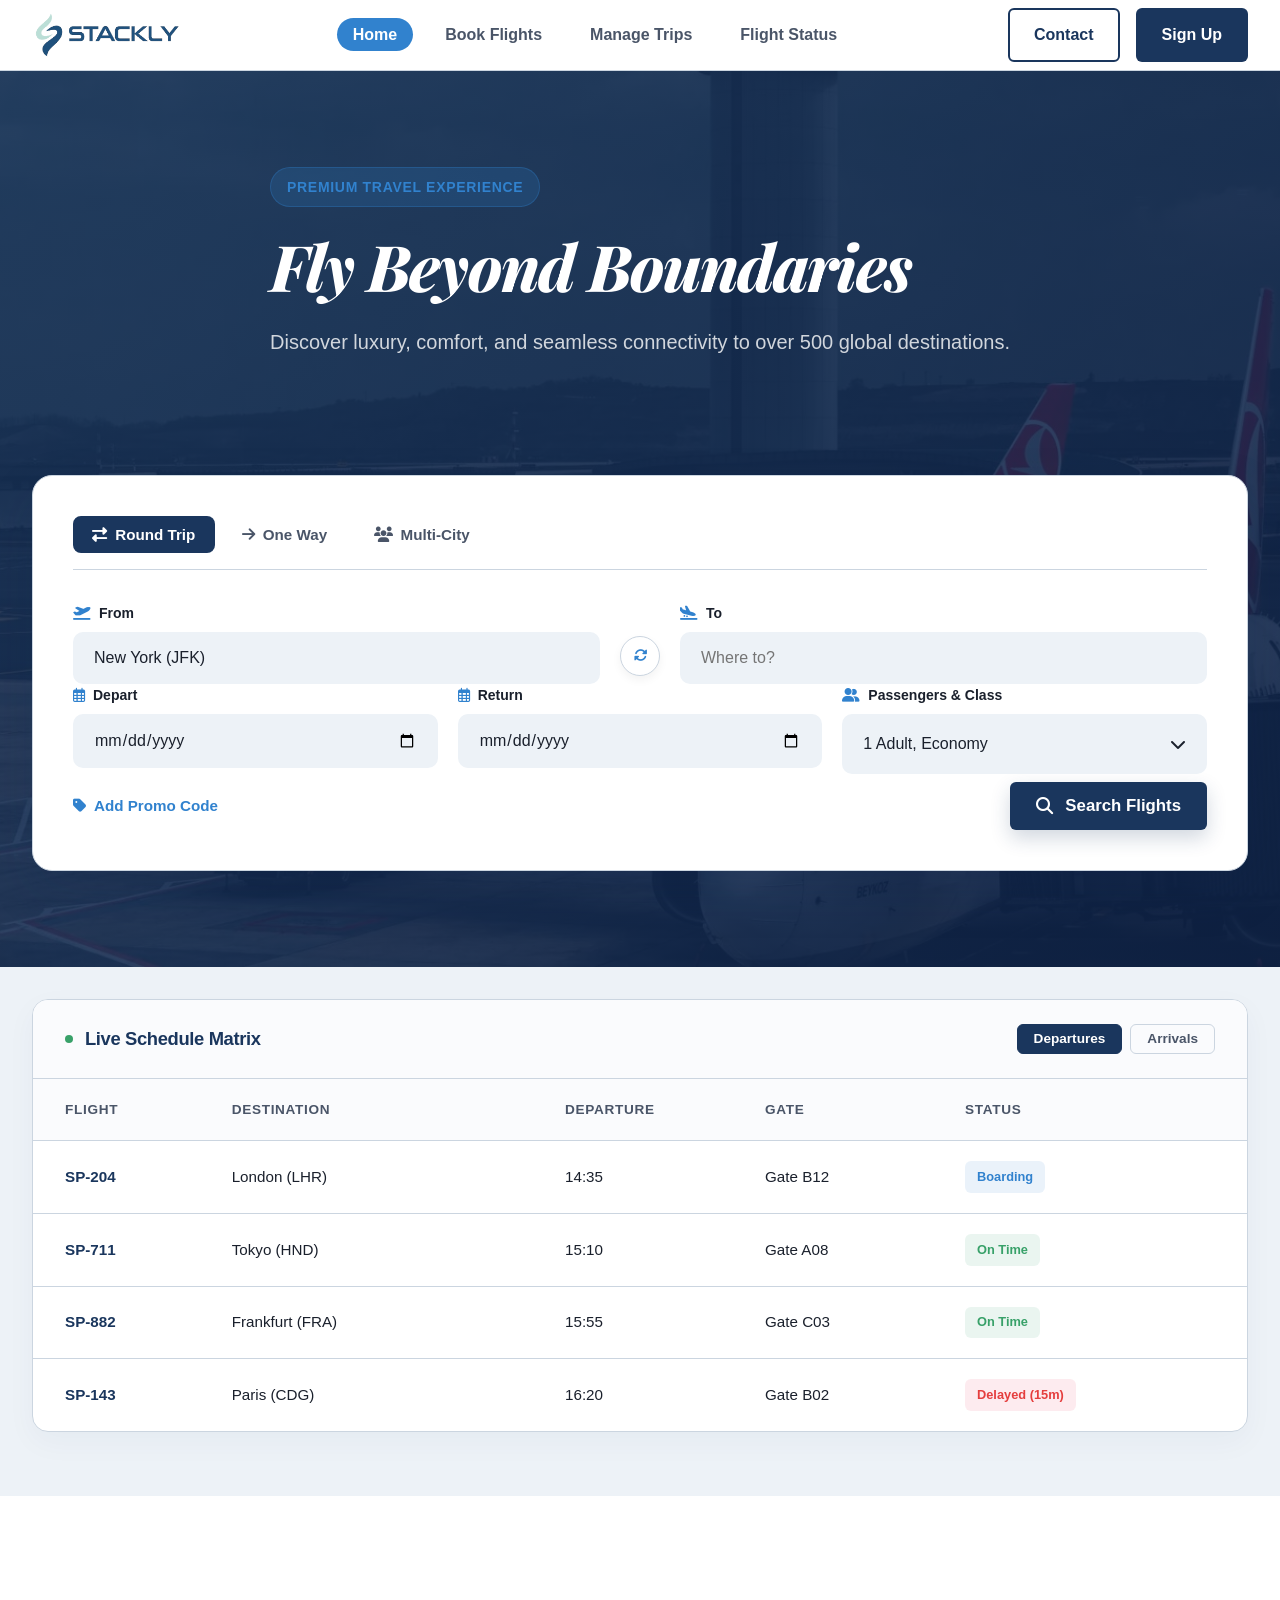
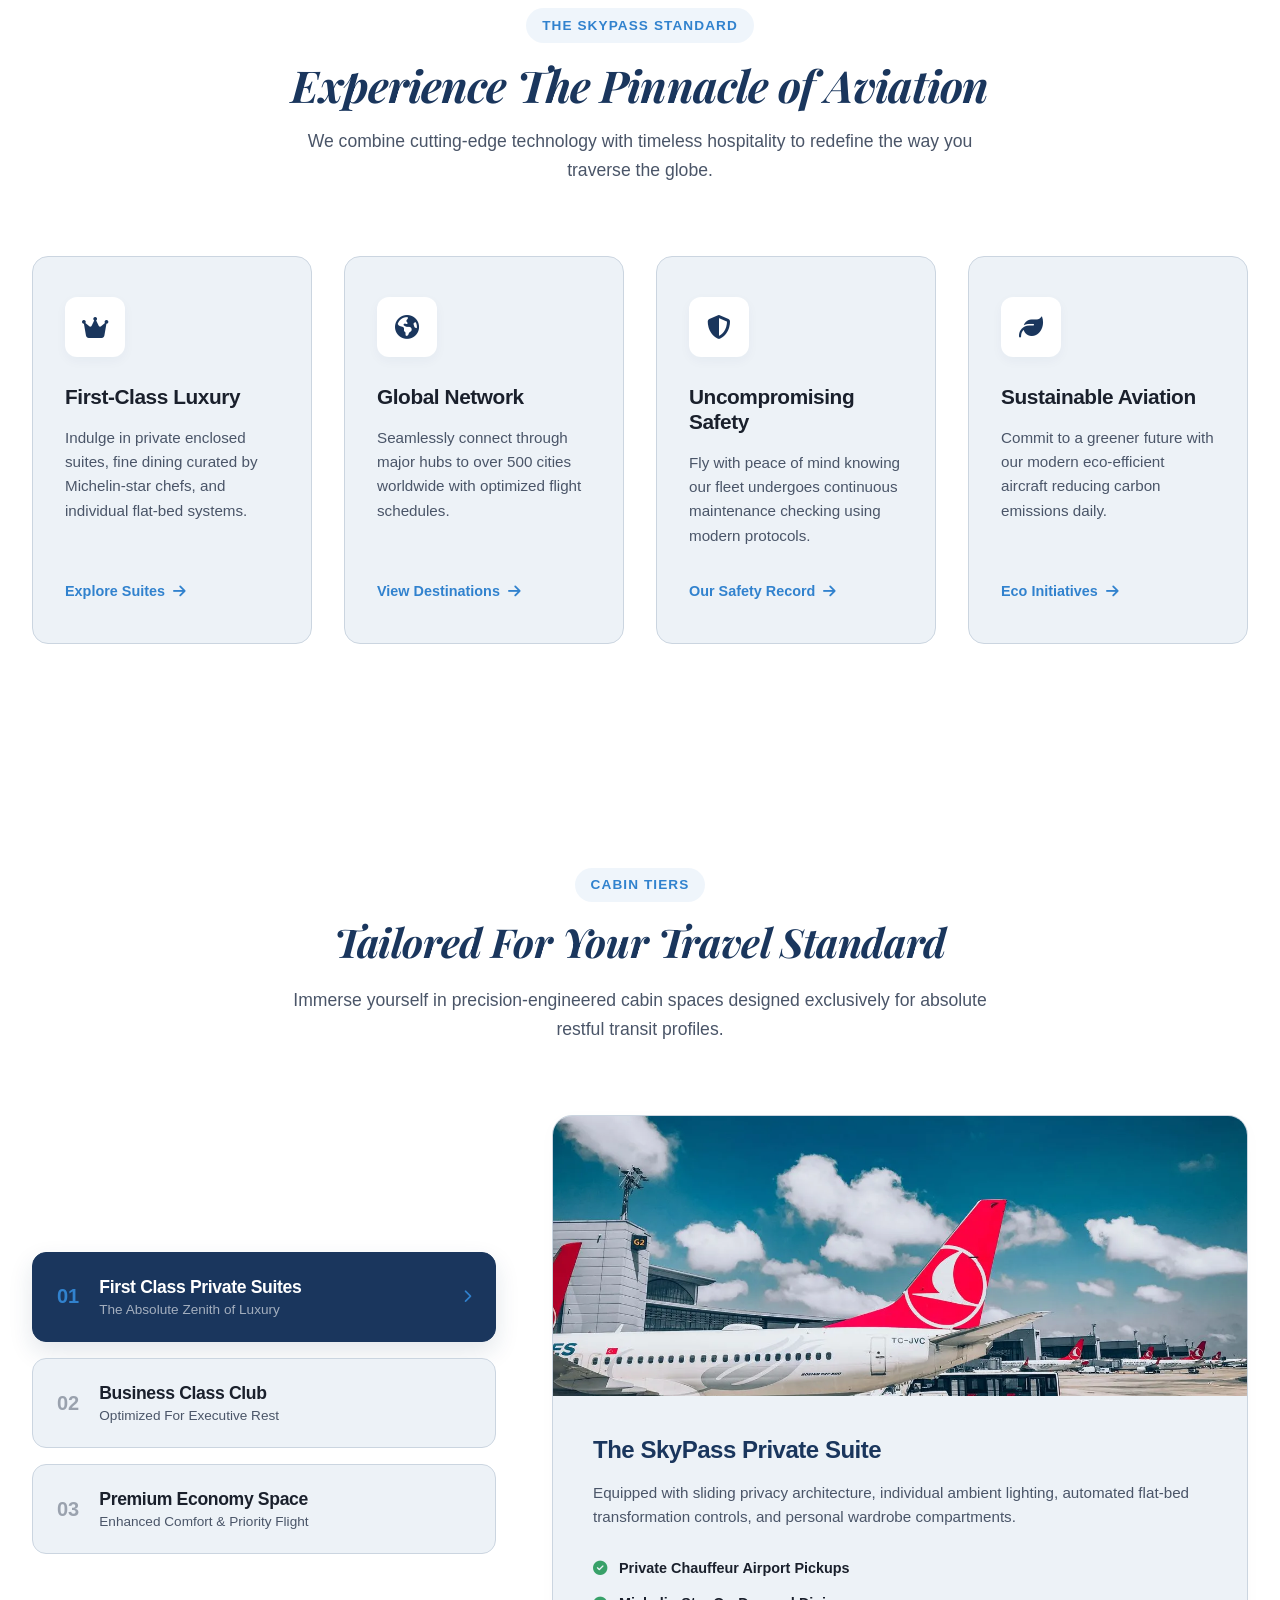
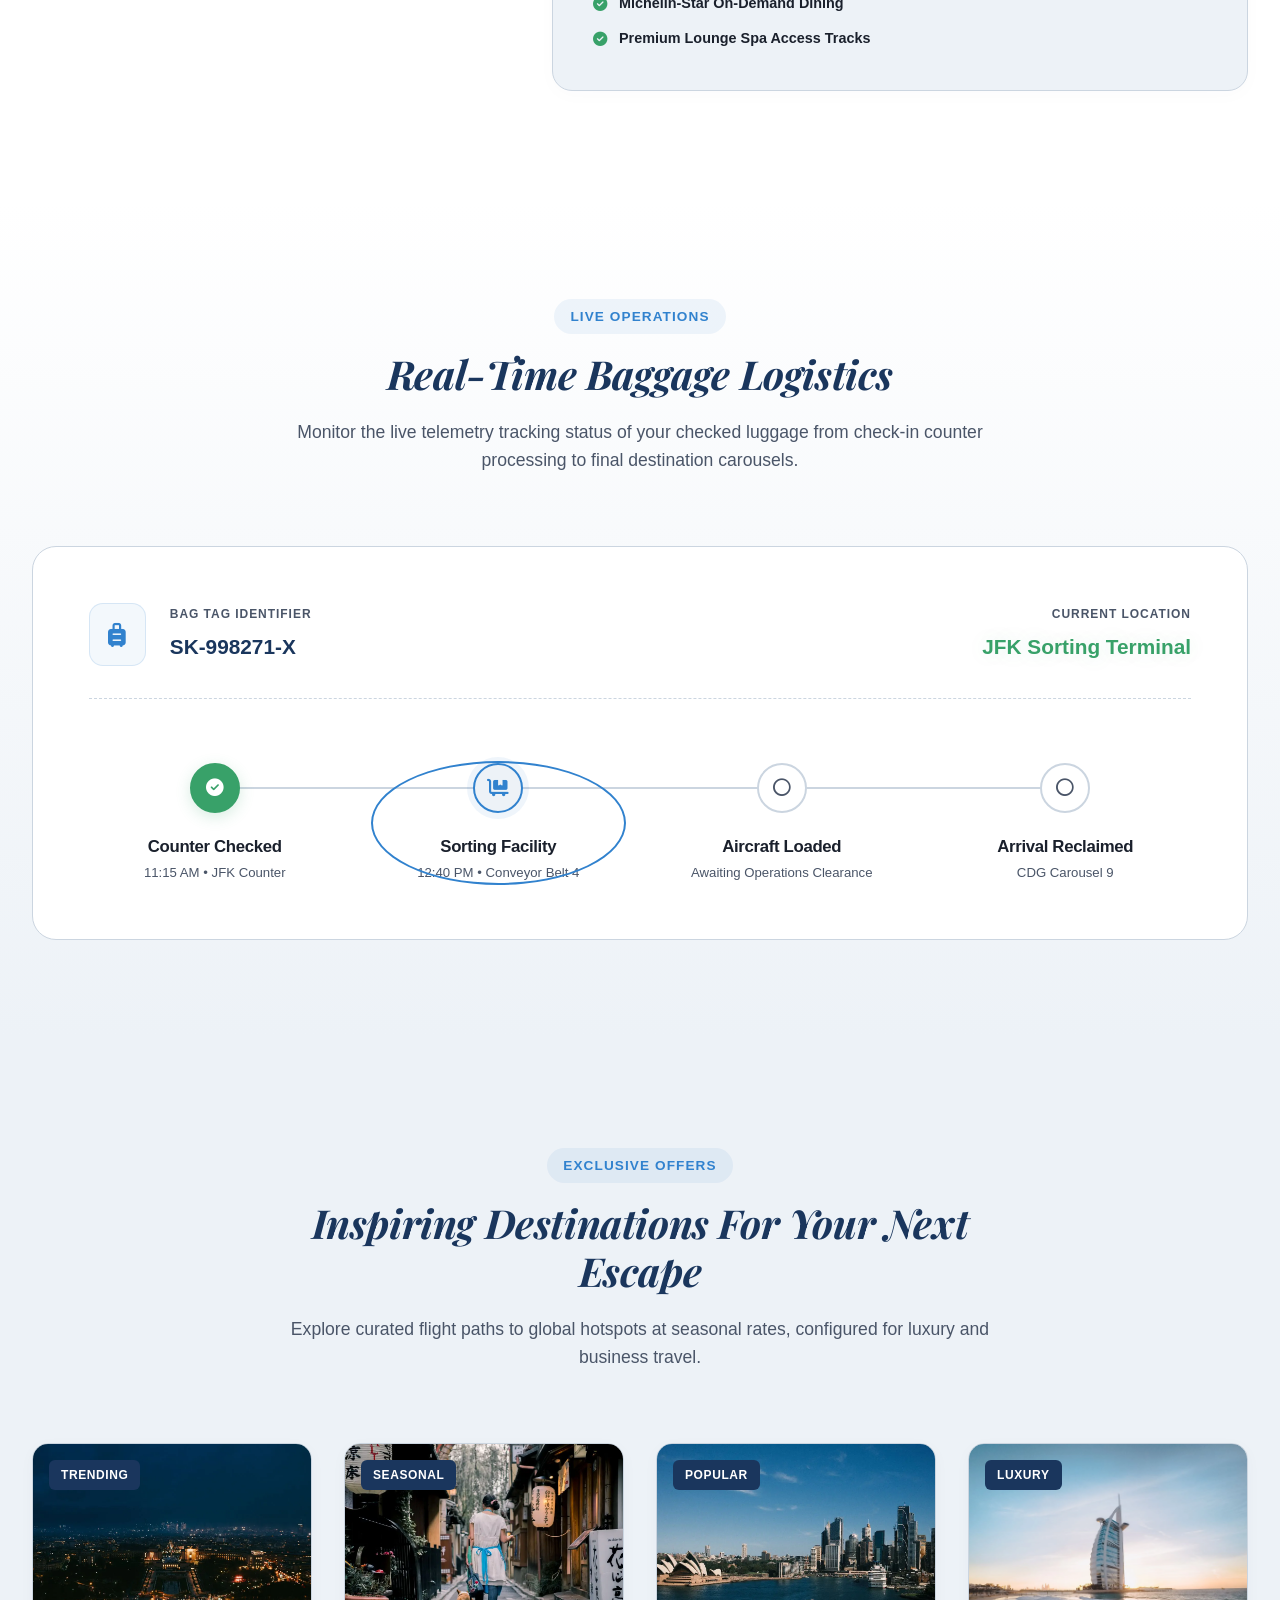
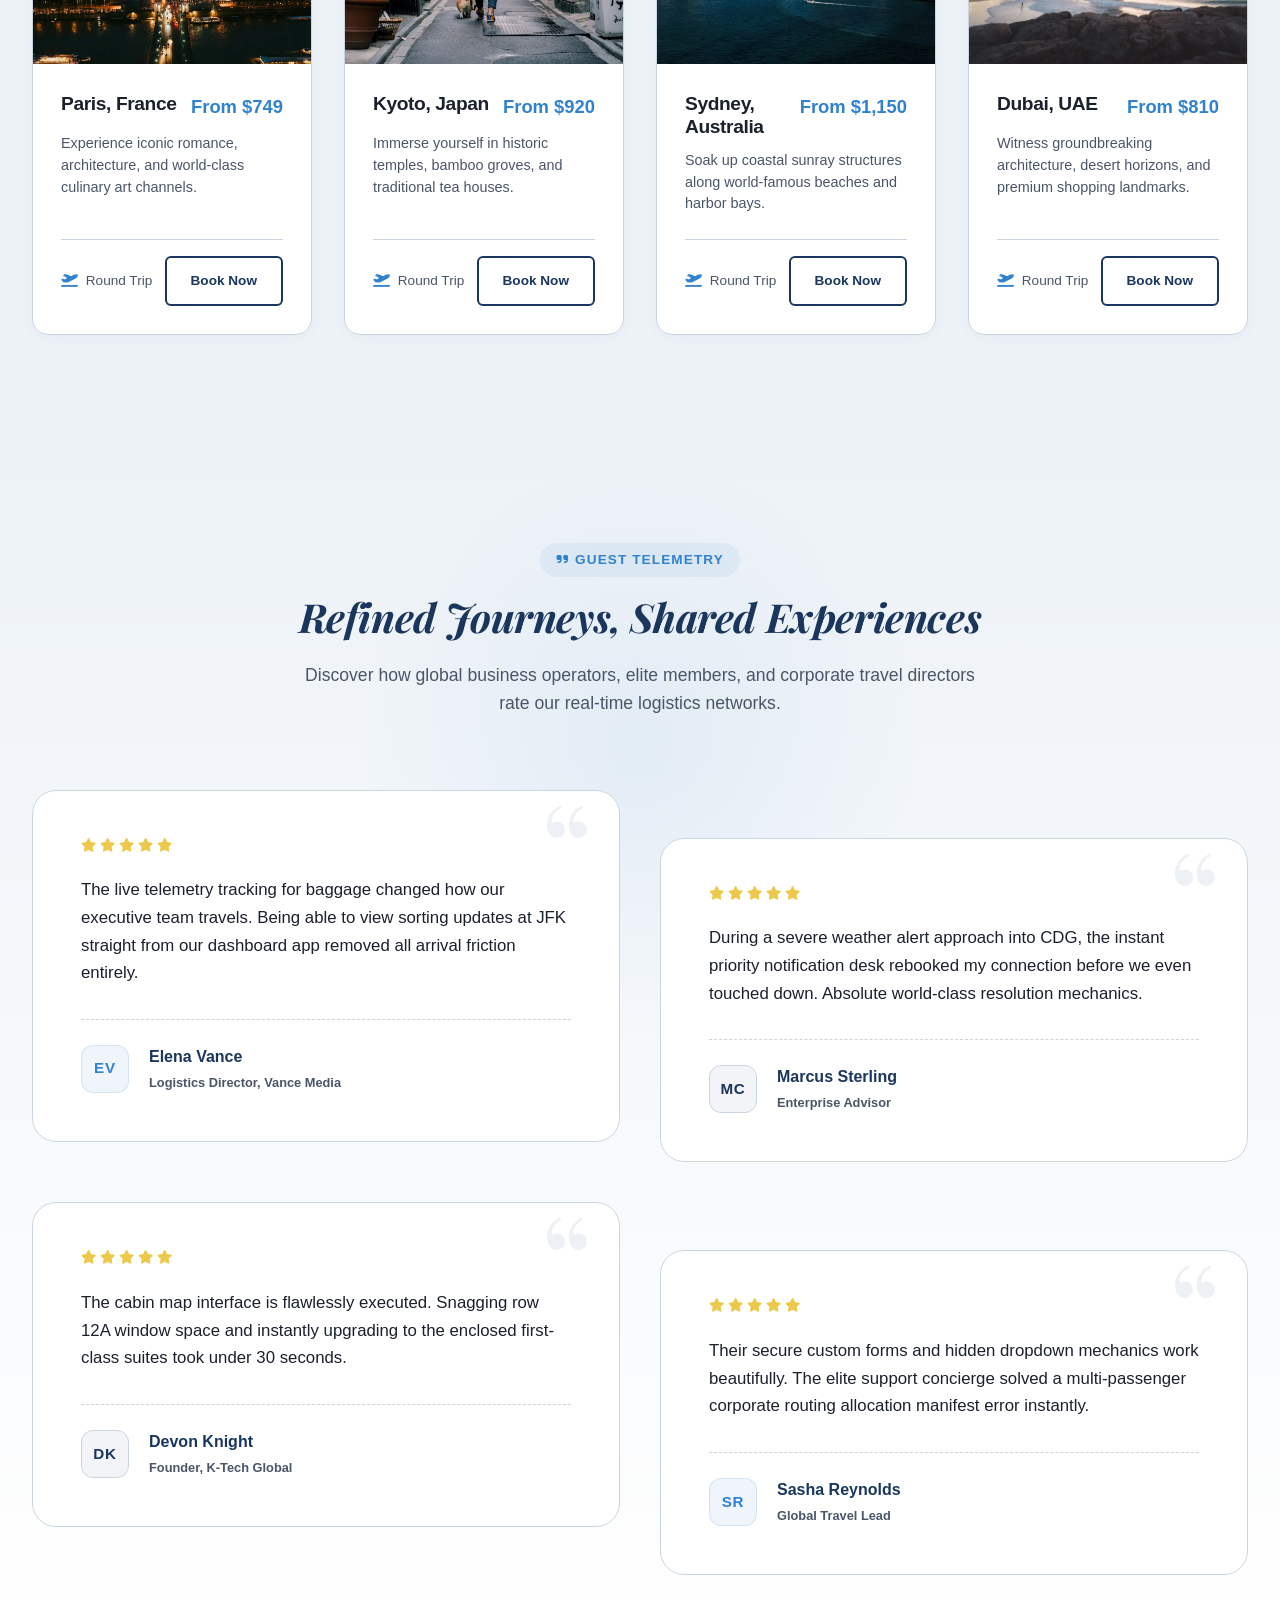
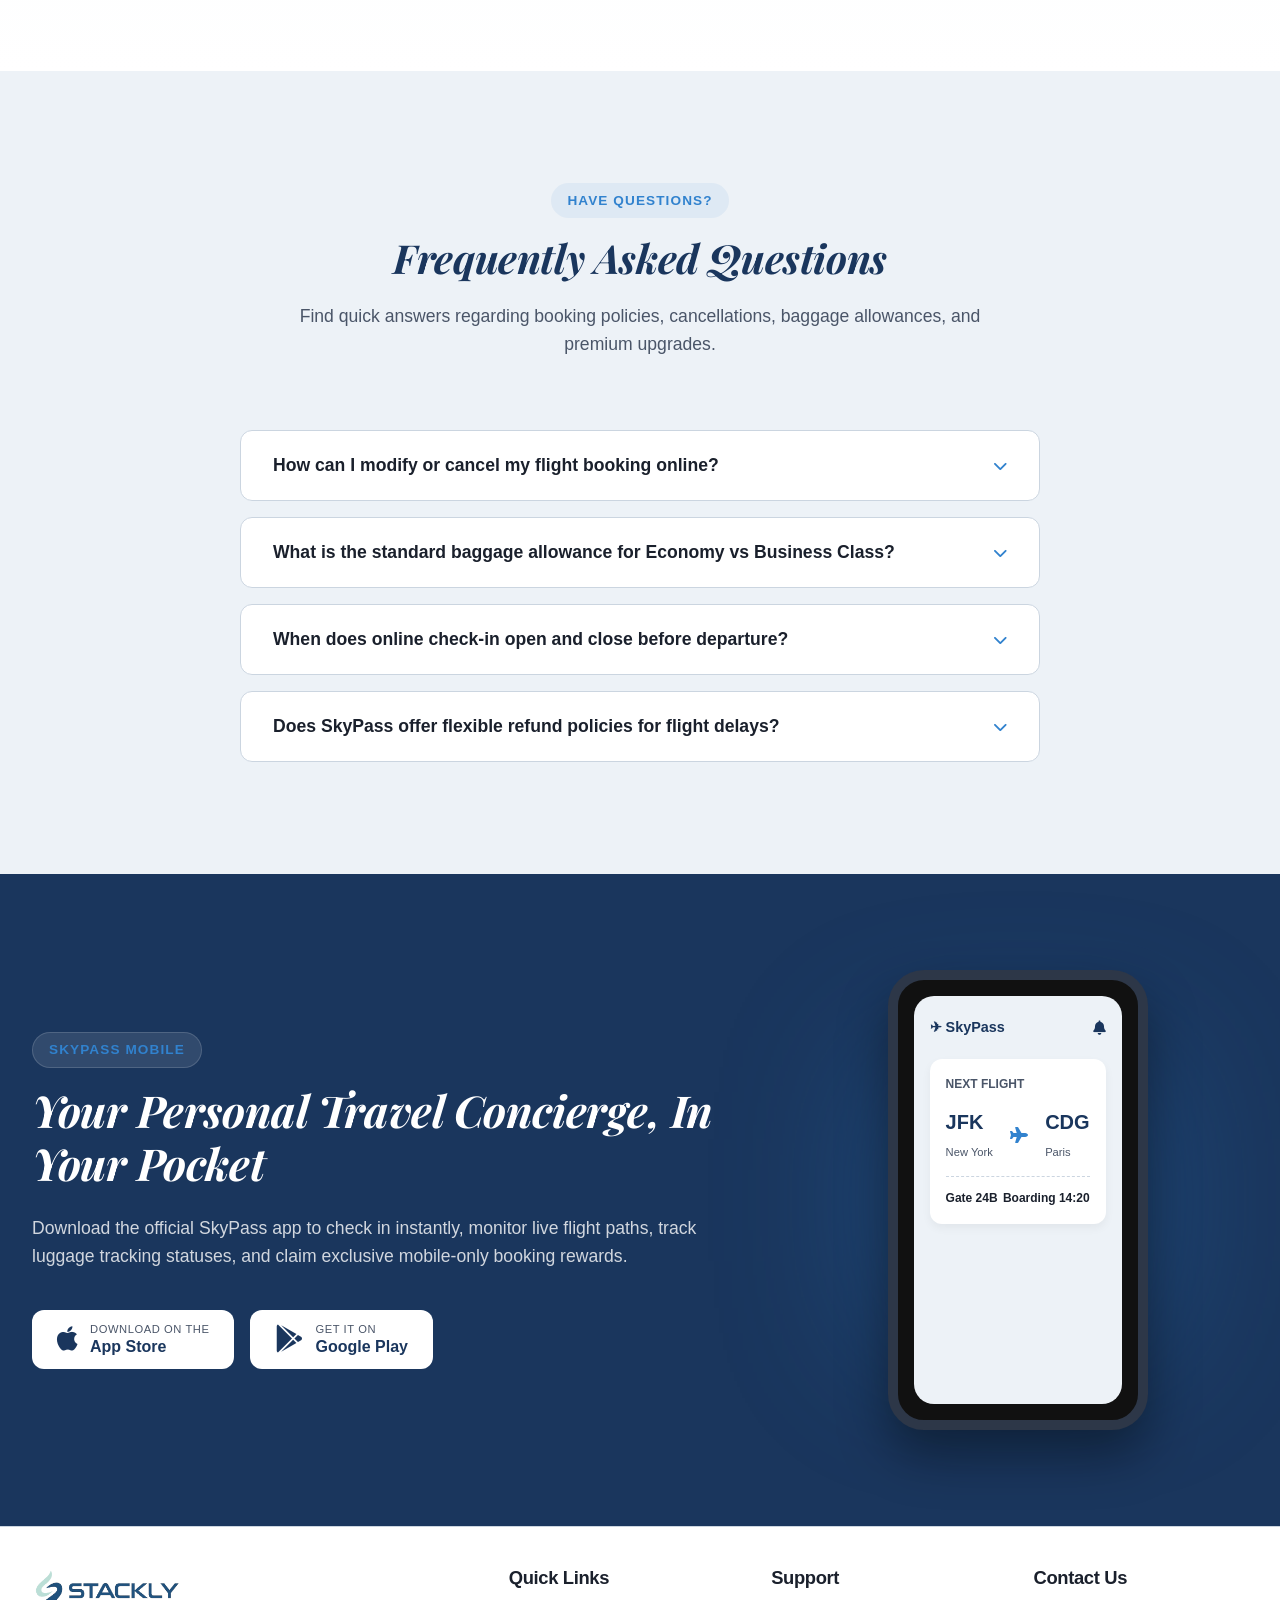
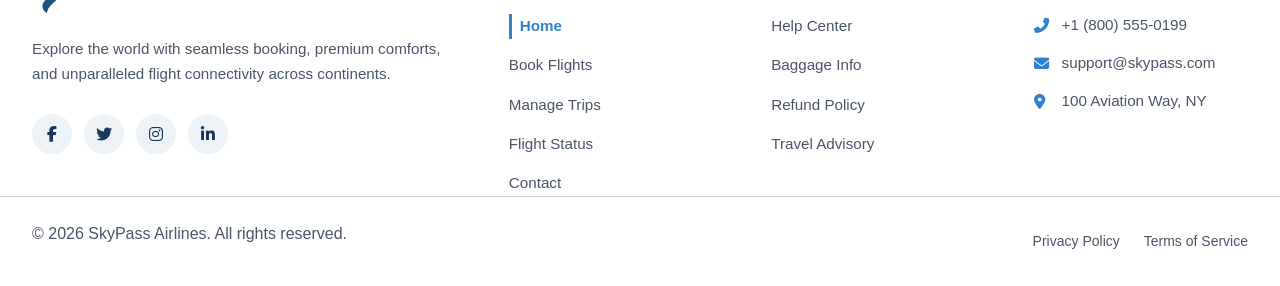
<file: index.html>
<!DOCTYPE html>
<html lang="en">

<head>
  <meta charset="UTF-8">
  <meta name="viewport" content="width=device-width, initial-scale=1.0">
  <title>Airline Ticket Booking</title>
  <link rel="icon" href="./assets/bg remove.webp">

  <link rel="stylesheet" href="style.css">
  <link rel="stylesheet" href="./root.css">

  <link href="https://fonts.googleapis.com/icon?family=Material+Icons" rel="stylesheet">
  <link rel="stylesheet" href="https://cdnjs.cloudflare.com/ajax/libs/font-awesome/6.5.1/css/all.min.css">

  <link rel="stylesheet" href="https://unpkg.com/aos@next/dist/aos.css" />

</head>

<body>

  <header class="site-header style-modern">
    <div class="container header-container">
      <a href="index.html" class="logo">
        <img src="./assets/stackly.webp" alt="logo" width="150px" height="50px">
      </a>

      <nav class="desktop-nav">
        <ul class="nav-list">
          <li><a href="index.html" class="nav-link active">Home</a></li>
          <li><a href="book.html" class="nav-link">Book Flights</a></li>
          <li><a href="trips.html" class="nav-link">Manage Trips</a></li>
          <li><a href="status.html" class="nav-link">Flight Status</a></li>
        </ul>
      </nav>

      <div class="header-actions">
        <a href="contact.html" class="btn btn-secondary">Contact</a>
        <a href="auth.html" class="btn btn-primary">Sign Up</a>
      </div>

      <button class="menu-toggle" aria-label="Toggle navigation menu" aria-expanded="false">
        <span class="hamburger-bar"></span>
        <span class="hamburger-bar"></span>
        <span class="hamburger-bar"></span>
      </button>
    </div>

    <div class="mobile-drawer">
      <nav class="mobile-nav">
        <ul class="mobile-nav-list">
          <li><a href="index.html" class="mobile-nav-link">Home</a></li>
          <li><a href="book.html" class="mobile-nav-link active">Book Flights</a></li>
          <li><a href="trips.html" class="mobile-nav-link">Manage Trips</a></li>
          <li><a href="status.html" class="mobile-nav-link">Flight Status</a></li>
        </ul>
        <div class="mobile-actions">
          <a href="contact.html" class="btn btn-secondary">Contact</a>
          <a href="auth.html" class="btn btn-primary">Sign Up</a>
        </div>
      </nav>
    </div>
  </header>





  <section class="hero-section">
    <div class="hero-overlay"></div>

    <div class="container hero-container">
      <div class="hero-content" data-aos="fade-up" data-aos-duration="1000">
        <span class="hero-badge">Premium Travel Experience</span>
        <div class="hero-text-rotator">

          <div class="slide active">
            <h1>Fly Beyond Boundaries</h1>
            <p>Discover luxury, comfort, and seamless connectivity to over 500 global destinations.</p>
          </div>

          <div class="slide">
            <h1>Unmatched Luxury Awaits</h1>
            <p>Experience award-winning cabin services, gourmet dining, and private suites in the sky.</p>
          </div>

          <div class="slide">
            <h1>Explore Tomorrow's Horizons</h1>
            <p>Book early to unlock exclusive flight rates, flexible bookings, and hidden resort deals.</p>
          </div>

        </div>
      </div>

      <div class="booking-widget" data-aos="fade-up" data-aos-delay="200" data-aos-duration="1000">
        <div class="widget-tabs">
          <button class="tab-btn active"><i class="fas fa-exchange-alt"></i> Round Trip</button>
          <button class="tab-btn" onclick="window.location.href='error.html'"><i class="fas fa-arrow-right"></i> One
            Way</button>
          <button class="tab-btn" onclick="window.location.href='error.html'"><i class="fas fa-users"></i>
            Multi-City</button>
        </div>

        <form class="widget-form" action="error.html" method="GET">
          <div class="form-row inputs-row">
            <div class="input-group">
              <label><i class="fas fa-plane-departure"></i> From</label>
              <input type="text" placeholder="Departure City or Airport" value="New York (JFK)">
            </div>

            <button type="button" class="swap-btn" aria-label="Swap Locations"
              onclick="window.location.href='error.html'">
              <i class="fas fa-sync-alt"></i>
            </button>

            <div class="input-group">
              <label><i class="fas fa-plane-arrival"></i> To</label>
              <input type="text" placeholder="Where to?" required>
            </div>
          </div>

          <div class="form-row dates-row">
            <div class="input-group">
              <label><i class="far fa-calendar-alt"></i> Depart</label>
              <input type="date" required>
            </div>
            <div class="input-group">
              <label><i class="far fa-calendar-alt"></i> Return</label>
              <input type="date" required>
            </div>
            <div class="input-group passenger-class-target-slot">
              <label><i class="fas fa-user-friends"></i> Passengers & Class</label>

              <div class="passenger-dropdown-wrapper">
                <div class="custom-select" onclick="togglePassengerSelect(this, event)">
                  <span id="passengerDisplayLabel">Select</span>
                  <i class="fas fa-chevron-down"></i>
                </div>

                <input type="text" id="passengerValidationBridge" name="passenger_selection" required
                  style="position: absolute; opacity: 0; width: 0; height: 0; pointer-events: none;">

                <div class="custom-passenger-dropdown-card">

                  <div class="counter-row-item">
                    <div class="counter-label-meta">
                      <strong>Adults</strong>
                      <span class="sub-label">Age 12+</span>
                    </div>
                    <div class="counter-controls-core">
                      <button type="button" class="counter-btn"
                        onclick="modifyPassengerCount('adults', -1, event)">-</button>
                      <span id="count-adults" class="count-value-node">1</span>
                      <button type="button" class="counter-btn"
                        onclick="modifyPassengerCount('adults', 1, event)">+</button>
                    </div>
                  </div>

                  <div class="counter-row-item">
                    <div class="counter-label-meta">
                      <strong>Children</strong>
                      <span class="sub-label">Age 2-11</span>
                    </div>
                    <div class="counter-controls-core">
                      <button type="button" class="counter-btn"
                        onclick="modifyPassengerCount('children', -1, event)">-</button>
                      <span id="count-children" class="count-value-node">0</span>
                      <button type="button" class="counter-btn"
                        onclick="modifyPassengerCount('children', 1, event)">+</button>
                    </div>
                  </div>

                  <hr class="dropdown-divider-line">

                  <div class="cabin-class-selector-zone">
                    <span class="class-zone-title">Travel Class Preference</span>
                    <div class="cabin-options-vertical">
                      <label class="premium-radio-row" onclick="selectCabinClass('Economy', event)">
                        <input type="radio" name="cabinClassRadio" value="Economy" checked>
                        <span class="custom-radio-circle"></span>
                        <span class="radio-label-text">Economy</span>
                      </label>
                      <label class="premium-radio-row" onclick="selectCabinClass('Business', event)">
                        <input type="radio" name="cabinClassRadio" value="Business">
                        <span class="custom-radio-circle"></span>
                        <span class="radio-label-text">Business Class</span>
                      </label>
                      <label class="premium-radio-row" onclick="selectCabinClass('First Class', event)">
                        <input type="radio" name="cabinClassRadio" value="First Class">
                        <span class="custom-radio-circle"></span>
                        <span class="radio-label-text">First Class Suite</span>
                      </label>
                    </div>
                  </div>

                </div>
              </div>
            </div>
          </div>

          <div class="widget-footer">
            <div class="promo-code-wrapper">
              <a href="error.html" class="promo-link"><i class="fas fa-tag"></i> Add Promo Code</a>
            </div>
            <button type="submit" class="btn btn-primary search-flights-btn">
              <i class="fas fa-search"></i> Search Flights
            </button>
          </div>
        </form>
      </div>
    </div>
  </section>







  <section class="flight-status-section" data-aos="fade-up" data-aos-duration="1000">
    <div class="container">

      <div class="status-board-container">
        <div class="board-header">
          <div class="header-title">
            <span class="live-dot"></span>
            <h3>Live Schedule Matrix</h3>
          </div>
          <div class="board-filters">
            <button type="button" class="filter-btn active"
              onclick="window.location.href='error.html'">Departures</button>
            <button type="button" class="filter-btn" onclick="window.location.href='error.html'">Arrivals</button>
          </div>
        </div>

        <div class="matrix-table-wrapper">
          <div class="matrix-row matrix-header">
            <div>Flight</div>
            <div>Destination</div>
            <div>Departure</div>
            <div>Gate</div>
            <div>Status</div>
          </div>

          <div class="matrix-row" data-aos="fade-up" data-aos-delay="50">
            <div class="flight-id"><strong>SP-204</strong></div>
            <div class="flight-dest">London (LHR)</div>
            <div class="flight-time">14:35</div>
            <div class="flight-gate">Gate B12</div>
            <div><span class="status-badge status-boarding">Boarding</span></div>
          </div>

          <div class="matrix-row" data-aos="fade-up" data-aos-delay="100">
            <div class="flight-id"><strong>SP-711</strong></div>
            <div class="flight-dest">Tokyo (HND)</div>
            <div class="flight-time">15:10</div>
            <div class="flight-gate">Gate A08</div>
            <div><span class="status-badge status-ontime">On Time</span></div>
          </div>

          <div class="matrix-row" data-aos="fade-up" data-aos-delay="150">
            <div class="flight-id"><strong>SP-882</strong></div>
            <div class="flight-dest">Frankfurt (FRA)</div>
            <div class="flight-time">15:55</div>
            <div class="flight-gate">Gate C03</div>
            <div><span class="status-badge status-ontime">On Time</span></div>
          </div>

          <div class="matrix-row" data-aos="fade-up" data-aos-delay="200">
            <div class="flight-id"><strong>SP-143</strong></div>
            <div class="flight-dest">Paris (CDG)</div>
            <div class="flight-time">16:20</div>
            <div class="flight-gate">Gate B02</div>
            <div><span class="status-badge status-delayed">Delayed (15m)</span></div>
          </div>
        </div>

      </div>

    </div>
  </section>







  <section class="features-section">
    <div class="container">

      <div class="section-header" data-aos="fade-up" data-aos-duration="1000">
        <span class="section-badge">The SkyPass Standard</span>
        <h1>Experience The Pinnacle of Aviation</h1>
        <p>We combine cutting-edge technology with timeless hospitality to redefine the way you traverse the
          globe.</p>
      </div>

      <div class="features-grid">

        <div class="feature-card" data-aos="fade-up" data-aos-delay="0" data-aos-duration="1000">
          <div class="card-icon-wrapper">
            <i class="fas fa-crown"></i>
          </div>
          <h3>First-Class Luxury</h3>
          <p>Indulge in private enclosed suites, fine dining curated by Michelin-star chefs, and individual
            flat-bed systems.</p>
          <a href="error.html" class="card-link">Explore Suites <i class="fas fa-arrow-right"></i></a>
        </div>

        <div class="feature-card" data-aos="fade-up" data-aos-delay="100" data-aos-duration="1000">
          <div class="card-icon-wrapper">
            <i class="fas fa-globe-americas"></i>
          </div>
          <h3>Global Network</h3>
          <p>Seamlessly connect through major hubs to over 500 cities worldwide with optimized flight
            schedules.</p>
          <a href="error.html" class="card-link">View Destinations <i class="fas fa-arrow-right"></i></a>
        </div>

        <div class="feature-card" data-aos="fade-up" data-aos-delay="200" data-aos-duration="1000">
          <div class="card-icon-wrapper">
            <i class="fas fa-shield-alt"></i>
          </div>
          <h3>Uncompromising Safety</h3>
          <p>Fly with peace of mind knowing our fleet undergoes continuous maintenance checking using modern
            protocols.</p>
          <a href="error.html" class="card-link">Our Safety Record <i class="fas fa-arrow-right"></i></a>
        </div>

        <div class="feature-card" data-aos="fade-up" data-aos-delay="300" data-aos-duration="1000">
          <div class="card-icon-wrapper">
            <i class="fas fa-leaf"></i>
          </div>
          <h3>Sustainable Aviation</h3>
          <p>Commit to a greener future with our modern eco-efficient aircraft reducing carbon emissions
            daily.</p>
          <a href="error.html" class="card-link">Eco Initiatives <i class="fas fa-arrow-right"></i></a>
        </div>

      </div>

    </div>
  </section>








  <section class="class-showcase-section">
    <div class="container">

      <div class="section-header" data-aos="fade-up" data-aos-duration="1000">
        <span class="section-badge">Cabin Tiers</span>
        <h2>Tailored For Your Travel Standard</h2>
        <p>Immerse yourself in precision-engineered cabin spaces designed exclusively for absolute restful transit
          profiles.</p>
      </div>

      <div class="showcase-container" data-aos="fade-up" data-aos-delay="100" data-aos-duration="1000">

        <div class="showcase-sidebar">
          <button type="button" class="tier-selector-btn active">
            <span class="tier-number">01</span>
            <div class="tier-title-block">
              <h4>First Class Private Suites</h4>
              <span>The Absolute Zenith of Luxury</span>
            </div>
            <i class="fas fa-chevron-right"></i>
          </button>

          <button type="button" class="tier-selector-btn" onclick="window.location.href='error.html'">
            <span class="tier-number">02</span>
            <div class="tier-title-block">
              <h4>Business Class Club</h4>
              <span>Optimized For Executive Rest</span>
            </div>
            <i class="fas fa-chevron-right"></i>
          </button>

          <button type="button" class="tier-selector-btn" onclick="window.location.href='error.html'">
            <span class="tier-number">03</span>
            <div class="tier-title-block">
              <h4>Premium Economy Space</h4>
              <span>Enhanced Comfort & Priority Flight</span>
            </div>
            <i class="fas fa-chevron-right"></i>
          </button>
        </div>

        <div class="showcase-display-panel">
          <div class="display-img-wrapper">
            <img src="./assets/img 1.webp" alt="First Class Suite">
          </div>
          <div class="display-details-content">
            <h3>The SkyPass Private Suite</h3>
            <p>Equipped with sliding privacy architecture, individual ambient lighting, automated flat-bed
              transformation controls, and personal wardrobe compartments.</p>
            <ul class="display-perks-list">
              <li><i class="fas fa-check-circle"></i> Private Chauffeur Airport Pickups</li>
              <li><i class="fas fa-check-circle"></i> Michelin-Star On-Demand Dining</li>
              <li><i class="fas fa-check-circle"></i> Premium Lounge Spa Access Tracks</li>
            </ul>
          </div>
        </div>

      </div>

    </div>
  </section>









  <section class="baggage-tracking-section" data-aos="fade-up" data-aos-duration="1000">
    <div class="container baggage-container">

      <div class="section-header" data-aos="fade-up" data-aos-duration="1000">
        <span class="section-badge">Live Operations</span>
        <h2>Real-Time Baggage Logistics</h2>
        <p>Monitor the live telemetry tracking status of your checked luggage from check-in counter processing to final
          destination carousels.</p>
      </div>

      <!-- Live Tracking Timeline Core -->
      <div class="baggage-tracking-card card-shadow-velvet card-glow-border">

        <div class="baggage-meta-header">
          <div class="baggage-id-block">
            <i class="fas fa-suitcase-rolling"></i>
            <div>
              <span>Bag Tag Identifier</span>
              <strong>SK-998271-X</strong>
            </div>
          </div>
          <div class="baggage-eta-block">
            <span>Current Location</span>
            <strong class="location-highlight">JFK Sorting Terminal</strong>
          </div>
        </div>

        <!-- Structural Progress Track Grid -->
        <div class="baggage-timeline-flow">

          <!-- Step 1: Completed -->
          <div class="flow-step step-completed">
            <div class="icon-node">
              <i class="fas fa-check-circle"></i>
            </div>
            <div class="step-label">
              <h5>Counter Checked</h5>
              <p>11:15 AM • JFK Counter</p>
            </div>
          </div>

          <!-- Step 2: Active / Current -->
          <div class="flow-step step-active">
            <div class="icon-node">
              <span class="pulse-beacon"></span>
              <i class="fas fa-dolly-flatbed"></i>
            </div>
            <div class="step-label">
              <h5>Sorting Facility</h5>
              <p>12:40 PM • Conveyor Belt 4</p>
            </div>
          </div>

          <!-- Step 3: Pending -->
          <div class="flow-step step-pending">
            <div class="icon-node">
              <i class="far fa-circle"></i>
            </div>
            <div class="step-label">
              <h5>Aircraft Loaded</h5>
              <p>Awaiting Operations Clearance</p>
            </div>
          </div>

          <!-- Step 4: Pending -->
          <div class="flow-step step-pending">
            <div class="icon-node">
              <i class="far fa-circle"></i>
            </div>
            <div class="step-label">
              <h5>Arrival Reclaimed</h5>
              <p>CDG Carousel 9</p>
            </div>
          </div>

        </div>

      </div>

    </div>
  </section>








  <section class="destinations-section">
    <div class="container">

      <div class="section-header" data-aos="fade-up" data-aos-duration="1000">
        <span class="section-badge">Exclusive Offers</span>
        <h2>Inspiring Destinations For Your Next Escape</h2>
        <p>Explore curated flight paths to global hotspots at seasonal rates, configured for luxury and business travel.
        </p>
      </div>

      <div class="destinations-grid">

        <div class="dest-card" data-aos="fade-up" data-aos-delay="0" data-aos-duration="1000">
          <div class="dest-img-wrapper">
            <img src="./assets/france.webp" alt="Paris">
            <span class="dest-tag">Trending</span>
          </div>
          <div class="dest-info">
            <div class="dest-meta">
              <h3>Paris, France</h3>
              <span class="dest-price">From $749</span>
            </div>
            <p>Experience iconic romance, architecture, and world-class culinary art channels.</p>
            <div class="dest-footer">
              <span class="flight-type"><i class="fas fa-plane-departure"></i> Round Trip</span>
              <a href="error.html" class="btn btn-secondary btn-sm">Book Now</a>
            </div>
          </div>
        </div>

        <div class="dest-card" data-aos="fade-up" data-aos-delay="100" data-aos-duration="1000">
          <div class="dest-img-wrapper">
            <img src="./assets/japan.webp" alt="Kyoto">
            <span class="dest-tag">Seasonal</span>
          </div>
          <div class="dest-info">
            <div class="dest-meta">
              <h3>Kyoto, Japan</h3>
              <span class="dest-price">From $920</span>
            </div>
            <p>Immerse yourself in historic temples, bamboo groves, and traditional tea houses.</p>
            <div class="dest-footer">
              <span class="flight-type"><i class="fas fa-plane-departure"></i> Round Trip</span>
              <a href="error.html" class="btn btn-secondary btn-sm">Book Now</a>
            </div>
          </div>
        </div>

        <div class="dest-card" data-aos="fade-up" data-aos-delay="200" data-aos-duration="1000">
          <div class="dest-img-wrapper">
            <img src="./assets/australia.webp" alt="Sydney">
            <span class="dest-tag">Popular</span>
          </div>
          <div class="dest-info">
            <div class="dest-meta">
              <h3>Sydney, Australia</h3>
              <span class="dest-price">From $1,150</span>
            </div>
            <p>Soak up coastal sunray structures along world-famous beaches and harbor bays.</p>
            <div class="dest-footer">
              <span class="flight-type"><i class="fas fa-plane-departure"></i> Round Trip</span>
              <a href="error.html" class="btn btn-secondary btn-sm">Book Now</a>
            </div>
          </div>
        </div>

        <div class="dest-card" data-aos="fade-up" data-aos-delay="300" data-aos-duration="1000">
          <div class="dest-img-wrapper">
            <img src="./assets/uae.webp" alt="Dubai">
            <span class="dest-tag">Luxury</span>
          </div>
          <div class="dest-info">
            <div class="dest-meta">
              <h3>Dubai, UAE</h3>
              <span class="dest-price">From $810</span>
            </div>
            <p>Witness groundbreaking architecture, desert horizons, and premium shopping landmarks.</p>
            <div class="dest-footer">
              <span class="flight-type"><i class="fas fa-plane-departure"></i> Round Trip</span>
              <a href="error.html" class="btn btn-secondary btn-sm">Book Now</a>
            </div>
          </div>
        </div>

      </div>

    </div>
  </section>






  <section class="premium-testimonials-section" data-aos="fade-up" data-aos-duration="1000">
    <div class="testimonial-ambient-glow"></div>
    <div class="container testimonial-matrix-container">

      <!-- Premium Section Header Header Layer -->
      <div class="section-header" data-aos="fade-up" data-aos-duration="1000">
        <span class="section-badge"><i class="fas fa-quote-right"></i> Guest Telemetry</span>
        <h2>Refined Journeys, Shared Experiences</h2>
        <p>Discover how global business operators, elite members, and corporate travel directors rate our real-time
          logistics networks.</p>
      </div>

      <!-- Asymmetric Grid Matrix Housing 4 Testimonials -->
      <div class="testimonial-asymmetric-matrix">

        <!-- Testimonial 1: Elite Corporate Tier -->
        <div class="testimonial-luxe-card card-shadow-velvet card-glow-border featured-item" data-aos="zoom-in-up"
          data-aos-delay="100">
          <div class="quote-graphic-mark">“</div>
          <div class="card-inner-flow">
            <div class="testimonial-rating-stars">
              <i class="fas fa-star"></i><i class="fas fa-star"></i><i class="fas fa-star"></i><i
                class="fas fa-star"></i><i class="fas fa-star"></i>
            </div>
            <p class="testimonial-review-text">The live telemetry tracking for baggage changed how our executive team
              travels. Being able to view sorting updates at JFK straight from our dashboard app removed all arrival
              friction entirely.</p>
            <div class="reviewer-profile-footer">
              <div class="avatar-housing">
                <div class="avatar-initials tier-elite">EV</div>
              </div>
              <div class="reviewer-meta-details">
                <strong>Elena Vance</strong>
                <span>Logistics Director, Vance Media</span>
              </div>
            </div>
          </div>
        </div>

        <!-- Testimonial 2: Flight Status Tracking User -->
        <div class="testimonial-luxe-card card-shadow-velvet card-glow-border" data-aos="zoom-in-up"
          data-aos-delay="200">
          <div class="quote-graphic-mark">“</div>
          <div class="card-inner-flow">
            <div class="testimonial-rating-stars">
              <i class="fas fa-star"></i><i class="fas fa-star"></i><i class="fas fa-star"></i><i
                class="fas fa-star"></i><i class="fas fa-star"></i>
            </div>
            <p class="testimonial-review-text">During a severe weather alert approach into CDG, the instant priority
              notification desk rebooked my connection before we even touched down. Absolute world-class resolution
              mechanics.</p>
            <div class="reviewer-profile-footer">
              <div class="avatar-housing">
                <div class="avatar-initials tier-club">MC</div>
              </div>
              <div class="reviewer-meta-details">
                <strong>Marcus Sterling</strong>
                <span>Enterprise Advisor</span>
              </div>
            </div>
          </div>
        </div>

        <!-- Testimonial 3: Premium Seat Allocation User -->
        <div class="testimonial-luxe-card card-shadow-velvet card-glow-border" data-aos="zoom-in-up"
          data-aos-delay="300">
          <div class="quote-graphic-mark">“</div>
          <div class="card-inner-flow">
            <div class="testimonial-rating-stars">
              <i class="fas fa-star"></i><i class="fas fa-star"></i><i class="fas fa-star"></i><i
                class="fas fa-star"></i><i class="fas fa-star"></i>
            </div>
            <p class="testimonial-review-text">The cabin map interface is flawlessly executed. Snagging row 12A window
              space and instantly upgrading to the enclosed first-class suites took under 30 seconds.</p>
            <div class="reviewer-profile-footer">
              <div class="avatar-housing">
                <div class="avatar-initials tier-club">DK</div>
              </div>
              <div class="reviewer-meta-details">
                <strong>Devon Knight</strong>
                <span>Founder, K-Tech Global</span>
              </div>
            </div>
          </div>
        </div>

        <!-- Testimonial 4: Global Concierge User -->
        <div class="testimonial-luxe-card card-shadow-velvet card-glow-border featured-item" data-aos="zoom-in-up"
          data-aos-delay="400">
          <div class="quote-graphic-mark">“</div>
          <div class="card-inner-flow">
            <div class="testimonial-rating-stars">
              <i class="fas fa-star"></i><i class="fas fa-star"></i><i class="fas fa-star"></i><i
                class="fas fa-star"></i><i class="fas fa-star"></i>
            </div>
            <p class="testimonial-review-text">Their secure custom forms and hidden dropdown mechanics work beautifully.
              The elite support concierge solved a multi-passenger corporate routing allocation manifest error
              instantly.</p>
            <div class="reviewer-profile-footer">
              <div class="avatar-housing">
                <div class="avatar-initials tier-elite">SR</div>
              </div>
              <div class="reviewer-meta-details">
                <strong>Sasha Reynolds</strong>
                <span>Global Travel Lead</span>
              </div>
            </div>
          </div>
        </div>

      </div>

    </div>
  </section>









  <section class="faq-section" data-aos="fade-up" data-aos-duration="1000">
    <div class="container">

      <div class="section-header">
        <span class="section-badge">Have Questions?</span>
        <h2>Frequently Asked Questions</h2>
        <p>Find quick answers regarding booking policies, cancellations, baggage allowances, and premium upgrades.</p>
      </div>

      <div class="faq-accordion-container">

        <div class="faq-item" data-aos="fade-up" data-aos-delay="50">
          <button class="faq-trigger" aria-expanded="false">
            <span>How can I modify or cancel my flight booking online?</span>
            <i class="fas fa-chevron-down"></i>
          </button>
          <div class="faq-content">
            <div class="faq-content-inner">
              <p>You can easily modify your travel dates, flight paths, or cancel your ticket completely by visiting the
                "Manage Trips" section in the navigation bar. Log into your account or enter your unique booking
                reference code along with your last name to initiate flexible structural changes.</p>
            </div>
          </div>
        </div>

        <div class="faq-item" data-aos="fade-up" data-aos-delay="100">
          <button class="faq-trigger" aria-expanded="false">
            <span>What is the standard baggage allowance for Economy vs Business Class?</span>
            <i class="fas fa-chevron-down"></i>
          </button>
          <div class="faq-content">
            <div class="faq-content-inner">
              <p>Economy Class tickets generally include 1 personal item and 1 standard carry-on bag up to 7kg, with
                checked bag options depending on your fare tier. Business and First-Class bookings grant complimentary
                access to 2 checked bags up to 32kg each, alongside priority track tags.</p>
            </div>
          </div>
        </div>

        <div class="faq-item" data-aos="fade-up" data-aos-delay="150">
          <button class="faq-trigger" aria-expanded="false">
            <span>When does online check-in open and close before departure?</span>
            <i class="fas fa-chevron-down"></i>
          </button>
          <div class="faq-content">
            <div class="faq-content-inner">
              <p>Online check-in opens exactly 24 hours prior to your scheduled flight departure time and closes 90
                minutes before the wheels go up for international flights. You can download digital boarding passes
                directly to your phone tracking wallet.</p>
            </div>
          </div>
        </div>

        <div class="faq-item" data-aos="fade-up" data-aos-delay="200">
          <button class="faq-trigger" aria-expanded="false">
            <span>Does SkyPass offer flexible refund policies for flight delays?</span>
            <i class="fas fa-chevron-down"></i>
          </button>
          <div class="faq-content">
            <div class="faq-content-inner">
              <p>Yes, if your flight path is cancelled or delayed by more than 3 hours due to scheduling issues, you
                qualify for full cash refunds or complimentary rebooking onto the next available operations track
                without paying any fare difference fees.</p>
            </div>
          </div>
        </div>

      </div>

    </div>
  </section>








  <section class="cta-section" data-aos="fade-up" data-aos-duration="1000">
    <div class="container cta-container">

      <div class="cta-content" data-aos="fade-right" data-aos-delay="100" data-aos-duration="1000">
        <span class="section-badge">SkyPass Mobile</span>
        <h2>Your Personal Travel Concierge, In Your Pocket</h2>
        <p>Download the official SkyPass app to check in instantly, monitor live flight paths, track luggage tracking
          statuses, and claim exclusive mobile-only booking rewards.</p>

        <div class="app-badges">
          <a href="error.html" class="app-btn">
            <i class="fab fa-apple"></i>
            <div class="app-btn-text">
              <span>Download on the</span>
              <strong>App Store</strong>
            </div>
          </a>
          <a href="error.html" class="app-btn">
            <i class="fab fa-google-play"></i>
            <div class="app-btn-text">
              <span>GET IT ON</span>
              <strong>Google Play</strong>
            </div>
          </a>
        </div>
      </div>

      <div class="cta-visual" data-aos="fade-left" data-aos-delay="200" data-aos-duration="1000">
        <div class="visual-glow"></div>
        <div class="phone-mockup">
          <div class="phone-screen">
            <div class="app-header">
              <span class="app-logo">✈ SkyPass</span>
              <i class="fas fa-bell"></i>
            </div>
            <div class="app-card">
              <span class="card-title">Next Flight</span>
              <div class="ticket-route">
                <div>
                  <strong>JFK</strong>
                  <span>New York</span>
                </div>
                <i class="fas fa-plane"></i>
                <div>
                  <strong>CDG</strong>
                  <span>Paris</span>
                </div>
              </div>
              <div class="ticket-meta">
                <span>Gate 24B</span>
                <span>Boarding 14:20</span>
              </div>
            </div>
          </div>
        </div>
      </div>

    </div>
  </section>







  <footer class="site-footer style-modern-corporate">
    <div class="container footer-container">

      <div class="footer-brand-section">
        <a href="index.html" class="footer-logo">
          <img src="./assets/stackly.webp" alt="logo" width="150px" height="50px">
        </a>
        <p class="footer-brand-desc">
          Explore the world with seamless booking, premium comforts, and unparalleled flight connectivity
          across continents.
        </p>
        <div class="footer-socials">
          <a href="error.html" class="social-icon" aria-label="Facebook"><i class="fab fa-facebook-f"></i></a>
          <a href="error.html" class="social-icon" aria-label="Twitter"><i class="fab fa-twitter"></i></a>
          <a href="error.html" class="social-icon" aria-label="Instagram"><i class="fab fa-instagram"></i></a>
          <a href="error.html" class="social-icon" aria-label="LinkedIn"><i class="fab fa-linkedin-in"></i></a>
        </div>
      </div>

      <div class="footer-links-section">
        <h4 class="footer-heading">Quick Links</h4>
        <ul class="footer-links-list">
          <li><a href="index.html" class="footer-link active">Home</a></li>
          <li><a href="book.html" class="footer-link">Book Flights</a></li>
          <li><a href="trips.html" class="footer-link">Manage Trips</a></li>
          <li><a href="status.html" class="footer-link">Flight Status</a></li>
          <li><a href="contact.html" class="footer-link">Contact</a></li>

        </ul>
      </div>

      <div class="footer-links-section">
        <h4 class="footer-heading">Support</h4>
        <ul class="footer-links-list">
          <li><a href="error.html" class="footer-link">Help Center</a></li>
          <li><a href="error.html" class="footer-link">Baggage Info</a></li>
          <li><a href="error.html" class="footer-link">Refund Policy</a></li>
          <li><a href="error.html" class="footer-link">Travel Advisory</a></li>
        </ul>
      </div>

      <div class="footer-links-section">
        <h4 class="footer-heading">Contact Us</h4>
        <ul class="footer-contact-list">
          <li><i class="fas fa-phone-alt"></i> +1 (800) 555-0199</li>
          <li><i class="fas fa-envelope"></i> support@skypass.com</li>
          <li><i class="fas fa-map-marker-alt"></i> 100 Aviation Way, NY</li>
        </ul>
      </div>

    </div>

    <div class="footer-bottom">
      <div class="container footer-bottom-container">
        <p>&copy; 2026 SkyPass Airlines. All rights reserved.</p>
        <div class="footer-legal-links">
          <a href="error.html">Privacy Policy</a>
          <a href="error.html">Terms of Service</a>
        </div>
      </div>
    </div>
  </footer>



  <script src="script.js"></script>

  <script src="https://unpkg.com/aos@next/dist/aos.js"></script>
  <script>
    AOS.init({
      duration: 800,
      easing: 'ease-in-out',
      once: true,
      offset: 100
    });
  </script>

</body>

</html>
</file>
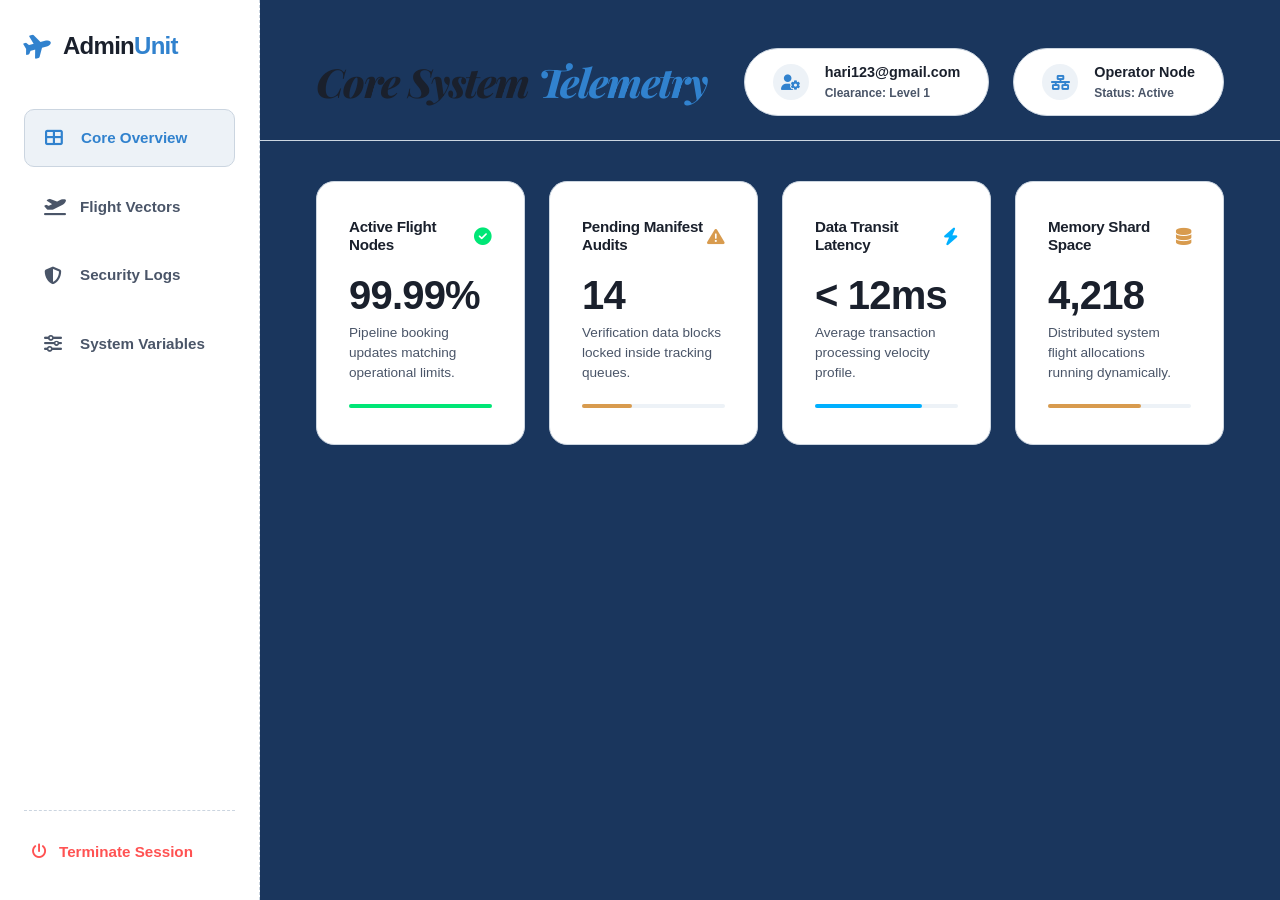
<file: admin.html>
<!DOCTYPE html>
<html lang="en">

<head>
    <meta charset="UTF-8">
    <meta name="viewport" content="width=device-width, initial-scale=1.0">
    <title>Admin - Flight Operations Manifest</title>
    <link rel="icon" href="./assets/bg remove.webp">

    <!-- Stylesheet Matrix -->
    <link rel="stylesheet" href="./root.css">
    <link rel="stylesheet" href="style.css">
    <link rel="stylesheet" href="admin.css">

    <!-- Icon Fonts & Animation Libraries -->
    <link rel="stylesheet" href="https://cdnjs.cloudflare.com/ajax/libs/font-awesome/6.5.1/css/all.min.css">
    <link rel="stylesheet" href="https://unpkg.com/aos@next/dist/aos.css" />
</head>

<body>

    <div class="adminunit-dashboard-wrapper">

        <!-- LEFT NAVIGATION ROUTER SIDEBAR -->
        <aside class="admin-sidebar-panel">
            <div class="sidebar-brand-zone">
                <i class="fas fa-plane brand-logo-icon"></i>
                <h2>Admin<span>Unit</span></h2>
            </div>

            <nav class="sidebar-nav-links">
                <div class="nav-link-item active" onclick="routeDashboardTab('overview-pane', this)">
                    <i class="fas fa-th-large"></i> Core Overview
                </div>
                <div class="nav-link-item" onclick="routeDashboardTab('manifest-pane', this)">
                    <i class="fas fa-plane-departure"></i> Flight Vectors
                </div>
                <div class="nav-link-item" onclick="routeDashboardTab('security-pane', this)">
                    <i class="fas fa-shield-alt"></i> Security Logs
                </div>
                <div class="nav-link-item" onclick="routeDashboardTab('variables-pane', this)">
                    <i class="fas fa-sliders-h"></i> System Variables
                </div>
            </nav>

            <div class="sidebar-footer-zone">
                <button type="button" class="btn btn-terminate-session" onclick="window.location.href='index.html'">
                    <i class="fas fa-power-off"></i> Terminate Session
                </button>
            </div>
        </aside>

        <!-- RIGHT STRUCTURAL VIEWSTREAM HUB -->
        <div class="telemetry-main-container">

            <!-- GLOBAL STICKY TELEMETRY HEADER: Permanently visible above all active nav views -->
            <header class="telemetry-header-row">
                <div data-aos="fade-right">
                    <h1 id="dynamicDashboardTitle">Core System <span>Telemetry</span></h1>
                </div>

                <div class="operator-identity-deck" data-aos="fade-left">
                    <!-- Dynamically displays the specific email identity used during portal login authentication -->
                    <div class="identity-capsule">
                        <div class="capsule-icon-shield"><i class="fas fa-user-cog"></i></div>
                        <div class="capsule-meta">
                            <strong id="dynamicIdentityEmail">hari123@gmail.com</strong> <span>Clearance: Level 1</span>
                        </div>
                    </div>
                    <div class="identity-capsule">
                        <div class="capsule-icon-shield"><i class="fas fa-network-wired"></i></div>
                        <div class="capsule-meta">
                            <strong>Operator Node</strong>
                            <span>Status: Active</span>
                        </div>
                    </div>
                </div>
            </header>

            <!-- ROUTED CONTENT PANE STREAM HOUSING -->
            <main class="telemetry-viewport-stream">

                <!-- PANE 1: CORE OVERVIEW INTERFACE (DEFAULT ACTIVE) -->
                <div class="dashboard-content-section active-pane" id="overview-pane"
                    data-title="Core System Telemetry">
                    <div class="telemetry-cards-matrix">
                        <div class="telemetry-luxe-card">
                            <div class="card-top-header-line">
                                <h4>Active Flight Nodes</h4><i class="fas fa-check-circle" style="color: #00E676;"></i>
                            </div>
                            <div class="card-center-telemetry-metrics">
                                <h3>99.99%</h3>
                                <p>Pipeline booking updates matching operational limits.</p>
                            </div>
                            <div class="telemetry-progress-line-track">
                                <div class="progress-line-fill" style="width: 99.99%; background-color: #00E676;"></div>
                            </div>
                        </div>
                        <div class="telemetry-luxe-card">
                            <div class="card-top-header-line">
                                <h4>Pending Manifest Audits</h4><i class="fas fa-exclamation-triangle"
                                    style="color: #d89b4e;"></i>
                            </div>
                            <div class="card-center-telemetry-metrics">
                                <h3>14</h3>
                                <p>Verification data blocks locked inside tracking queues.</p>
                            </div>
                            <div class="telemetry-progress-line-track">
                                <div class="progress-line-fill" style="width: 35%; background-color: #d89b4e;"></div>
                            </div>
                        </div>
                        <div class="telemetry-luxe-card">
                            <div class="card-top-header-line">
                                <h4>Data Transit Latency</h4><i class="fas fa-bolt" style="color: #00b0ff;"></i>
                            </div>
                            <div class="card-center-telemetry-metrics">
                                <h3>&lt; 12ms</h3>
                                <p>Average transaction processing velocity profile.</p>
                            </div>
                            <div class="telemetry-progress-line-track">
                                <div class="progress-line-fill" style="width: 75%; background-color: #00b0ff;"></div>
                            </div>
                        </div>
                        <div class="telemetry-luxe-card">
                            <div class="card-top-header-line">
                                <h4>Memory Shard Space</h4><i class="fas fa-database" style="color: #d89b4e;"></i>
                            </div>
                            <div class="card-center-telemetry-metrics">
                                <h3>4,218</h3>
                                <p>Distributed system flight allocations running dynamically.</p>
                            </div>
                            <div class="telemetry-progress-line-track">
                                <div class="progress-line-fill" style="width: 65%; background-color: #d89b4e;"></div>
                            </div>
                        </div>
                    </div>
                </div>

                <!-- PANE 2: FLIGHT VECTORS MANIFEST -->
                <div class="dashboard-content-section" id="manifest-pane" data-title="Flight Node Management">
                    <div class="dashboard-table-card">
                        <h3>Live Ticket Routing Manifest Array</h3>
                        <div class="table-responsive-wrapper">
                            <table class="premium-data-table">
                                <thead>
                                    <tr>
                                        <th>Passenger Token</th>
                                        <th>Flight Vector</th>
                                        <th>Cabin Tier</th>
                                        <th>Operational Status</th>
                                    </tr>
                                </thead>
                                <tbody>
                                    <tr>
                                        <td><strong>SK-4820-A</strong></td>
                                        <td>JFK &rarr; CDG</td>
                                        <td>First Class Suites</td>
                                        <td><span class="badge status-active">Boarding</span></td>
                                    </tr>
                                    <tr>
                                        <td><strong>SK-9982-X</strong></td>
                                        <td>JFK &rarr; CDG</td>
                                        <td>Business Class</td>
                                        <td><span class="badge status-completed">Departed</span></td>
                                    </tr>
                                    <tr>
                                        <td><strong>SK-1049-M</strong></td>
                                        <td>CDG &rarr; JFK</td>
                                        <td>Economy Class</td>
                                        <td><span class="badge status-pending">Delayed</span></td>
                                    </tr>
                                </tbody>
                            </table>
                        </div>
                    </div>
                </div>

                <div class="dashboard-content-section" id="security-pane" data-title="Security Log Telemetry">

                    <div class="dashboard-table-card mini-secure-banner">
                        <p><i class="fas fa-shield-alt text-accent"></i> Core Network Status: <strong>FIREWALL
                                SECURE</strong></p>
                        <span class="badge status-completed">Passed</span>
                    </div>

                    <div class="dashboard-table-card">
                        <div class="table-header-row">
                            <h4>Access Logs</h4>
                        </div>
                        <div class="table-responsive-wrapper">
                            <table class="premium-data-table min-security-table">
                                <thead>
                                    <tr>
                                        <th>Time</th>
                                        <th>Node IP</th>
                                        <th>Event Profile</th>
                                    </tr>
                                </thead>
                                <tbody>
                                    <tr>
                                        <td>09:34 UTC</td>
                                        <td><code>192.168.1.45</code></td>
                                        <td><span class="badge status-active">Admin Login</span></td>
                                    </tr>
                                    <tr>
                                        <td>09:28 UTC</td>
                                        <td><code>185.220.101.3</code></td>
                                        <td><span class="badge status-pending"
                                                style="background:rgba(255,82,82,0.1); color:#ff5252;">Blocked</span>
                                        </td>
                                    </tr>
                                </tbody>
                            </table>
                        </div>
                    </div>
                </div>

                <div class="dashboard-content-section" id="security-pane" data-title="Security Log Telemetry">

                    <div class="dashboard-table-card security-alert-banner">
                        <div class="banner-core-text">
                            <i class="fas fa-shield-halved secure-pulse-icon"></i>
                            <div>
                                <h4>Firewall Node Status</h4>
                                <p style="color: var(--text-muted); margin: 0; font-size: 0.85rem;">System actively
                                    mitigation threats across active airline vectors.</p>
                            </div>
                        </div>
                        <span class="badge status-completed">100% Secure</span>
                    </div>

                    <div class="dashboard-table-card">
                        <div class="table-responsive-wrapper">
                            <table class="premium-data-table partial-security-table">
                                <thead>
                                    <tr>
                                        <th>Timestamp</th>
                                        <th>IP Address</th>
                                        <th>Security Action</th>
                                    </tr>
                                </thead>
                                <tbody>
                                    <tr>
                                        <td><strong>09:34:12 UTC</strong></td>
                                        <td><code>192.168.1.45</code></td>
                                        <td><span class="badge status-active">Admin Login Passed</span></td>
                                    </tr>
                                    <tr>
                                        <td><strong>09:28:44 UTC</strong></td>
                                        <td><code>185.220.101.3</code></td>
                                        <td><span class="badge status-deny">IP Threat Blocked</span></td>
                                    </tr>
                                </tbody>
                            </table>
                        </div>
                    </div>
                </div>

                <div class="dashboard-content-section" id="variables-pane" data-title="System Control Variables">

                    <div class="dashboard-table-card rbac-identity-banner">
                        <div class="rbac-banner-meta">
                            <i class="fas fa-fingerprint rbac-secure-icon"></i>
                            <div>
                                <h3>Active Session Matrix</h3>
                                <p style="color: var(--text-muted); margin: 0; font-size: 0.85rem;">Token bound strictly
                                    to verified authentication deployment parameters.</p>
                            </div>
                        </div>
                        <span class="rbac-role-indicator active-role-token" id="sessionRoleToken">Loading...</span>
                    </div>

                    <div class="dashboard-table-card">
                        <div class="table-responsive-wrapper">
                            <table class="premium-data-table partial-variables-table">
                                <thead>
                                    <tr>
                                        <th>Variable Key</th>
                                        <th>Mapped Value</th>
                                        <th>Switch Control</th>
                                    </tr>
                                </thead>
                                <tbody>
                                    <tr>
                                        <td><code>AUTH_TOKEN_EXPIRY</code></td>
                                        <td><code>86400s (24h)</code></td>
                                        <td>
                                            <label class="premium-switch">
                                                <input type="checkbox" checked disabled>
                                                <span class="slider-toggle-node"></span>
                                            </label>
                                        </td>
                                    </tr>
                                    <tr>
                                        <td><code>MAINTENANCE_LOCKOUT</code></td>
                                        <td><code>FALSE</code></td>
                                        <td>
                                            <label class="premium-switch">
                                                <input type="checkbox">
                                                <span class="slider-toggle-node"></span>
                                            </label>
                                        </td>
                                    </tr>
                                </tbody>
                            </table>
                        </div>
                    </div>
                </div>

            </main>
        </div>
    </div>

    <!-- Scripts Pipeline -->
    <script src="https://unpkg.com/aos@next/dist/aos.js"></script>
    <script>
        AOS.init({ duration: 800, easing: 'ease-in-out', once: true, offset: 30 });

        // Dynamic Tab Navigation Router Engine
        function routeDashboardTab(targetSectionId, clickEventElement) {
            document.querySelectorAll('.sidebar-nav-links .nav-link-item').forEach(link => link.classList.remove('active'));
            document.querySelectorAll('.dashboard-content-section').forEach(section => section.classList.remove('active-pane'));

            clickEventElement.classList.add('active');
            const activeTarget = document.getElementById(targetSectionId);

            if (activeTarget) {
                activeTarget.classList.add('active-pane');

                // Dynamic Header Text Transition
                const targetTitle = activeTarget.getAttribute('data-title');
                const titleContainer = document.getElementById('dynamicDashboardTitle');

                if (targetTitle && titleContainer) {
                    const words = targetTitle.split(' ');
                    const lastWord = words.pop();
                    titleContainer.innerHTML = `${words.join(' ')} <span>${lastWord}</span>`;
                }
            }
        }





        document.addEventListener("DOMContentLoaded", () => {
            // 1. Extract the authenticated user email token from browser memory
            const authenticatedEmail = localStorage.getItem('userLoginEmail');

            // 2. Locate the designated target layout DOM element slots
            const adminEmailSlot = document.getElementById('dynamicIdentityEmail');
            const clientEmailSlot = document.getElementById('dynamicClientEmail');

            // 3. Inject the email address dynamically if a valid session exists
            if (authenticatedEmail) {
                if (adminEmailSlot) adminEmailSlot.textContent = authenticatedEmail;
                if (clientEmailSlot) clientEmailSlot.textContent = authenticatedEmail;
                console.log(`RBAC Identity Synced: Displaying session user "${authenticatedEmail}"`);
            } else {
                console.warn("Session tracking anomaly: No active email token found in memory matrix.");
            }
        });



    </script>
</body>

</html>
</file>
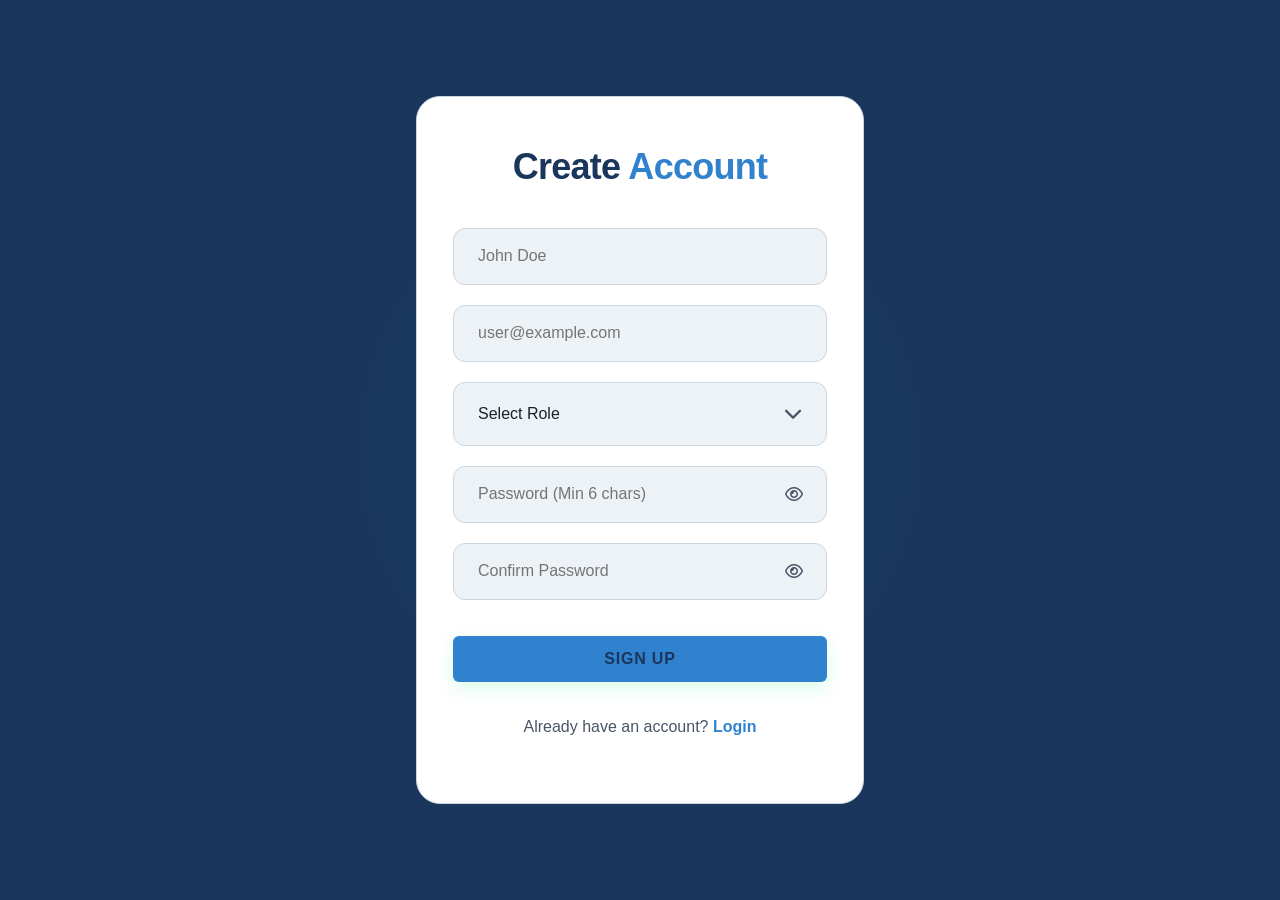
<file: auth.html>
<!DOCTYPE html>
<html lang="en">

<head>
    <meta charset="UTF-8">
    <meta name="viewport" content="width=device-width, initial-scale=1.0">
    <title>Airline Ticket Booking</title>
    <link rel="icon" href="./assets/bg remove.webp">

    <link rel="stylesheet" href="style.css">
    <link rel="stylesheet" href="auth.css">
    <link rel="stylesheet" href="./root.css">

    <link href="https://fonts.googleapis.com/icon?family=Material+Icons" rel="stylesheet">
    <link rel="stylesheet" href="https://cdnjs.cloudflare.com/ajax/libs/font-awesome/6.5.1/css/all.min.css">

    <link rel="stylesheet" href="https://unpkg.com/aos@next/dist/aos.css" />
</head>

<body>

    <section class="auth-portal-section" data-aos="fade-up" data-aos-duration="1000">
        <div class="auth-ambient-glow"></div>
        <div class="container auth-container">

            <div class="auth-luxe-card card-shadow-velvet card-glow-border">

                <!-- VIEW 1: SIGN UP CARD PANEL -->
                <div class="auth-view active" id="signUpView">
                    <div class="auth-header">
                        <h2>Create <span class="accent-text">Account</span></h2>
                    </div>

                    <form id="signUpForm" onsubmit="handleSignUp(event)">
                        <div class="portal-input-group">
                            <div class="input-focus-wrapper">
                                <input type="text" id="signUpName" placeholder="John Doe" required>
                                <span class="focus-bar"></span>
                            </div>
                        </div>

                        <div class="portal-input-group">
                            <div class="input-focus-wrapper">
                                <input type="email" id="signUpEmail" placeholder="user@example.com" required>
                                <span class="focus-bar"></span>
                            </div>
                        </div>

                        <div class="portal-input-group dropdown-target-slot">
                            <div class="custom-select-wrapper auth-role-select">
                                <div class="custom-select-btn" onclick="toggleCustomSelect(this, event)">
                                    <span class="selected-dropdown-text">Select Role</span>
                                    <i class="fas fa-chevron-down arrow-indicator"></i>
                                </div>
                                <ul class="custom-options-list">
                                    <li data-value="Admin" onclick="selectDropdownOption(this)">Admin Role</li>
                                    <li data-value="Client" onclick="selectDropdownOption(this)">Client Role</li>
                                </ul>
                                <input type="hidden" id="signUpRole" name="role" value="">
                            </div>
                        </div>

                        <div class="portal-input-group">
                            <div class="input-focus-wrapper">
                                <input type="password" id="signUpPassword" placeholder="Password (Min 6 chars)" required>
                                <i class="far fa-eye toggle-password-visibility" onclick="togglePasswordView(this)"></i>
                                <span class="focus-bar"></span>
                            </div>
                        </div>

                        <div class="portal-input-group">
                            <div class="input-focus-wrapper">
                                <input type="password" id="signUpConfirmPassword" placeholder="Confirm Password" required>
                                <i class="far fa-eye toggle-password-visibility" onclick="togglePasswordView(this)"></i>
                                <span class="focus-bar"></span>
                            </div>
                        </div>

                        <button type="submit" class="btn btn-auth-submit">SIGN UP</button>
                    </form>

                    <div class="auth-routing-footer">
                        <p>Already have an account? <span class="link-trigger" onclick="switchAuthView('loginView')">Login</span></p>
                    </div>
                </div>

                <!-- VIEW 2: LOGIN CARD PANEL -->
                <div class="auth-view" id="loginView">
                    <div class="auth-header">
                        <h2>Account <span class="accent-text">Login</span></h2>
                    </div>

                    <form id="loginForm" onsubmit="handleLogin(event)">
                        <div class="portal-input-group">
                            <div class="input-focus-wrapper">
                                <input type="email" id="loginEmail" placeholder="user@example.com" required>
                                <span class="focus-bar"></span>
                            </div>
                        </div>

                        <div class="portal-input-group">
                            <div class="input-focus-wrapper">
                                <input type="password" id="loginPassword" placeholder="Enter Password" required>
                                <i class="far fa-eye toggle-password-visibility" onclick="togglePasswordView(this)"></i>
                                <span class="focus-bar"></span>
                            </div>
                        </div>

                        <div class="forgot-password-link-zone">
                            <span class="link-trigger subtle-link" onclick="switchAuthView('forgotView')">Forgot Password?</span>
                        </div>

                        <button type="submit" class="btn btn-auth-submit">LOGIN</button>
                    </form>

                    <div class="auth-routing-footer">
                        <p>Don't have an account? <span class="link-trigger" onclick="switchAuthView('signUpView')">Sign Up</span></p>
                    </div>
                </div>

                <!-- VIEW 3: FORGOT PASSWORD CARD PANEL -->
                <div class="auth-view" id="forgotView">
                    <div class="auth-header">
                        <h2>Reset <span class="accent-text">Password</span></h2>
                        <p class="auth-subtitle">Enter your registered email address to authorize security recovery parameters.</p>
                    </div>

                    <form id="forgotForm" onsubmit="handleForgotPassword(event)">
                        <div class="portal-input-group">
                            <div class="input-focus-wrapper">
                                <input type="email" id="forgotEmail" placeholder="user@example.com" required>
                                <span class="focus-bar"></span>
                            </div>
                        </div>

                        <button type="submit" class="btn btn-auth-submit">VALIDATE & RESET</button>
                    </form>

                    <div class="auth-routing-footer">
                        <p>Return to safety? <span class="link-trigger" onclick="switchAuthView('loginView')">Back to Login</span></p>
                    </div>
                </div>

            </div>
        </div>
    </section>

    <script src="script.js"></script>

    <script src="https://unpkg.com/aos@next/dist/aos.js"></script>
    <script>
        AOS.init({
            duration: 800,
            easing: 'ease-in-out',
            once: true,
            offset: 100
        });
    </script>

    <script>
        function switchAuthView(targetViewId) {
            document.querySelectorAll('.auth-view').forEach(view => {
                view.classList.remove('active');
            });
            const targetView = document.getElementById(targetViewId);
            if (targetView) targetView.classList.add('active');
        }

        function togglePasswordView(iconNode) {
            const inputElement = iconNode.parentElement.querySelector('input');
            if (inputElement.type === 'password') {
                inputElement.type = 'text';
                iconNode.classList.replace('fa-eye', 'fa-eye-slash');
            } else {
                inputElement.type = 'password';
                iconNode.classList.replace('fa-eye-slash', 'fa-eye');
            }
        }

        // STRICT FORM VALIDATION ENGINES
        function validateNameFormat(name) {
            const nameRegex = /^[A-Za-z\s]+$/;
            return nameRegex.test(name.trim());
        }

        function validateEmailFormat(email) {
            const emailRegex = /^[^\s@]+@[^\s@]+\.[^\s@]+$/;
            return emailRegex.test(email.trim());
        }

        function handleSignUp(event) {
            event.preventDefault();

            const nameInput = document.getElementById('signUpName').value;
            const emailInput = document.getElementById('signUpEmail').value;
            const roleInput = document.getElementById('signUpRole').value;
            const passwordInput = document.getElementById('signUpPassword').value;
            const confirmPasswordInput = document.getElementById('signUpConfirmPassword').value;

            if (!validateNameFormat(nameInput)) {
                alert("Validation Error: Name field only accepts alphabetic characters and spaces.");
                return;
            }

            if (!validateEmailFormat(emailInput)) {
                alert("Validation Error: Please configure a valid email address configuration format.");
                return;
            }

            if (!roleInput) {
                alert("Validation Error: Account role matrix selection mandatory.");
                return;
            }

            if (passwordInput.length < 6) {
                alert("Validation Error: Password requires a minimum scale footprint of 6 characters.");
                return;
            }

            if (passwordInput !== confirmPasswordInput) {
                alert("Validation Error: Provided passphrases do not match. Verify field entries.");
                return;
            }

            // PERSIST USER DATA LAYER LOGIC FOR SIMULATING BACKEND ACCOUNT REGISTRATION
            localStorage.setItem('registeredUserEmail', emailInput.trim().toLowerCase());
            localStorage.setItem('registeredUserRole', roleInput);

            alert("Registration parameters verified successfully. Moving to Login View.");
            switchAuthView('loginView');
        }

        function handleLogin(event) {
            event.preventDefault();
            const emailInput = document.getElementById('loginEmail').value.trim().toLowerCase();
            const passwordInput = document.getElementById('loginPassword').value;

            if (!validateEmailFormat(emailInput)) {
                alert("Validation Error: Invalid email format detected.");
                return;
            }

            if (passwordInput.length < 6) {
                alert("Validation Error: Password requires at least 6 characters.");
                return;
            }

            // PULL LOCAL SIGNUP RECORDS FOR ACTIVE IDENTITY VALIDATION
            const savedEmail = localStorage.getItem('registeredUserEmail');
            const savedRole = localStorage.getItem('registeredUserRole');

            if (savedEmail && emailInput !== savedEmail) {
                alert("Authentication Error: Provided email coordinates do not match our registered parameters.");
                return;
            }

            // LOCK IDENTITY FOR DYNAMIC PROFILE RE-RENDERING INSIDE GLOBAL WORKSPACE HEADERS
            localStorage.setItem('userLoginEmail', emailInput);

            // DYNAMIC DISPATCH ROUTING PIPELINE BASED ON REGISTERED ROLES
            if (savedRole === "Admin") {
                alert("Access Authorized. Redirecting to Admin Core Telemetry Desk...");
                window.location.href = "admin.html";
            } else if (savedRole === "Client") {
                alert("Access Authorized. Redirecting to Client Travel Workspace...");
                window.location.href = "client.html";
            } else {
                // If roles are empty or non-existent, fallback directly to structural layout pages
                alert("Access Authorized. No custom roles registered. Routing to default view.");
                window.location.href = "dashboard.html";
            }
        }

        function handleForgotPassword(event) {
            event.preventDefault();
            const emailInput = document.getElementById('forgotEmail').value;

            if (!validateEmailFormat(emailInput)) {
                alert("Validation Error: Invalid email format mapping coordinates.");
                return;
            }

            window.location.href = "error.html";
        }

        // CUSTOM DROPDOWN CONTROL ARRAY HOOKS
        function toggleCustomSelect(element, event) {
            event.stopPropagation();
            element.parentElement.classList.toggle('dropdown-active');
        }

        function selectDropdownOption(listItem) {
            const wrapper = listItem.closest('.custom-select-wrapper');
            const txtLabel = wrapper.querySelector('.selected-dropdown-text');
            const hiddenInput = wrapper.querySelector('input[type="hidden"]');

            txtLabel.textContent = listItem.textContent;
            hiddenInput.value = listItem.getAttribute('data-value');

            wrapper.classList.remove('dropdown-active');
        }

        document.addEventListener('click', () => {
            document.querySelectorAll('.custom-select-wrapper').forEach(el => {
                el.classList.remove('dropdown-active');
            });
        });
    </script>

</body>

</html>
</file>
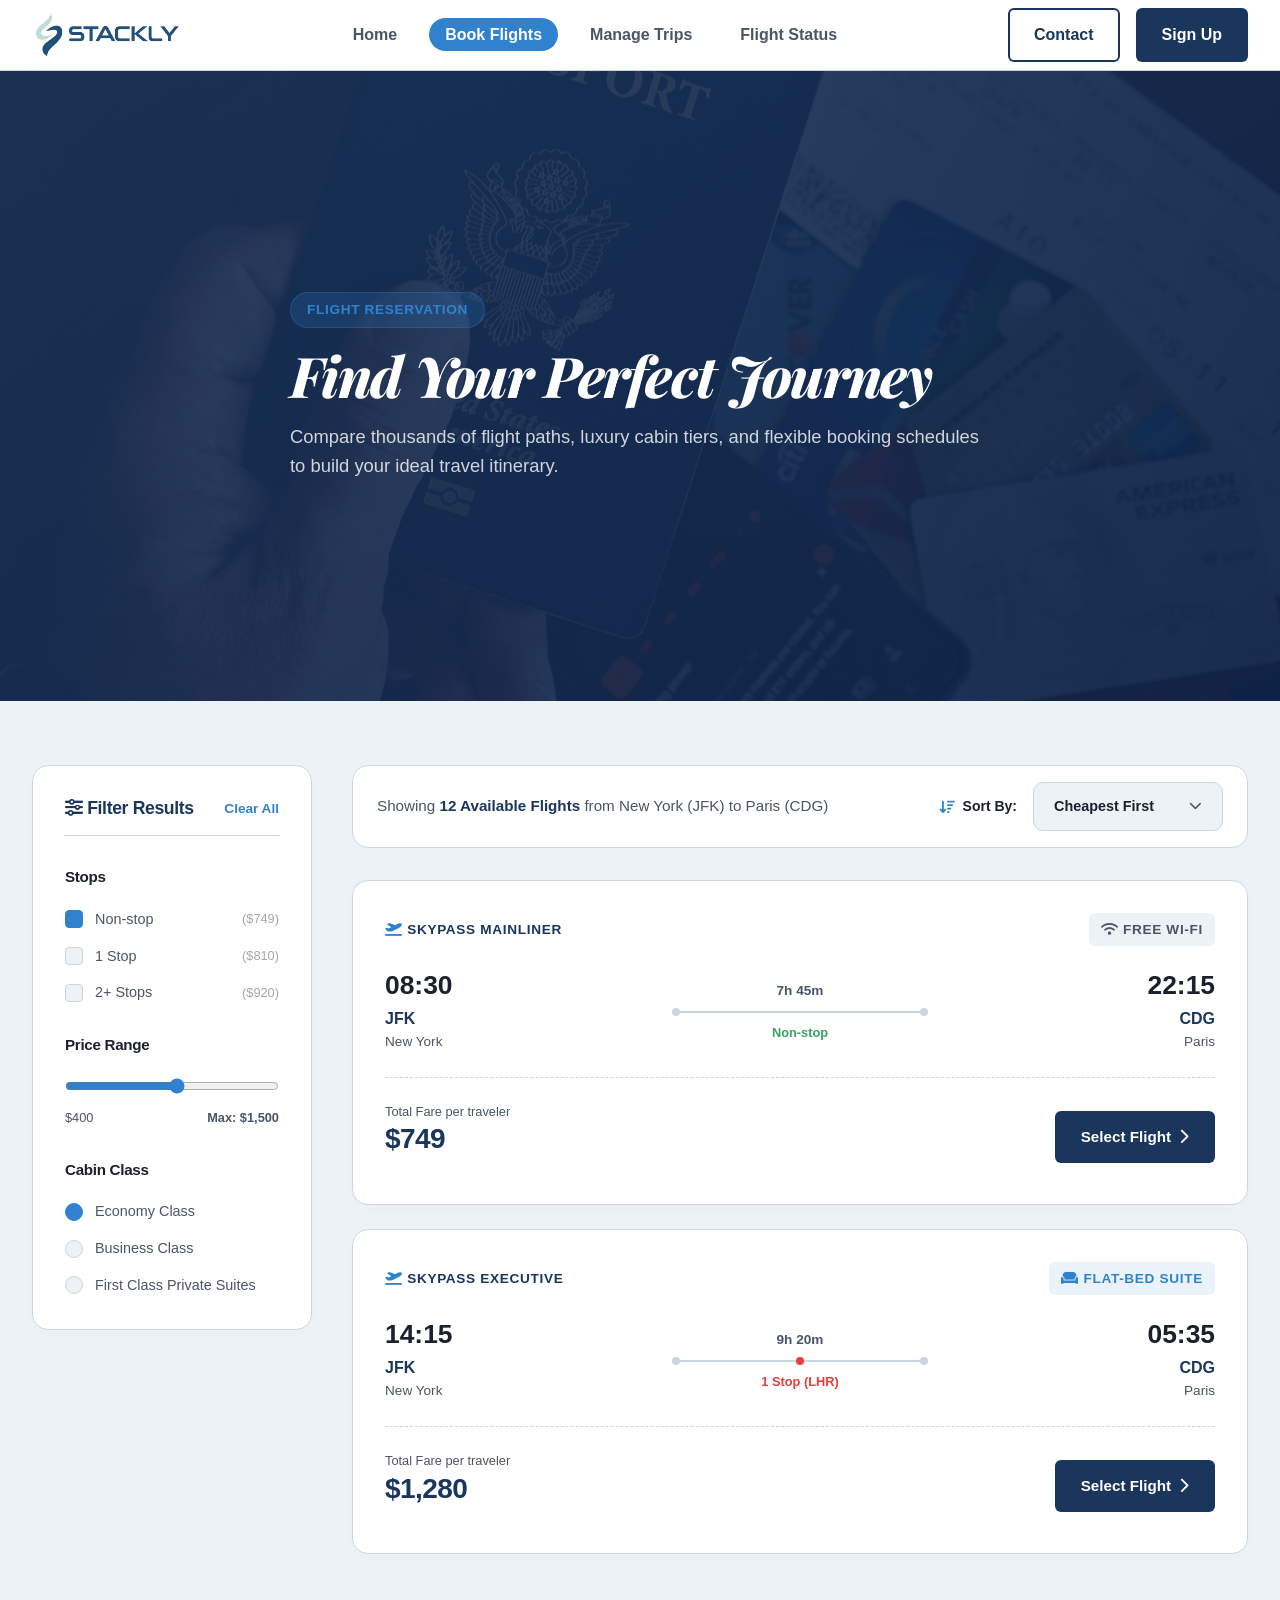
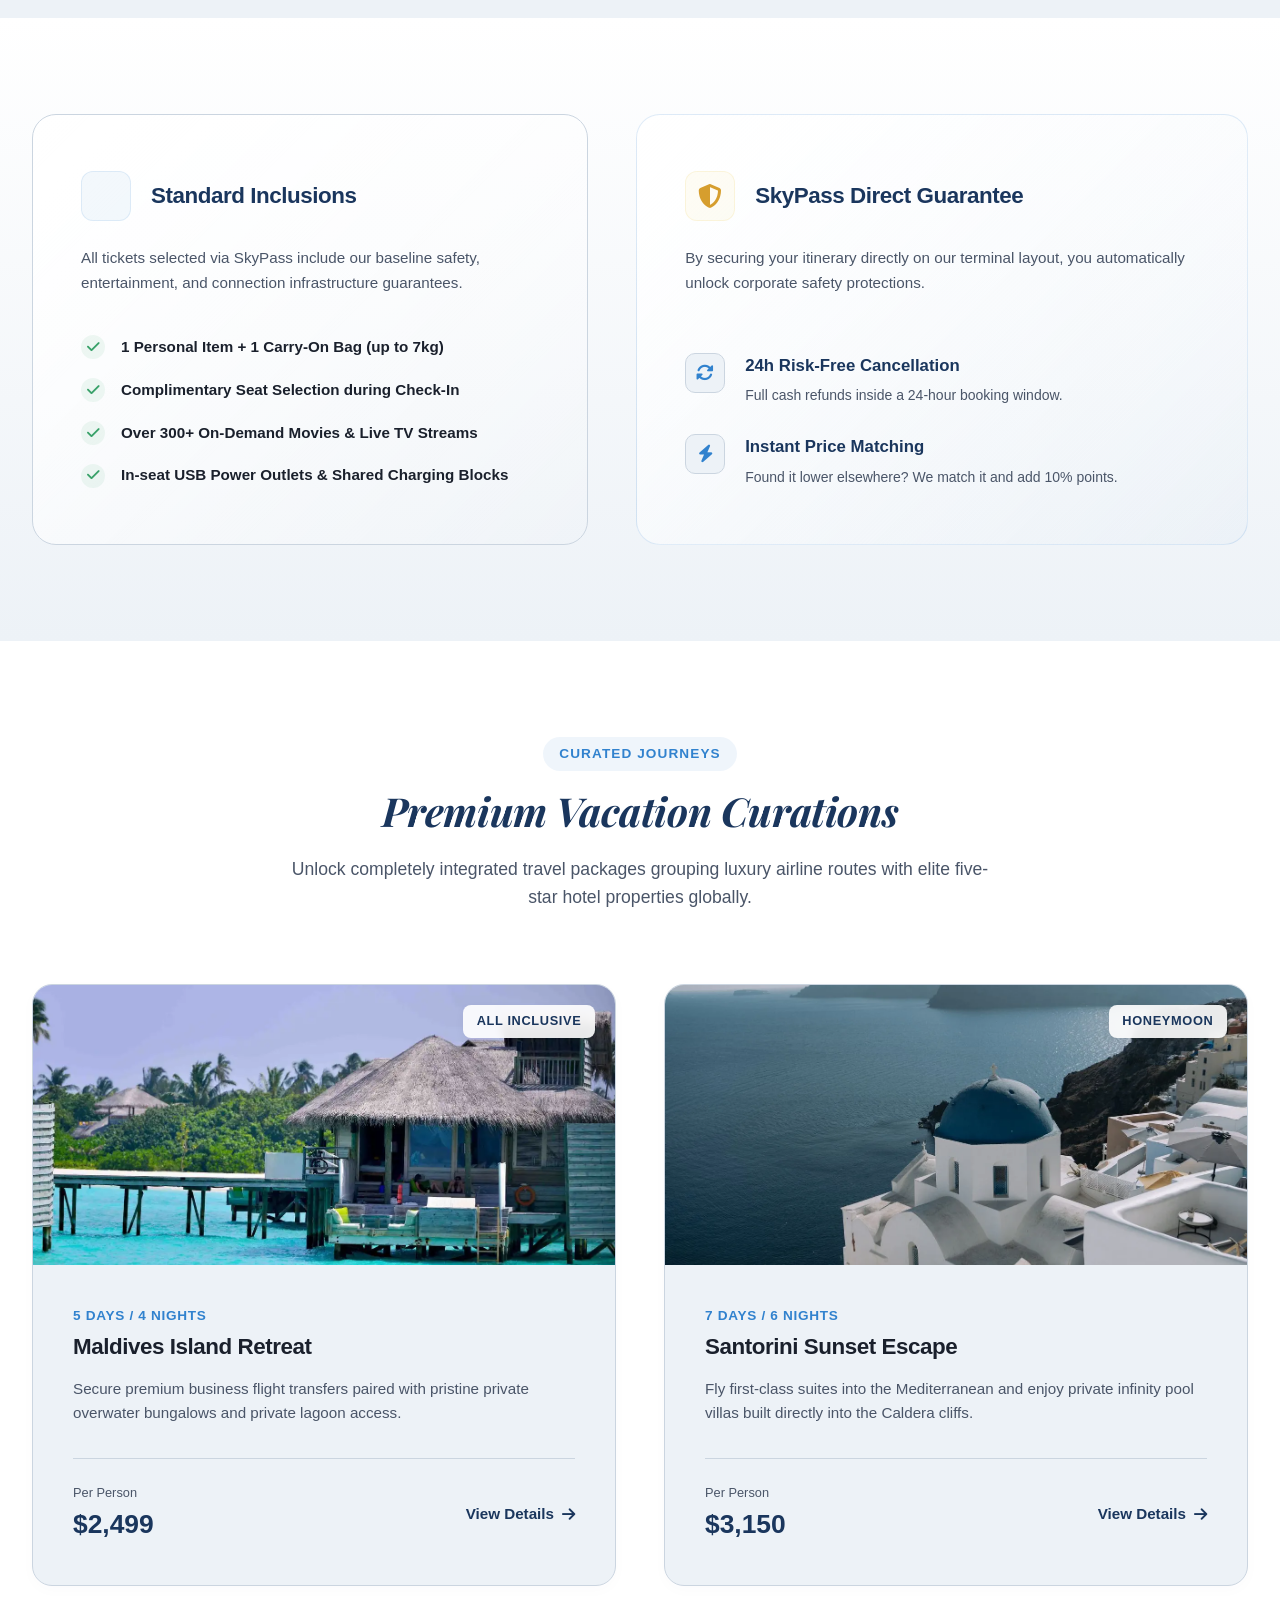
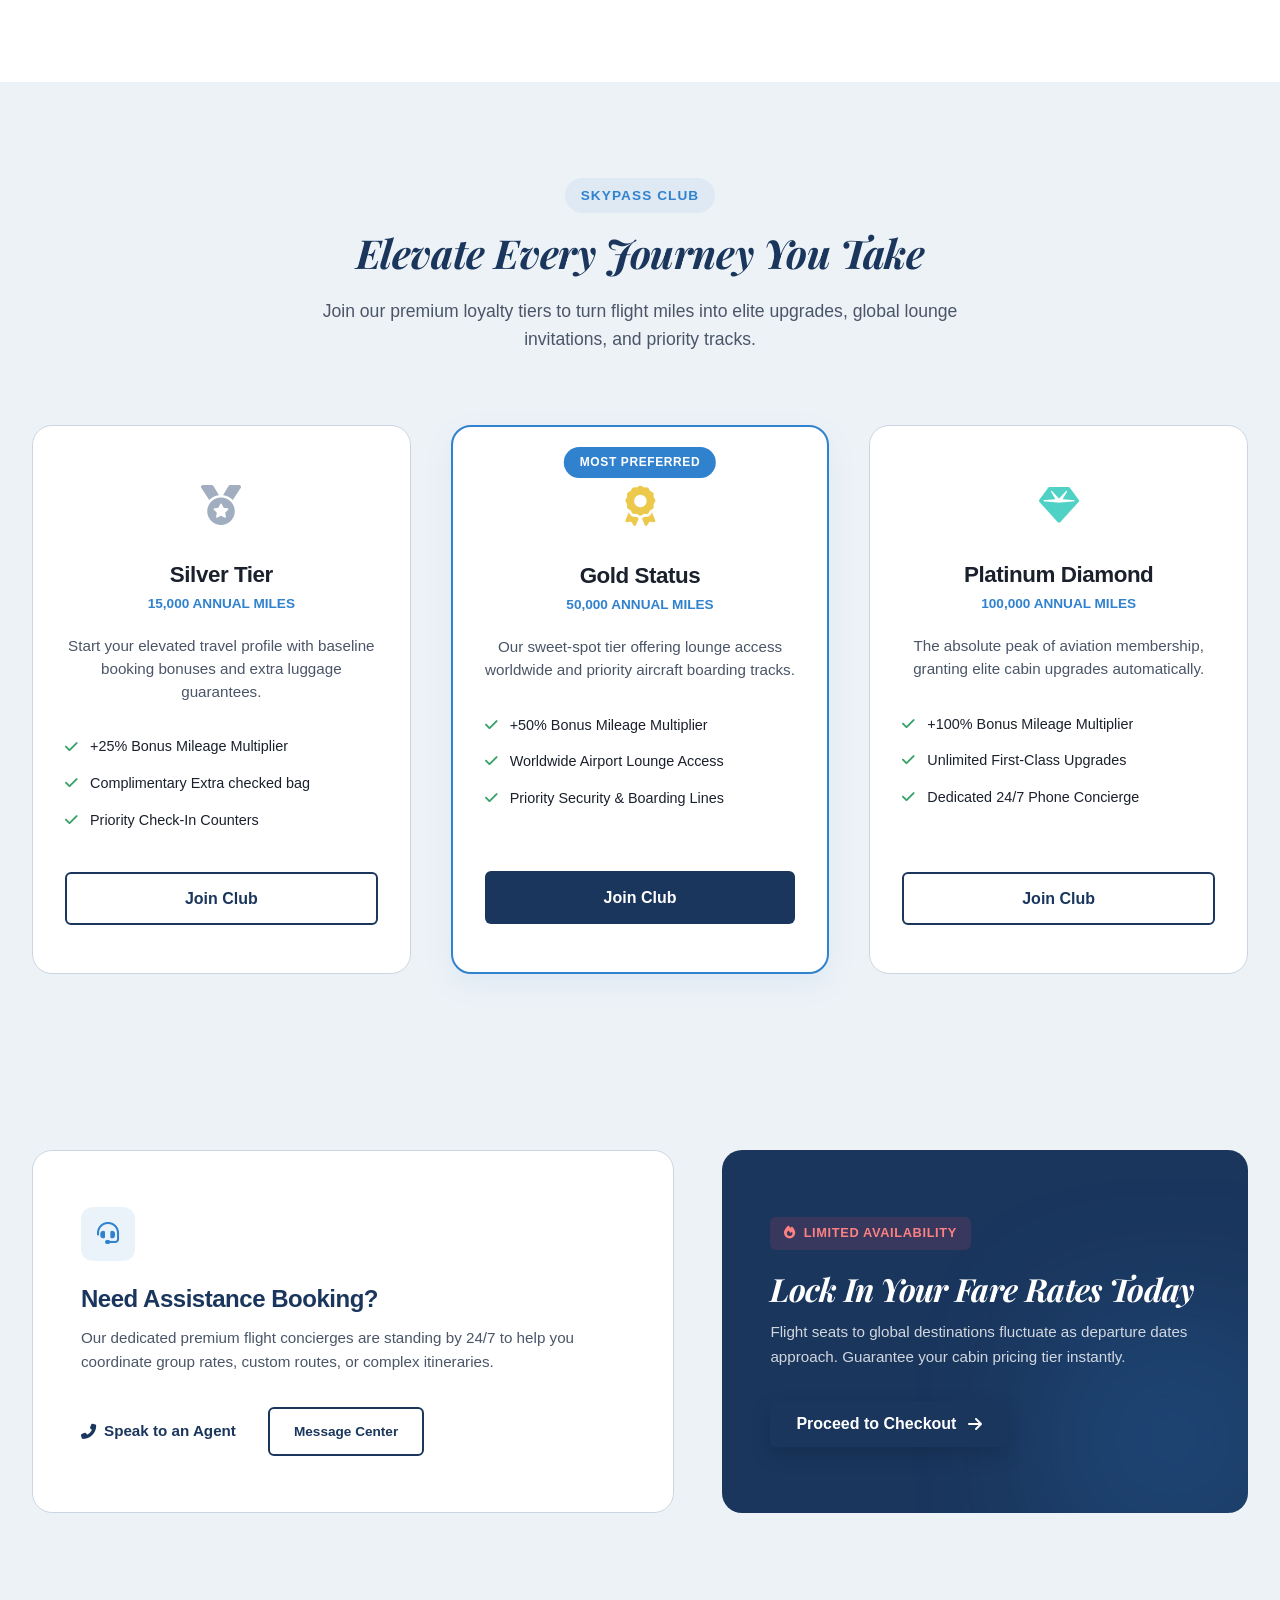
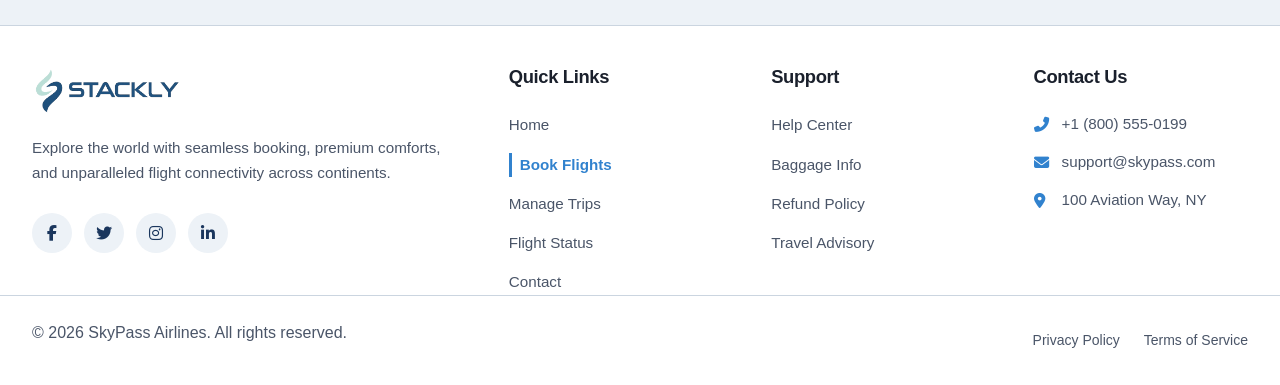
<file: book.html>
<!DOCTYPE html>
<html lang="en">

<head>
  <meta charset="UTF-8">
  <meta name="viewport" content="width=device-width, initial-scale=1.0">
  <title>Airline Ticket Booking</title>
  <link rel="icon" href="./assets/bg remove.webp">

  <link rel="stylesheet" href="style.css">
  <link rel="stylesheet" href="book.css">
  <link rel="stylesheet" href="./root.css">

  <link href="https://fonts.googleapis.com/icon?family=Material+Icons" rel="stylesheet">
  <link rel="stylesheet" href="https://cdnjs.cloudflare.com/ajax/libs/font-awesome/6.5.1/css/all.min.css">

  <link rel="stylesheet" href="https://unpkg.com/aos@next/dist/aos.css" />

</head>

<body>

  <header class="site-header style-modern">
    <div class="container header-container">
      <a href="index.html" class="logo">
        <img src="./assets/stackly.webp" alt="logo" width="150px" height="50px">
      </a>

      <nav class="desktop-nav">
        <ul class="nav-list">
          <li><a href="index.html" class="nav-link active">Home</a></li>
          <li><a href="book.html" class="nav-link">Book Flights</a></li>
          <li><a href="trips.html" class="nav-link">Manage Trips</a></li>
          <li><a href="status.html" class="nav-link">Flight Status</a></li>
        </ul>
      </nav>

      <div class="header-actions">
        <a href="contact.html" class="btn btn-secondary">Contact</a>
        <a href="auth.html" class="btn btn-primary">Sign Up</a>
      </div>

      <button class="menu-toggle" aria-label="Toggle navigation menu" aria-expanded="false">
        <span class="hamburger-bar"></span>
        <span class="hamburger-bar"></span>
        <span class="hamburger-bar"></span>
      </button>
    </div>

    <div class="mobile-drawer">
      <nav class="mobile-nav">
        <ul class="mobile-nav-list">
          <li><a href="index.html" class="mobile-nav-link">Home</a></li>
          <li><a href="book.html" class="mobile-nav-link active">Book Flights</a></li>
          <li><a href="trips.html" class="mobile-nav-link">Manage Trips</a></li>
          <li><a href="status.html" class="mobile-nav-link">Flight Status</a></li>
        </ul>
        <div class="mobile-actions">
          <a href="contact.html" class="btn btn-secondary">Contact</a>
          <a href="auth.html" class="btn btn-primary">Sign Up</a>
        </div>
      </nav>
    </div>
  </header>







  <section class="booking-hero">
    <div class="hero-overlay"></div>
    <div class="container hero-container">
      <div class="hero-content" data-aos="fade-up" data-aos-duration="1000">
        <span class="hero-badge">Flight Reservation</span>
        <h1>Find Your Perfect Journey</h1>
        <p>Compare thousands of flight paths, luxury cabin tiers, and flexible booking schedules to build your ideal
          travel itinerary.</p>
      </div>
    </div>
  </section>







  <main class="booking-page-layout">
    <div class="container booking-page-container">

      <!-- Left Column: Filter Panel Options -->
      <aside class="filters-sidebar" data-aos="fade-right" data-aos-duration="1000">
        <div class="sidebar-header">
          <h4><i class="fas fa-sliders-h"></i> Filter Results</h4>
          <button type="button" class="clear-filters-btn" onclick="window.location.href='error.html'">Clear All</button>
        </div>

        <div class="filter-group">
          <h5>Stops</h5>
          <label class="filter-checkbox-label">
            <input type="checkbox" checked>
            <span class="checkbox-custom"></span>
            Non-stop
            <span class="filter-count">($749)</span>
          </label>
          <label class="filter-checkbox-label">
            <input type="checkbox">
            <span class="checkbox-custom"></span>
            1 Stop
            <span class="filter-count">($810)</span>
          </label>
          <label class="filter-checkbox-label">
            <input type="checkbox">
            <span class="checkbox-custom"></span>
            2+ Stops
            <span class="filter-count">($920)</span>
          </label>
        </div>

        <div class="filter-group">
          <h5>Price Range</h5>
          <div class="price-range-wrapper">
            <input type="range" min="400" max="2500" value="1500" class="price-slider">
            <div class="price-labels">
              <span>$400</span>
              <strong>Max: $1,500</strong>
            </div>
          </div>
        </div>

        <div class="filter-group">
          <h5>Cabin Class</h5>
          <label class="filter-radio-label">
            <input type="radio" name="cabin-filter" checked>
            <span class="radio-custom"></span>
            Economy Class
          </label>
          <label class="filter-radio-label">
            <input type="radio" name="cabin-filter">
            <span class="radio-custom"></span>
            Business Class
          </label>
          <label class="filter-radio-label">
            <input type="radio" name="cabin-filter">
            <span class="radio-custom"></span>
            First Class Private Suites
          </label>
        </div>
      </aside>

      <!-- Right Column: Flight Offers Output Matrix -->
      <section class="flights-output-section" data-aos="fade-left" data-aos-duration="1000">
        <div class="results-meta-header">
          <p>Showing <strong>12 Available Flights</strong> from New York (JFK) to Paris (CDG)</p>

          <div class="sort-selector-wrapper">
            <label><i class="fas fa-sort-amount-down"></i> Sort By:</label>

            <div class="custom-select-wrapper">
              <div class="custom-select-btn" onclick="toggleCustomSelect(this, event)">
                <span class="selected-dropdown-text">Cheapest First</span>
                <i class="fas fa-chevron-down arrow-indicator"></i>
              </div>

              <ul class="custom-options-list">
                <li data-value="cheapest" onclick="selectDropdownOption(this)">Cheapest First</li>
                <li data-value="fastest" onclick="selectDropdownOption(this)">Fastest Flight</li>
                <li data-value="experience" onclick="selectDropdownOption(this)">Best Experience</li>
              </ul>

              <input type="hidden" id="flightSortOrder" name="sort_order" value="cheapest">
            </div>

          </div>
        </div>

        <div class="flights-list-container">

          <!-- Flight Card 1 -->
          <div class="flight-result-card" data-aos="fade-up">
            <div class="card-brand-row">
              <span class="airline-identity"><i class="fas fa-plane-departure"></i> SkyPass Mainliner</span>
              <span class="amenity-tag"><i class="fas fa-wifi"></i> Free Wi-Fi</span>
            </div>

            <div class="card-main-itinerary">
              <div class="itinerary-node departure-node">
                <span class="node-time">08:30</span>
                <span class="node-airport">JFK</span>
                <span class="node-city">New York</span>
              </div>

              <div class="itinerary-path-duration">
                <span class="duration-text">7h 45m</span>
                <div class="duration-timeline-bar">
                  <span class="timeline-dot"></span>
                  <span class="timeline-line"></span>
                  <span class="timeline-dot"></span>
                </div>
                <span class="stop-info non-stop">Non-stop</span>
              </div>

              <div class="itinerary-node arrival-node">
                <span class="node-time">22:15</span>
                <span class="node-airport">CDG</span>
                <span class="node-city">Paris</span>
              </div>
            </div>

            <div class="card-pricing-footer">
              <div class="pricing-block">
                <span class="price-label">Total Fare per traveler</span>
                <h3 class="price-amount">$749</h3>
              </div>
              <a href="error.html" class="btn btn-primary select-flight-btn">Select Flight <i
                  class="fas fa-chevron-right"></i></a>
            </div>
          </div>

          <!-- Flight Card 2 -->
          <div class="flight-result-card" data-aos="fade-up" data-aos-delay="100">
            <div class="card-brand-row">
              <span class="airline-identity"><i class="fas fa-plane-departure"></i> SkyPass Executive</span>
              <span class="amenity-tag luxury"><i class="fas fa-couch"></i> Flat-bed Suite</span>
            </div>

            <div class="card-main-itinerary">
              <div class="itinerary-node departure-node">
                <span class="node-time">14:15</span>
                <span class="node-airport">JFK</span>
                <span class="node-city">New York</span>
              </div>

              <div class="itinerary-path-duration">
                <span class="duration-text">9h 20m</span>
                <div class="duration-timeline-bar">
                  <span class="timeline-dot"></span>
                  <span class="timeline-line"></span>
                  <span class="timeline-stop-marker"></span>
                  <span class="timeline-dot"></span>
                </div>
                <span class="stop-info has-stops">1 Stop (LHR)</span>
              </div>

              <div class="itinerary-node arrival-node">
                <span class="node-time">05:35</span>
                <span class="node-airport">CDG</span>
                <span class="node-city">Paris</span>
              </div>
            </div>

            <div class="card-pricing-footer">
              <div class="pricing-block">
                <span class="price-label">Total Fare per traveler</span>
                <h3 class="price-amount">$1,280</h3>
              </div>
              <a href="error.html" class="btn btn-primary select-flight-btn">Select Flight <i
                  class="fas fa-chevron-right"></i></a>
            </div>
          </div>

        </div>
      </section>

    </div>
  </main>







  <section class="booking-benefits-section" data-aos="fade-up" data-aos-duration="1000">
    <div class="container benefits-container">

      <div class="benefits-card info-card" data-aos="fade-right" data-aos-delay="100">
        <div class="benefit-header">
          <i class="fas fa- briefcase"></i>
          <h4>Standard Inclusions</h4>
        </div>
        <p>All tickets selected via SkyPass include our baseline safety, entertainment, and connection infrastructure
          guarantees.</p>
        <ul class="benefit-list">
          <li><i class="fas fa-check"></i> 1 Personal Item + 1 Carry-On Bag (up to 7kg)</li>
          <li><i class="fas fa-check"></i> Complimentary Seat Selection during Check-In</li>
          <li><i class="fas fa-check"></i> Over 300+ On-Demand Movies & Live TV Streams</li>
          <li><i class="fas fa-check"></i> In-seat USB Power Outlets & Shared Charging Blocks</li>
        </ul>
      </div>

      <div class="benefits-card promo-card" data-aos="fade-left" data-aos-delay="200">
        <div class="benefit-header">
          <i class="fas fa-shield-halved"></i>
          <h4>SkyPass Direct Guarantee</h4>
        </div>
        <p>By securing your itinerary directly on our terminal layout, you automatically unlock corporate safety
          protections.</p>
        <div class="guarantee-grid">
          <div class="guarantee-item">
            <i class="fas fa-rotate"></i>
            <div>
              <strong>24h Risk-Free Cancellation</strong>
              <span>Full cash refunds inside a 24-hour booking window.</span>
            </div>
          </div>
          <div class="guarantee-item">
            <i class="fas fa-bolt"></i>
            <div>
              <strong>Instant Price Matching</strong>
              <span>Found it lower elsewhere? We match it and add 10% points.</span>
            </div>
          </div>
        </div>
      </div>

    </div>
  </section>







  <section class="packages-section" data-aos="fade-up" data-aos-duration="1000">
    <div class="container">

      <div class="section-header">
        <span class="section-badge">Curated Journeys</span>
        <h2>Premium Vacation Curations</h2>
        <p>Unlock completely integrated travel packages grouping luxury airline routes with elite five-star hotel
          properties globally.</p>
      </div>

      <div class="packages-grid">

        <div class="package-card" data-aos="fade-up" data-aos-delay="100">
          <div class="package-img-box">
            <img src="./assets/maldivs.webp"
              alt="Maldives">
            <div class="package-overlay-badge">All Inclusive</div>
          </div>
          <div class="package-details">
            <span class="package-duration">5 Days / 4 Nights</span>
            <h3>Maldives Island Retreat</h3>
            <p>Secure premium business flight transfers paired with pristine private overwater bungalows and private
              lagoon access.</p>
            <div class="package-price-row">
              <div class="package-cost">
                <span>Per Person</span>
                <strong>$2,499</strong>
              </div>
              <a href="error.html" class="package-arrow-link">View Details <i class="fas fa-arrow-right"></i></a>
            </div>
          </div>
        </div>

        <div class="package-card" data-aos="fade-up" data-aos-delay="200">
          <div class="package-img-box">
            <img src="./assets/santorini.webp"
              alt="Santorini">
            <div class="package-overlay-badge">Honeymoon</div>
          </div>
          <div class="package-details">
            <span class="package-duration">7 Days / 6 Nights</span>
            <h3>Santorini Sunset Escape</h3>
            <p>Fly first-class suites into the Mediterranean and enjoy private infinity pool villas built directly into
              the Caldera cliffs.</p>
            <div class="package-price-row">
              <div class="package-cost">
                <span>Per Person</span>
                <strong>$3,150</strong>
              </div>
              <a href="error.html" class="package-arrow-link">View Details <i class="fas fa-arrow-right"></i></a>
            </div>
          </div>
        </div>

      </div>

    </div>
  </section>








  <section class="loyalty-section" data-aos="fade-up" data-aos-duration="1000">
    <div class="container">

      <div class="section-header">
        <span class="section-badge">SkyPass Club</span>
        <h2>Elevate Every Journey You Take</h2>
        <p>Join our premium loyalty tiers to turn flight miles into elite upgrades, global lounge invitations, and
          priority tracks.</p>
      </div>

      <div class="loyalty-grid">

        <div class="loyalty-card silver" data-aos="fade-up" data-aos-delay="100">
          <div class="tier-badge-icon"><i class="fas fa-medal"></i></div>
          <h3>Silver Tier</h3>
          <span class="miles-requirement">15,000 Annual Miles</span>
          <p>Start your elevated travel profile with baseline booking bonuses and extra luggage guarantees.</p>
          <ul class="tier-perks">
            <li><i class="fas fa-check"></i> +25% Bonus Mileage Multiplier</li>
            <li><i class="fas fa-check"></i> Complimentary Extra checked bag</li>
            <li><i class="fas fa-check"></i> Priority Check-In Counters</li>
          </ul>
          <a href="error.html" class="btn btn-secondary tier-btn">Join Club</a>
        </div>

        <div class="loyalty-card gold popular" data-aos="fade-up" data-aos-delay="200">
          <div class="popular-ribbon">Most Preferred</div>
          <div class="tier-badge-icon"><i class="fas fa-award"></i></div>
          <h3>Gold Status</h3>
          <span class="miles-requirement">50,000 Annual Miles</span>
          <p>Our sweet-spot tier offering lounge access worldwide and priority aircraft boarding tracks.</p>
          <ul class="tier-perks">
            <li><i class="fas fa-check"></i> +50% Bonus Mileage Multiplier</li>
            <li><i class="fas fa-check"></i> Worldwide Airport Lounge Access</li>
            <li><i class="fas fa-check"></i> Priority Security & Boarding Lines</li>
          </ul>
          <a href="error.html" class="btn btn-primary tier-btn">Join Club</a>
        </div>

        <div class="loyalty-card platinum" data-aos="fade-up" data-aos-delay="300">
          <div class="tier-badge-icon"><i class="fas fa-gem"></i></div>
          <h3>Platinum Diamond</h3>
          <span class="miles-requirement">100,000 Annual Miles</span>
          <p>The absolute peak of aviation membership, granting elite cabin upgrades automatically.</p>
          <ul class="tier-perks">
            <li><i class="fas fa-check"></i> +100% Bonus Mileage Multiplier</li>
            <li><i class="fas fa-check"></i> Unlimited First-Class Upgrades</li>
            <li><i class="fas fa-check"></i> Dedicated 24/7 Phone Concierge</li>
          </ul>
          <a href="error.html" class="btn btn-secondary tier-btn">Join Club</a>
        </div>

      </div>

    </div>
  </section>








  <section class="booking-final-cta" data-aos="fade-up" data-aos-duration="1000">
    <div class="container final-cta-container">

      <div class="cta-support-box card-glass-premium card-shadow-velvet" data-aos="fade-right" data-aos-delay="100">
        <div class="support-icon-badge">
          <i class="fas fa-headset"></i>
        </div>
        <h3>Need Assistance Booking?</h3>
        <p>Our dedicated premium flight concierges are standing by 24/7 to help you coordinate group rates, custom
          routes, or complex itineraries.</p>
        <div class="support-action-row">
          <a href="error.html" class="support-link"><i class="fas fa-phone-alt"></i> Speak to an Agent</a>
          <a href="error.html" class="btn btn-secondary btn-sm">Message Center</a>
        </div>
      </div>

      <div class="cta-urgency-box card-shadow-velvet" data-aos="fade-left" data-aos-delay="200">
        <div class="urgency-bg-glow"></div>
        <span class="urgency-badge"><i class="fas fa-fire"></i> Limited Availability</span>
        <h3>Lock In Your Fare Rates Today</h3>
        <p>Flight seats to global destinations fluctuate as departure dates approach. Guarantee your cabin pricing tier
          instantly.</p>
        <button type="button" class="btn btn-primary finalize-booking-btn" onclick="window.location.href='error.html'">
          Proceed to Checkout <i class="fas fa-arrow-right"></i>
        </button>
      </div>

    </div>
  </section>








  <footer class="site-footer style-modern-corporate">
    <div class="container footer-container">

      <div class="footer-brand-section">
        <a href="index.html" class="footer-logo">
          <img src="./assets/stackly.webp" alt="logo" width="150px" height="50px">
        </a>
        <p class="footer-brand-desc">
          Explore the world with seamless booking, premium comforts, and unparalleled flight connectivity
          across continents.
        </p>
        <div class="footer-socials">
          <a href="error.html" class="social-icon" aria-label="Facebook"><i class="fab fa-facebook-f"></i></a>
          <a href="error.html" class="social-icon" aria-label="Twitter"><i class="fab fa-twitter"></i></a>
          <a href="error.html" class="social-icon" aria-label="Instagram"><i class="fab fa-instagram"></i></a>
          <a href="error.html" class="social-icon" aria-label="LinkedIn"><i class="fab fa-linkedin-in"></i></a>
        </div>
      </div>

      <div class="footer-links-section">
        <h4 class="footer-heading">Quick Links</h4>
        <ul class="footer-links-list">
          <li><a href="index.html" class="footer-link active">Home</a></li>
          <li><a href="book.html" class="footer-link">Book Flights</a></li>
          <li><a href="trips.html" class="footer-link">Manage Trips</a></li>
          <li><a href="status.html" class="footer-link">Flight Status</a></li>
          <li><a href="contact.html" class="footer-link">Contact</a></li>

        </ul>
      </div>

      <div class="footer-links-section">
        <h4 class="footer-heading">Support</h4>
        <ul class="footer-links-list">
          <li><a href="error.html" class="footer-link">Help Center</a></li>
          <li><a href="error.html" class="footer-link">Baggage Info</a></li>
          <li><a href="error.html" class="footer-link">Refund Policy</a></li>
          <li><a href="error.html" class="footer-link">Travel Advisory</a></li>
        </ul>
      </div>

      <div class="footer-links-section">
        <h4 class="footer-heading">Contact Us</h4>
        <ul class="footer-contact-list">
          <li><i class="fas fa-phone-alt"></i> +1 (800) 555-0199</li>
          <li><i class="fas fa-envelope"></i> support@skypass.com</li>
          <li><i class="fas fa-map-marker-alt"></i> 100 Aviation Way, NY</li>
        </ul>
      </div>

    </div>

    <div class="footer-bottom">
      <div class="container footer-bottom-container">
        <p>&copy; 2026 SkyPass Airlines. All rights reserved.</p>
        <div class="footer-legal-links">
          <a href="error.html">Privacy Policy</a>
          <a href="error.html">Terms of Service</a>
        </div>
      </div>
    </div>
  </footer>



  <script src="script.js"></script>

  <script src="https://unpkg.com/aos@next/dist/aos.js"></script>
  <script>
    AOS.init({
      duration: 800,
      easing: 'ease-in-out',
      once: true,
      offset: 100
    });
  </script>


  <script>

    function toggleCustomSelect(element, event) {
      event.stopPropagation();
      const wrapper = element.parentElement;

      // Closes any alternate active select lists running on the DOM
      document.querySelectorAll('.custom-select-wrapper').forEach(el => {
        if (el !== wrapper) el.classList.remove('dropdown-active');
      });

      wrapper.classList.toggle('dropdown-active');
    }

    function selectDropdownOption(listItem) {
      const wrapper = listItem.closest('.custom-select-wrapper');
      const txtLabel = wrapper.querySelector('.selected-dropdown-text');
      const hiddenInput = wrapper.querySelector('input[type="hidden"]');

      const chosenVal = listItem.getAttribute('data-value');
      const chosenText = listItem.textContent;

      // Set selected updates to text boxes and structural attributes
      txtLabel.textContent = chosenText;
      hiddenInput.value = chosenVal;

      // Collapse the list framework smoothly
      wrapper.classList.remove('dropdown-active');

      // Optional: Trigger your sorting function here (e.g., triggerFlightFilterUpdate())
      console.log(`Sort criteria modified: ${hiddenInput.id} set to "${chosenVal}"`);
    }

    // Global click registration to close select drawer components if clicking outside boundaries
    document.addEventListener('click', () => {
      document.querySelectorAll('.custom-select-wrapper').forEach(el => {
        el.classList.remove('dropdown-active');
      });
    });

  </script>


</body>

</html>
</file>
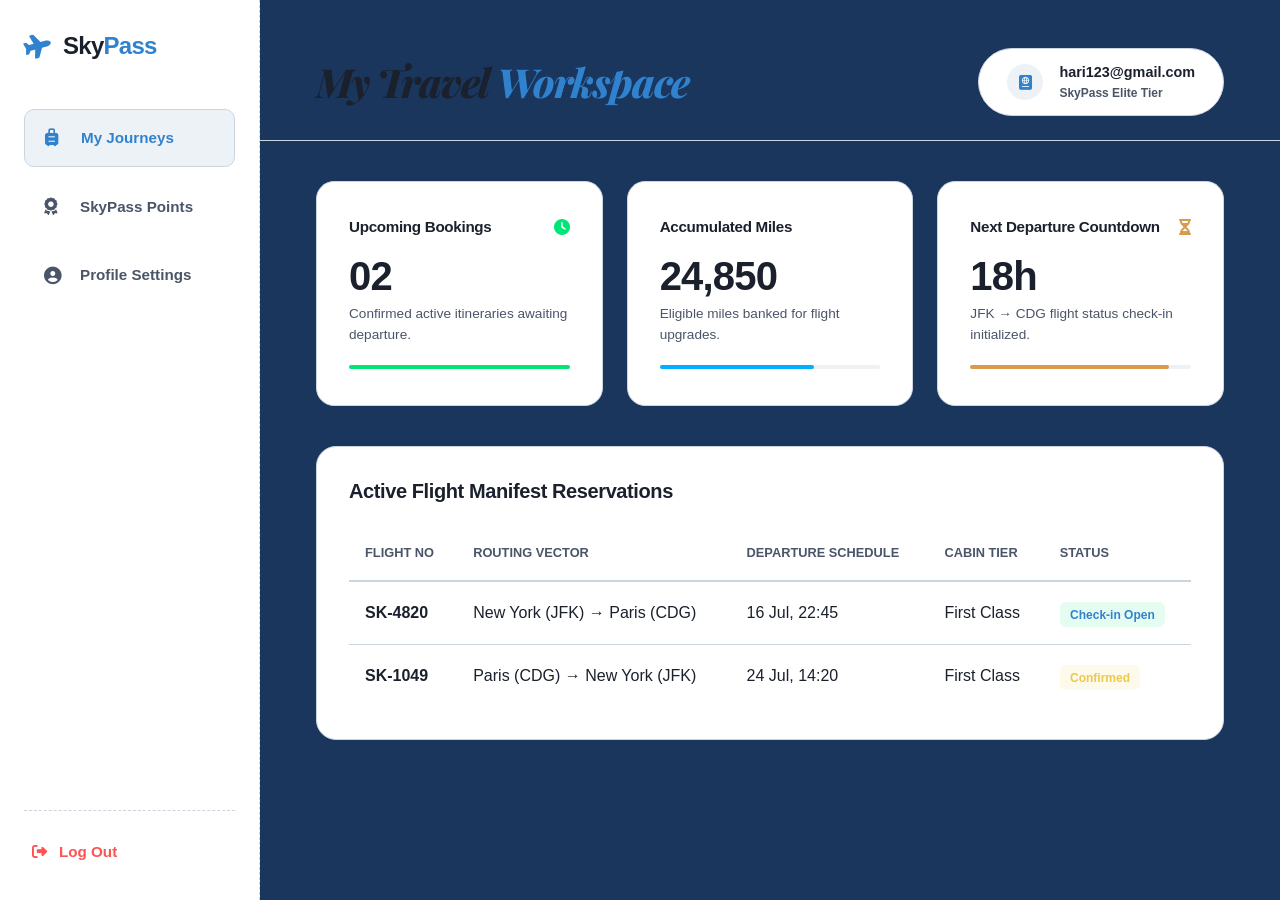
<file: client.html>
<!DOCTYPE html>
<html lang="en">

<head>
    <meta charset="UTF-8">
    <meta name="viewport" content="width=device-width, initial-scale=1.0">
    <title>Client Portal - My Travel Workspace</title>
    <link rel="icon" href="./assets/bg remove.webp">

    <!-- Stylesheet Matrix -->
    <link rel="stylesheet" href="./root.css">
    <link rel="stylesheet" href="style.css">
    <link rel="stylesheet" href="client.css">

    <!-- Icon Fonts & Animation Libraries -->
    <link rel="stylesheet" href="https://cdnjs.cloudflare.com/ajax/libs/font-awesome/6.5.1/css/all.min.css">
    <link rel="stylesheet" href="https://unpkg.com/aos@next/dist/aos.css" />
</head>

<body>

    <div class="client-dashboard-wrapper">

        <!-- LEFT NAVIGATION SIDEBAR -->
        <aside class="client-sidebar-panel">
            <div class="sidebar-brand-zone">
                <i class="fas fa-plane brand-logo-icon"></i>
                <h2>Sky<span>Pass</span></h2>
            </div>

            <nav class="sidebar-nav-links">
                <div class="nav-link-item active" onclick="routeClientTab('trips-pane', this)">
                    <i class="fas fa-suitcase-rolling"></i> My Journeys
                </div>
                <div class="nav-link-item" onclick="routeClientTab('rewards-pane', this)">
                    <i class="fas fa-award"></i> SkyPass Points
                </div>
                <div class="nav-link-item" onclick="routeClientTab('profile-pane', this)">
                    <i class="fas fa-user-circle"></i> Profile Settings
                </div>
            </nav>

            <div class="sidebar-footer-zone">
                <button type="button" class="btn btn-terminate-session" onclick="window.location.href='index.html'">
                    <i class="fas fa-sign-out-alt"></i> Log Out
                </button>
            </div>
        </aside>

        <!-- RIGHT MAIN CONTROLLER PLATFORM -->
        <div class="telemetry-main-container">

            <!-- GLOBAL GLOBAL STICKY HEADER -->
            <header class="telemetry-header-row">
                <div data-aos="fade-right">
                    <h1 id="dynamicClientTitle">My Travel <span>Workspace</span></h1>
                </div>

                <div class="operator-identity-deck" data-aos="fade-left">
                    <!-- Dynamically maps the unique client email used during portal authentication -->
                    <div class="identity-capsule">
                        <div class="capsule-icon-shield"><i class="fas fa-passport"></i></div>
                        <div class="capsule-meta">
                            <strong id="dynamicClientEmail">hari123@gmail.com</strong>
                            <span>SkyPass Elite Tier</span>
                        </div>
                    </div>
                </div>
            </header>

            <!-- VIEWPORT PORT DATA CONTAINERS -->
            <main class="telemetry-viewport-stream">

                <!-- PANE 1: MY JOURNEYS (DEFAULT VIEW) -->
                <div class="dashboard-content-section active-pane" id="trips-pane" data-title="My Travel Workspace">

                    <!-- Quick Metric Trackers -->
                    <div class="telemetry-cards-matrix">
                        <div class="telemetry-luxe-card">
                            <div class="card-top-header-line">
                                <h4>Upcoming Bookings</h4><i class="fas fa-clock" style="color: #00E676;"></i>
                            </div>
                            <div class="card-center-telemetry-metrics">
                                <h3>02</h3>
                                <p>Confirmed active itineraries awaiting departure.</p>
                            </div>
                            <div class="telemetry-progress-line-track">
                                <div class="progress-line-fill" style="width: 100%; background-color: #00E676;"></div>
                            </div>
                        </div>
                        <div class="telemetry-luxe-card">
                            <div class="card-top-header-line">
                                <h4>Accumulated Miles</h4><i class="fas fa-plane-runway" style="color: #00b0ff;"></i>
                            </div>
                            <div class="card-center-telemetry-metrics">
                                <h3>24,850</h3>
                                <p>Eligible miles banked for flight upgrades.</p>
                            </div>
                            <div class="telemetry-progress-line-track">
                                <div class="progress-line-fill" style="width: 70%; background-color: #00b0ff;"></div>
                            </div>
                        </div>
                        <div class="telemetry-luxe-card">
                            <div class="card-top-header-line">
                                <h4>Next Departure Countdown</h4><i class="fas fa-hourglass-half"
                                    style="color: #d89b4e;"></i>
                            </div>
                            <div class="card-center-telemetry-metrics">
                                <h3>18h</h3>
                                <p>JFK &rarr; CDG flight status check-in initialized.</p>
                            </div>
                            <div class="telemetry-progress-line-track">
                                <div class="progress-line-fill" style="width: 90%; background-color: #d89b4e;"></div>
                            </div>
                        </div>
                    </div>

                    <!-- Booking Manifest Card -->
                    <div class="dashboard-table-card">
                        <h3>Active Flight Manifest Reservations</h3>
                        <div class="table-responsive-wrapper">
                            <table class="premium-data-table">
                                <thead>
                                    <tr>
                                        <th>Flight No</th>
                                        <th>Routing Vector</th>
                                        <th>Departure Schedule</th>
                                        <th>Cabin Tier</th>
                                        <th>Status</th>
                                    </tr>
                                </thead>
                                <tbody>
                                    <tr>
                                        <td><strong>SK-4820</strong></td>
                                        <td>New York (JFK) &rarr; Paris (CDG)</td>
                                        <td>16 Jul, 22:45</td>
                                        <td>First Class</td>
                                        <td><span class="badge status-active">Check-in Open</span></td>
                                    </tr>
                                    <tr>
                                        <td><strong>SK-1049</strong></td>
                                        <td>Paris (CDG) &rarr; New York (JFK)</td>
                                        <td>24 Jul, 14:20</td>
                                        <td>First Class</td>
                                        <td><span class="badge status-pending">Confirmed</span></td>
                                    </tr>
                                </tbody>
                            </table>
                        </div>
                    </div>

                </div>

                <div class="dashboard-content-section" id="rewards-pane" data-title="SkyPass Points Matrix">

                    <div class="telemetry-cards-matrix rewards-cards-layout" data-aos="fade-up">
                        <div class="telemetry-luxe-card">
                            <div class="card-top-header-line">
                                <h4>Available Balance</h4><i class="fas fa-coins"
                                    style="color: var(--accent-color);"></i>
                            </div>
                            <div class="card-center-telemetry-metrics">
                                <h3>38,450</h3>
                                <p>Valid points eligible for immediate flight redemption.</p>
                            </div>
                        </div>
                        <div class="telemetry-luxe-card">
                            <div class="card-top-header-line">
                                <h4>Active Multiplier</h4><i class="fas fa-chart-line-up" style="color: #00b0ff;"></i>
                            </div>
                            <div class="card-center-telemetry-metrics">
                                <h3>1.10x</h3>
                                <p>10% bonus enabled via programmatic direct platforms.</p>
                            </div>
                        </div>
                        <div class="telemetry-luxe-card">
                            <div class="card-top-header-line">
                                <h4>Next Tier Target</h4><i class="fas fa-gem" style="color: #d89b4e;"></i>
                            </div>
                            <div class="card-center-telemetry-metrics">
                                <h3>11,550</h3>
                                <p>Points required to unlock Platinum Elite status.</p>
                            </div>
                        </div>
                    </div>

                    <div class="dashboard-table-card loyalty-ledger-card" data-aos="fade-up" data-aos-delay="100">
                        <div class="table-header-row">
                            <h3>Points Loyalty Ledger</h3>
                            <span class="badge status-completed"><i class="fas fa-star"></i> Elite Member</span>
                        </div>

                        <div class="table-responsive-wrapper">
                            <table class="premium-data-table rewards-matrix-table">
                                <thead>
                                    <tr>
                                        <th>Transaction Date</th>
                                        <th>Activity Profile</th>
                                        <th>Base Value</th>
                                        <th>Bonus Yield</th>
                                    </tr>
                                </thead>
                                <tbody>
                                    <tr>
                                        <td><strong>12 Jul, 2026</strong></td>
                                        <td>Flight Booking (JFK &rarr; CDG)</td>
                                        <td>4,500 pts</td>
                                        <td><span class="text-grow">+450 pts</span></td>
                                    </tr>
                                    <tr>
                                        <td><strong>08 Jun, 2026</strong></td>
                                        <td>Hotel Partner Accrual</td>
                                        <td>1,200 pts</td>
                                        <td><span class="text-muted">--</span></td>
                                    </tr>
                                    <tr>
                                        <td><strong>24 May, 2026</strong></td>
                                        <td>Flight Booking (LHR &rarr; JFK)</td>
                                        <td>3,800 pts</td>
                                        <td><span class="text-grow">+380 pts</span></td>
                                    </tr>
                                </tbody>
                            </table>
                        </div>
                    </div>
                </div>

                <div class="dashboard-content-section" id="profile-pane" data-title="Client Profile Settings">

    <div class="dashboard-table-card profile-settings-card">
        
        <div class="profile-card-header">
            <div class="title-area">
                <h3>Personal Identification Parameters</h3>
                <p class="profile-desc-text">Update encryption security keys, passport data arrays, and global travel records securely here:</p>
            </div>
            <span class="badge status-active"><i class="fas fa-shield-alt"></i> Security Active</span>
        </div>

        <form id="clientProfileUpdateForm" class="profile-luxe-form-grid" action="error.html" method="GET">

            <div class="form-input-splitter">
                <div class="profile-input-housing">
                    <label for="passportNo">Passport Number ID</label>
                    <input type="text" id="passportNo" name="passport_no" value="A-7894102" required>
                </div>
                <div class="profile-input-housing">
                    <label for="nationality">Nationality Vector</label>
                    <input type="text" id="nationality" name="nationality" value="United States" required>
                </div>
            </div>

            <div class="form-input-splitter">
                <div class="profile-input-housing">
                    <label for="emergencyContact">Emergency Contact Rail</label>
                    <input type="text" id="emergencyContact" name="emergency_contact" value="+1 (555) 019-2834" required>
                </div>
                <div class="profile-input-housing">
                    <label for="cabinTier">Preferred Cabin Tier Mapping</label>
                    <input type="text" id="cabinTier" name="cabin_tier" value="First Class Suites" readonly class="input-readonly" required>
                </div>
            </div>

            <div class="profile-form-footer-action">
                <button type="submit" class="btn btn-profile-save">Commit Parameter Updates</button>
            </div>

        </form>
    </div>

</div>
            </main>
        </div>
    </div>

    <script src="https://unpkg.com/aos@next/dist/aos.js"></script>
    <script>
        AOS.init({ duration: 800, easing: 'ease-in-out', once: true, offset: 30 });

        function routeClientTab(targetSectionId, clickEventElement) {
            document.querySelectorAll('.sidebar-nav-links .nav-link-item').forEach(link => link.classList.remove('active'));
            document.querySelectorAll('.dashboard-content-section').forEach(section => section.classList.remove('active-pane'));

            clickEventElement.classList.add('active');
            const activeTarget = document.getElementById(targetSectionId);

            if (activeTarget) {
                activeTarget.classList.add('active-pane');

                const targetTitle = activeTarget.getAttribute('data-title');
                const titleContainer = document.getElementById('dynamicClientTitle');

                if (targetTitle && titleContainer) {
                    const words = targetTitle.split(' ');
                    const lastWord = words.pop();
                    titleContainer.innerHTML = `${words.join(' ')} <span>${lastWord}</span>`;
                }
            }
        }






        document.addEventListener("DOMContentLoaded", () => {
            // 1. Extract the authenticated user email token from browser memory
            const authenticatedEmail = localStorage.getItem('userLoginEmail');

            // 2. Locate the designated target layout DOM element slots
            const adminEmailSlot = document.getElementById('dynamicIdentityEmail');
            const clientEmailSlot = document.getElementById('dynamicClientEmail');

            // 3. Inject the email address dynamically if a valid session exists
            if (authenticatedEmail) {
                if (adminEmailSlot) adminEmailSlot.textContent = authenticatedEmail;
                if (clientEmailSlot) clientEmailSlot.textContent = authenticatedEmail;
                console.log(`RBAC Identity Synced: Displaying session user "${authenticatedEmail}"`);
            } else {
                console.warn("Session tracking anomaly: No active email token found in memory matrix.");
            }
        });


    </script>
</body>

</html>
</file>
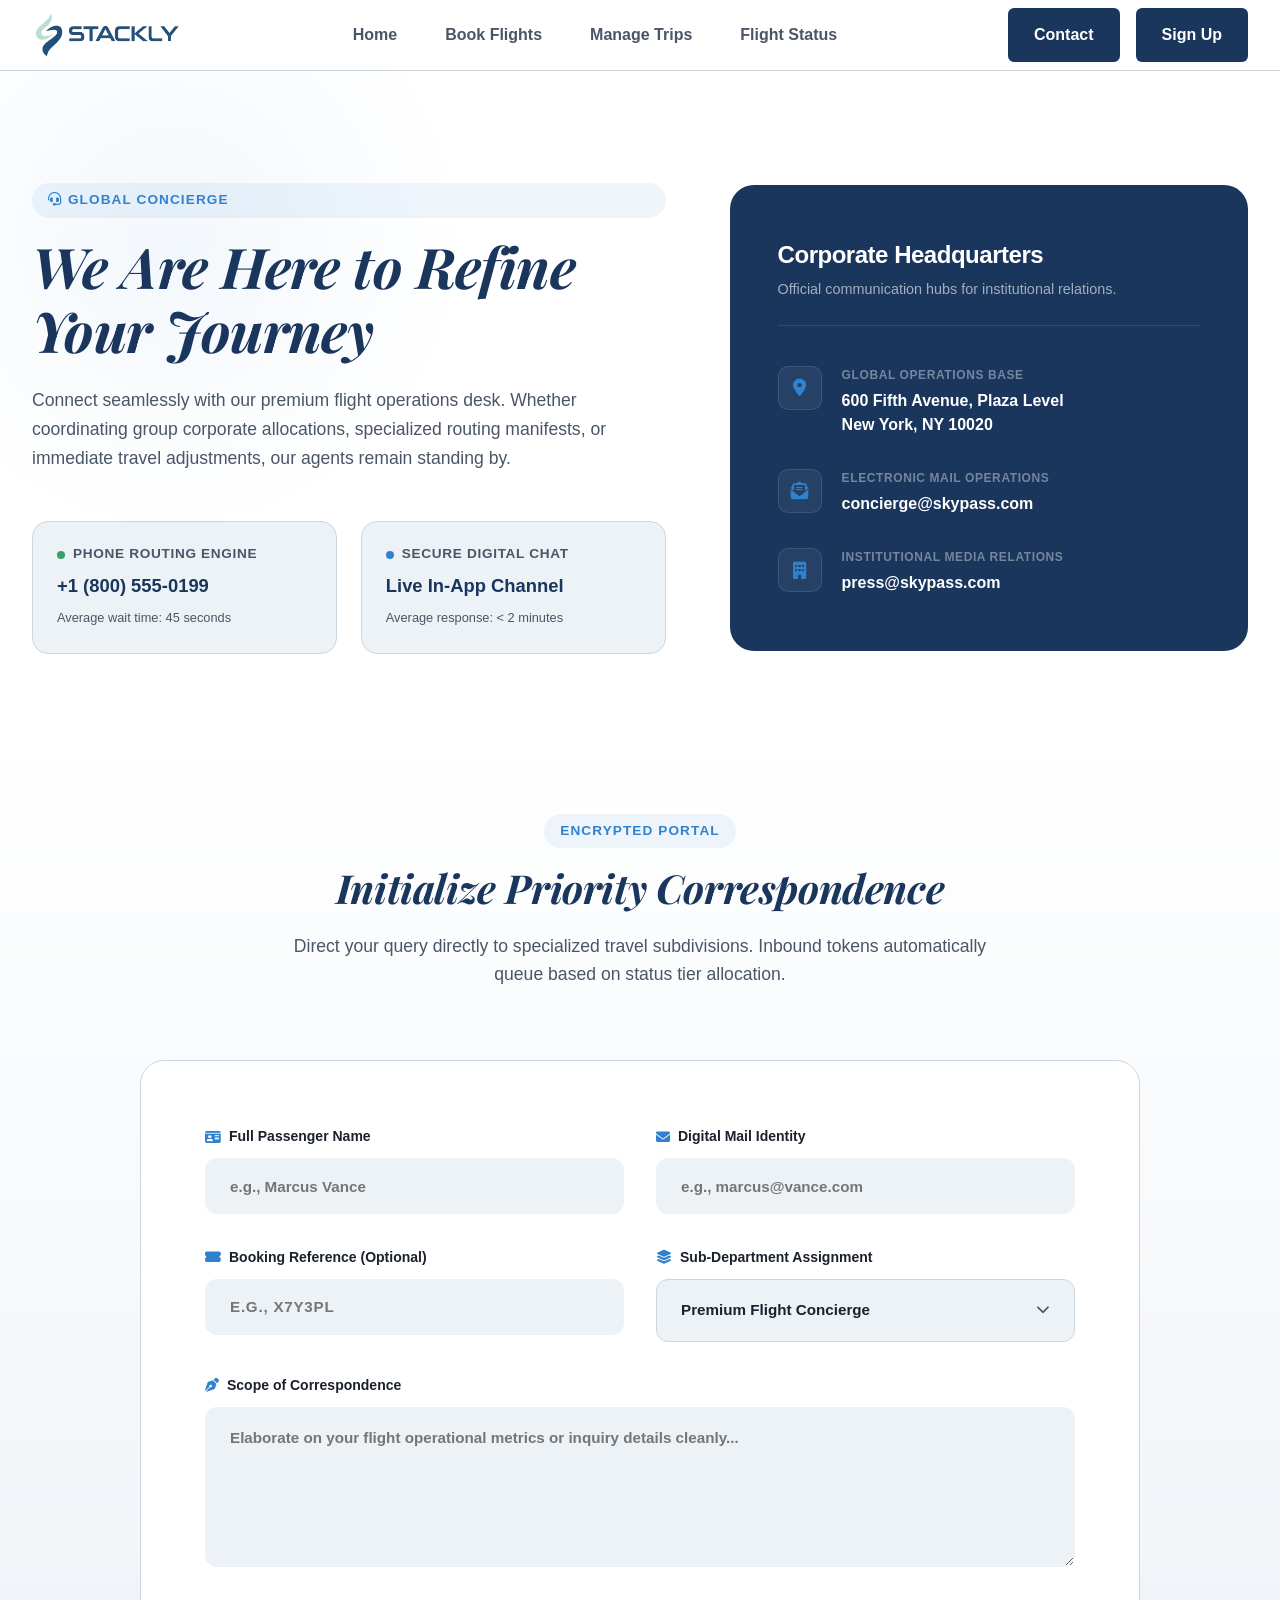
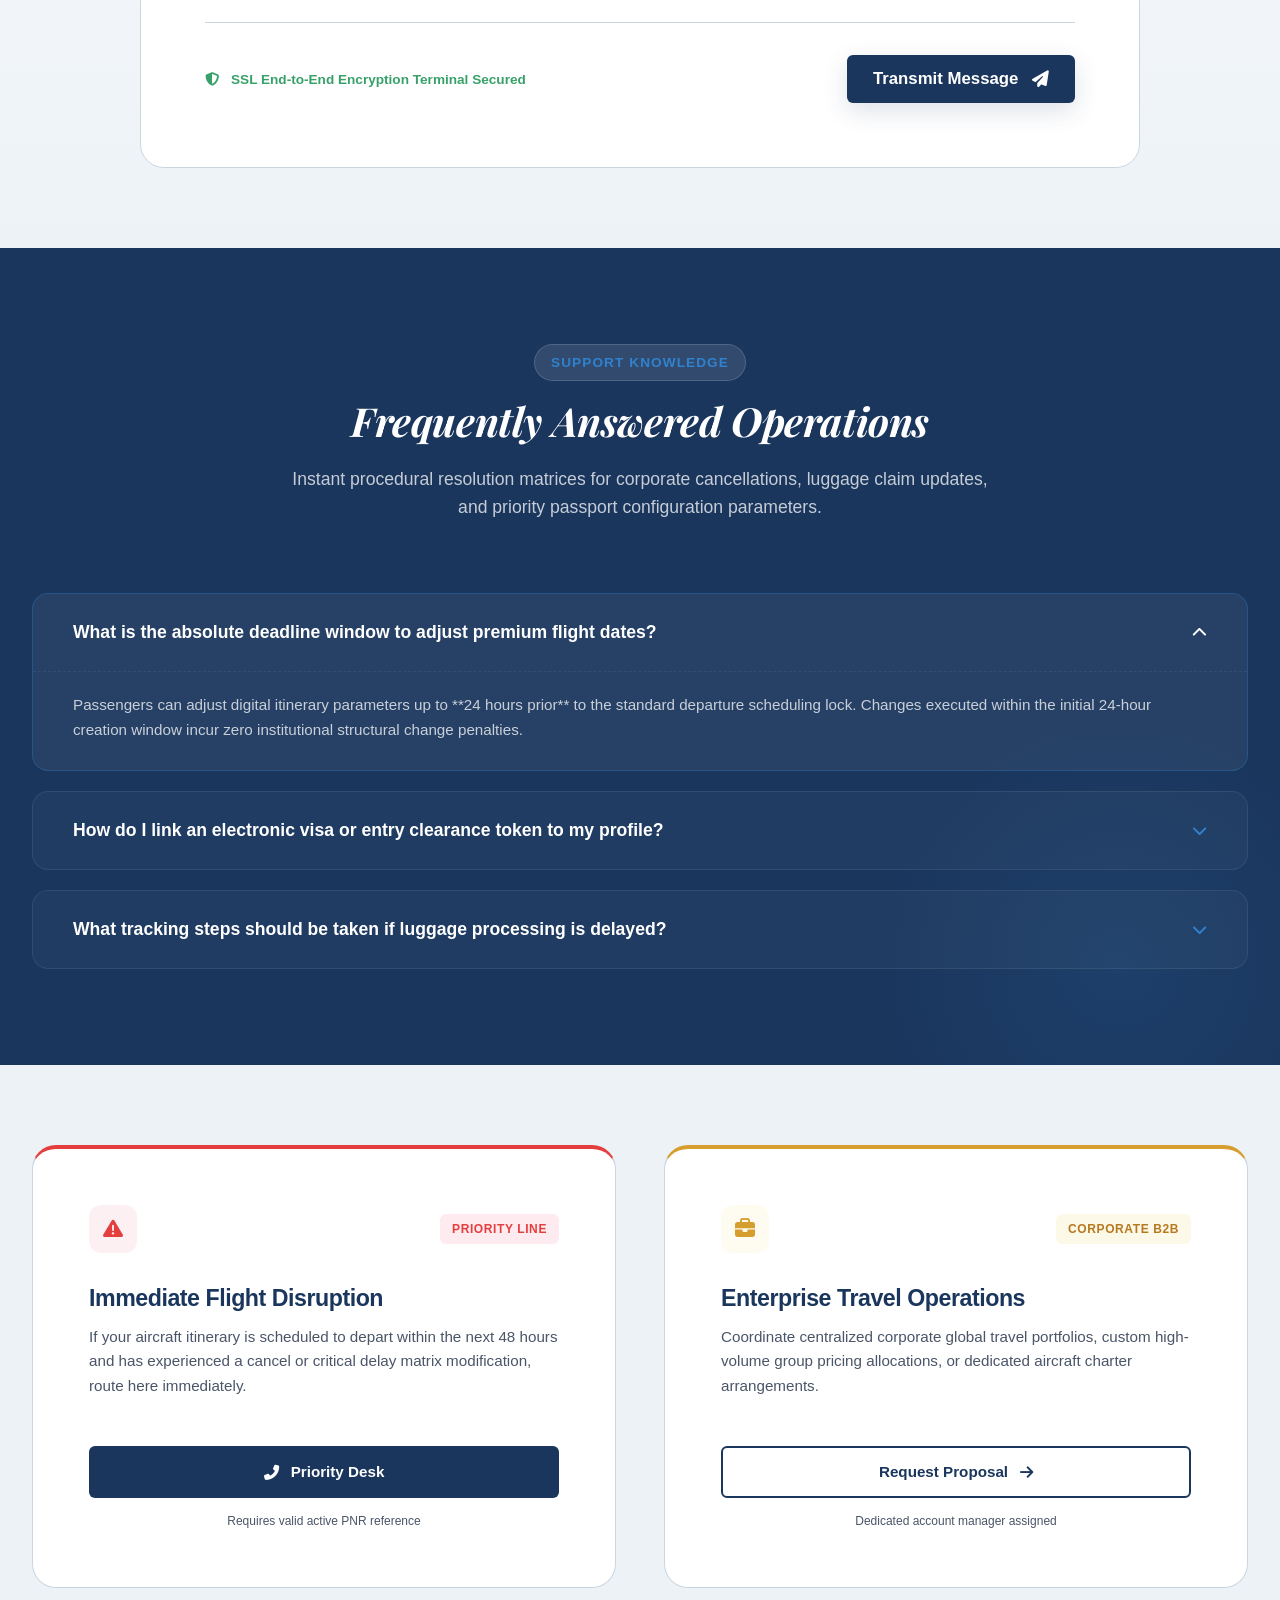
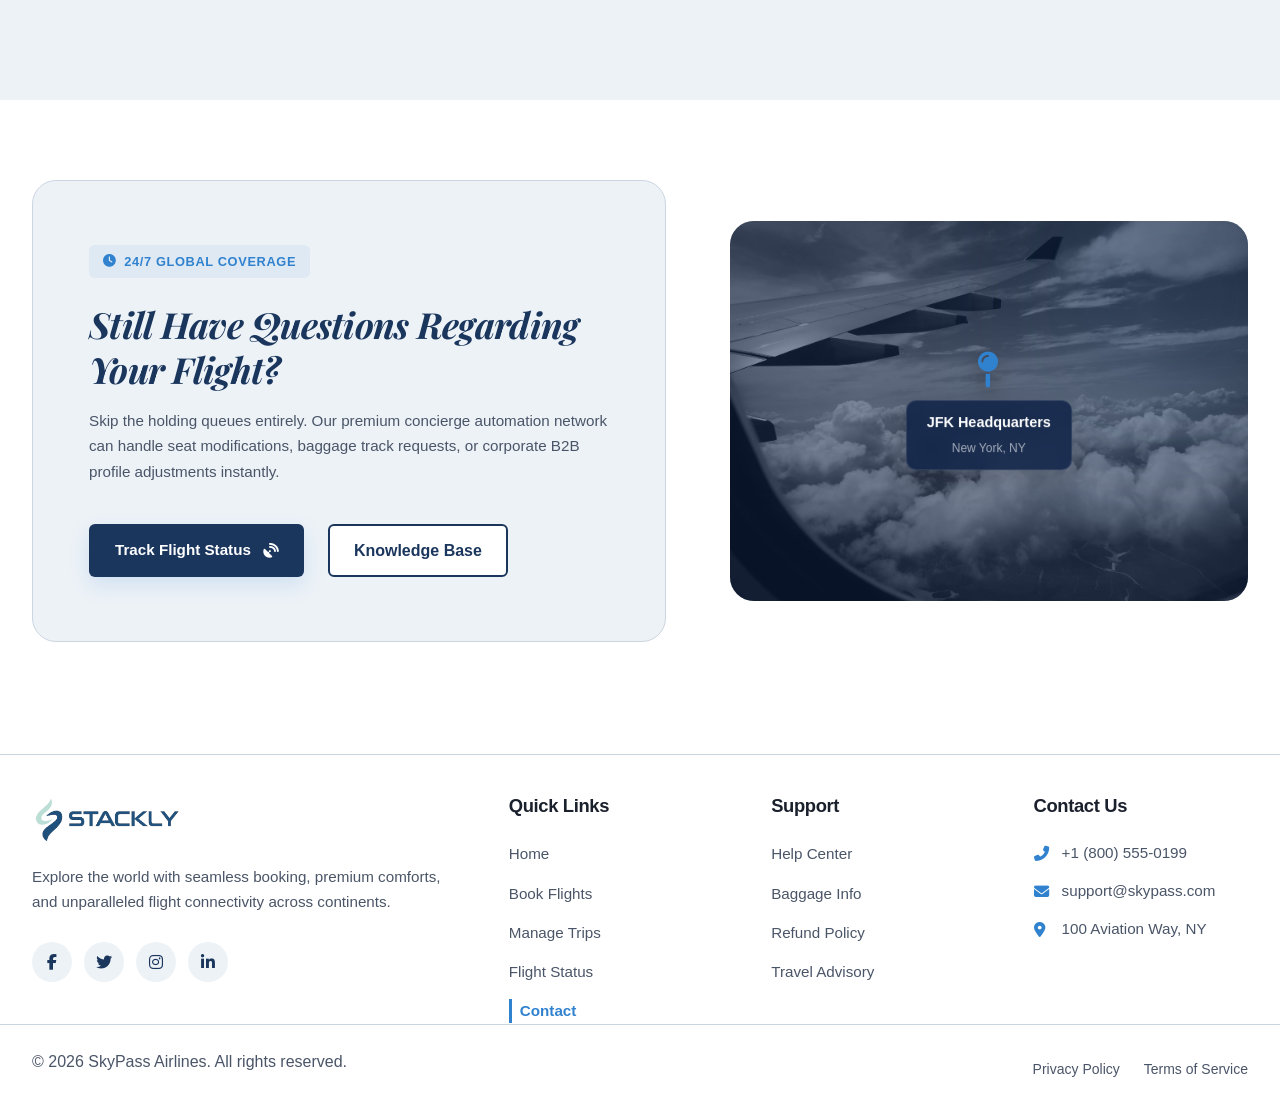
<file: contact.html>
<!DOCTYPE html>
<html lang="en">

<head>
    <meta charset="UTF-8">
    <meta name="viewport" content="width=device-width, initial-scale=1.0">
    <title>Airline Ticket Booking</title>
    <link rel="icon" href="./assets/bg remove.webp">

    <link rel="stylesheet" href="style.css">
    <link rel="stylesheet" href="contact.css">

    <link rel="stylesheet" href="./root.css">

    <link href="https://fonts.googleapis.com/icon?family=Material+Icons" rel="stylesheet">
    <link rel="stylesheet" href="https://cdnjs.cloudflare.com/ajax/libs/font-awesome/6.5.1/css/all.min.css">

    <link rel="stylesheet" href="https://unpkg.com/aos@next/dist/aos.css" />

</head>

<body>

    <header class="site-header style-modern">
        <div class="container header-container">
            <a href="index.html" class="logo">
                <img src="./assets/stackly.webp" alt="logo" width="150px" height="50px">
            </a>

            <nav class="desktop-nav">
                <ul class="nav-list">
                    <li><a href="index.html" class="nav-link active">Home</a></li>
                    <li><a href="book.html" class="nav-link">Book Flights</a></li>
                    <li><a href="trips.html" class="nav-link">Manage Trips</a></li>
                    <li><a href="status.html" class="nav-link">Flight Status</a></li>
                </ul>
            </nav>

            <div class="header-actions">
                <a href="contact.html" class="btn btn-secondary active">Contact</a>
                <a href="auth.html" class="btn btn-primary">Sign Up</a>
            </div>

            <button class="menu-toggle" aria-label="Toggle navigation menu" aria-expanded="false">
                <span class="hamburger-bar"></span>
                <span class="hamburger-bar"></span>
                <span class="hamburger-bar"></span>
            </button>
        </div>

        <div class="mobile-drawer">
            <nav class="mobile-nav">
                <ul class="mobile-nav-list">
                    <li><a href="index.html" class="mobile-nav-link">Home</a></li>
                    <li><a href="book.html" class="mobile-nav-link active">Book Flights</a></li>
                    <li><a href="trips.html" class="mobile-nav-link">Manage Trips</a></li>
                    <li><a href="status.html" class="mobile-nav-link">Flight Status</a></li>
                </ul>
                <div class="mobile-actions">
                    <a href="contact.html" class="btn btn-secondary active">Contact</a>
                    <a href="auth.html" class="btn btn-primary">Sign Up</a>
                </div>
            </nav>
        </div>
    </header>







    <section class="contact-hero-section">
        <div class="contact-blur-ambient"></div>
        <div class="container contact-hero-container">

            <!-- Left Column: Premium Headline & Live Status Briefing -->
            <div class="contact-intro-content" data-aos="fade-right" data-aos-duration="1000">
                <span class="section-badge"><i class="fas fa-headset"></i> Global Concierge</span>
                <h1>We Are Here to Refine Your Journey</h1>
                <p>Connect seamlessly with our premium flight operations desk. Whether coordinating group corporate
                    allocations, specialized routing manifests, or immediate travel adjustments, our agents remain
                    standing by.</p>

                <!-- Operations Live Status Channel Grid -->
                <div class="ops-status-grid">
                    <div class="ops-status-card">
                        <div class="ops-card-header">
                            <span class="ops-pulse-dot green"></span>
                            <h5>Phone Routing Engine</h5>
                        </div>
                        <strong><a href="error.html">+1 (800) 555-0199</a></strong>
                        <span>Average wait time: 45 seconds</span>
                    </div>

                    <div class="ops-status-card">
                        <div class="ops-card-header">
                            <span class="ops-pulse-dot blue"></span>
                            <h5>Secure Digital Chat</h5>
                        </div>
                        <strong>Live In-App Channel</strong>
                        <span>Average response: &lt; 2 minutes</span>
                    </div>
                </div>
            </div>

            <!-- Right Column: Premium High-Contrast Contact Card Block -->
            <div class="contact-summary-card card-shadow-velvet card-glow-border" data-aos="fade-left"
                data-aos-duration="1000">
                <div class="summary-card-header">
                    <h3>Corporate Headquarters</h3>
                    <p>Official communication hubs for institutional relations.</p>
                </div>

                <ul class="corporate-details-list">
                    <li>
                        <div class="detail-icon-box"><i class="fas fa-map-marker-alt"></i></div>
                        <div class="detail-text-box">
                            <span>Global Operations Base</span>
                            <strong>600 Fifth Avenue, Plaza Level<br>New York, NY 10020</strong>
                        </div>
                    </li>
                    <li>
                        <div class="detail-icon-box"><i class="fas fa-envelope-open-text"></i></div>
                        <div class="detail-text-box">
                            <span>Electronic Mail Operations</span>
                            <strong><a href="error.html">concierge@skypass.com</a></strong>
                        </div>
                    </li>
                    <li>
                        <div class="detail-icon-box"><i class="fas fa-building"></i></div>
                        <div class="detail-text-box">
                            <span>Institutional Media Relations</span>
                            <strong><a href="error.html">press@skypass.com</a></strong>
                        </div>
                    </li>
                </ul>
            </div>

        </div>
    </section>







    <section class="secure-message-section" data-aos="fade-up" data-aos-duration="1000">
        <div class="container message-container">

            <!-- Section Title & Priority Routing Matrix Badge -->
            <div class="section-header" data-aos="fade-up" data-aos-duration="1000">
                <span class="section-badge">Encrypted Portal</span>
                <h2>Initialize Priority Correspondence</h2>
                <p>Direct your query directly to specialized travel subdivisions. Inbound tokens automatically queue
                    based on status tier allocation.</p>
            </div>

            <!-- Core Interactive Form Canvas Card -->
            <div class="secure-form-card card-shadow-velvet card-glow-border" data-aos="fade-up" data-aos-delay="100">
                <form class="secure-portal-form" action="error.html" method="POST">

                    <div class="form-dual-row">
                        <!-- Input Field 1: Full Name -->
                        <div class="portal-input-group">
                            <label for="portalName"><i class="fas fa-id-card"></i> Full Passenger Name</label>
                            <div class="input-focus-wrapper">
                                <input type="text" id="portalName" placeholder="e.g., Marcus Vance"
                                    pattern="[A-Za-z\s]+"
                                    title="Name field only accepts alphabetic characters and spaces." required> <span
                                    class="focus-bar"></span>
                            </div>
                        </div>

                        <!-- Input Field 2: Email -->
                        <div class="portal-input-group">
                            <label for="portalEmail"><i class="fas fa-envelope"></i> Digital Mail Identity</label>
                            <div class="input-focus-wrapper">
                                <input type="email" id="portalEmail" placeholder="e.g., marcus@vance.com" required>
                                <span class="focus-bar"></span>
                            </div>
                        </div>
                    </div>

                    <div class="form-dual-row">
                        <!-- Input Field 3: Ticket Reference -->
                        <div class="portal-input-group">
                            <label for="portalPnr"><i class="fas fa-ticket-alt"></i> Booking Reference
                                (Optional)</label>
                            <div class="input-focus-wrapper">
                                <input type="text" id="portalPnr" placeholder="e.g., X7Y3PL" maxlength="6">
                                <span class="focus-bar"></span>
                            </div>
                        </div>

                        <div class="portal-input-group">
                            <label for="portalDept"><i class="fas fa-layer-group"></i> Sub-Department Assignment</label>

                            <div class="custom-select-wrapper portal-custom-select-wrapper">
                                <div class="custom-select-btn" onclick="toggleCustomSelect(this, event)">
                                    <span class="selected-dropdown-text">Premium Flight Concierge</span>
                                    <i class="fas fa-chevron-down arrow-indicator"></i>
                                </div>

                                <ul class="custom-options-list">
                                    <li data-value="concierge" class="selected" onclick="selectDropdownOption(this)">
                                        Premium Flight Concierge</li>
                                    <li data-value="baggage" onclick="selectDropdownOption(this)">Baggage & Logistics
                                        Division</li>
                                    <li data-value="corporate" onclick="selectDropdownOption(this)">Corporate Account
                                        Management</li>
                                    <li data-value="refunds" onclick="selectDropdownOption(this)">Refund & Compensation
                                        Desk</li>
                                </ul>

                                <input type="hidden" id="portalDept" name="department" value="concierge">
                            </div>
                        </div>
                    </div>

                    <!-- Input Field 5: Message Textarea Area -->
                    <div class="portal-input-group full-width">
                        <label for="portalMessage"><i class="fas fa-pen-nib"></i> Scope of Correspondence</label>
                        <div class="input-focus-wrapper">
                            <textarea id="portalMessage" rows="5"
                                placeholder="Elaborate on your flight operational metrics or inquiry details cleanly..."
                                required></textarea>
                            <span class="focus-bar"></span>
                        </div>
                    </div>

                    <!-- Submission Trigger Actions Bar -->
                    <div class="portal-actions-footer">
                        <div class="security-stamp-notice">
                            <i class="fas fa-shield-alt"></i>
                            <span>SSL End-to-End Encryption Terminal Secured</span>
                        </div>
                        <button type="submit" class="btn btn-primary dispatch-portal-btn">
                            Transmit Message <i class="fas fa-paper-plane"></i>
                        </button>
                    </div>

                </form>
            </div>

        </div>
    </section>








    <section class="contact-faq-section" data-aos="fade-up" data-aos-duration="1000">
        <div class="faq-ambient-glow"></div>
        <div class="container contact-faq-container">

            <!-- Section Header Layer -->
            <div class="section-header white-theme-header" data-aos="fade-up" data-aos-duration="1000">
                <span class="section-badge luxury-badge-white">Support Knowledge</span>
                <h2>Frequently Answered Operations</h2>
                <p>Instant procedural resolution matrices for corporate cancellations, luggage claim updates, and
                    priority passport configuration parameters.</p>
            </div>

            <!-- Accordion Matrix Blocks Container -->
            <div class="contact-faq-accordion" data-aos="fade-up" data-aos-delay="100">

                <!-- Accordion Item 1 -->
                <div class="faq-portal-item active">
                    <button type="button" class="faq-portal-trigger" onclick="toggleContactFaq(this)">
                        <span>What is the absolute deadline window to adjust premium flight dates?</span>
                        <i class="fas fa-chevron-down"></i>
                    </button>
                    <div class="faq-portal-content">
                        <div class="faq-content-padding">
                            <p>Passengers can adjust digital itinerary parameters up to **24 hours prior** to the
                                standard departure scheduling lock. Changes executed within the initial 24-hour creation
                                window incur zero institutional structural change penalties.</p>
                        </div>
                    </div>
                </div>

                <!-- Accordion Item 2 -->
                <div class="faq-portal-item">
                    <button type="button" class="faq-portal-trigger" onclick="toggleContactFaq(this)">
                        <span>How do I link an electronic visa or entry clearance token to my profile?</span>
                        <i class="fas fa-chevron-down"></i>
                    </button>
                    <div class="faq-portal-content">
                        <div class="faq-content-padding">
                            <p>Navigate directly to the **Manage Trip** operational cockpit panel, input your 6-digit
                                PNR alphanumeric code identifier, and upload scanned document configurations under the
                                travel document verification sub-tab window cleanly.</p>
                        </div>
                    </div>
                </div>

                <!-- Accordion Item 3 -->
                <div class="faq-portal-item">
                    <button type="button" class="faq-portal-trigger" onclick="toggleContactFaq(this)">
                        <span>What tracking steps should be taken if luggage processing is delayed?</span>
                        <i class="fas fa-chevron-down"></i>
                    </button>
                    <div class="faq-portal-content">
                        <div class="faq-content-padding">
                            <p>Live telemetry metrics map checked tags continuously. In the rare scenario of a timeline
                                gap, register the unique tag identifier tracking digits at our digital compensation
                                claim terminal to initialize priority routing handlers.</p>
                        </div>
                    </div>
                </div>

            </div>

        </div>
    </section>








    <section class="contact-escalation-section" data-aos="fade-up" data-aos-duration="1000">
        <div class="container escalation-container">

            <!-- Left Card: Urgent 24-Hour Hotline -->
            <div class="escalation-card urgent-track card-shadow-velvet card-glow-border" data-aos="fade-right"
                data-aos-delay="100">
                <div class="card-interior-wrapper">
                    <div class="escalation-header">
                        <div class="escalation-icon"><i class="fas fa-exclamation-triangle"></i></div>
                        <span class="escalation-badge-tag hot-red">Priority Line</span>
                    </div>
                    <h3>Immediate Flight Disruption</h3>
                    <p>If your aircraft itinerary is scheduled to depart within the next 48 hours and has experienced a
                        cancel or critical delay matrix modification, route here immediately.</p>

                    <div class="escalation-action-footer">
                        <a href="error.html" class="btn btn-primary emergency-call-btn">
                            <i class="fas fa-phone-alt"></i> Priority Desk
                        </a>
                        <span class="action-restriction-hint">Requires valid active PNR reference</span>
                    </div>
                </div>
            </div>

            <!-- Right Card: Institutional Accounts Desk -->
            <div class="escalation-card corporate-track card-shadow-velvet card-glow-border" data-aos="fade-left"
                data-aos-delay="200">
                <div class="card-interior-wrapper">
                    <div class="escalation-header">
                        <div class="escalation-icon"><i class="fas fa-briefcase"></i></div>
                        <span class="escalation-badge-tag sleek-gold">Corporate B2B</span>
                    </div>
                    <h3>Enterprise Travel Operations</h3>
                    <p>Coordinate centralized corporate global travel portfolios, custom high-volume group pricing
                        allocations, or dedicated aircraft charter arrangements.</p>

                    <div class="escalation-action-footer">
                        <a href="error.html" class="btn btn-secondary institutional-btn">
                            Request Proposal <i class="fas fa-arrow-right"></i>
                        </a>
                        <span class="action-restriction-hint">Dedicated account manager assigned</span>
                    </div>
                </div>
            </div>

        </div>
    </section>








    <section class="contact-final-cta" data-aos="fade-up" data-aos-duration="1000">
        <div class="container contact-cta-container">

            <!-- Left Column: Final Reassurance & Live Chat Link -->
            <div class="cta-direct-box card-glass-premium card-shadow-velvet" data-aos="fade-right"
                data-aos-delay="100">
                <span class="urgency-badge"><i class="fas fa-clock"></i> 24/7 Global Coverage</span>
                <h3>Still Have Questions Regarding Your Flight?</h3>
                <p>Skip the holding queues entirely. Our premium concierge automation network can handle seat
                    modifications, baggage track requests, or corporate B2B profile adjustments instantly.</p>

                <div class="cta-action-group">
                    <a href="error.html" class="btn btn-primary redirect-btn">
                        Track Flight Status <i class="fas fa-satellite-dish"></i>
                    </a>
                    <a href="error.html" class="btn btn-secondary text-btn">Knowledge Base</a>
                </div>
            </div>

            <!-- Right Column: Premium Map/Visual Placeholder Container -->
            <div class="cta-location-visual card-shadow-velvet card-glow-border" data-aos="fade-left"
                data-aos-delay="200">
                <div class="visual-glow-glow"></div>
                <div class="terminal-map-frame">
                    <div class="map-coordinates-overlay">
                        <i class="fas fa-map-pin pin-bounce"></i>
                        <div class="coord-label">
                            <strong>JFK Headquarters</strong>
                            <span>New York, NY</span>
                        </div>
                    </div>
                    <!-- High-contrast architectural visual placeholder for background layout balance -->
                    <img src="./assets/wing.webp"
                        alt="Premium Jetliner Terminal Gate Visual Frame">
                </div>
            </div>

        </div>
    </section>







    <footer class="site-footer style-modern-corporate">
        <div class="container footer-container">

            <div class="footer-brand-section">
                <a href="index.html" class="footer-logo">
                    <img src="./assets/stackly.webp" alt="logo" width="150px" height="50px">
                </a>
                <p class="footer-brand-desc">
                    Explore the world with seamless booking, premium comforts, and unparalleled flight connectivity
                    across continents.
                </p>
                <div class="footer-socials">
                    <a href="error.html" class="social-icon" aria-label="Facebook"><i class="fab fa-facebook-f"></i></a>
                    <a href="error.html" class="social-icon" aria-label="Twitter"><i class="fab fa-twitter"></i></a>
                    <a href="error.html" class="social-icon" aria-label="Instagram"><i class="fab fa-instagram"></i></a>
                    <a href="error.html" class="social-icon" aria-label="LinkedIn"><i
                            class="fab fa-linkedin-in"></i></a>
                </div>
            </div>

            <div class="footer-links-section">
                <h4 class="footer-heading">Quick Links</h4>
                <ul class="footer-links-list">
                    <li><a href="index.html" class="footer-link active">Home</a></li>
                    <li><a href="book.html" class="footer-link">Book Flights</a></li>
                    <li><a href="trips.html" class="footer-link">Manage Trips</a></li>
                    <li><a href="status.html" class="footer-link">Flight Status</a></li>
                    <li><a href="contact.html" class="footer-link">Contact</a></li>

                </ul>
            </div>

            <div class="footer-links-section">
                <h4 class="footer-heading">Support</h4>
                <ul class="footer-links-list">
                    <li><a href="error.html" class="footer-link">Help Center</a></li>
                    <li><a href="error.html" class="footer-link">Baggage Info</a></li>
                    <li><a href="error.html" class="footer-link">Refund Policy</a></li>
                    <li><a href="error.html" class="footer-link">Travel Advisory</a></li>
                </ul>
            </div>

            <div class="footer-links-section">
                <h4 class="footer-heading">Contact Us</h4>
                <ul class="footer-contact-list">
                    <li><i class="fas fa-phone-alt"></i> +1 (800) 555-0199</li>
                    <li><i class="fas fa-envelope"></i> support@skypass.com</li>
                    <li><i class="fas fa-map-marker-alt"></i> 100 Aviation Way, NY</li>
                </ul>
            </div>

        </div>

        <div class="footer-bottom">
            <div class="container footer-bottom-container">
                <p>&copy; 2026 SkyPass Airlines. All rights reserved.</p>
                <div class="footer-legal-links">
                    <a href="error.html">Privacy Policy</a>
                    <a href="error.html">Terms of Service</a>
                </div>
            </div>
        </div>
    </footer>



    <script src="script.js"></script>

    <script src="https://unpkg.com/aos@next/dist/aos.js"></script>
    <script>
        AOS.init({
            duration: 800,
            easing: 'ease-in-out',
            once: true,
            offset: 100
        });
    </script>

    <script>

        function toggleContactFaq(button) {
            const currentItem = button.parentElement;
            const contentBlock = currentItem.querySelector('.faq-portal-content');
            const allItems = document.querySelectorAll('.faq-portal-item');

            // Collapse open matrices to isolate focus panels cleanly
            allItems.forEach(item => {
                if (item !== currentItem && item.classList.contains('active')) {
                    item.classList.remove('active');
                    item.querySelector('.faq-portal-content').style.maxHeight = '0px';
                }
            });

            // Toggle state markers on current element targets
            if (currentItem.classList.contains('active')) {
                currentItem.classList.remove('active');
                contentBlock.style.maxHeight = '0px';
            } else {
                currentItem.classList.add('active');
                // Computes target pixel measurements accurately avoiding broken animation parameters
                contentBlock.style.maxHeight = contentBlock.scrollHeight + "px";
            }
        }

        // Optional: Run on execution load profiles to initialize open state sizes seamlessly
        document.addEventListener('DOMContentLoaded', () => {
            const activeInitially = document.querySelector('.faq-portal-item.active .faq-portal-content');
            if (activeInitially) {
                activeInitially.style.maxHeight = activeInitially.scrollHeight + "px";
            }
        });






        function toggleCustomSelect(element, event) {
            event.stopPropagation();
            const wrapper = element.parentElement;

            document.querySelectorAll('.custom-select-wrapper').forEach(el => {
                if (el !== wrapper) el.classList.remove('dropdown-active');
            });

            wrapper.classList.toggle('dropdown-active');
        }

        function selectDropdownOption(listItem) {
            const wrapper = listItem.closest('.custom-select-wrapper');
            const txtLabel = wrapper.querySelector('.selected-dropdown-text');
            const hiddenInput = wrapper.querySelector('input[type="hidden"]');

            // Clean prior active markers within options list tracking indices
            wrapper.querySelectorAll('.custom-options-list li').forEach(li => li.classList.remove('selected'));
            listItem.classList.add('selected');

            const chosenVal = listItem.getAttribute('data-value');
            const chosenText = listItem.textContent;

            txtLabel.textContent = chosenText;
            hiddenInput.value = chosenVal;

            wrapper.classList.remove('dropdown-active');
            console.log(`Routing vector reassigned: ${hiddenInput.id} set to targeted subdivision token "${chosenVal}"`);
        }

        // Global window event click handler to collapse active menus on outside interactions
        document.addEventListener('click', () => {
            document.querySelectorAll('.custom-select-wrapper').forEach(el => {
                el.classList.remove('dropdown-active');
            });
        });


    </script>

</body>

</html>
</file>
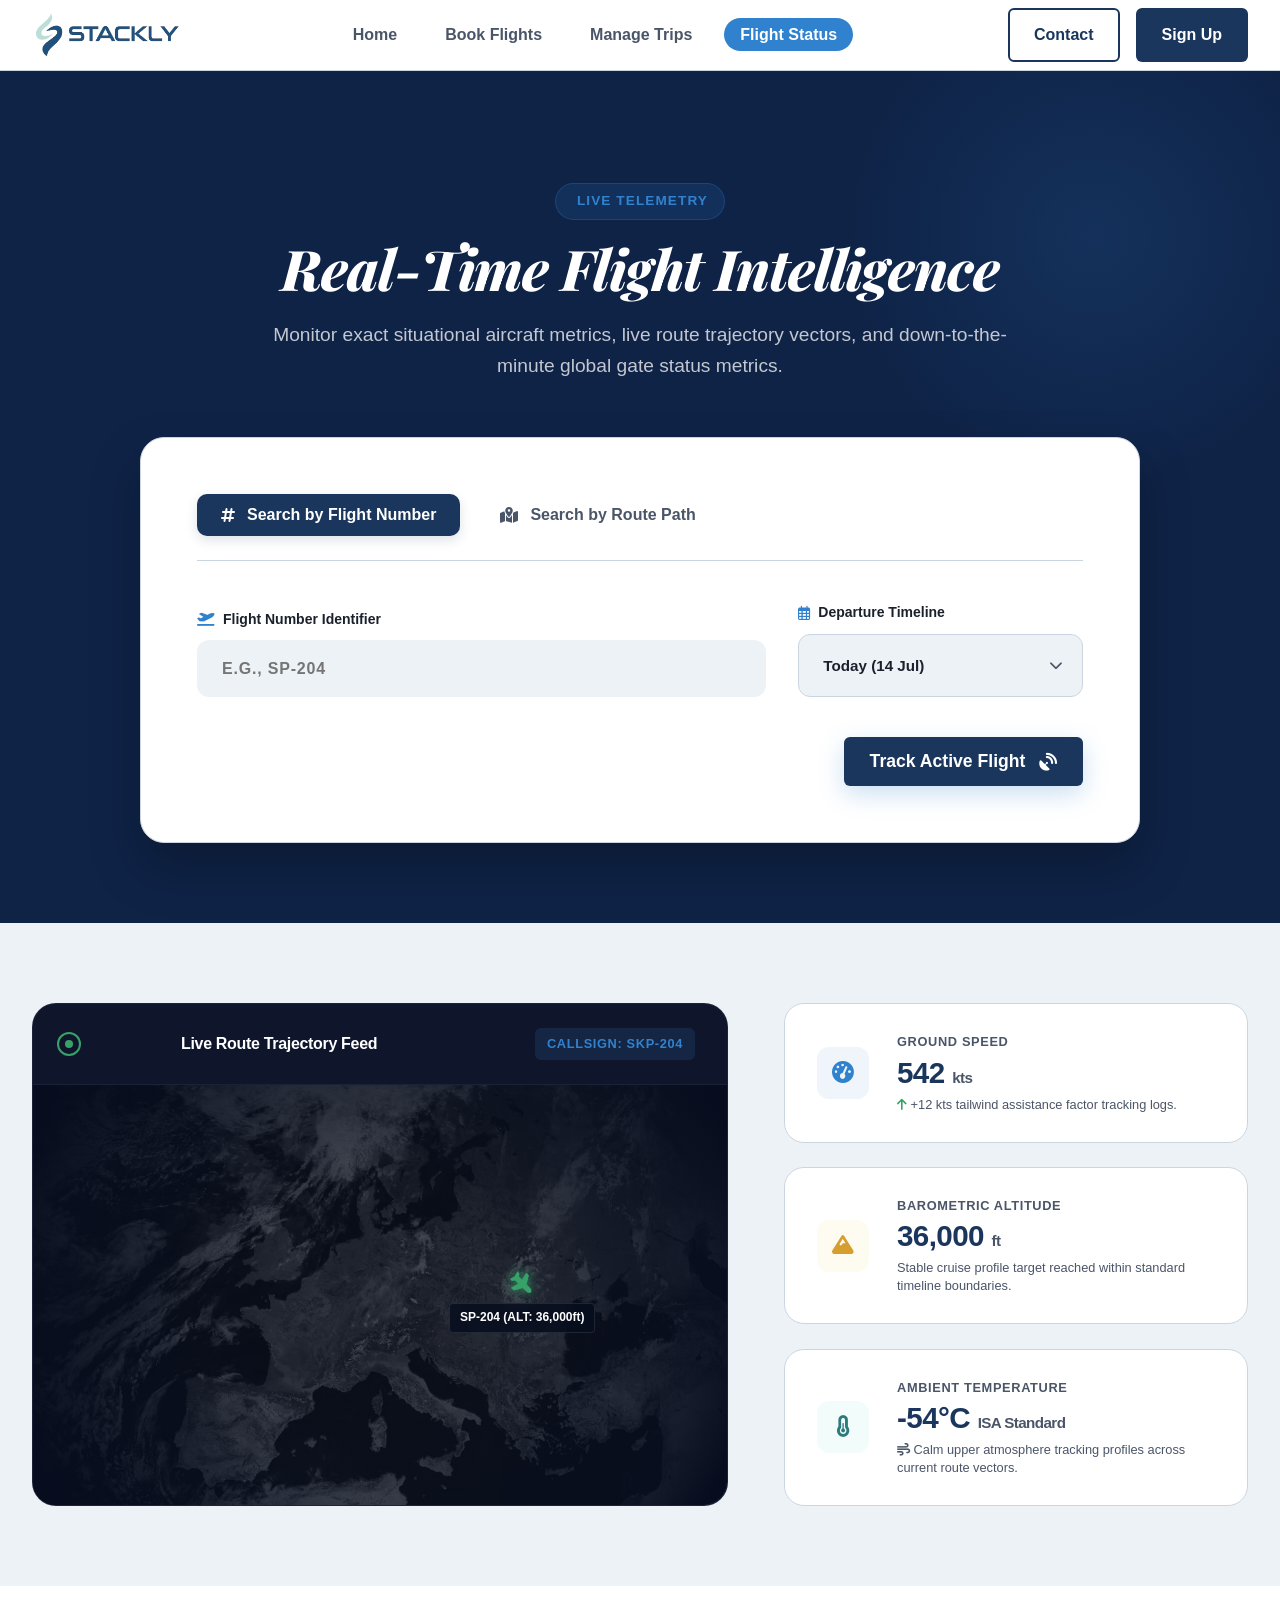
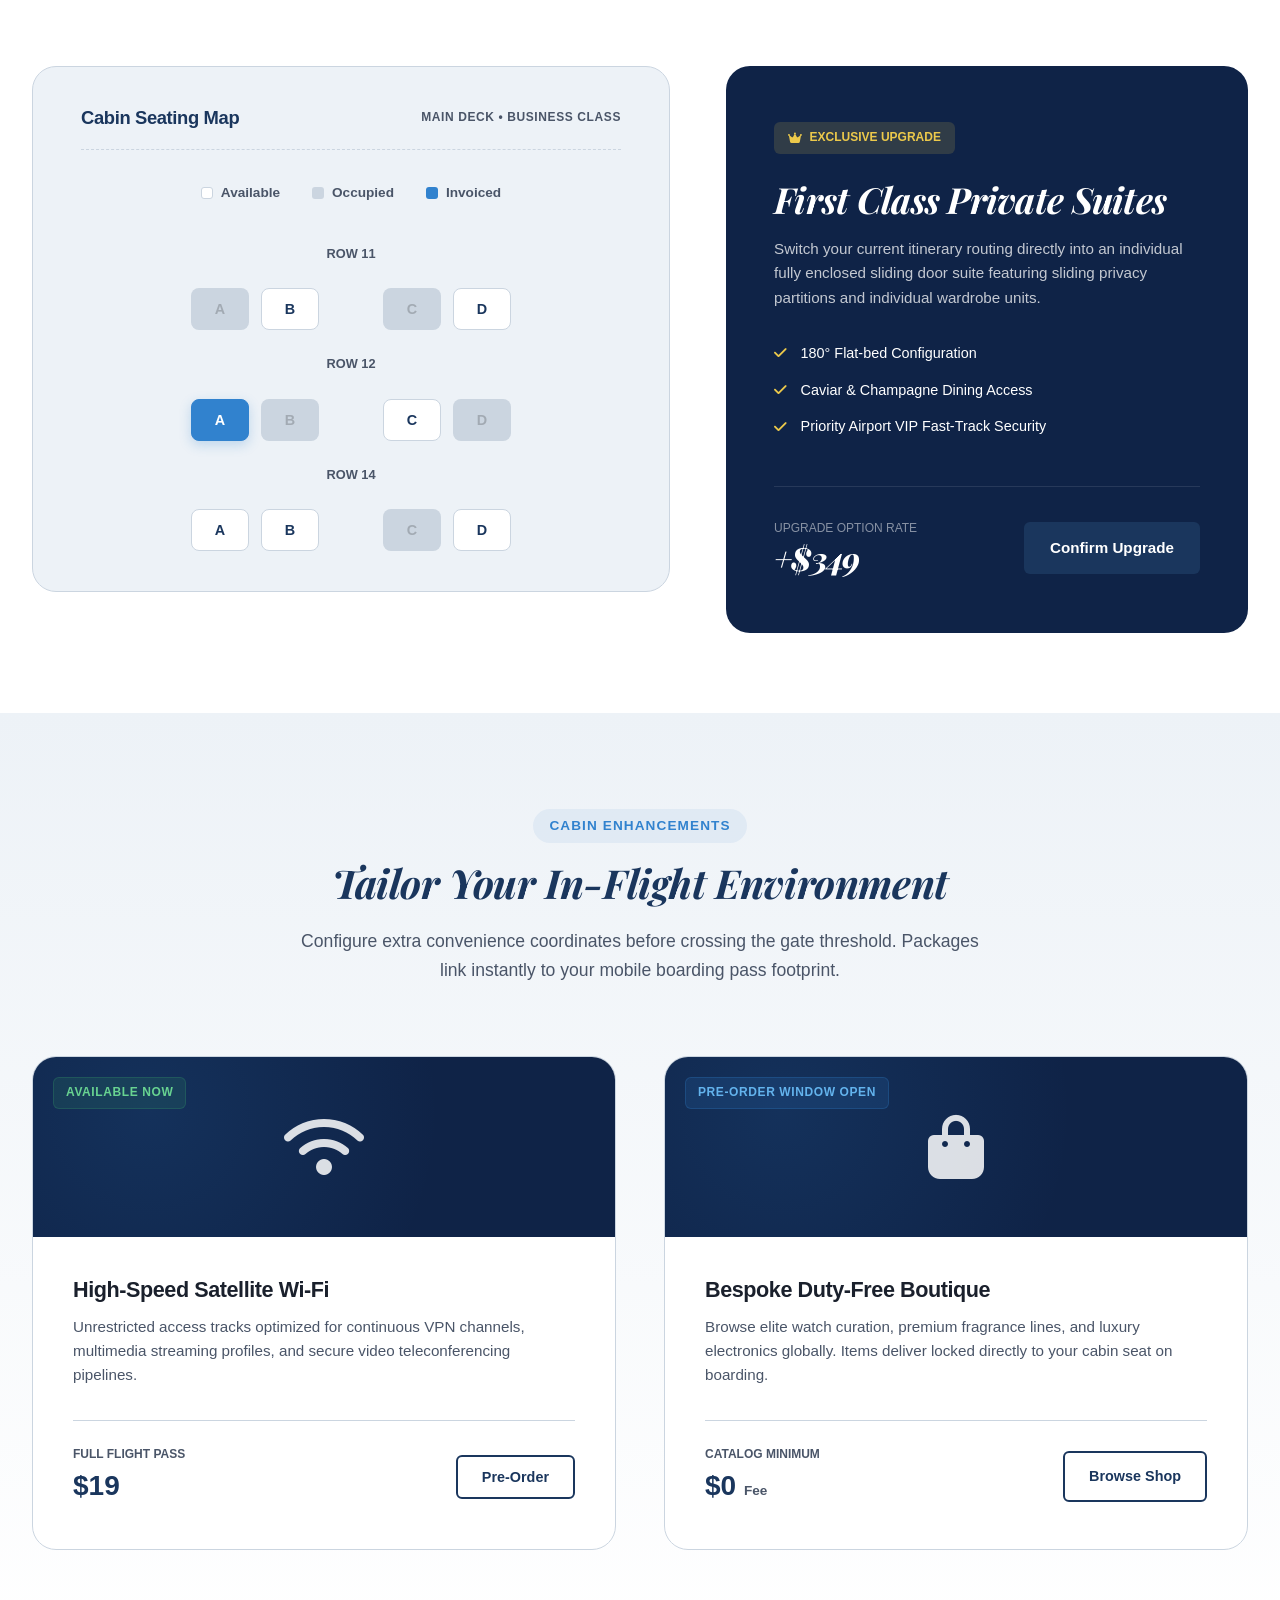
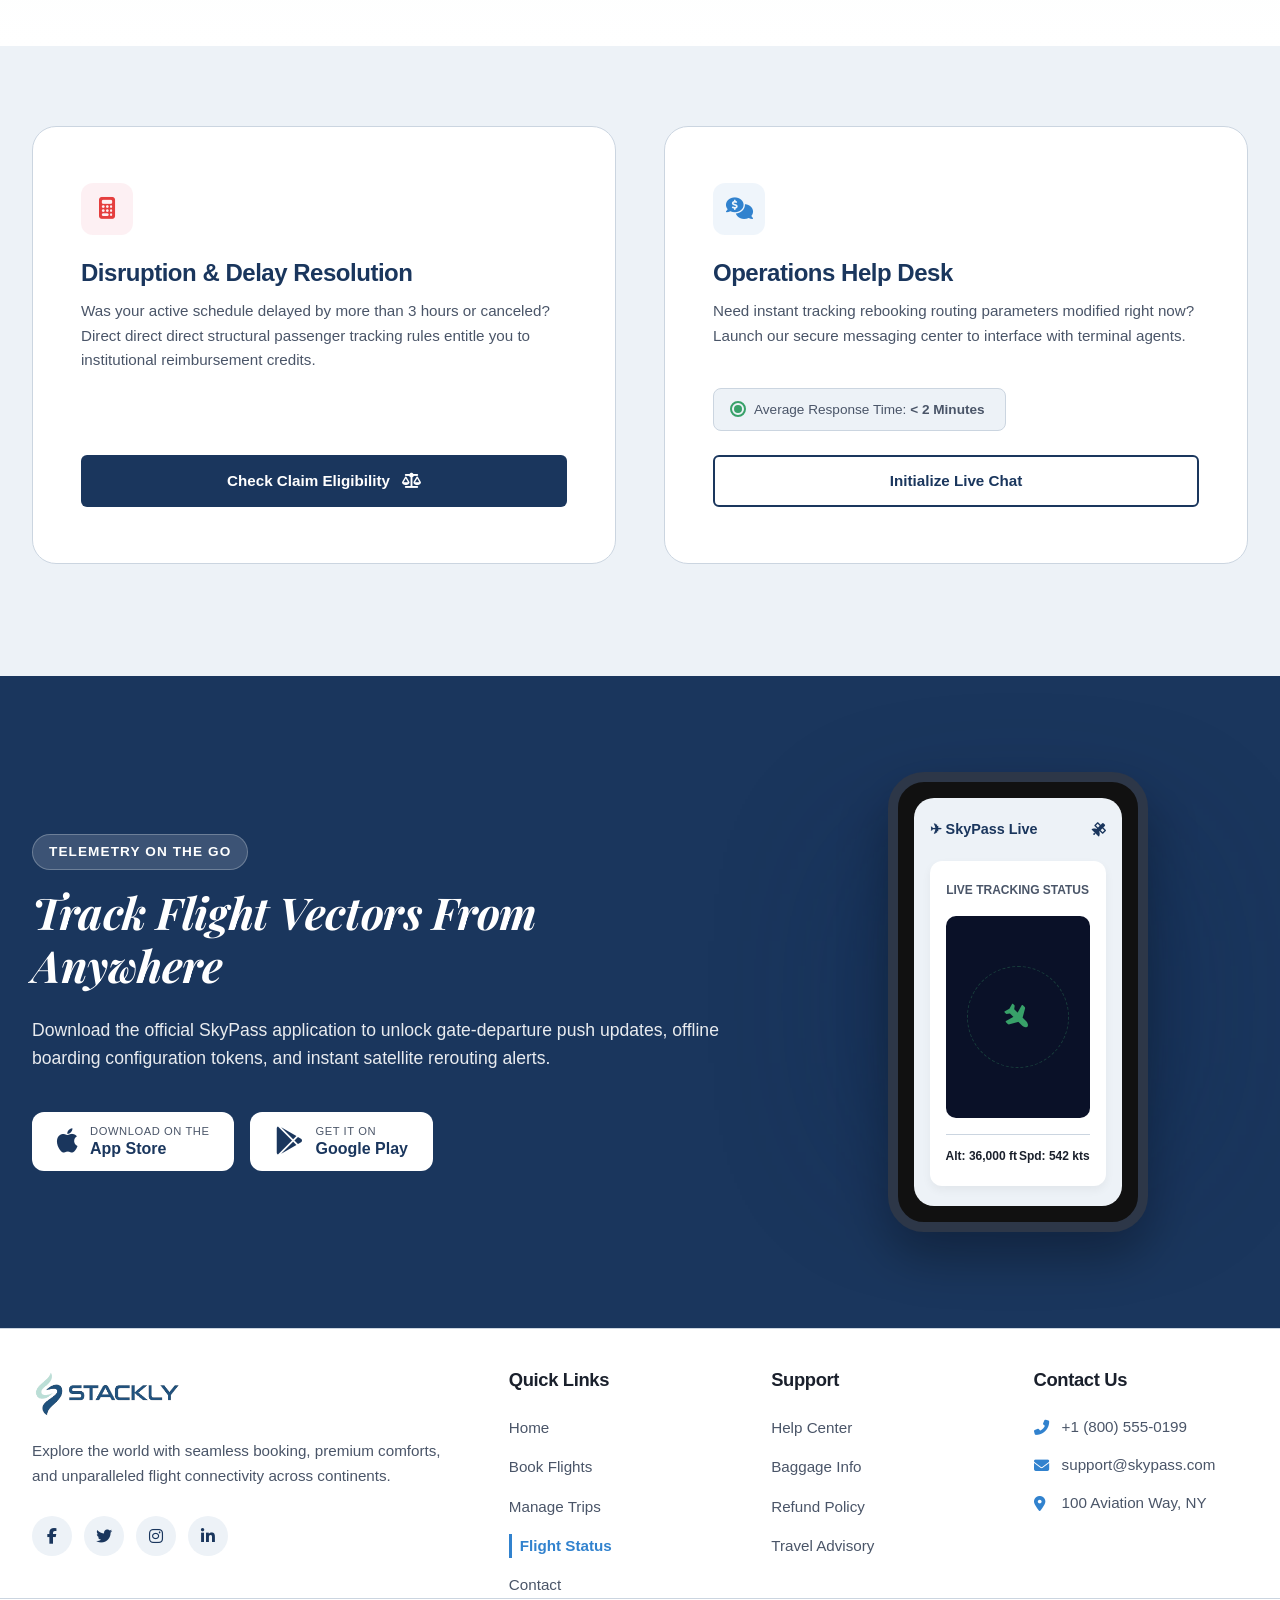
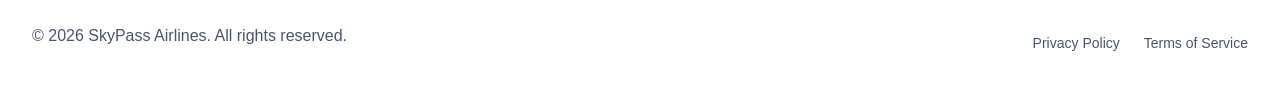
<file: status.html>
<!DOCTYPE html>
<html lang="en">

<head>
  <meta charset="UTF-8">
  <meta name="viewport" content="width=device-width, initial-scale=1.0">
  <title>Airline Ticket Booking</title>
  <link rel="icon" href="./assets/bg remove.webp">

  <link rel="stylesheet" href="style.css">
  <link rel="stylesheet" href="status.css">
  <link rel="stylesheet" href="./root.css">

  <link href="https://fonts.googleapis.com/icon?family=Material+Icons" rel="stylesheet">
  <link rel="stylesheet" href="https://cdnjs.cloudflare.com/ajax/libs/font-awesome/6.5.1/css/all.min.css">

  <link rel="stylesheet" href="https://unpkg.com/aos@next/dist/aos.css" />

</head>

<body>

  <header class="site-header style-modern">
    <div class="container header-container">
      <a href="index.html" class="logo">
        <img src="./assets/stackly.webp" alt="logo" width="150px" height="50px">
      </a>

      <nav class="desktop-nav">
        <ul class="nav-list">
          <li><a href="index.html" class="nav-link active">Home</a></li>
          <li><a href="book.html" class="nav-link">Book Flights</a></li>
          <li><a href="trips.html" class="nav-link">Manage Trips</a></li>
          <li><a href="status.html" class="nav-link">Flight Status</a></li>
        </ul>
      </nav>

      <div class="header-actions">
        <a href="contact.html" class="btn btn-secondary">Contact</a>
        <a href="auth.html" class="btn btn-primary">Sign Up</a>
      </div>

      <button class="menu-toggle" aria-label="Toggle navigation menu" aria-expanded="false">
        <span class="hamburger-bar"></span>
        <span class="hamburger-bar"></span>
        <span class="hamburger-bar"></span>
      </button>
    </div>

    <div class="mobile-drawer">
      <nav class="mobile-nav">
        <ul class="mobile-nav-list">
          <li><a href="index.html" class="mobile-nav-link">Home</a></li>
          <li><a href="book.html" class="mobile-nav-link active">Book Flights</a></li>
          <li><a href="trips.html" class="mobile-nav-link">Manage Trips</a></li>
          <li><a href="status.html" class="mobile-nav-link">Flight Status</a></li>
        </ul>
        <div class="mobile-actions">
          <a href="contact.html" class="btn btn-secondary">Contact</a>
          <a href="auth.html" class="btn btn-primary">Sign Up</a>
        </div>
      </nav>
    </div>
  </header>







  <section class="status-hero-section">
    <div class="hero-blur-ambient"></div>
    <div class="container status-hero-container">

      <div class="status-intro-header" data-aos="fade-up" data-aos-duration="1000">
        <span class="section-badge"><i class="fas fa-radar"></i> Live Telemetry</span>
        <h1>Real-Time Flight Intelligence</h1>
        <p>Monitor exact situational aircraft metrics, live route trajectory vectors, and down-to-the-minute
          global gate status metrics.</p>
      </div>

      <div class="status-search-panel card-shadow-velvet card-glow-border" data-aos="fade-up" data-aos-delay="100"
        data-aos-duration="1000">

        <div class="search-mode-tabs">
          <button type="button" class="status-tab-btn active" onclick="switchStatusMode('number')">
            <i class="fas fa-hashtag"></i> Search by Flight Number
          </button>
          <button type="button" class="status-tab-btn" onclick="switchStatusMode('route')">
            <i class="fas fa-map-marked-alt"></i> Search by Route Path
          </button>
        </div>

        <form class="status-engine-form" action="error.html" method="GET">
          <div class="form-inputs-grid">

            <div class="status-input-group mode-field-wrapper" id="field-flight-num">
              <label for="statusFlightNo"><i class="fas fa-plane-departure"></i> Flight Number
                Identifier</label>
              <input type="text" id="statusFlightNo" placeholder="e.g., SP-204" required>
            </div>

            <div class="status-input-group mode-field-wrapper dual-route-fields hidden" id="field-route-origin">
              <label for="statusOrigin"><i class="fas fa-plane-departure"></i> Origin City</label>
              <input type="text" id="statusOrigin" placeholder="e.g., New York (JFK)">
            </div>

            <div class="status-input-group mode-field-wrapper dual-route-fields hidden" id="field-route-dest">
              <label for="statusDest"><i class="fas fa-plane-arrival"></i> Destination City</label>
              <input type="text" id="statusDest" placeholder="e.g., Paris (CDG)">
            </div>

            <div class="status-input-group">
              <label><i class="far fa-calendar-alt"></i> Departure Timeline</label>

              <!-- PREMIUM CUSTOM SELECT METHOD ARCHITECTURE -->
              <div class="custom-select-wrapper status-custom-select-wrapper">
                <div class="custom-select-btn" onclick="toggleCustomSelect(this, event)">
                  <span class="selected-dropdown-text">Today (14 Jul)</span>
                  <!-- <i class="fas fa-chevron-down arrow-indicator"></i> -->
                </div>

                <ul class="custom-options-list">
                  <li data-value="yesterday" onclick="selectDropdownOption(this)">Yesterday (13 Jul)</li>
                  <li data-value="today" class="selected" onclick="selectDropdownOption(this)">Today (14 Jul)</li>
                  <li data-value="tomorrow" onclick="selectDropdownOption(this)">Tomorrow (15 Jul)</li>
                </ul>

                <!-- Hidden structural input matrix configured to "today" by default -->
                <input type="hidden" id="departureTimeline" name="departure_timeline" value="today">
              </div>
            </div>

          </div>

          <button type="submit" class="btn btn-primary tracking-search-btn">
            Track Active Flight <i class="fas fa-satellite-dish"></i>
          </button>
        </form>

      </div>

    </div>
  </section>








  <section class="live-telemetry-section" data-aos="fade-up" data-aos-duration="1000">
    <div class="container telemetry-container">

      <!-- Left Panel: Cinematic Map Interface Canvas Frame -->
      <div class="radar-canvas-panel card-shadow-velvet card-glow-border" data-aos="fade-right" data-aos-delay="100">
        <div class="radar-header-bar">
          <div class="radar-status-dot">
            <span class="pulse-ring"></span>
            <span class="solid-dot"></span>
          </div>
          <h5>Live Route Trajectory Feed</h5>
          <span class="telemetry-callsign">Callsign: SKP-204</span>
        </div>

        <!-- Immersive Vector Map Graphic Housing Canvas Container -->
        <div class="map-graphic-viewport">
          <div class="map-overlay-vignette"></div>
          <img src="./assets/world.webp"
            alt="Satellite Radar Vector Tracking Matrix Grid Overlay">

          <!-- Animated UI Coordinates Layer elements tracking across vector layout -->
          <div class="radar-aircraft-blip" style="top: 45%; left: 60%;">
            <i class="fas fa-plane"></i>
            <span class="blip-label">SP-204 (ALT: 36,000ft)</span>
          </div>
        </div>
      </div>

      <!-- Right Panel: Advanced Metric Matrix Data Array Stream -->
      <div class="telemetry-metrics-panel" data-aos="fade-left" data-aos-delay="200">

        <!-- Metric Block 1: Ground Velocity Tracker -->
        <div class="telemetry-metric-tile card-shadow-velvet">
          <div class="metric-icon-housing velocity-tint">
            <i class="fas fa-tachometer-alt"></i>
          </div>
          <div class="metric-data-block">
            <span>Ground Speed</span>
            <h3>542 <small>kts</small></h3>
            <p><i class="fas fa-arrow-up trend-up"></i> +12 kts tailwind assistance factor tracking logs.</p>
          </div>
        </div>

        <!-- Metric Block 2: Pressure Altitude Barometer -->
        <div class="telemetry-metric-tile card-shadow-velvet">
          <div class="metric-icon-housing altitude-tint">
            <i class="fas fa-mountain"></i>
          </div>
          <div class="metric-data-block">
            <span>Barometric Altitude</span>
            <h3>36,000 <small>ft</small></h3>
            <p>Stable cruise profile target reached within standard timeline boundaries.</p>
          </div>
        </div>

        <!-- Metric Block 3: Dynamic Outside Air Temp Barometer -->
        <div class="telemetry-metric-tile card-shadow-velvet">
          <div class="metric-icon-housing weather-tint">
            <i class="fas fa-thermometer-half"></i>
          </div>
          <div class="metric-data-block">
            <span>Ambient Temperature</span>
            <h3>-54°C <small>ISA Standard</small></h3>
            <p><i class="fas fa-wind"></i> Calm upper atmosphere tracking profiles across current route vectors.</p>
          </div>
        </div>

      </div>

    </div>
  </section>








  <section class="seat-allocation-section" data-aos="fade-up" data-aos-duration="1000">
    <div class="container seat-container">

      <!-- Left Column: Premium Interactive Seating Matrix -->
      <div class="seat-matrix-panel card-shadow-velvet card-glow-border" data-aos="fade-right" data-aos-delay="100">
        <div class="matrix-header-bar">
          <h5>Cabin Seating Map</h5>
          <span class="aircraft-tier-badge">Main Deck • Business Class</span>
        </div>

        <div class="seat-map-viewport">
          <div class="seat-legend-row">
            <div class="legend-item"><span class="seat-dot available"></span> Available</div>
            <div class="legend-item"><span class="seat-dot occupied"></span> Occupied</div>
            <div class="legend-item"><span class="seat-dot selected-premium"></span> Invoiced</div>
          </div>

          <!-- Row Grid Mockup Architecture -->
          <div class="cabin-grid-layout">
            <div class="row-index">Row 11</div>
            <div class="row-seats">
              <button type="button" class="seat-btn occupied" disabled>A</button>
              <button type="button" class="seat-btn available">B</button>
              <span class="cabin-aisle-spacer"></span>
              <button type="button" class="seat-btn occupied" disabled>C</button>
              <button type="button" class="seat-btn available">D</button>
            </div>

            <div class="row-index">Row 12</div>
            <div class="row-seats">
              <button type="button" class="seat-btn selected-premium">A</button>
              <button type="button" class="seat-btn occupied" disabled>B</button>
              <span class="cabin-aisle-spacer"></span>
              <button type="button" class="seat-btn available">C</button>
              <button type="button" class="seat-btn occupied" disabled>D</button>
            </div>

            <div class="row-index">Row 14</div>
            <div class="row-seats">
              <button type="button" class="seat-btn available">A</button>
              <button type="button" class="seat-btn available">B</button>
              <span class="cabin-aisle-spacer"></span>
              <button type="button" class="seat-btn occupied" disabled>C</button>
              <button type="button" class="seat-btn available">D</button>
            </div>
          </div>
        </div>
      </div>

      <!-- Right Column: Upgrade Cross-Sell Context Card -->
      <div class="seat-upgrade-panel" data-aos="fade-left" data-aos-delay="200">
        <div class="upgrade-tier-showcase card-shadow-velvet">
          <span class="luxe-badge"><i class="fas fa-crown"></i> Exclusive Upgrade</span>
          <h3>First Class Private Suites</h3>
          <p>Switch your current itinerary routing directly into an individual fully enclosed sliding door suite
            featuring sliding privacy partitions and individual wardrobe units.</p>

          <ul class="luxe-perk-list">
            <li><i class="fas fa-check"></i> 180° Flat-bed Configuration</li>
            <li><i class="fas fa-check"></i> Caviar & Champagne Dining Access</li>
            <li><i class="fas fa-check"></i> Priority Airport VIP Fast-Track Security</li>
          </ul>

          <div class="upgrade-pricing-footer">
            <div class="pricing-block">
              <span>Upgrade Option Rate</span>
              <h3>+$349</h3>
            </div>
            <a href="error.html" class="btn btn-primary premium-upgrade-btn">Confirm Upgrade</a>
          </div>
        </div>
      </div>

    </div>
  </section>







  <section class="amenities-preorder-section" data-aos="fade-up" data-aos-duration="1000">
    <div class="container amenities-container">

      <div class="section-header" data-aos="fade-up" data-aos-duration="1000">
        <span class="section-badge">Cabin Enhancements</span>
        <h2>Tailor Your In-Flight Environment</h2>
        <p>Configure extra convenience coordinates before crossing the gate threshold. Packages link instantly to your
          mobile boarding pass footprint.</p>
      </div>

      <div class="amenities-interactive-grid">

        <div class="amenity-order-card card-shadow-velvet card-glow-border" data-aos="zoom-in-up" data-aos-delay="100">
          <div class="amenity-visual-housing">
            <i class="fas fa-wifi"></i>
            <span class="amenity-availability-tag neon-green">Available Now</span>
          </div>
          <div class="amenity-body-details">
            <h4>High-Speed Satellite Wi-Fi</h4>
            <p>Unrestricted access tracks optimized for continuous VPN channels, multimedia streaming profiles, and
              secure video teleconferencing pipelines.</p>
            <div class="amenity-pricing-row">
              <div class="amenity-rate">
                <span>Full Flight Pass</span>
                <strong>$19</strong>
              </div>
              <button type="button" class="btn btn-secondary btn-sm purchase-toggle-btn" onclick="window.location.href='error.html'">Pre-Order</button>
            </div>
          </div>
        </div>

        <div class="amenity-order-card card-shadow-velvet card-glow-border" data-aos="zoom-in-up" data-aos-delay="200">
          <div class="amenity-visual-housing">
            <i class="fas fa-shopping-bag"></i>
            <span class="amenity-availability-tag neon-blue">Pre-Order Window Open</span>
          </div>
          <div class="amenity-body-details">
            <h4>Bespoke Duty-Free Boutique</h4>
            <p>Browse elite watch curation, premium fragrance lines, and luxury electronics globally. Items deliver
              locked directly to your cabin seat on boarding.</p>
            <div class="amenity-pricing-row">
              <div class="amenity-rate">
                <span>Catalog Minimum</span>
                <strong>$0 <small>Fee</small></strong>
              </div>
              <a href="error.html" class="btn btn-secondary btn-sm purchase-toggle-btn">Browse Shop</a>
            </div>
          </div>
        </div>

      </div>

    </div>
  </section>








  <section class="status-support-section" data-aos="fade-up" data-aos-duration="1000">
    <div class="container support-terminal-container">

      <div class="terminal-claim-box card-glass-premium card-shadow-velvet" data-aos="fade-right" data-aos-delay="100">
        <div class="terminal-badge-icon error-tint">
          <i class="fas fa-calculator"></i>
        </div>
        <h3>Disruption & Delay Resolution</h3>
        <p>Was your active schedule delayed by more than 3 hours or canceled? Direct direct direct structural passenger
          tracking rules entitle you to institutional reimbursement credits.</p>

        <div class="eligibility-checker-form">
          <a href="error.html" class="btn btn-primary check-eligibility-btn">Check Claim Eligibility <i
              class="fas fa-balance-scale"></i></a>
        </div>
      </div>

      <div class="terminal-chat-box card-shadow-velvet card-glow-border" data-aos="fade-left" data-aos-delay="200">
        <div class="terminal-badge-icon blue-tint">
          <i class="fas fa-comments-dollar"></i>
        </div>
        <h3>Operations Help Desk</h3>
        <p>Need instant tracking rebooking routing parameters modified right now? Launch our secure messaging center to
          interface with terminal agents.</p>

        <div class="chat-status-indicator">
          <span class="chat-live-pulse"></span>
          <span>Average Response Time: <strong>&lt; 2 Minutes</strong></span>
        </div>

        <a href="error.html" class="btn btn-secondary start-chat-btn">Initialize Live Chat</a>
      </div>

    </div>
  </section>








  <section class="status-final-cta" data-aos="fade-up" data-aos-duration="1000">
    <div class="container status-cta-container">

      <div class="status-cta-content" data-aos="fade-right" data-aos-delay="100" data-aos-duration="1000">
        <span class="section-badge modern-white">Telemetry On The Go</span>
        <h2>Track Flight Vectors From Anywhere</h2>
        <p>Download the official SkyPass application to unlock gate-departure push updates, offline boarding
          configuration tokens, and instant satellite rerouting alerts.</p>

        <div class="status-app-badges">
          <a href="error.html" class="status-download-btn">
            <i class="fab fa-apple"></i>
            <div class="btn-lbl-text">
              <span>Download on the</span>
              <strong>App Store</strong>
            </div>
          </a>
          <a href="error.html" class="status-download-btn">
            <i class="fab fa-google-play"></i>
            <div class="btn-lbl-text">
              <span>GET IT ON</span>
              <strong>Google Play</strong>
            </div>
          </a>
        </div>
      </div>

      <div class="status-cta-visual" data-aos="fade-left" data-aos-delay="200" data-aos-duration="1000">
        <div class="status-visual-glow"></div>
        <div class="status-phone-mockup">
          <div class="status-phone-screen">
            <div class="status-app-header">
              <span class="status-app-logo">✈ SkyPass Live</span>
              <i class="fas fa-satellite"></i>
            </div>
            <div class="status-app-card mobile-radar-view">
              <span class="status-card-title">Live Tracking Status</span>
              <div class="status-mini-map">
                <i class="fas fa-plane status-map-plane-icon"></i>
              </div>
              <div class="status-ticket-meta">
                <span>Alt: 36,000 ft</span>
                <span>Spd: 542 kts</span>
              </div>
            </div>
          </div>
        </div>
      </div>

    </div>
  </section>








  <footer class="site-footer style-modern-corporate">
    <div class="container footer-container">

      <div class="footer-brand-section">
        <a href="index.html" class="footer-logo">
          <img src="./assets/stackly.webp" alt="logo" width="150px" height="50px">
        </a>
        <p class="footer-brand-desc">
          Explore the world with seamless booking, premium comforts, and unparalleled flight connectivity
          across continents.
        </p>
        <div class="footer-socials">
          <a href="error.html" class="social-icon" aria-label="Facebook"><i class="fab fa-facebook-f"></i></a>
          <a href="error.html" class="social-icon" aria-label="Twitter"><i class="fab fa-twitter"></i></a>
          <a href="error.html" class="social-icon" aria-label="Instagram"><i class="fab fa-instagram"></i></a>
          <a href="error.html" class="social-icon" aria-label="LinkedIn"><i class="fab fa-linkedin-in"></i></a>
        </div>
      </div>

      <div class="footer-links-section">
        <h4 class="footer-heading">Quick Links</h4>
        <ul class="footer-links-list">
          <li><a href="index.html" class="footer-link active">Home</a></li>
          <li><a href="book.html" class="footer-link">Book Flights</a></li>
          <li><a href="trips.html" class="footer-link">Manage Trips</a></li>
          <li><a href="status.html" class="footer-link">Flight Status</a></li>
          <li><a href="contact.html" class="footer-link">Contact</a></li>

        </ul>
      </div>

      <div class="footer-links-section">
        <h4 class="footer-heading">Support</h4>
        <ul class="footer-links-list">
          <li><a href="error.html" class="footer-link">Help Center</a></li>
          <li><a href="error.html" class="footer-link">Baggage Info</a></li>
          <li><a href="error.html" class="footer-link">Refund Policy</a></li>
          <li><a href="error.html" class="footer-link">Travel Advisory</a></li>
        </ul>
      </div>

      <div class="footer-links-section">
        <h4 class="footer-heading">Contact Us</h4>
        <ul class="footer-contact-list">
          <li><i class="fas fa-phone-alt"></i> +1 (800) 555-0199</li>
          <li><i class="fas fa-envelope"></i> support@skypass.com</li>
          <li><i class="fas fa-map-marker-alt"></i> 100 Aviation Way, NY</li>
        </ul>
      </div>

    </div>

    <div class="footer-bottom">
      <div class="container footer-bottom-container">
        <p>&copy; 2026 SkyPass Airlines. All rights reserved.</p>
        <div class="footer-legal-links">
          <a href="error.html">Privacy Policy</a>
          <a href="error.html">Terms of Service</a>
        </div>
      </div>
    </div>
  </footer>



  <script src="script.js"></script>

  <script src="https://unpkg.com/aos@next/dist/aos.js"></script>
  <script>
    AOS.init({
      duration: 800,
      easing: 'ease-in-out',
      once: true,
      offset: 100
    });
  </script>

  <script>

    function switchStatusMode(mode) {
      // Toggle tab buttons tracking active states
      const tabs = document.querySelectorAll('.status-tab-btn');
      tabs.forEach(tab => tab.classList.remove('active'));
      event.currentTarget.classList.add('active');

      // Cache targeting layout identifiers
      const flightNumField = document.getElementById('field-flight-num');
      const routeOriginField = document.getElementById('field-route-origin');
      const routeDestField = document.getElementById('field-route-dest');
      const formGrid = document.querySelector('.form-inputs-grid');

      if (mode === 'number') {
        flightNumField.classList.remove('hidden');
        routeOriginField.classList.add('hidden');
        routeDestField.classList.add('hidden');

        // Restore basic validation rules
        document.getElementById('statusFlightNo').required = true;
        document.getElementById('statusOrigin').required = false;
        document.getElementById('statusDest').required = false;
      } else {
        flightNumField.classList.add('hidden');
        routeOriginField.classList.remove('hidden');
        routeDestField.classList.remove('hidden');

        // Swap dynamic structural validations rules
        document.getElementById('statusFlightNo').required = false;
        document.getElementById('statusOrigin').required = true;
        document.getElementById('statusDest').required = true;
      }
    }







    function toggleCustomSelect(element, event) {
      event.stopPropagation();
      const wrapper = element.parentElement;

      document.querySelectorAll('.custom-select-wrapper').forEach(el => {
        if (el !== wrapper) el.classList.remove('dropdown-active');
      });

      wrapper.classList.toggle('dropdown-active');
    }

    function selectDropdownOption(listItem) {
      const wrapper = listItem.closest('.custom-select-wrapper');
      const txtLabel = wrapper.querySelector('.selected-dropdown-text');
      const hiddenInput = wrapper.querySelector('input[type="hidden"]');

      // Manage list highlighting active states cleanly
      wrapper.querySelectorAll('.custom-options-list li').forEach(li => li.classList.remove('selected'));
      listItem.classList.add('selected');

      const chosenVal = listItem.getAttribute('data-value');
      const chosenText = listItem.textContent;

      txtLabel.textContent = chosenText;
      hiddenInput.value = chosenVal;

      wrapper.classList.remove('dropdown-active');
      console.log(`Timeline filter selected: ${hiddenInput.id} set to "${chosenVal}"`);
    }

    // Universal click boundary checker to dismiss open lists automatically
    document.addEventListener('click', () => {
      document.querySelectorAll('.custom-select-wrapper').forEach(el => {
        el.classList.remove('dropdown-active');
      });
    });

  </script>

</body>

</html>
</file>
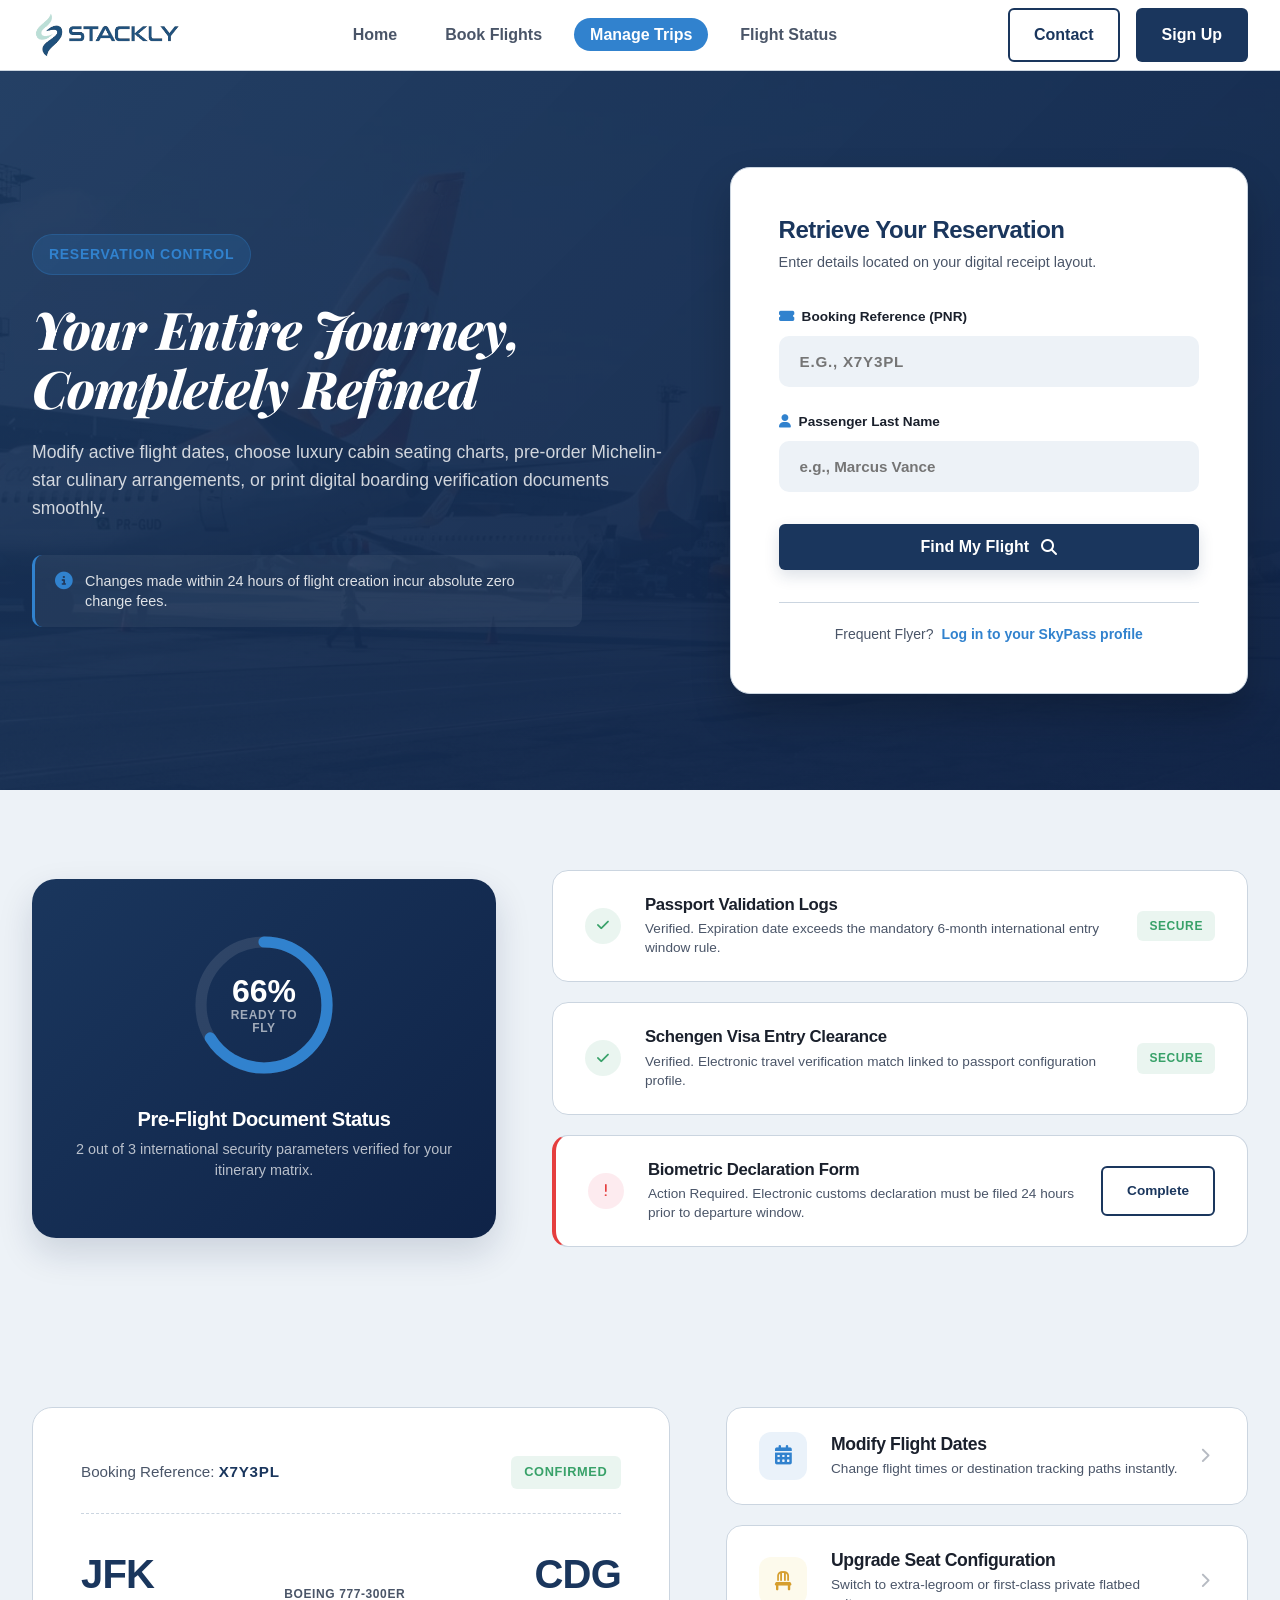
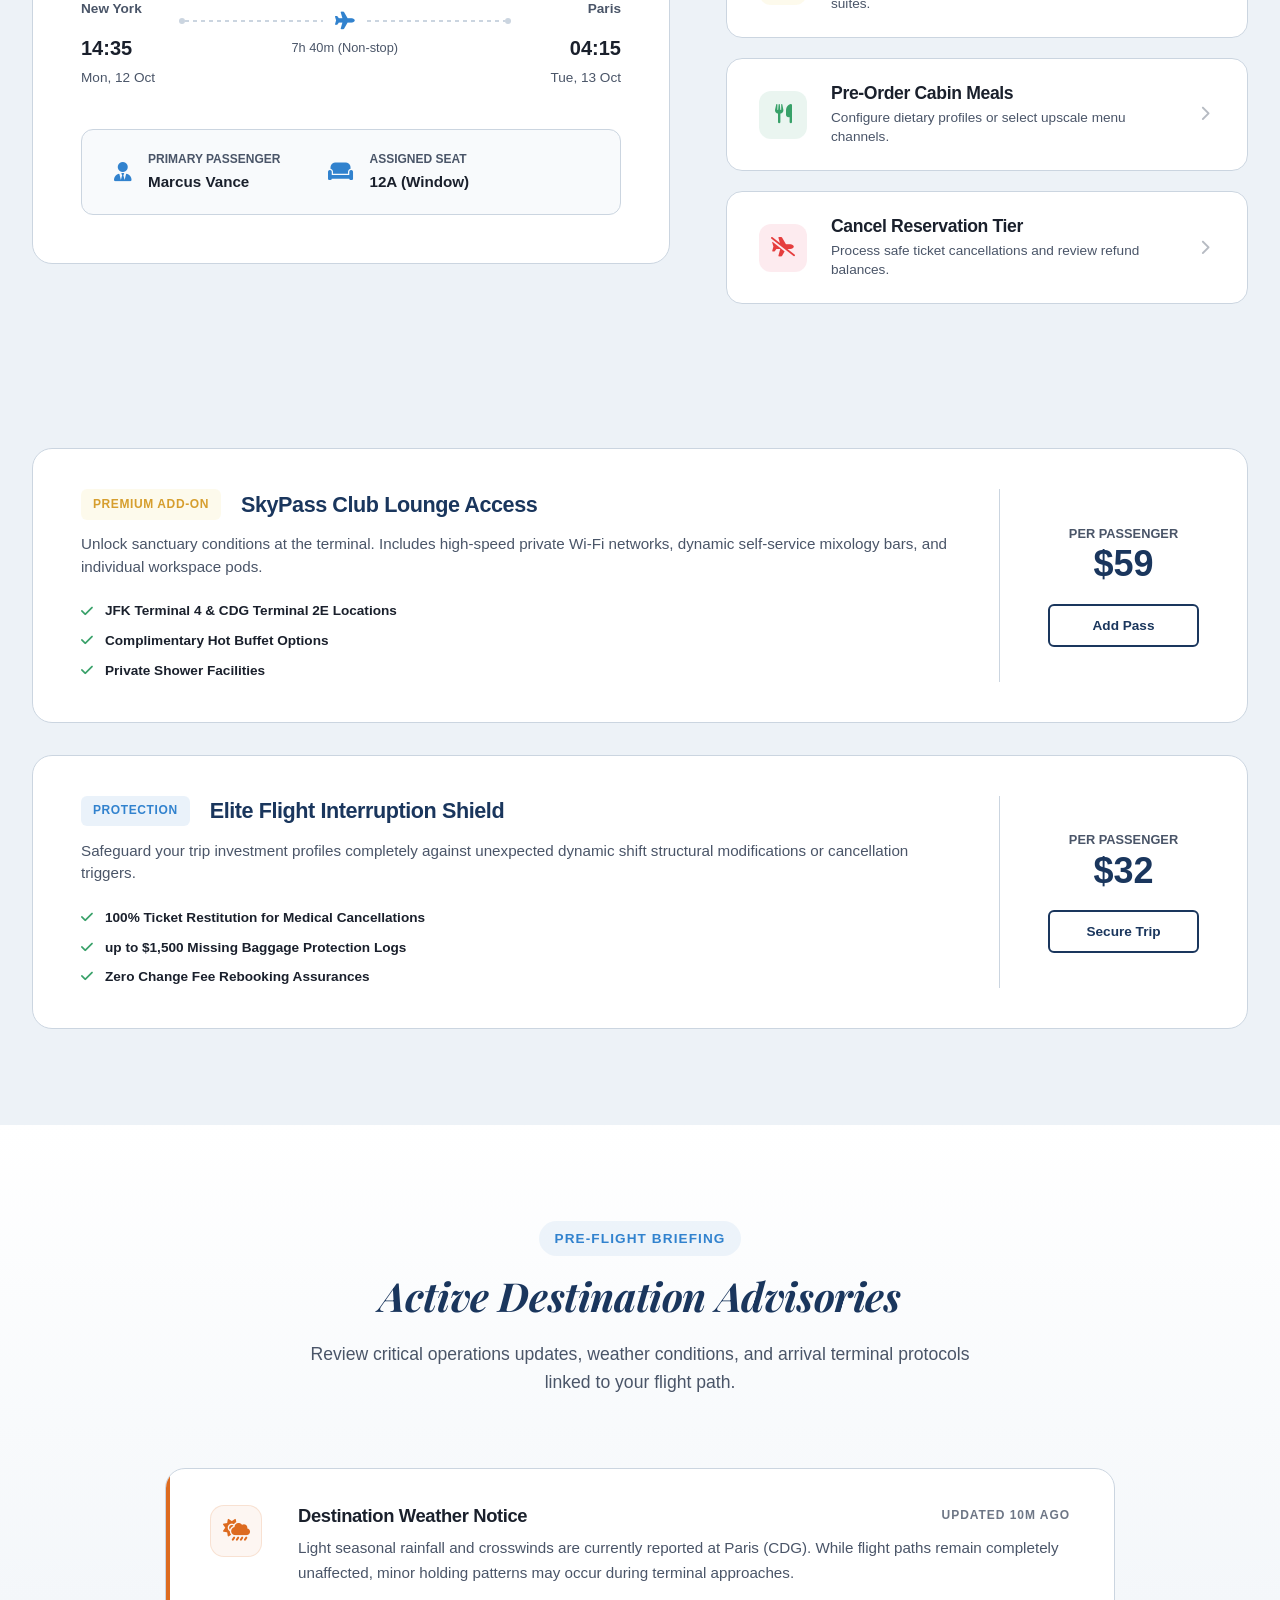
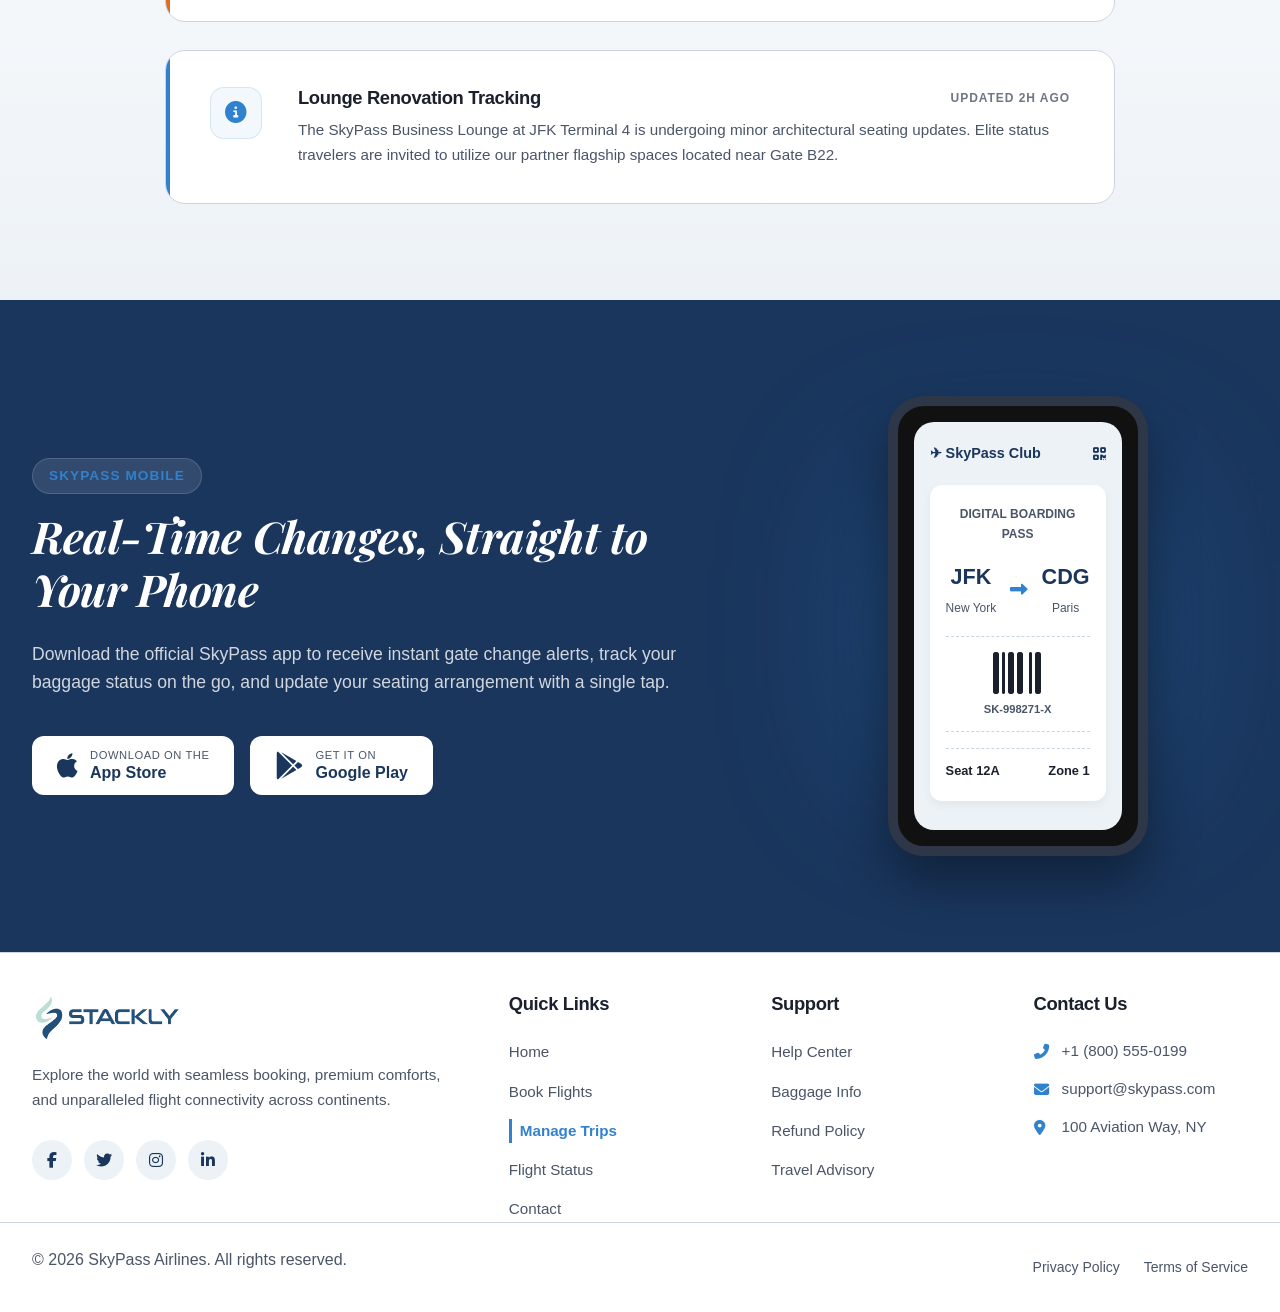
<file: trips.html>
<!DOCTYPE html>
<html lang="en">

<head>
  <meta charset="UTF-8">
  <meta name="viewport" content="width=device-width, initial-scale=1.0">
  <title>Airline Ticket Booking</title>
  <link rel="icon" href="./assets/bg remove.webp">

  <link rel="stylesheet" href="style.css">
  <link rel="stylesheet" href="trips.css">
  <link rel="stylesheet" href="./root.css">

  <link href="https://fonts.googleapis.com/icon?family=Material+Icons" rel="stylesheet">
  <link rel="stylesheet" href="https://cdnjs.cloudflare.com/ajax/libs/font-awesome/6.5.1/css/all.min.css">

  <link rel="stylesheet" href="https://unpkg.com/aos@next/dist/aos.css" />

</head>

<body>

  <header class="site-header style-modern">
    <div class="container header-container">
      <a href="index.html" class="logo">
        <img src="./assets/stackly.webp" alt="logo" width="150px" height="50px">
      </a>

      <nav class="desktop-nav">
        <ul class="nav-list">
          <li><a href="index.html" class="nav-link active">Home</a></li>
          <li><a href="book.html" class="nav-link">Book Flights</a></li>
          <li><a href="trips.html" class="nav-link">Manage Trips</a></li>
          <li><a href="status.html" class="nav-link">Flight Status</a></li>
        </ul>
      </nav>

      <div class="header-actions">
        <a href="contact.html" class="btn btn-secondary">Contact</a>
        <a href="auth.html" class="btn btn-primary">Sign Up</a>
      </div>

      <button class="menu-toggle" aria-label="Toggle navigation menu" aria-expanded="false">
        <span class="hamburger-bar"></span>
        <span class="hamburger-bar"></span>
        <span class="hamburger-bar"></span>
      </button>
    </div>

    <div class="mobile-drawer">
      <nav class="mobile-nav">
        <ul class="mobile-nav-list">
          <li><a href="index.html" class="mobile-nav-link">Home</a></li>
          <li><a href="book.html" class="mobile-nav-link active">Book Flights</a></li>
          <li><a href="trips.html" class="mobile-nav-link">Manage Trips</a></li>
          <li><a href="status.html" class="mobile-nav-link">Flight Status</a></li>
        </ul>
        <div class="mobile-actions">
          <a href="contact.html" class="btn btn-secondary">Contact</a>
          <a href="auth.html" class="btn btn-primary">Sign Up</a>
        </div>
      </nav>
    </div>
  </header>







  <section class="manage-hero-section">
    <div class="container manage-hero-container">

      <!-- Left Column: Premium Welcome & Branding Copy -->
      <div class="manage-intro-content" data-aos="fade-right" data-aos-duration="1000">
        <span class="hero-badge">Reservation Control</span>
        <h1>Your Entire Journey, Completely Refined</h1>
        <p>Modify active flight dates, choose luxury cabin seating charts, pre-order Michelin-star culinary
          arrangements, or print digital boarding verification documents smoothly.</p>

        <div class="quick-support-hint">
          <i class="fas fa-info-circle"></i>
          <span>Changes made within 24 hours of flight creation incur absolute zero change fees.</span>
        </div>
      </div>

      <!-- Right Column: Verification Credential Card -->
      <div class="manage-lookup-card card-shadow-velvet card-glow-border" data-aos="fade-left" data-aos-duration="1000">
        <div class="card-title-block">
          <h3>Retrieve Your Reservation</h3>
          <p>Enter details located on your digital receipt layout.</p>
        </div>

        <form class="lookup-form" action="error.html" method="GET">
          <div class="input-element-group">
            <label for="bookingRef"><i class="fas fa-ticket-alt"></i> Booking Reference (PNR)</label>
            <input type="text" id="bookingRef" placeholder="e.g., X7Y3PL" maxlength="6" required>
          </div>

          <div class="input-element-group">
            <label for="lastName"><i class="fas fa-user"></i> Passenger Last Name</label>
<input type="text" id="portalName" placeholder="e.g., Marcus Vance" pattern="[A-Za-z\s]+" title="Name field only accepts alphabetic characters and spaces." required>          </div>

          <button type="submit" class="btn btn-primary fetch-trip-btn">
            Find My Flight <i class="fas fa-search"></i>
          </button>
        </form>

        <div class="lookup-card-footer">
          <span>Frequent Flyer?</span>
          <a href="error.html" class="inline-login-link">Log in to your SkyPass profile</a>
        </div>
      </div>

    </div>
  </section>








  <section class="document-hub-section" data-aos="fade-up" data-aos-duration="1000">
    <div class="container hub-container">

      <!-- Left Panel: Interactive Readiness Metrics -->
      <div class="readiness-panel" data-aos="fade-right" data-aos-delay="100">
        <div class="circular-progress-box">
          <svg class="progress-svg" viewBox="0 0 100 100">
            <circle class="bg-ring" cx="50" cy="50" r="45"></circle>
            <circle class="fill-ring" cx="50" cy="50" r="45"></circle>
          </svg>
          <div class="progress-percentage-label">
            <strong>66%</strong>
            <span>Ready to Fly</span>
          </div>
        </div>
        <div class="readiness-meta">
          <h4>Pre-Flight Document Status</h4>
          <p>2 out of 3 international security parameters verified for your itinerary matrix.</p>
        </div>
      </div>

      <!-- Right Panel: Step-by-Step Security Items -->
      <div class="checklist-panel" data-aos="fade-left" data-aos-delay="200">

        <!-- Row Item 1 -->
        <div class="checklist-strip item-verified">
          <div class="status-indicator-dot">
            <i class="fas fa-check"></i>
          </div>
          <div class="strip-details">
            <h5>Passport Validation Logs</h5>
            <p>Verified. Expiration date exceeds the mandatory 6-month international entry window rule.</p>
          </div>
          <span class="system-badge-tag secure">Secure</span>
        </div>

        <!-- Row Item 2 -->
        <div class="checklist-strip item-verified">
          <div class="status-indicator-dot">
            <i class="fas fa-check"></i>
          </div>
          <div class="strip-details">
            <h5>Schengen Visa Entry Clearance</h5>
            <p>Verified. Electronic travel verification match linked to passport configuration profile.</p>
          </div>
          <span class="system-badge-tag secure">Secure</span>
        </div>

        <!-- Row Item 3 -->
        <div class="checklist-strip item-pending">
          <div class="status-indicator-dot">
            <i class="fas fa-exclamation"></i>
          </div>
          <div class="strip-details">
            <h5>Biometric Declaration Form</h5>
            <p>Action Required. Electronic customs declaration must be filed 24 hours prior to departure window.</p>
          </div>
          <a href="error.html" class="btn btn-secondary btn-sm action-trigger-btn">Complete</a>
        </div>

      </div>

    </div>
  </section>








  <section class="manage-dashboard-section" data-aos="fade-up" data-aos-duration="1000">
    <div class="container dashboard-container">

      <!-- Left Column: Primary Active Flight Route Details -->
      <div class="active-itinerary-panel card-shadow-velvet card-glow-border" data-aos="fade-right"
        data-aos-delay="100">
        <div class="panel-header-row">
          <span class="pnr-marker">Booking Reference: <strong>X7Y3PL</strong></span>
          <span class="flight-operational-status status-confirmed">Confirmed</span>
        </div>

        <div class="route-display-matrix">
          <div class="airport-node">
            <h2>JFK</h2>
            <span>New York</span>
            <strong>14:35</strong>
            <small>Mon, 12 Oct</small>
          </div>

          <div class="route-path-flow">
            <span class="aircraft-model">Boeing 777-300ER</span>
            <div class="flow-line-container">
              <span class="flow-dot"></span>
              <span class="flow-line-dash"></span>
              <i class="fas fa-plane"></i>
              <span class="flow-line-dash"></span>
              <span class="flow-dot"></span>
            </div>
            <span class="flight-duration-tag">7h 40m (Non-stop)</span>
          </div>

          <div class="airport-node destination-node">
            <h2>CDG</h2>
            <span>Paris</span>
            <strong>04:15</strong>
            <small>Tue, 13 Oct</small>
          </div>
        </div>

        <div class="passenger-summary-row">
          <div class="passenger-meta-block">
            <i class="fas fa-user-tie"></i>
            <div>
              <span>Primary Passenger</span>
              <strong>Marcus Vance</strong>
            </div>
          </div>
          <div class="passenger-meta-block">
            <i class="fas fa-couch"></i>
            <div>
              <span>Assigned Seat</span>
              <strong>12A (Window)</strong>
            </div>
          </div>
        </div>
      </div>

      <!-- Right Column: Premium Quick Management Actions Grid -->
      <div class="management-actions-panel" data-aos="fade-left" data-aos-delay="200">

        <!-- Action Card 1: Reschedule -->
        <div class="action-tile-card card-shadow-velvet">
          <div class="action-icon-box tint-blue">
            <i class="fas fa-calendar-alt"></i>
          </div>
          <div class="action-card-text">
            <h4>Modify Flight Dates</h4>
            <p>Change flight times or destination tracking paths instantly.</p>
          </div>
          <a href="error.html" class="action-overlay-trigger-link"><i class="fas fa-chevron-right"></i></a>
        </div>

        <!-- Action Card 2: Seats -->
        <div class="action-tile-card card-shadow-velvet">
          <div class="action-icon-box tint-gold">
            <i class="fas fa-chair"></i>
          </div>
          <div class="action-card-text">
            <h4>Upgrade Seat Configuration</h4>
            <p>Switch to extra-legroom or first-class private flatbed suites.</p>
          </div>
          <a href="error.html" class="action-overlay-trigger-link"><i class="fas fa-chevron-right"></i></a>
        </div>

        <!-- Action Card 3: Dining -->
        <div class="action-tile-card card-shadow-velvet">
          <div class="action-icon-box tint-green">
            <i class="fas fa-utensils"></i>
          </div>
          <div class="action-card-text">
            <h4>Pre-Order Cabin Meals</h4>
            <p>Configure dietary profiles or select upscale menu channels.</p>
          </div>
          <a href="error.html" class="action-overlay-trigger-link"><i class="fas fa-chevron-right"></i></a>
        </div>

        <!-- Action Card 4: Cancel -->
        <div class="action-tile-card card-shadow-velvet risk-action">
          <div class="action-icon-box tint-red">
            <i class="fas fa-plane-slash"></i>
          </div>
          <div class="action-card-text">
            <h4>Cancel Reservation Tier</h4>
            <p>Process safe ticket cancellations and review refund balances.</p>
          </div>
          <a href="error.html" class="action-overlay-trigger-link"><i class="fas fa-chevron-right"></i></a>
        </div>

      </div>

    </div>
  </section>







  <section class="trip-upgrades-section" data-aos="fade-up" data-aos-duration="1000">
    <div class="container upgrades-container">

      <!-- Option Card 1: Lounge Access -->
      <div class="upgrade-option-card card-shadow-velvet card-glow-border" data-aos="fade-up" data-aos-delay="100">
        <div class="upgrade-main-info">
          <div class="upgrade-title-row">
            <span class="upgrade-badge luxe">Premium Add-on</span>
            <h3>SkyPass Club Lounge Access</h3>
          </div>
          <p>Unlock sanctuary conditions at the terminal. Includes high-speed private Wi-Fi networks, dynamic
            self-service mixology bars, and individual workspace pods.</p>
          <ul class="upgrade-perks-brief">
            <li><i class="fas fa-check"></i> JFK Terminal 4 & CDG Terminal 2E Locations</li>
            <li><i class="fas fa-check"></i> Complimentary Hot Buffet Options</li>
            <li><i class="fas fa-check"></i> Private Shower Facilities</li>
          </ul>
        </div>
        <div class="upgrade-action-sidebar">
          <div class="upgrade-price-display">
            <span>Per Passenger</span>
            <strong>$59</strong>
          </div>
          <button type="button" class="btn btn-secondary btn-sm toggle-upgrade-btn" onclick="window.location.href='error.html'">Add Pass</button>
        </div>
      </div>

      <!-- Option Card 2: Travel Insurance -->
      <div class="upgrade-option-card card-shadow-velvet card-glow-border" data-aos="fade-up" data-aos-delay="200">
        <div class="upgrade-main-info">
          <div class="upgrade-title-row">
            <span class="upgrade-badge safety">Protection</span>
            <h3>Elite Flight Interruption Shield</h3>
          </div>
          <p>Safeguard your trip investment profiles completely against unexpected dynamic shift structural
            modifications or cancellation triggers.</p>
          <ul class="upgrade-perks-brief">
            <li><i class="fas fa-check"></i> 100% Ticket Restitution for Medical Cancellations</li>
            <li><i class="fas fa-check"></i> up to $1,500 Missing Baggage Protection Logs</li>
            <li><i class="fas fa-check"></i> Zero Change Fee Rebooking Assurances</li>
          </ul>
        </div>
        <div class="upgrade-action-sidebar">
          <div class="upgrade-price-display">
            <span>Per Passenger</span>
            <strong>$32</strong>
          </div>
          <button type="button" class="btn btn-secondary btn-sm toggle-upgrade-btn" onclick="window.location.href='error.html'">Secure Trip</button>
        </div>
      </div>

    </div>
  </section>






  <section class="travel-alerts-section" data-aos="fade-up" data-aos-duration="1000">
    <div class="container alerts-container">

      <div class="section-header">
        <span class="section-badge">Pre-Flight Briefing</span>
        <h2>Active Destination Advisories</h2>
        <p>Review critical operations updates, weather conditions, and arrival terminal protocols linked to your flight
          path.</p>
      </div>

      <div class="alerts-stack-wrapper">

        <div class="alert-banner-card advisory card-shadow-velvet card-glow-border" data-aos="fade-up"
          data-aos-delay="100">
          <div class="alert-icon-box">
            <i class="fas fa-cloud-sun-rain"></i>
          </div>
          <div class="alert-details-text">
            <div class="alert-meta-row">
              <h5>Destination Weather Notice</h5>
              <span class="alert-time-stamp">Updated 10m ago</span>
            </div>
            <p>Light seasonal rainfall and crosswinds are currently reported at Paris (CDG). While flight paths remain
              completely unaffected, minor holding patterns may occur during terminal approaches.</p>
          </div>
        </div>

        <div class="alert-banner-card info card-shadow-velvet card-glow-border" data-aos="fade-up" data-aos-delay="200">
          <div class="alert-icon-box">
            <i class="fas fa-info-circle"></i>
          </div>
          <div class="alert-details-text">
            <div class="alert-meta-row">
              <h5>Lounge Renovation Tracking</h5>
              <span class="alert-time-stamp">Updated 2h ago</span>
            </div>
            <p>The SkyPass Business Lounge at JFK Terminal 4 is undergoing minor architectural seating updates. Elite
              status travelers are invited to utilize our partner flagship spaces located near Gate B22.</p>
          </div>
        </div>

      </div>

    </div>
  </section>







  <section class="manage-final-cta" data-aos="fade-up" data-aos-duration="1000">
    <div class="container cta-container">

      <div class="cta-content" data-aos="fade-right" data-aos-delay="100" data-aos-duration="1000">
        <span class="section-badge">SkyPass Mobile</span>
        <h2>Real-Time Changes, Straight to Your Phone</h2>
        <p>Download the official SkyPass app to receive instant gate change alerts, track your baggage status on the go,
          and update your seating arrangement with a single tap.</p>

        <div class="app-badges">
          <a href="error.html" class="app-btn">
            <i class="fab fa-apple"></i>
            <div class="app-btn-text">
              <span>Download on the</span>
              <strong>App Store</strong>
            </div>
          </a>
          <a href="error.html" class="app-btn">
            <i class="fab fa-google-play"></i>
            <div class="app-btn-text">
              <span>GET IT ON</span>
              <strong>Google Play</strong>
            </div>
          </a>
        </div>
      </div>

      <div class="cta-visual" data-aos="fade-left" data-aos-delay="200" data-aos-duration="1000">
        <div class="visual-glow"></div>
        <div class="phone-mockup">
          <div class="phone-screen">
            <div class="app-header">
              <span class="app-logo">✈ SkyPass Club</span>
              <i class="fas fa-qrcode"></i>
            </div>
            <div class="app-card mobile-boarding-pass">
              <span class="card-title">Digital Boarding Pass</span>
              <div class="ticket-route">
                <div>
                  <strong>JFK</strong>
                  <span>New York</span>
                </div>
                <i class="fas fa-long-arrow-alt-right"></i>
                <div>
                  <strong>CDG</strong>
                  <span>Paris</span>
                </div>
              </div>
              <div class="barcode-wrapper">
                <i class="fas fa-barcode"></i>
                <span>SK-998271-X</span>
              </div>
              <div class="ticket-meta">
                <span>Seat 12A</span>
                <span>Zone 1</span>
              </div>
            </div>
          </div>
        </div>
      </div>

    </div>
  </section>







  <footer class="site-footer style-modern-corporate">
    <div class="container footer-container">

      <div class="footer-brand-section">
        <a href="index.html" class="footer-logo">
          <img src="./assets/stackly.webp" alt="logo" width="150px" height="50px">
        </a>
        <p class="footer-brand-desc">
          Explore the world with seamless booking, premium comforts, and unparalleled flight connectivity
          across continents.
        </p>
        <div class="footer-socials">
          <a href="error.html" class="social-icon" aria-label="Facebook"><i class="fab fa-facebook-f"></i></a>
          <a href="error.html" class="social-icon" aria-label="Twitter"><i class="fab fa-twitter"></i></a>
          <a href="error.html" class="social-icon" aria-label="Instagram"><i class="fab fa-instagram"></i></a>
          <a href="error.html" class="social-icon" aria-label="LinkedIn"><i class="fab fa-linkedin-in"></i></a>
        </div>
      </div>

      <div class="footer-links-section">
        <h4 class="footer-heading">Quick Links</h4>
        <ul class="footer-links-list">
          <li><a href="index.html" class="footer-link active">Home</a></li>
          <li><a href="book.html" class="footer-link">Book Flights</a></li>
          <li><a href="trips.html" class="footer-link">Manage Trips</a></li>
          <li><a href="status.html" class="footer-link">Flight Status</a></li>
          <li><a href="contact.html" class="footer-link">Contact</a></li>

        </ul>
      </div>

      <div class="footer-links-section">
        <h4 class="footer-heading">Support</h4>
        <ul class="footer-links-list">
          <li><a href="error.html" class="footer-link">Help Center</a></li>
          <li><a href="error.html" class="footer-link">Baggage Info</a></li>
          <li><a href="error.html" class="footer-link">Refund Policy</a></li>
          <li><a href="error.html" class="footer-link">Travel Advisory</a></li>
        </ul>
      </div>

      <div class="footer-links-section">
        <h4 class="footer-heading">Contact Us</h4>
        <ul class="footer-contact-list">
          <li><i class="fas fa-phone-alt"></i> +1 (800) 555-0199</li>
          <li><i class="fas fa-envelope"></i> support@skypass.com</li>
          <li><i class="fas fa-map-marker-alt"></i> 100 Aviation Way, NY</li>
        </ul>
      </div>

    </div>

    <div class="footer-bottom">
      <div class="container footer-bottom-container">
        <p>&copy; 2026 SkyPass Airlines. All rights reserved.</p>
        <div class="footer-legal-links">
          <a href="error.html">Privacy Policy</a>
          <a href="error.html">Terms of Service</a>
        </div>
      </div>
    </div>
  </footer>



  <script src="script.js"></script>

  <script src="https://unpkg.com/aos@next/dist/aos.js"></script>
  <script>
    AOS.init({
      duration: 800,
      easing: 'ease-in-out',
      once: true,
      offset: 100
    });
  </script>

  <script>

    document.addEventListener('DOMContentLoaded', () => {
      const upgradeButtons = document.querySelectorAll('.toggle-upgrade-btn');

      upgradeButtons.forEach(btn => {
        btn.addEventListener('click', () => {
          const isSelected = btn.classList.contains('selected');

          if (!isSelected) {
            btn.classList.add('selected');
            btn.innerHTML = '<i class="fas fa-check"></i> Added';
          } else {
            btn.classList.remove('selected');
            // Restores text configuration dynamically depending on card class context
            if (btn.closest('.upgrade-option-card').querySelector('.badge').classList.contains('luxe')) {
              btn.textContent = 'Add Pass';
            } else {
              btn.textContent = 'Secure Trip';
            }
          }
        });
      });
    });

  </script>

</body>

</html>
</file>
<file: style.css>
@import url('https://fonts.googleapis.com/css2?family=Playfair+Display:ital,wght@0,700;1,700&display=swap');

/* Apply to EVERY h1 across your entire site */
h1 {
  font-family: 'Playfair Display', serif;
  font-style: italic;
  font-weight: 700;
  letter-spacing: -0.01em;
  font-size: var(--fs-h1);
  color: var(--text-main);
  line-height: var(--lh-heading);
  margin-bottom: 1rem;
}

/* Fixes the text color inside the dark hero section overlay */
.hero-content h1 {
  color: var(--text-on-navy);
}

/* Keeps the 404 page background digits flat and upright instead of italicized */
.error-code {
  font-style: normal;
}

/* Fixed footer heading font pairing */
.site-footer h4 {
  font-family: 'Inter', sans-serif;
  font-weight: 700;
}






.site-header {
  position: sticky;
  top: 0;
  left: 0;
  width: 100%;
  z-index: 1000;
  transition: var(--transition-smooth);
}

.header-container {
  display: flex;
  align-items: center;
  justify-content: space-between;
  height: 70px;
  padding: 0 2rem;
}

.logo {
  font-size: 1.5rem;
  font-weight: 700;
  color: var(--primary-main);
  display: flex;
  align-items: center;
  gap: 0.5rem;
}

.logo-icon {
  color: var(--accent-color);
}

.desktop-nav .nav-list {
  display: flex;
  gap: 1rem;
  align-items: center;
}

.nav-link {
  font-weight: 600;
  color: var(--text-muted);
  padding: 0.5rem 1rem;
  border-radius: 20px;
  transition: var(--transition-smooth);
}

.nav-link:hover {
  color: var(--primary-main);
  background-color: var(--bg-main);
}

.nav-link.active {
  color: var(--text-on-navy);
  background-color: var(--accent-color);
}

.header-actions {
  display: flex;
  gap: 1rem;
}

.site-header.style-modern {
  background-color: var(--bg-surface);
  border-bottom: 1px solid var(--border-color);
}

.site-header.style-floating {
  padding: 1rem 0;
  background-color: transparent;
}

.site-header.style-floating .header-container {
  background-color: var(--bg-surface);
  border-radius: 12px;
  box-shadow: 0 4px 20px rgba(26, 54, 93, 0.08);
  border: 1px solid var(--border-color);
  width: calc(100% - 4rem);
  margin: 0 auto;
}

.site-header.style-minimal {
  background-color: var(--primary-main);
}

.site-header.style-minimal .logo {
  color: var(--text-on-navy);
}

.site-header.style-minimal .nav-link {
  color: rgba(255, 255, 255, 0.8);
}

.site-header.style-minimal .nav-link:hover {
  color: var(--text-on-navy);
  background-color: rgba(255, 255, 255, 0.1);
}

.site-header.style-minimal .nav-link.active {
  color: var(--text-on-navy);
  background-color: var(--accent-color);
}

.site-header.style-minimal .btn-secondary {
  background-color: transparent;
  color: var(--text-on-navy);
  border-color: var(--text-on-navy);
}

.site-header.style-minimal .btn-secondary:hover {
  background-color: rgba(255, 255, 255, 0.1);
}

.site-header.style-minimal .menu-toggle .hamburger-bar {
  background-color: var(--text-on-navy);
}

.menu-toggle {
  display: none;
  flex-direction: column;
  justify-content: space-between;
  width: 24px;
  height: 18px;
  background: transparent;
  border: none;
  cursor: pointer;
  z-index: 1100;
}

.hamburger-bar {
  width: 100%;
  height: 2px;
  background-color: var(--primary-main);
  transition: var(--transition-smooth);
  transform-origin: left;
}

.mobile-drawer {
  position: fixed;
  top: 70px;
  right: -100%;
  width: 300px;
  height: 100vh;
  background-color: var(--bg-surface);
  box-shadow: -4px 0 20px rgba(0, 0, 0, 0.1);
  padding: 80px 0 2rem 0;
  transition: right 0.3s ease-in-out;
  z-index: 1050;
}

.mobile-nav-list {
  display: flex;
  flex-direction: column;
  gap: 0.5rem;
  margin-bottom: 2.5rem;
}

.mobile-nav-link {
  display: block;
  font-size: 1.25rem;
  font-weight: 600;
  color: var(--text-main);
  padding: 0.75rem 2rem;
  border-left: 4px solid transparent;
  transition: var(--transition-smooth);
}

.mobile-nav-link:hover {
  background-color: var(--bg-main);
  padding-left: 2.5rem;
}

.mobile-nav-link.active {
  color: var(--accent-color);
  background-color: var(--bg-main);
  border-left-color: var(--accent-color);
}

.mobile-actions {
  display: flex;
  flex-direction: column;
  gap: 1rem;
  padding: 0 2rem;
}

@media (max-width: 992px) {

  .desktop-nav,
  .header-actions {
    display: none;
  }

  .menu-toggle {
    display: flex;
  }

  body.menu-open .mobile-drawer {
    right: 0;
  }

  body.menu-open .hamburger-bar:nth-child(1) {
    transform: rotate(45deg);
  }

  body.menu-open .hamburger-bar:nth-child(2) {
    opacity: 0;
  }

  body.menu-open .hamburger-bar:nth-child(3) {
    transform: rotate(-45deg);
  }
}








.hero-section {
  position: relative;
  min-height: 85vh;
  display: flex;
  align-items: center;
  background-image: linear-gradient(135deg, rgba(26, 54, 93, 0.85) 0%, rgba(15, 35, 71, 0.9) 100%), url('./assets/hero.webp');
  background-size: cover;
  background-position: center;
  padding: 6rem 0;
  overflow: visible !important; 
  z-index: 30 !important; 
}

.hero-container {
  display: flex;
  flex-direction: column;
  gap: 4rem;
  width: 100%;
}

.hero-content {
  max-width: 1000px;
  color: var(--text-on-navy);
  margin: 0 auto;
}

.hero-text-rotator {
  position: relative;
  min-height: 180px;
}

.hero-text-rotator .slide {
  position: absolute;
  top: 0;
  left: 0;
  width: 100%;
  opacity: 0;
  transform: translateY(10px);
  transition: opacity 0.6s ease-in-out, transform 0.6s ease-in-out;
  pointer-events: none;
}

.hero-text-rotator .slide.active {
  position: relative;
  opacity: 1;
  transform: translateY(0);
  pointer-events: auto;
}

.hero-badge {
  display: inline-block;
  background-color: rgba(49, 130, 206, 0.2);
  color: var(--accent-color);
  padding: 0.5rem 1rem;
  border-radius: 50px;
  font-size: 0.875rem;
  font-weight: 600;
  text-transform: uppercase;
  letter-spacing: 0.05em;
  border: 1px solid rgba(49, 130, 206, 0.3);
  margin-bottom: 1.5rem;
}

.hero-content h1 {
  font-size: 4rem;
  font-weight: 800;
  color: var(--text-on-navy);
  line-height: 1.1;
  margin-bottom: 1.5rem;
  letter-spacing: -0.03em;
}

.hero-content p {
  font-size: 1.25rem;
  color: rgba(255, 255, 255, 0.8);
  line-height: 1.6;
  margin-bottom: 0;
}

.flight-status-section {
  position: relative;
  z-index: 10 !important; 
}

.booking-widget {
  background-color: var(--bg-surface);
  border-radius: 20px;
  box-shadow: 0 20px 50px rgba(15, 35, 71, 0.15);
  padding: 2.5rem;
  width: 100%;
  border: 1px solid var(--border-color);
  position: relative;
  overflow: visible !important;
  z-index: 40 !important;
}

.widget-tabs {
  display: flex;
  gap: 0.5rem;
  margin-bottom: 2rem;
  border-bottom: 1px solid var(--border-color);
  padding-bottom: 1rem;
}

.tab-btn {
  background: transparent;
  border: none;
  padding: 0.6rem 1.2rem;
  font-size: 0.95rem;
  font-weight: 600;
  color: var(--text-muted);
  cursor: pointer;
  border-radius: 8px;
  display: flex;
  align-items: center;
  gap: 0.5rem;
  transition: var(--transition-smooth);
}

.tab-btn:hover {
  color: var(--primary-main);
  background-color: var(--bg-main);
}

.tab-btn.active {
  color: var(--text-on-navy);
  background-color: var(--primary-main);
}

.widget-form {
  display: flex;
  flex-direction: column;
}

.form-row {
  display: flex;
  gap: 1.25rem;
  width: 100%;
  position: relative;
  overflow: visible !important;
}

.inputs-row {
  position: relative;
  align-items: flex-end;
  overflow: visible !important;
}
.input-group {
  flex: 1;
  display: flex;
  flex-direction: column;
  gap: 0.5rem;
}

.passenger-class-target-slot {
  position: relative;
  overflow: visible !important;
  z-index: 50 !important;
}

.input-group label {
  font-size: 0.875rem;
  font-weight: 600;
  color: var(--text-main);
  display: flex;
  align-items: center;
  gap: 0.5rem;
}

.input-group label i {
  color: var(--accent-color);
}

.input-group input,
.custom-select {
  width: 100%;
  padding: 1rem 1.25rem;
  background-color: var(--bg-main);
  border: 1px solid transparent;
  border-radius: 10px;
  font-family: inherit;
  font-size: 1rem;
  color: var(--text-main);
  font-weight: 500;
  transition: var(--transition-smooth);
  outline: none;
}

.custom-select {
  cursor: pointer;
  display: flex;
  align-items: center;
  justify-content: space-between;
}

.input-group input:focus,
.custom-select:hover {
  border-color: var(--accent-color);
  background-color: var(--bg-surface);
  box-shadow: 0 0 0 4px rgba(49, 130, 206, 0.1);
}

.swap-btn {
  background-color: var(--bg-surface);
  border: 1px solid var(--border-color);
  color: var(--accent-color);
  width: 40px;
  height: 40px;
  border-radius: 50%;
  display: flex;
  align-items: center;
  justify-content: center;
  cursor: pointer;
  margin-bottom: 0.5rem;
  flex-shrink: 0;
  box-shadow: 0 4px 10px rgba(0, 0, 0, 0.05);
  transition: var(--transition-smooth);
}

.swap-btn:hover {
  transform: rotate(180deg);
  background-color: var(--primary-main);
  color: var(--text-on-navy);
  border-color: var(--primary-main);
}

.widget-footer {
  display: flex;
  justify-content: space-between;
  align-items: center;
  margin-top: 0.5rem;
}

.promo-link {
  color: var(--accent-color);
  font-size: 0.95rem;
  font-weight: 600;
  display: flex;
  align-items: center;
  gap: 0.5rem;
}

.promo-link:hover {
  color: var(--primary-main);
}

.search-flights-btn {
  padding: 1rem 2.5rem;
  font-size: 1.05rem;
  border-radius: 10px;
  gap: 0.75rem;
  box-shadow: 0 8px 20px rgba(26, 54, 93, 0.2);
}

.passenger-dropdown-wrapper {
  position: relative;
  width: 100%;
}

.custom-passenger-dropdown-card {
  position: absolute;
  top: calc(100% + 6px);
  right: 0;
  left: auto;
  width: 290px;
  background-color: #ffffff !important;
  border: 1px solid #dbe3ec;
  border-radius: 16px;
  padding: 1.25rem;
  box-shadow: 0 20px 45px rgba(15, 35, 71, 0.3);
  z-index: 999999 !important;
  display: flex;
  flex-direction: column;
  gap: 1rem;
  opacity: 0;
  visibility: hidden;
  transform: translateY(-10px);
  transition: all 0.3s cubic-bezier(0.165, 0.84, 0.44, 1);
}

.dropdown-active .custom-passenger-dropdown-card {
  opacity: 1;
  visibility: visible;
  transform: translateY(0);
}

.counter-row-item {
  display: flex;
  justify-content: space-between;
  align-items: center;
}

.counter-label-meta {
  display: flex;
  flex-direction: column;
}

.counter-label-meta strong {
  color: #0f2942;
  font-size: 0.95rem;
}

.counter-label-meta .sub-label {
  color: #7f8e9c;
  font-size: 0.75rem;
}

.counter-controls-core {
  display: flex;
  align-items: center;
  gap: 1rem;
}

.counter-btn {
  width: 32px;
  height: 32px;
  border-radius: 50%;
  border: 1px solid #dbe3ec;
  background-color: #f1f4f8;
  color: #0f2942;
  font-size: 1.1rem;
  font-weight: 600;
  cursor: pointer;
  display: flex;
  align-items: center;
  justify-content: center;
  transition: all 0.2s ease;
}

.counter-btn:hover {
  background-color: #2b7de9;
  color: #ffffff;
  border-color: #2b7de9;
}

.count-value-node {
  font-size: 1rem;
  font-weight: 700;
  color: #0f2942;
  min-width: 15px;
  text-align: center;
}

.dropdown-divider-line {
  border: 0;
  border-top: 1px solid #f1f4f8;
  margin: 0.25rem 0;
}

.class-zone-title {
  font-size: 0.8rem;
  font-weight: 700;
  color: #4a5c6d;
  text-transform: uppercase;
  display: block;
  margin-bottom: 0.75rem;
}

.cabin-options-vertical {
  display: flex;
  flex-direction: column;
  gap: 0.75rem;
}

.premium-radio-row {
  display: flex;
  align-items: center;
  gap: 0.75rem;
  cursor: pointer;
}

.premium-radio-row input[type="radio"] {
  display: none;
}

.custom-radio-circle {
  width: 16px;
  height: 16px;
  border: 2px solid #dbe3ec;
  border-radius: 50%;
  display: inline-block;
  position: relative;
  transition: all 0.2s ease;
}

input:checked + .custom-radio-circle {
  border-color: #2b7de9;
}

input:checked + .custom-radio-circle::after {
  content: "";
  width: 8px;
  height: 8px;
  background-color: #2b7de9;
  border-radius: 50%;
  position: absolute;
  top: 50%;
  left: 50%;
  transform: translate(-50%, -50%);
}

.radio-label-text {
  font-size: 0.9rem;
  color: #4a5c6d;
  font-weight: 600;
}

@media (max-width: 768px) {
  .hero-section {
    padding: 4rem 0;
    min-height: auto;
  }

  .hero-container {
    gap: 2.5rem;
  }

  .hero-content {
    text-align: center;
    margin: 0 auto;
  }

  .hero-text-rotator {
    min-height: 220px;
  }

  .hero-content h1 {
    font-size: 2.75rem;
  }

  .hero-content p {
    font-size: 1.1rem;
  }

  .booking-widget {
    padding: 1.5rem;
    border-radius: 16px;
  }

  .widget-tabs {
    overflow-x: auto;
    padding-bottom: 0.75rem;
    gap: 0.25rem;
  }

  .tab-btn {
    padding: 0.5rem 1rem;
    font-size: 0.875rem;
    white-space: nowrap;
  }

  .form-row {
    flex-direction: column;
    gap: 1rem;
  }

  .inputs-row {
    align-items: stretch;
  }

  .swap-btn {
    align-self: center;
    margin-bottom: 0;
    transform: rotate(90deg);
  }

  .swap-btn:hover {
    transform: rotate(270deg);
  }

  .widget-footer {
    flex-direction: column;
    gap: 1.5rem;
    align-items: center;
    text-align: center;
  }

  .search-flights-btn {
    width: 100%;
    justify-content: center;
  }

  .custom-passenger-dropdown-card {
    width: 100%;
    box-sizing: border-box;
    left: 0;
    right: auto;
  }
}




.flight-status-section {
  padding: 2rem 0 4rem 0;
  background-color: var(--bg-main);
  position: relative;
  z-index: 10;
 }

.status-board-container {
  background-color: var(--bg-surface);
  border-radius: 16px;
  border: 1px solid var(--border-color);
  box-shadow: 0 10px 30px rgba(26, 54, 93, 0.04);
  overflow: hidden;
}

.board-header {
  display: flex;
  justify-content: space-between;
  align-items: center;
  padding: 1.5rem 2rem;
  border-bottom: 1px solid var(--border-color);
  background-color: #FAFBFD;
}

.header-title {
  display: flex;
  align-items: center;
  gap: 0.75rem;
}

.header-title h3 {
  font-size: 1.15rem;
  font-weight: 700;
  color: var(--primary-main);
  margin-bottom: 0;
}

.live-dot {
  width: 8px;
  height: 8px;
  background-color: var(--success);
  border-radius: 50%;
  display: inline-block;
  animation: pulseDot 2s infinite;
}

.board-filters {
  display: flex;
  gap: 0.5rem;
}

.filter-btn {
  background: transparent;
  border: 1px solid var(--border-color);
  padding: 0.4rem 1rem;
  font-size: 0.85rem;
  font-weight: 600;
  color: var(--text-muted);
  border-radius: 6px;
  cursor: pointer;
  transition: var(--transition-smooth);
}

.filter-btn:hover,
.filter-btn.active {
  background-color: var(--primary-main);
  color: var(--text-on-navy);
  border-color: var(--primary-main);
}

.matrix-table-wrapper {
  display: flex;
  flex-direction: column;
}

.matrix-row {
  display: grid;
  grid-template-columns: 1fr 2fr 1.2fr 1.2fr 1.5fr;
  padding: 1.25rem 2rem;
  align-items: center;
  border-bottom: 1px solid var(--border-color);
  font-size: 0.95rem;
  color: var(--text-main);
  transition: background-color 0.2s ease;
}

.matrix-row:last-child {
  border-bottom: none;
}

.matrix-row:not(.matrix-header):hover {
  background-color: #F8FAFC;
}

.matrix-header {
  font-weight: 700;
  color: var(--text-muted);
  font-size: 0.85rem;
  text-transform: uppercase;
  letter-spacing: 0.05em;
  background-color: #FAFBFD;
}

.flight-id {
  color: var(--primary-main);
}

.status-badge {
  display: inline-block;
  padding: 0.35rem 0.75rem;
  border-radius: 6px;
  font-size: 0.8rem;
  font-weight: 700;
  text-align: center;
}

.status-boarding {
  background-color: rgba(49, 130, 206, 0.1);
  color: var(--accent-color);
}

.status-ontime {
  background-color: rgba(56, 161, 105, 0.1);
  color: var(--success);
}

.status-delayed {
  background-color: rgba(229, 62, 98, 0.1);
  color: var(--error);
}

/* ======================================= */
/* ANIMATION PROFILES                      */
/* ======================================= */
@keyframes pulseDot {
  0% {
    transform: scale(0.95);
    box-shadow: 0 0 0 0 rgba(56, 161, 105, 0.5);
  }

  70% {
    transform: scale(1);
    box-shadow: 0 0 0 6px rgba(56, 161, 105, 0);
  }

  100% {
    transform: scale(0.95);
    box-shadow: 0 0 0 0 rgba(56, 161, 105, 0);
  }
}

/* ======================================= */
/* RESPONSIVE BREAKPOINT (768px)           */
/* ======================================= */
@media (max-width: 768px) {
  .flight-status-section {
    padding: 1.5rem 0 3rem 0;
  }

  .board-header {
    flex-direction: column;
    gap: 1rem;
    align-items: flex-start;
    padding: 1.25rem;
  }

  .matrix-header {
    display: none;
    /* Collapse desktop table column structure */
  }

  .matrix-row {
    grid-template-columns: 1fr 1fr;
    gap: 0.75rem;
    padding: 1.25rem;
  }

  .flight-dest {
    grid-column: span 2;
    font-size: 1.05rem;
    font-weight: 600;
  }

  .flight-id {
    order: -2;
  }

  .matrix-row div:nth-child(5) {
    justify-self: end;
    align-self: center;
    grid-row: 1 / 3;
    grid-column: 2;
  }

  .flight-time,
  .flight-gate {
    font-size: 0.875rem;
    color: var(--text-muted);
  }
}







/* @import url('https://fonts.googleapis.com/css2?family=Plus+Jakarta+Sans:wght@700;800&display=swap'); */

.features-section {
  padding: 7rem 0;
  background-color: var(--bg-surface);
  position: relative;
}

.section-header {
  text-align: center;
  max-width: 700px;
  margin: 0 auto 4.5rem auto;
}

.features-section .section-header h1 {
  color: var(--primary-main);
}

.features-section h2 {
  font-family: 'Plus Jakarta Sans', sans-serif;
  font-size: 2.5rem;
  font-weight: 800;
  color: var(--primary-main);
  letter-spacing: -0.02em;
  margin-bottom: 1.25rem;
}

.section-badge {
  display: inline-block;
  background-color: rgba(49, 130, 206, 0.08);
  color: var(--accent-color);
  padding: 0.4rem 1rem;
  border-radius: 50px;
  font-size: 0.85rem;
  font-weight: 700;
  text-transform: uppercase;
  letter-spacing: 0.08em;
  margin-bottom: 1rem;
}

.section-header p {
  color: var(--text-muted);
  font-size: 1.1rem;
  line-height: 1.6;
}

.features-grid {
  display: grid;
  grid-template-columns: repeat(4, 1fr);
  gap: 2rem;
}

.feature-card {
  background-color: var(--bg-main);
  border: 1px solid var(--border-color);
  padding: 2.5rem 2rem;
  border-radius: 16px;
  transition: all 0.3s cubic-bezier(0.25, 0.46, 0.45, 0.94);
  display: flex;
  flex-direction: column;
  position: relative;
  overflow: hidden;
}

.feature-card::before {
  content: '';
  position: absolute;
  top: 0;
  left: 0;
  width: 100%;
  height: 4px;
  background-color: var(--accent-color);
  transform: scaleX(0);
  transform-origin: left;
  transition: transform 0.3s ease;
}

.card-icon-wrapper {
  width: 60px;
  height: 60px;
  border-radius: 12px;
  background-color: var(--bg-surface);
  color: var(--primary-main);
  display: flex;
  align-items: center;
  justify-content: center;
  font-size: 1.5rem;
  margin-bottom: 1.75rem;
  box-shadow: 0 4px 12px rgba(26, 54, 93, 0.04);
  transition: var(--transition-smooth);
}

.feature-card h3 {
  font-size: 1.3rem;
  font-weight: 700;
  color: var(--text-main);
  margin-bottom: 1rem;
}

.feature-card p {
  font-size: 0.95rem;
  color: var(--text-muted);
  line-height: 1.6;
  margin-bottom: 2rem;
  flex-grow: 1;
}

.card-link {
  font-size: 0.9rem;
  font-weight: 600;
  color: var(--accent-color);
  display: inline-flex;
  align-items: center;
  gap: 0.5rem;
  margin-top: auto;
}

.card-link i {
  transition: transform 0.2s ease;
}

/* ======================================= */
/* HOVER INTERACTION EFFECTS               */
/* ======================================= */

.feature-card:hover {
  transform: translateY(-8px);
  background-color: var(--bg-surface);
  box-shadow: 0 20px 40px rgba(26, 54, 93, 0.06);
  border-color: transparent;
}

.feature-card:hover::before {
  transform: scaleX(1);
}

.feature-card:hover .card-icon-wrapper {
  background-color: var(--primary-main);
  color: var(--text-on-navy);
}

.feature-card:hover .card-link i {
  transform: translateX(4px);
}

/* ======================================= */
/* RESPONSIVE DESIGN BREAKPOINT (768px)    */
/* ======================================= */

@media (max-width: 768px) {
  .features-section {
    padding: 5rem 0;
  }

  .section-header {
    margin-bottom: 3rem;
  }

  .features-section h2 {
    font-size: 2rem;
  }

  .features-grid {
    grid-template-columns: 1fr;
    gap: 1.5rem;
  }

  .feature-card {
    padding: 2rem;
  }
}







.class-showcase-section {
  padding: 7rem 0;
  background-color: var(--bg-surface);
  position: relative;
}

.class-showcase-section h2 {
  font-family: 'Playfair Display', serif;
  font-style: italic;
  font-weight: 700;
  color: var(--primary-main);
  letter-spacing: -0.01em;
  font-size: 2.5rem;
  margin-bottom: 1.25rem;
}

.showcase-container {
  display: grid;
  grid-template-columns: 0.8fr 1.2fr;
  gap: 3.5rem;
  align-items: stretch;
  margin-top: 2rem;
}

/* ======================================= */
/* SIDEBAR SELECTION PANEL                 */
/* ======================================= */
.showcase-sidebar {
  display: flex;
  flex-direction: column;
  gap: 1rem;
  justify-content: center;
}

.tier-selector-btn {
  width: 100%;
  background-color: var(--bg-main);
  border: 1px solid var(--border-color);
  border-radius: 14px;
  padding: 1.5rem;
  display: flex;
  align-items: center;
  gap: 1.25rem;
  text-align: left;
  cursor: pointer;
  outline: none;
  transition: var(--transition-smooth);
}

.tier-number {
  font-size: 1.25rem;
  font-weight: 800;
  color: var(--text-muted);
  opacity: 0.5;
  transition: var(--transition-smooth);
}

.tier-title-block {
  flex-grow: 1;
  display: flex;
  flex-direction: column;
  gap: 0.25rem;
}

.tier-title-block h4 {
  font-size: 1.1rem;
  font-weight: 700;
  color: var(--text-main);
  margin-bottom: 0;
  transition: var(--transition-smooth);
}

.tier-title-block span {
  font-size: 0.85rem;
  color: var(--text-muted);
}

.tier-selector-btn i {
  color: var(--text-muted);
  opacity: 0;
  transform: translateX(-5px);
  transition: var(--transition-smooth);
}

/* Selector Button States */
.tier-selector-btn:hover {
  background-color: var(--bg-surface);
  border-color: var(--accent-color);
  transform: translateX(4px);
}

.tier-selector-btn.active {
  background-color: var(--primary-main);
  border-color: var(--primary-main);
  box-shadow: 0 10px 25px rgba(26, 54, 93, 0.12);
}

.tier-selector-btn.active .tier-number {
  color: var(--accent-color);
  opacity: 1;
}

.tier-selector-btn.active .tier-title-block h4 {
  color: var(--text-on-navy);
}

.tier-selector-btn.active .tier-title-block span {
  color: rgba(255, 255, 255, 0.6);
}

.tier-selector-btn.active i {
  color: var(--accent-color);
  opacity: 1;
  transform: translateX(0);
}

/* ======================================= */
/* DISPLAY MAIN CONTENT SIDE               */
/* ======================================= */
.showcase-display-panel {
  background-color: var(--bg-main);
  border-radius: 20px;
  border: 1px solid var(--border-color);
  overflow: hidden;
  display: flex;
  flex-direction: column;
  box-shadow: 0 4px 20px rgba(26, 54, 93, 0.02);
}

.display-img-wrapper {
  width: 100%;
  height: 280px;
  overflow: hidden;
}

.display-img-wrapper img {
  width: 100%;
  height: 100%;
  object-fit: cover;
  transition: transform 0.5s ease;
}

.display-details-content {
  padding: 2.5rem;
}

.showcase-display-panel h3 {
  font-size: 1.5rem;
  font-weight: 700;
  color: var(--primary-main);
  margin-bottom: 1rem;
}

.display-details-content p {
  font-size: 0.95rem;
  color: var(--text-muted);
  line-height: 1.6;
  margin-bottom: 1.75rem;
}

.display-perks-list {
  display: flex;
  flex-direction: column;
  gap: 0.75rem;
}

.display-perks-list li {
  font-size: 0.9rem;
  font-weight: 600;
  color: var(--text-main);
  display: flex;
  align-items: center;
  gap: 0.75rem;
}

.display-perks-list i {
  color: var(--success);
}

.showcase-container:hover .display-img-wrapper img {
  transform: scale(1.03);
}

/* ======================================= */
/* RESPONSIVE BREAKPOINT (768px)           */
/* ======================================= */
@media (max-width: 768px) {
  .class-showcase-section {
    padding: 5rem 0;
  }

  .class-showcase-section h2 {
    font-size: 2rem;
  }

  .showcase-container {
    grid-template-columns: 1fr;
    gap: 2rem;
  }

  .tier-selector-btn {
    padding: 1.25rem;
  }

  .tier-selector-btn:hover {
    transform: none;
    /* Turn off dynamic shifts on mobile screen taps */
  }

  .display-img-wrapper {
    height: 200px;
  }

  .display-details-content {
    padding: 1.75rem;
  }
}








/* ==========================================================================
   ADVANCED BAGGAGE LOGISTICS & PIPELINE DESIGN
   ========================================================================== */

.baggage-tracking-section {
  padding: 6rem 0;
  background: linear-gradient(180deg, var(--bg-surface) 0%, var(--bg-main) 100%);
  position: relative;
}

.baggage-tracking-section h2 {
  font-family: 'Playfair Display', serif;
  font-style: italic;
  font-weight: 700;
  color: var(--primary-main);
  letter-spacing: -0.01em;
  font-size: 2.5rem;
  margin-bottom: 1.25rem;
}

/* --- Premium Container Card Housing --- */
.baggage-tracking-card {
  background: var(--bg-surface);
  border: 1px solid var(--border-color);
  border-radius: 24px;
  padding: 3.5rem;
  display: flex;
  flex-direction: column;
  gap: 4rem;
  position: relative;
  transition: transform 0.5s cubic-bezier(0.165, 0.84, 0.44, 1), 
              box-shadow 0.5s cubic-bezier(0.165, 0.84, 0.44, 1);
}

/* --- Metadata Dashboard Summary Bar --- */
.baggage-meta-header {
  display: flex;
  justify-content: space-between;
  align-items: center;
  border-bottom: 1px dashed var(--border-color);
  padding-bottom: 2rem;
}

.baggage-id-block {
  display: flex;
  align-items: center;
  gap: 1.5rem;
}

/* Premium glassmorphic housing for metadata icon */
.baggage-id-block i {
  font-size: 1.5rem;
  color: var(--accent-color);
  background: rgba(49, 130, 206, 0.06);
  border: 1px solid rgba(49, 130, 206, 0.15);
  padding: 1.15rem;
  border-radius: 14px;
  transition: transform 0.4s ease;
}

.baggage-id-block div, 
.baggage-eta-block {
  display: flex;
  flex-direction: column;
  gap: 0.35rem;
}

.baggage-id-block span, 
.baggage-eta-block span {
  font-size: 0.75rem;
  text-transform: uppercase;
  color: var(--text-muted);
  font-weight: 700;
  letter-spacing: 0.08em;
}

.baggage-id-block strong {
  font-size: 1.3rem;
  font-weight: 800;
  color: var(--primary-main);
}

.baggage-eta-block {
  text-align: right;
}

.location-highlight {
  font-size: 1.3rem;
  color: var(--success);
  font-weight: 800;
  text-shadow: 0 0 20px rgba(56, 161, 105, 0.15);
}

/* ======================================= */
/* PIPELINE TIMELINE PROGRESS FLOW         */
/* ======================================= */
.baggage-timeline-flow {
  display: grid;
  grid-template-columns: repeat(4, 1fr);
  position: relative;
  gap: 2rem;
}

/* High-end background track layer line */
.baggage-timeline-flow::before {
  content: '';
  position: absolute;
  top: 24px;
  left: 12.5%;
  width: 75%;
  height: 2px;
  background-color: var(--border-color);
  z-index: 1;
}

.flow-step {
  text-align: center;
  display: flex;
  flex-direction: column;
  align-items: center;
  gap: 1.5rem;
  position: relative;
  z-index: 2;
}

/* Standard Visual Node Framework */
.icon-node {
  width: 50px;
  height: 50px;
  border-radius: 50%;
  background-color: var(--bg-surface);
  border: 2px solid var(--border-color);
  color: var(--text-muted);
  display: flex;
  align-items: center;
  justify-content: center;
  font-size: 1.1rem;
  transition: transform 0.4s cubic-bezier(0.175, 0.885, 0.32, 1.275), 
              background-color 0.3s ease, 
              border-color 0.3s ease;
}

.step-label h5 {
  font-size: 1.05rem;
  font-weight: 700;
  color: var(--text-main);
  margin-bottom: 0.4rem;
}

.step-label p {
  font-size: 0.825rem;
  color: var(--text-muted);
  line-height: 1.5;
  margin-bottom: 0;
}

/* --- Multi-State Interaction Variable Overrides --- */

/* State 1: Completed Node */
.step-completed .icon-node {
  background-color: var(--success);
  border-color: var(--success);
  color: #FFFFFF;
  box-shadow: 0 4px 15px rgba(56, 161, 105, 0.2);
}

/* State 2: Active Node with Telemetry Beacons */
.step-active .icon-node {
  background-color: var(--bg-main);
  border-color: var(--accent-color);
  color: var(--accent-color);
  box-shadow: 0 0 0 6px rgba(49, 130, 206, 0.08);
}

.pulse-beacon {
  position: absolute;
  inset: -2px;
  border-radius: 50%;
  border: 2px solid var(--accent-color);
  animation: telemetryPulse 2.5s infinite ease-out;
}

@keyframes telemetryPulse {
  0% { transform: scale(1); opacity: 1; }
  100% { transform: scale(1.45); opacity: 0; }
}

/* ======================================= */
/* MICRO-INTERACTION EFFECTS               */
/* ======================================= */
.baggage-tracking-card:hover {
  transform: translateY(-4px);
  box-shadow: 0 25px 50px rgba(26, 54, 93, 0.05);
}

.baggage-tracking-card:hover .baggage-id-block i {
  transform: scale(1.08) rotate(-4deg);
}

.flow-step:hover .icon-node {
  transform: scale(1.12);
}

/* ======================================= */
/* RESPONSIVE DESIGN BREAKPOINT (768px)    */
/* ======================================= */
@media (max-width: 768px) {
  .baggage-tracking-card {
    padding: 2.5rem 1.75rem;
    gap: 3rem;
  }

  .baggage-meta-header {
    flex-direction: column;
    text-align: center;
    gap: 1.75rem;
  }

  .baggage-id-block {
    flex-direction: column;
    gap: 1rem;
  }

  .baggage-eta-block {
    text-align: center;
  }

  /* Structural Shift: Convert Timeline Matrix into Vertical Track Layout */
  .baggage-timeline-flow {
    grid-template-columns: 1fr;
    gap: 2.75rem;
    align-items: flex-start;
  }

  .baggage-timeline-flow::before {
    top: 0;
    left: 24px;
    width: 2px;
    height: 88%;
  }

  .flow-step {
    flex-direction: row;
    text-align: left;
    align-items: flex-start;
    gap: 1.75rem;
    width: 100%;
  }

  .icon-node {
    flex-shrink: 0;
  }

  .step-label {
    padding-top: 0.4rem;
  }
}








.destinations-section {
  padding: 7rem 0;
  background-color: var(--bg-main);
  position: relative;
}

.destinations-section h2 {
  font-family: 'Playfair Display', serif;
  font-style: italic;
  font-weight: 700;
  color: var(--primary-main);
  letter-spacing: -0.01em;
  font-size: 2.5rem;
  margin-bottom: 1.25rem;
}

.destinations-grid {
  display: grid;
  grid-template-columns: repeat(4, 1fr);
  gap: 2rem;
}

.dest-card {
  background-color: var(--bg-surface);
  border-radius: 16px;
  overflow: hidden;
  border: 1px solid var(--border-color);
  box-shadow: 0 4px 15px rgba(26, 54, 93, 0.03);
  display: flex;
  flex-direction: column;
  transition: transform 0.4s cubic-bezier(0.165, 0.84, 0.44, 1), box-shadow 0 4px 20px rgba(0, 0, 0, 0.05);
}

.dest-img-wrapper {
  position: relative;
  width: 100%;
  height: 220px;
  overflow: hidden;
}

.dest-img-wrapper img {
  width: 100%;
  height: 100%;
  object-fit: cover;
  transition: transform 0.6s cubic-bezier(0.165, 0.84, 0.44, 1);
}

.dest-tag {
  position: absolute;
  top: 1rem;
  left: 1rem;
  background-color: var(--primary-main);
  color: var(--text-on-navy);
  font-size: 0.75rem;
  font-weight: 700;
  padding: 0.35rem 0.75rem;
  border-radius: 6px;
  text-transform: uppercase;
  letter-spacing: 0.05em;
  z-index: 2;
}

.dest-info {
  padding: 1.75rem;
  display: flex;
  flex-direction: column;
  flex-grow: 1;
}

.dest-meta {
  display: flex;
  justify-content: space-between;
  align-items: flex-start;
  gap: 0.5rem;
  margin-bottom: 0.75rem;
}

.dest-meta h3 {
  font-size: 1.2rem;
  font-weight: 700;
  color: var(--text-main);
  margin-bottom: 0;
}

.dest-price {
  font-size: 1.15rem;
  font-weight: 700;
  color: var(--accent-color);
  white-space: nowrap;
}

.dest-info p {
  font-size: 0.9rem;
  color: var(--text-muted);
  line-height: 1.5;
  margin-bottom: 1.5rem;
  flex-grow: 1;
}

.dest-footer {
  display: flex;
  justify-content: space-between;
  align-items: center;
  border-top: 1px solid var(--border-color);
  padding-top: 1rem;
  margin-top: auto;
}

.flight-type {
  font-size: 0.85rem;
  color: var(--text-muted);
  font-weight: 500;
}

.flight-type i {
  color: var(--accent-color);
  margin-right: 0.25rem;
}

.btn-sm {
  padding: 0.5rem 1rem;
  font-size: 0.85rem;
  border-radius: 8px;
}

/* ======================================= */
/* INTERACTIONS & ANIMATIONS               */
/* ======================================= */

.dest-card:hover {
  transform: translateY(-6px);
  box-shadow: 0 20px 35px rgba(26, 54, 93, 0.1);
}

.dest-card:hover .dest-img-wrapper img {
  transform: scale(1.08);
}

.dest-card .btn-secondary:hover {
  background-color: var(--accent-color);
  color: var(--text-on-navy);
  border-color: var(--accent-color);
}

/* ======================================= */
/* RESPONSIVE STRUCTURE BREAKPOINT (768px)  */
/* ======================================= */

@media (max-width: 768px) {
  .destinations-section {
    padding: 5rem 0;
  }

  .destinations-section h2 {
    font-size: 2rem;
  }

  .destinations-grid {
    grid-template-columns: 1fr;
    gap: 1.75rem;
  }

  .dest-img-wrapper {
    height: 240px;
  }
}








/* ==========================================================================
   CINEMATIC ASYMMETRIC TESTIMONIAL MATRIX DESIGN
   ========================================================================== */

.premium-testimonials-section {
  padding: 6rem 0;
  background: linear-gradient(180deg, var(--bg-main) 0%, var(--bg-surface) 100%);
  position: relative;
  overflow: hidden;
}

.testimonial-ambient-glow {
  position: absolute;
  width: 550px;
  height: 550px;
  background: radial-gradient(circle, rgba(49, 130, 206, 0.08) 0%, transparent 75%);
  top: 25%;
  left: 50%;
  transform: translate(-50%, -50%);
  pointer-events: none;
  z-index: 1;
}

.testimonial-matrix-container {
  position: relative;
  z-index: 2;
}

.premium-testimonials-section h2 {
  font-family: 'Playfair Display', serif;
  font-style: italic;
  font-weight: 700;
  color: var(--primary-main);
  letter-spacing: -0.01em;
  font-size: 2.5rem;
  margin-bottom: 1.25rem;
}

/* --- The Asymmetric Grid Logic System --- */
.testimonial-asymmetric-matrix {
  display: grid;
  grid-template-columns: 1fr 1fr;
  gap: 2.5rem;
  align-items: start;
}

/* Offset positioning rules to build premium high-end asymmetry */
.testimonial-asymmetric-matrix .testimonial-luxe-card:nth-child(even) {
  margin-top: 3rem;
}

/* --- Premium Review Card Structure Architecture --- */
.testimonial-luxe-card {
  background: var(--bg-surface);
  border: 1px solid var(--border-color);
  border-radius: 24px;
  padding: 3rem;
  position: relative;
  overflow: hidden;
  transition: transform 0.6s cubic-bezier(0.165, 0.84, 0.44, 1), 
              box-shadow 0.6s cubic-bezier(0.165, 0.84, 0.44, 1),
              border-color 0.4s ease;
}

/* Giant background decorative typographic accent mark */
.quote-graphic-mark {
  position: absolute;
  top: -10px;
  right: 25px;
  font-family: 'Playfair Display', serif;
  font-size: 8rem;
  color: var(--border-color);
  opacity: 0.35;
  line-height: 1;
  pointer-events: none;
  z-index: 1;
  transition: color 0.4s ease, transform 0.4s ease;
}

.card-inner-flow {
  position: relative;
  z-index: 2;
  display: flex;
  flex-direction: column;
  gap: 1.5rem;
}

.testimonial-rating-stars {
  display: flex;
  gap: 0.25rem;
}

.testimonial-rating-stars i {
  color: #ECC94B; /* Premium Gold Accent Star Coloring */
  font-size: 0.85rem;
}

.testimonial-review-text {
  font-size: 1.05rem;
  color: var(--text-main);
  line-height: 1.65;
  font-weight: 500;
  margin-bottom: 0;
}

/* --- Reviewer Identity Alignment Block --- */
.reviewer-profile-footer {
  display: flex;
  align-items: center;
  gap: 1.25rem;
  border-top: 1px dashed var(--border-color);
  padding-top: 1.5rem;
  margin-top: 0.5rem;
}

.avatar-housing {
  flex-shrink: 0;
}

.avatar-initials {
  width: 48px;
  height: 48px;
  border-radius: 12px;
  display: flex;
  align-items: center;
  justify-content: center;
  font-size: 0.95rem;
  font-weight: 700;
  letter-spacing: 0.05em;
}

/* Brand Status Tier Coding Sub-structures */
.avatar-initials.tier-elite {
  background-color: rgba(49, 130, 206, 0.08);
  color: var(--accent-color);
  border: 1px solid rgba(49, 130, 206, 0.15);
}

.avatar-initials.tier-club {
  background-color: rgba(26, 54, 93, 0.05);
  color: var(--primary-main);
  border: 1px solid var(--border-color);
}

.reviewer-meta-details {
  display: flex;
  flex-direction: column;
  gap: 0.2rem;
}

.reviewer-meta-details strong {
  font-size: 1rem;
  color: var(--primary-main);
  font-weight: 700;
}

.reviewer-meta-details span {
  font-size: 0.8rem;
  color: var(--text-muted);
  font-weight: 600;
}

/* ======================================= */
/* CLASSY MICRO-ELEVATION SHARDS           */
/* ======================================= */
.testimonial-luxe-card:hover {
  transform: translateY(-6px) scale(1.005);
  box-shadow: 0 25px 50px rgba(26, 54, 93, 0.05);
  border-color: rgba(49, 130, 206, 0.2);
}

.testimonial-luxe-card:hover .quote-graphic-mark {
  color: var(--accent-color);
  transform: translateY(4px) rotate(-4deg);
  opacity: 0.2;
}

/* ======================================= */
/* RESPONSIVE DESIGN BREAKPOINT (768px)    */
/* ======================================= */
@media (max-width: 768px) {
  .premium-testimonials-section {
    padding: 4rem 0;
  }

  .premium-testimonials-section h2 {
    font-size: 2rem;
  }

  /* Structural Collapse: Snap Asymmetric Grid down into uniform single vertical block stack */
  .testimonial-asymmetric-matrix {
    grid-template-columns: 1fr;
    gap: 1.75rem;
  }

  .testimonial-asymmetric-matrix .testimonial-luxe-card:nth-child(even) {
    margin-top: 0; /* Clear asymmetric margins on small viewports safely */
  }

  .testimonial-luxe-card {
    padding: 2rem 1.5rem;
    border-radius: 20px;
  }

  .testimonial-review-text {
    font-size: 0.95rem;
  }
}







.faq-section {
  padding: 7rem 0;
  background-color: var(--bg-main);
  position: relative;
}

.faq-section h2 {
  font-family: 'Playfair Display', serif;
  font-style: italic;
  font-weight: 700;
  color: var(--primary-main);
  letter-spacing: -0.01em;
  font-size: 2.5rem;
  margin-bottom: 1.25rem;
}

.faq-accordion-container {
  max-width: 800px;
  margin: 0 auto;
  display: flex;
  flex-direction: column;
  gap: 1rem;
}

.faq-item {
  background-color: var(--bg-surface);
  border: 1px solid var(--border-color);
  border-radius: 12px;
  overflow: hidden;
  transition: box-shadow 0.3s ease, border-color 0.3s ease;
}

.faq-trigger {
  width: 100%;
  display: flex;
  align-items: center;
  justify-content: space-between;
  padding: 1.5rem 2rem;
  background: transparent;
  border: none;
  outline: none;
  cursor: pointer;
  text-align: left;
  font-size: 1.1rem;
  font-weight: 600;
  color: var(--text-main);
  transition: color 0.3s ease;
}

.faq-trigger span {
  padding-right: 1.5rem;
}

.faq-trigger i {
  font-size: 0.9rem;
  color: var(--accent-color);
  transition: transform 0.3s cubic-bezier(0.4, 0, 0.2, 1);
}

.faq-content {
  max-height: 0;
  overflow: hidden;
  transition: max-height 0.3s cubic-bezier(0.4, 0, 0.2, 1);
}

.faq-content-inner {
  padding: 0 2rem 1.5rem 2rem;
}

.faq-content p {
  font-size: 0.95rem;
  color: var(--text-muted);
  line-height: 1.6;
  margin-bottom: 0;
}

/* ======================================= */
/* ACTIVE ACCORDION STATE                  */
/* ======================================= */
.faq-item.active {
  border-color: var(--accent-color);
  box-shadow: 0 10px 25px rgba(26, 54, 93, 0.04);
}

.faq-item.active .faq-trigger {
  color: var(--primary-main);
}

.faq-item.active .faq-trigger i {
  transform: rotate(180deg);
}

/* ======================================= */
/* RESPONSIVE BREAKPOINT (768px)           */
/* ======================================= */
@media (max-width: 768px) {
  .faq-section {
    padding: 5rem 0;
  }

  .faq-section h2 {
    font-size: 2rem;
  }

  .faq-trigger {
    padding: 1.25rem 1.5rem;
    font-size: 1rem;
  }

  .faq-content-inner {
    padding: 0 1.5rem 1.25rem 1.5rem;
  }
}







.cta-section {
  padding: 6rem 0;
  background-color: var(--primary-main);
  position: relative;
  overflow: hidden;
}

.cta-container {
  display: grid;
  grid-template-columns: 1.2fr 0.8fr;
  align-items: center;
  gap: 4rem;
}

.cta-content {
  color: var(--text-on-navy);
}

.cta-section h2 {
  font-family: 'Playfair Display', serif;
  font-style: italic;
  font-weight: 700;
  color: var(--text-on-navy);
  letter-spacing: -0.01em;
  font-size: 2.75rem;
  line-height: 1.2;
  margin-bottom: 1.5rem;
}

.cta-content p {
  color: rgba(255, 255, 255, 0.8);
  font-size: 1.1rem;
  line-height: 1.6;
  margin-bottom: 2.5rem;
}

.cta-content .section-badge {
  background-color: rgba(255, 255, 255, 0.1);
  color: var(--accent-color);
  border: 1px solid rgba(255, 255, 255, 0.15);
}

.app-badges {
  display: flex;
  gap: 1rem;
  flex-wrap: wrap;
}

.app-btn {
  background-color: var(--bg-surface);
  color: var(--primary-main);
  padding: 0.75rem 1.5rem;
  border-radius: 12px;
  display: flex;
  align-items: center;
  gap: 0.75rem;
  border: 1px solid transparent;
  transition: var(--transition-smooth);
}

.app-btn i {
  font-size: 1.75rem;
}

.app-btn-text {
  display: flex;
  flex-direction: column;
  line-height: 1.2;
}

.app-btn-text span {
  font-size: 0.7rem;
  text-transform: uppercase;
  letter-spacing: 0.05em;
  color: var(--text-muted);
}

.app-btn-text strong {
  font-size: 1rem;
  font-weight: 700;
}

.app-btn:hover {
  background-color: transparent;
  color: var(--text-on-navy);
  border-color: rgba(255, 255, 255, 0.3);
  transform: translateY(-3px);
  box-shadow: 0 10px 20px rgba(0, 0, 0, 0.15);
}

/* ======================================= */
/* APP VISUAL DESIGN (PHONE MOCKUP)        */
/* ======================================= */
.cta-visual {
  position: relative;
  display: flex;
  justify-content: center;
}

.visual-glow {
  position: absolute;
  width: 300px;
  height: 300px;
  background-color: var(--accent-color);
  filter: blur(80px);
  opacity: 0.25;
  top: 50%;
  left: 50%;
  transform: translate(-50%, -50%);
  z-index: 1;
}

.phone-mockup {
  width: 260px;
  height: 460px;
  background-color: #111;
  border: 10px solid #2d3748;
  border-radius: 36px;
  padding: 1rem;
  box-shadow: 0 25px 50px rgba(0, 0, 0, 0.4);
  z-index: 2;
  position: relative;
}

.phone-screen {
  width: 100%;
  height: 100%;
  background-color: var(--bg-main);
  border-radius: 20px;
  padding: 1.25rem 1rem;
  display: flex;
  flex-direction: column;
  gap: 1.25rem;
}

.app-header {
  display: flex;
  justify-content: space-between;
  align-items: center;
  color: var(--primary-main);
  font-weight: 700;
  font-size: 0.9rem;
}

.app-card {
  background-color: var(--bg-surface);
  border-radius: 12px;
  padding: 1rem;
  box-shadow: 0 4px 10px rgba(0, 0, 0, 0.05);
  display: flex;
  flex-direction: column;
  gap: 0.75rem;
}

.card-title {
  font-size: 0.75rem;
  text-transform: uppercase;
  color: var(--text-muted);
  font-weight: 700;
}

.ticket-route {
  display: flex;
  align-items: center;
  justify-content: space-between;
  color: var(--primary-main);
}

.ticket-route strong {
  font-size: 1.25rem;
  display: block;
}

.ticket-route span {
  font-size: 0.7rem;
  color: var(--text-muted);
}

.ticket-route i {
  color: var(--accent-color);
  font-size: 1rem;
}

.ticket-meta {
  display: flex;
  justify-content: space-between;
  border-top: 1px dashed var(--border-color);
  padding-top: 0.75rem;
  font-size: 0.75rem;
  font-weight: 600;
  color: var(--text-main);
}

/* ======================================= */
/* RESPONSIVE BREAKPOINT (768px)           */
/* ======================================= */
@media (max-width: 768px) {
  .cta-section {
    padding: 5rem 0;
  }

  .cta-container {
    grid-template-columns: 1fr;
    gap: 3.5rem;
    text-align: center;
  }

  .cta-section h2 {
    font-size: 2.25rem;
  }

  .cta-content p {
    font-size: 1rem;
    margin-bottom: 2rem;
  }

  .app-badges {
    justify-content: center;
  }

  .phone-mockup {
    height: 380px;
    width: 240px;
  }
}







.site-footer {
  width: 100%;
  border-top: 1px solid var(--border-color);
  margin-top: auto;
  padding-top: 40px;
}

.footer-container {
  display: grid;
  grid-template-columns: 2fr 1fr 1fr 1fr;
  gap: 3rem;
  padding-top: 5rem;
  padding-bottom: 4rem;
}

.footer-brand-section {
  display: flex;
  flex-direction: column;
  gap: 1.25rem;
  /* padding-top: 30px; */
}

.footer-logo {
  font-size: 1.75rem;
  font-weight: 700;
  color: var(--primary-main);
  display: flex;
  align-items: center;
  gap: 0.5rem;
}

.footer-logo .logo-icon {
  color: var(--accent-color);
}

.footer-brand-desc {
  color: var(--text-muted);
  font-size: 0.95rem;
  line-height: 1.6;
  margin-bottom: 0.5rem;
}

.footer-socials {
  display: flex;
  gap: 0.75rem;
}

.social-icon {
  display: inline-flex;
  align-items: center;
  justify-content: center;
  width: 40px;
  height: 40px;
  border-radius: 50%;
  background-color: var(--bg-main);
  color: var(--primary-main);
  transition: var(--transition-smooth);
}

.social-icon:hover {
  background-color: var(--accent-color);
  color: var(--text-on-navy);
  transform: translateY(-3px);
}

.footer-heading {
  font-size: 1.15rem;
  font-weight: 700;
  color: var(--text-main);
  margin-bottom: 1.5rem;
  position: relative;
}

.footer-links-list,
.footer-contact-list {
  display: flex;
  flex-direction: column;
  gap: 0.85rem;
}

.footer-link {
  color: var(--text-muted);
  font-size: 0.95rem;
  transition: var(--transition-smooth);
  display: inline-block;
}

.footer-link:hover {
  color: var(--primary-main);
  transform: translateX(4px);
}

.footer-link.active {
  color: var(--accent-color);
  font-weight: 600;
  padding-left: 0.5rem;
  border-left: 3px solid var(--accent-color);
}

.footer-contact-list li {
  font-size: 0.95rem;
  color: var(--text-muted);
  display: flex;
  align-items: center;
  gap: 0.75rem;
}

.footer-contact-list i {
  color: var(--accent-color);
  width: 16px;
}

.footer-bottom {
  border-top: 1px solid var(--border-color);
  padding: 1.5rem 0;
  font-size: 0.875rem;
  color: var(--text-muted);
}

.footer-bottom-container {
  display: flex;
  justify-content: space-between;
  align-items: center;
  flex-wrap: wrap;
  gap: 1rem;
}

.footer-legal-links {
  display: flex;
  gap: 1.5rem;
}

.footer-legal-links a {
  color: var(--text-muted);
  transition: var(--transition-smooth);
}

.footer-legal-links a:hover {
  color: var(--primary-main);
}

/* ======================================= */
/* 3 DIFFERENT UI STYLE OVERRIDES          */
/* ======================================= */

/* STYLE 1: Modern Corporate White (Default UI) */
.site-footer.style-modern-corporate {
  background-color: var(--bg-surface);
}

/* STYLE 2: High Contrast Navy (Premium Luxury UI) */
.site-footer.style-premium-navy {
  background-color: var(--primary-main);
  border-top: none;
}

.site-footer.style-premium-navy .footer-logo,
.site-footer.style-premium-navy .footer-heading,
.site-footer.style-premium-navy .footer-contact-list li {
  color: var(--text-on-navy);
}

.site-footer.style-premium-navy .footer-brand-desc,
.site-footer.style-premium-navy .footer-link,
.site-footer.style-premium-navy .footer-bottom,
.site-footer.style-premium-navy .footer-legal-links a {
  color: rgba(255, 255, 255, 0.7);
}

.site-footer.style-premium-navy .social-icon {
  background-color: rgba(255, 255, 255, 0.1);
  color: var(--text-on-navy);
}

.site-footer.style-premium-navy .social-icon:hover {
  background-color: var(--accent-color);
}

.site-footer.style-premium-navy .footer-link:hover {
  color: var(--text-on-navy);
}

.site-footer.style-premium-navy .footer-link.active {
  color: var(--accent-color);
  border-left-color: var(--accent-color);
}

.site-footer.style-premium-navy .footer-bottom {
  border-top-color: rgba(255, 255, 255, 0.1);
}

/* STYLE 3: Minimal Soft Gray/Navy (Clean Tech UI) */
.site-footer.style-clean-tech {
  background-color: var(--bg-main);
  border-top: none;
}

.site-footer.style-clean-tech .social-icon {
  background-color: var(--bg-surface);
}

.site-footer.style-clean-tech .footer-heading::after {
  content: '';
  display: block;
  width: 30px;
  height: 2px;
  background-color: var(--accent-color);
  margin-top: 0.5rem;
}

.site-footer.style-clean-tech .footer-link.active {
  border-left: none;
  padding-left: 0;
  color: var(--primary-main);
  font-weight: 700;
}

/* ======================================= */
/* RESPONSIVE LAYOUT BREAKPOINT (768px)    */
/* ======================================= */

@media (max-width: 768px) {
  .footer-container {
    grid-template-columns: 1fr;
    gap: 2.5rem;
    padding-top: 3.5rem;
    padding-bottom: 3rem;
  }

  .footer-brand-section {
    align-items: center;
    text-align: center;
  }

  .footer-heading {
    margin-bottom: 1rem;
    text-align: center;
  }

  .site-footer.style-clean-tech .footer-heading::after {
    margin: 0.5rem auto 0 auto;
  }

  .footer-links-list {
    align-items: center;
  }

  .footer-contact-list li {
    justify-content: center;
  }

  .footer-bottom-container {
    flex-direction: column;
    text-align: center;
    gap: 0.75rem;
  }
}
</file>
<file: root.css>
/* @import url('https://fonts.googleapis.com/css2?family=Inter:wght=300;400;500;600;700&display=swap'); */
@import url('https://fonts.googleapis.com/css2?family=Playfair+Display:ital,wght@0,700;1,700&family=Syncopate:wght@700&family=Volkhov:wght@700&display=swap');
:root {
  /* Brand Colors */
  --primary-main: #1A365D;       /* Navy Blue (Headers, Primary Actions) */
  --primary-dark: #0F2347;       /* Deep Midnight Navy (Focus states) */
  --accent-color: #3182CE;       /* Electric Sky Blue (CTAs, Selection Highlights) */

  /* Backgrounds */
  --bg-main: #EDF2F7;            /* Light Navy/Slate Blue (Global Page Background) */
  --bg-surface: #FFFFFF;         /* Pure White (Booking Cards, Form Containers) */
  
  /* Typography & Borders */
  --text-main: #1A202C;          /* Dark Slate (High readability for details/prices) */
  --text-muted: #4A5568;         /* Muted Slate (Labels, Dates, Form Placeholders) */
  --text-on-navy: #FFFFFF;       /* White text specifically for dark navy banners */
  --border-color: #CBD5E0;       /* Soft Blue-Gray Border */

  /* Primary Button styles */
  --btn-primary-bg: #1A365D;        
  --btn-primary-text: #FFFFFF;      
  --btn-primary-hover-bg: #2B4C7E;  /* Lighter navy on hover */
  --btn-primary-active-bg: #0F2347; /* Deep midnight navy on click */

  /* Secondary Button styles */
  --btn-secondary-bg: #FFFFFF;      
  --btn-secondary-text: #1A365D;    
  --btn-secondary-border: #1A365D;  
  --btn-secondary-hover-bg: #F0F4F8;/* Soft blue tint on hover */
  --btn-secondary-hover-text: #2B4C7E;

  /* Semantic Statuses */
  --success: #38A169;            /* Green (Available, Seat Confirmed) */
  --error: #E53E3E;              /* Red (Sold Out, Error) */

  /* Typography Scales */
  --fs-h1: 2.75rem;
  --fs-h2: 2rem;
  --fs-h3: 1.5rem;
  --fs-p: 1rem;
  --lh-body: 1.6;
  --lh-heading: 1.2;

  /* Global Animations */
  --transition-smooth: all 0.2s ease-in-out;
}

* {
    margin: 0;
    padding: 0;
    box-sizing: border-box;
}

html {
    scroll-behavior: smooth;
    height: 100%;
    overflow-y: scroll; /* Forces a single, native browser-level scroll track */
}

body {
    background-color: var(--bg-main); /* Replaced --canvas-dark with light navy background */
    color: var(--text-main);          /* Replaced --text-dark-pure with dark slate main text */
    font-family: 'Inter', sans-serif;
    line-height: var(--lh-body);
    min-height: 100%;
    overflow-x: hidden; /* Restricts horizontal content leaks directly here only */
}

/* Safeguard block to prevent any third-party app containers from triggering inner boxes */
#app, #root, .wrapper, main {
    overflow: visible !important;
    height: auto !important;
}

.container {
    max-width: 1440px;
    margin: 0 auto;
    padding: 0 2rem;
}

/* --- Typography Core Bindings --- */
h1, h2, h3, h4, h5, h6 {
    color: var(--text-main); /* Fixed mapping to main slate text color */
    font-weight: 700;
    line-height: var(--lh-heading);
    letter-spacing: -0.02em;
    margin-bottom: 1rem;
}

h1 { font-size: var(--fs-h1); }
h2 { font-size: var(--fs-h2); }
h3 { font-size: var(--fs-h3); }
p { font-size: var(--fs-p); margin-bottom: 1rem; color: var(--text-muted); /* Fixed mapping to muted slate text color */ }

a {
    text-decoration: none;
    color: inherit;
    transition: var(--transition-smooth);
}

ul { list-style: none; }

/* --- Global Button Component Bindings --- */
.btn {
  display: inline-flex;
  align-items: center;
  justify-content: center;
  padding: 0.75rem 1.5rem;
  font-weight: 600;
  border-radius: 6px;
  cursor: pointer;
  transition: var(--transition-smooth);
  border: 2px solid transparent;
}

.btn-primary {
  background-color: var(--btn-primary-bg);
  color: var(--btn-primary-text);
}

.btn-primary:hover {
  background-color: var(--btn-primary-hover-bg);
}

.btn-primary:active {
  background-color: var(--btn-primary-active-bg);
}

.btn-secondary {
  background-color: var(--btn-secondary-bg);
  color: var(--btn-secondary-text);
  border-color: var(--btn-secondary-border);
}

.btn-secondary:hover {
  background-color: var(--btn-secondary-hover-bg);
  color: var(--btn-secondary-hover-text);
}
</file>
<file: admin.css>
/* ==========================================================================
   ADMINUNIT CORE SYSTEM TELEMETRY THEME (STRICT ROOT COLOR VARIABLE ALIGNED)
   ========================================================================== */

body {
    margin: 0;
    padding: 0;
    background-color: var(--primary-main);
    /* Bound strictly to your deep background token */
    color: var(--text-main);
    font-family: 'Inter', sans-serif;
}

.adminunit-dashboard-wrapper {
    display: grid;
    grid-template-columns: 260px 1fr;
    min-height: 100vh;
    background-color: var(--primary-main);
}

/* --- LEFT PANEL: SIDEBAR RAIL --- */
.admin-sidebar-panel {
    background-color: var(--bg-surface);
    /* Uses your surface variable token */
    border-right: 1px dashed var(--border-color);
    /* Strict border outline alignment */
    padding: 2rem 1.5rem;
    display: flex;
    flex-direction: column;
    justify-content: space-between;
    position: sticky;
    top: 0;
    height: 100vh;
    box-sizing: border-box;
    z-index: 100;
}

.sidebar-brand-zone {
    display: flex;
    align-items: center;
    gap: 0.75rem;
    margin-bottom: 3rem;
}

.brand-logo-icon {
    color: var(--accent-color);
    /* Premium vivid green airline brand color accent */
    font-size: 1.5rem;
    transform: rotate(-15deg);
}

.sidebar-brand-zone h2 {
    font-size: 1.5rem;
    font-weight: 800;
    color: var(--text-main);
    margin: 0;
    letter-spacing: -0.03em;
}

.sidebar-brand-zone h2 span {
    color: var(--accent-color);
}

.sidebar-nav-links {
    display: flex;
    flex-direction: column;
    gap: 0.75rem;
    flex-grow: 1;
}

.sidebar-nav-links .nav-link-item {
    display: flex;
    align-items: center;
    gap: 1rem;
    padding: 1rem 1.25rem;
    color: var(--text-muted);
    font-weight: 600;
    font-size: 0.95rem;
    text-decoration: none;
    border-radius: 10px;
    cursor: pointer;
    transition: all 0.3s ease;
}

.sidebar-nav-links .nav-link-item i {
    font-size: 1.1rem;
    width: 20px;
}

.sidebar-nav-links .nav-link-item.active {
    background-color: var(--bg-main);
    color: var(--accent-color);
    border: 1px solid var(--border-color);
}

.sidebar-nav-links .nav-link-item:hover:not(.active) {
    color: var(--text-main);
    background-color: var(--bg-main);
}

.sidebar-footer-zone {
    border-top: 1px dashed var(--border-color);
    padding-top: 1.5rem;
}

.btn-terminate-session {
    display: flex;
    align-items: center;
    gap: 0.75rem;
    color: #ff5252;
    font-weight: 700;
    font-size: 0.95rem;
    background: transparent;
    border: none;
    cursor: pointer;
    padding: 0.5rem;
    transition: transform 0.2s ease;
}

.btn-terminate-session:hover {
    transform: translateX(3px);
}

/* --- RIGHT MAIN PANELS STREAM CONTAINER --- */
.telemetry-main-container {
    display: flex;
    flex-direction: column;
    min-width: 0;
    /* Prevents layout map breakages on large grid components */
}

/* GLOBAL HEADER SECTION: Locked at the top of the viewport frame */
.telemetry-header-row {
    display: flex;
    justify-content: space-between;
    align-items: center;
    gap: 2rem;
    padding: 3rem 3.5rem 1.5rem 3.5rem;
    background-color: var(--primary-main);
    border-bottom: 1px solid var(--border-color);
    position: sticky;
    top: 0;
    z-index: 90;
}

.telemetry-header-row h1 {
    font-size: 2.5rem;
    font-weight: 800;
    color: var(--text-main);
    margin: 0;
    letter-spacing: -0.03em;
}

.telemetry-header-row h1 span {
    color: var(--accent-color);
}

.operator-identity-deck {
    display: flex;
    align-items: center;
    gap: 1.5rem;
}

.identity-capsule {
    background-color: var(--bg-surface);
    border: 1px solid var(--border-color);
    border-radius: 40px;
    padding: 0.75rem 1.75rem;
    display: flex;
    align-items: center;
    gap: 1rem;
}

.capsule-icon-shield {
    width: 36px;
    height: 36px;
    background-color: var(--bg-main);
    border-radius: 50%;
    display: flex;
    align-items: center;
    justify-content: center;
    color: var(--accent-color);
    font-size: 0.95rem;
}

.capsule-meta {
    display: flex;
    flex-direction: column;
}

.capsule-meta strong {
    color: var(--text-main);
    font-size: 0.9rem;
    font-weight: 700;
}

.capsule-meta span {
    color: var(--text-muted);
    font-size: 0.75rem;
    font-weight: 600;
}

.telemetry-viewport-stream {
    padding: 2.5rem 3.5rem 3.5rem 3.5rem;
}

.dashboard-content-section {
    display: none;
    flex-direction: column;
    gap: 2.5rem;
}

.dashboard-content-section.active-pane {
    display: flex;
}

/* --- GRAPH TRACKING CARD MATRIX --- */
.telemetry-cards-matrix {
    display: grid;
    grid-template-columns: repeat(4, 1fr);
    gap: 1.5rem;
}

.telemetry-luxe-card {
    background-color: var(--bg-surface);
    border: 1px solid var(--border-color);
    border-radius: 18px;
    padding: 2.25rem 2rem;
    display: flex;
    flex-direction: column;
    justify-content: space-between;
    min-height: 210px;
    box-sizing: border-box;
}

.card-top-header-line {
    display: flex;
    justify-content: space-between;
    align-items: center;
    width: 100%;
}

.card-top-header-line h4 {
    font-size: 0.95rem;
    font-weight: 700;
    color: var(--text-main);
    margin: 0;
}

.card-top-header-line i {
    font-size: 1.1rem;
}

.card-center-telemetry-metrics h3 {
    font-size: 2.5rem;
    color: var(--text-main);
    font-weight: 800;
    margin: 1rem 0 0.25rem 0;
}

.card-center-telemetry-metrics p {
    font-size: 0.85rem;
    color: var(--text-muted);
    line-height: 1.5;
    margin: 0;
}

.telemetry-progress-line-track {
    width: 100%;
    height: 4px;
    background-color: var(--bg-main);
    border-radius: 10px;
    margin-top: 1.25rem;
}

.progress-line-fill {
    height: 100%;
    border-radius: 10px;
}

/* --- TELEMETRY DATA SHEET TABLES --- */
.dashboard-table-card {
    background-color: var(--bg-surface);
    border: 1px solid var(--border-color);
    border-radius: 20px;
    padding: 2rem;
}

.dashboard-table-card h3 {
    margin: 0;
    font-size: 1.25rem;
    font-weight: 700;
    color: var(--text-main);
}

.table-responsive-wrapper {
    width: 100%;
    overflow-x: auto;
    margin-top: 1.5rem;
}

.premium-data-table {
    width: 100%;
    border-collapse: collapse;
    text-align: left;
}

.premium-data-table th {
    padding: 1rem;
    border-bottom: 2px solid var(--border-color);
    color: var(--text-muted);
    font-size: 0.8rem;
    text-transform: uppercase;
    font-weight: 700;
}

.premium-data-table td {
    padding: 1.15rem 1rem;
    border-bottom: 1px solid var(--border-color);
    color: var(--text-main);
}

.premium-data-table tr:last-child td {
    border-bottom: none;
}

.badge {
    padding: 0.35rem 0.65rem;
    border-radius: 6px;
    font-size: 0.75rem;
    font-weight: 700;
}

.status-active {
    background: rgba(0, 230, 118, 0.1);
    color: var(--accent-color);
}

.status-completed {
    background: rgba(56, 161, 105, 0.1);
    color: #38a169;
}

.status-pending {
    background: rgba(236, 201, 75, 0.1);
    color: #ecc94b;
}

/* ==========================================================================
   DYNAMIC 768PX MOBILE APP-BAR OVERHAUL MATRIX
   ========================================================================== */
@media (max-width: 992px) {
    .telemetry-cards-matrix {
        grid-template-columns: repeat(2, 1fr);
    }
}

@media (max-width: 768px) {
    .adminunit-dashboard-wrapper {
        grid-template-columns: 1fr;
    }

    .telemetry-header-row {
        padding: 1.5rem 1.25rem;
        flex-direction: column;
        align-items: flex-start;
        gap: 1rem;
    }

    .telemetry-header-row h1 {
        font-size: 2rem;
    }

    .operator-identity-deck {
        flex-direction: column;
        width: 100%;
        gap: 0.5rem;
    }

    .identity-capsule {
        width: 100%;
        box-sizing: border-box;
    }

    .telemetry-viewport-stream {
        padding: 1.5rem 1.25rem 6rem 1.25rem;
    }

    .telemetry-cards-matrix {
        grid-template-columns: 1fr;
    }

    /* Transforms the sidebar component into a fixed app navigation bar */
    .admin-sidebar-panel {
        position: fixed;
        bottom: 0;
        left: 0;
        width: 100%;
        height: auto;
        background-color: var(--bg-surface);
        border-top: 1px solid var(--border-color);
        border-right: none;
        padding: 0.5rem;
        top: auto;
    }

    .sidebar-brand-zone,
    .sidebar-footer-zone {
        display: none;
    }

    .sidebar-nav-links {
        flex-direction: row;
        justify-content: space-around;
        width: 100%;
    }

    .sidebar-nav-links .nav-link-item {
        flex-direction: column;
        gap: 0.25rem;
        padding: 0.5rem;
        font-size: 0.7rem;
        flex: 1;
        text-align: center;
        background: transparent !important;
        border: none !important;
    }

    .sidebar-nav-links .nav-link-item i {
        font-size: 1.2rem;
    }
}









/* ==========================================================================
   MINIMAL SECURITY LOGS MODULE STYLES & 768PX RESPONSIVENESS
   ========================================================================== */

.mini-secure-banner {
    display: flex;
    justify-content: space-between;
    align-items: center;
    padding: 1.25rem 2rem !important;
    margin-bottom: 1.5rem;
}

.mini-secure-banner p {
    margin: 0;
    font-size: 0.95rem;
}

.text-accent {
    color: var(--accent-color);
    margin-right: 0.5rem;
}

.min-security-table code {
    background: var(--bg-main);
    padding: 0.2rem 0.4rem;
    border-radius: 4px;
    font-size: 0.85rem;
    color: var(--text-main);
    border: 1px solid var(--border-color);
}

/* ==========================================================================
   768PX MOBILE RESPONSIVE MEDIA QUERY
   ========================================================================== */
@media (max-width: 768px) {
    .mini-secure-banner {
        flex-direction: column;
        align-items: flex-start;
        gap: 0.75rem;
        padding: 1rem !important;
    }

    .mini-secure-banner p {
        font-size: 0.85rem;
    }

    .min-security-table th,
    .min-security-table td {
        padding: 0.75rem 0.5rem !important;
        font-size: 0.8rem !important;
    }
}







/* ==========================================================================
   PARTIAL DECK COMPONENTS & 768PX RESPONSIVENESS MATRIX
   ========================================================================== */

/* --- Pane 3: Security Layout Assets --- */
.security-alert-banner {
    display: flex;
    justify-content: space-between;
    align-items: center;
    gap: 1.5rem;
    margin-bottom: 1.5rem;
}

.banner-core-text {
    display: flex;
    align-items: center;
    gap: 1.25rem;
}

.secure-pulse-icon {
    font-size: 1.75rem;
    color: var(--accent-color);
}

.partial-security-table code,
.partial-variables-table code {
    background-color: var(--bg-main);
    padding: 0.25rem 0.5rem;
    border-radius: 6px;
    color: var(--text-main);
    font-family: monospace;
    border: 1px solid var(--border-color);
}

.status-deny {
    background: rgba(255, 82, 82, 0.1);
    color: #ff5252;
}

/* --- Pane 4: RBAC & Variables Elements --- */
.rbac-identity-banner {
    display: flex;
    justify-content: space-between;
    align-items: center;
    background: linear-gradient(135deg, var(--bg-surface) 0%, var(--bg-main) 100%) !important;
    margin-bottom: 1.5rem;
    gap: 1rem;
}

.rbac-banner-meta {
    display: flex;
    align-items: center;
    gap: 1rem;
}

.rbac-secure-icon {
    font-size: 1.5rem;
    color: var(--accent-color);
    background-color: var(--bg-main);
    width: 48px;
    height: 48px;
    border-radius: 12px;
    display: flex;
    align-items: center;
    justify-content: center;
    border: 1px dashed var(--border-color);
}

.rbac-role-indicator {
    padding: 0.5rem 1.25rem;
    border-radius: 30px;
    font-weight: 800;
    font-size: 0.8rem;
    letter-spacing: 0.05em;
    text-transform: uppercase;
}

.active-role-token {
    background-color: var(--accent-color);
    color: var(--primary-main);
}

/* Premium Toggles System */
.premium-switch {
    position: relative;
    display: inline-block;
    width: 44px;
    height: 22px;
}

.premium-switch input {
    opacity: 0;
    width: 0;
    height: 0;
}

.slider-toggle-node {
    position: absolute;
    cursor: pointer;
    inset: 0;
    background-color: var(--bg-main);
    border: 1px solid var(--border-color);
    transition: .3s ease;
    border-radius: 22px;
}

.slider-toggle-node:before {
    position: absolute;
    content: "";
    height: 14px;
    width: 14px;
    left: 3px;
    bottom: 3px;
    background-color: var(--text-muted);
    transition: .3s ease;
    border-radius: 50%;
}

input:checked+.slider-toggle-node {
    background-color: rgba(0, 230, 118, 0.1);
    border-color: var(--accent-color);
}

input:checked+.slider-toggle-node:before {
    transform: translateX(22px);
    background-color: var(--accent-color);
}

input:disabled+.slider-toggle-node {
    opacity: 0.4;
}

/* ==========================================================================
   DYNAMIC 768PX RESPONSIVE BREAKPOINT GRID OVERHAUL
   ========================================================================== */
@media (max-width: 768px) {

    .security-alert-banner,
    .rbac-identity-banner {
        flex-direction: column;
        align-items: flex-start;
        gap: 1rem;
        padding: 1.25rem !important;
    }

    .rbac-role-indicator {
        display: block;
        text-align: center;
        width: 100%;
    }

    .partial-security-table th,
    .partial-security-table td,
    .partial-variables-table th,
    .partial-variables-table td {
        padding: 0.85rem 0.5rem !important;
        font-size: 0.8rem !important;
    }
}
</file>
<file: auth.css>
/* ==========================================================================
   AUTHENTICATION LAYOUT COMPACT VERTICAL MATRIX DESIGN
   ========================================================================== */

.auth-portal-section {
  padding: 4rem 0;
  background-color: var(--primary-main); /* Bound to your custom primary dark token */
  min-height: 100vh;
  display: flex;
  align-items: center;
  justify-content: center;
  position: relative;
  overflow: hidden;
}

.auth-ambient-glow {
  position: absolute;
  width: 600px;
  height: 600px;
  background: radial-gradient(circle, rgba(0, 230, 118, 0.05) 0%, transparent 70%);
  top: 50%;
  left: 50%;
  transform: translate(-50%, -50%);
  pointer-events: none;
  z-index: 1;
}

/* CORRECTED: Fixed narrow maximum width to match your initial vertical mockup ratio */
.auth-container {
  position: relative;
  z-index: 2;
  width: 40%;
  /* max-width: 440px;  */
  margin: 0 auto;
  padding: 0 1.25rem;
}

.auth-luxe-card {
  background-color: var(--bg-surface); /* Sourced from your surface tokens */
  border: 1px solid var(--border-color); /* Maps to your exact outline rules */
  border-radius: 24px;
  padding: 3rem 2.25rem; /* Compact padding balance */
  width: 100%;
}

.auth-view {
  display: none;
  opacity: 0;
  transform: translateY(8px);
  transition: opacity 0.4s ease, transform 0.4s ease;
}

.auth-view.active {
  display: block;
  opacity: 1;
  transform: translateY(0);
}

.auth-header {
  text-align: center;
  margin-bottom: 2.5rem;
}

.auth-header h2 {
  font-family: 'Inter', sans-serif;
  font-size: 2.25rem;
  font-weight: 800;
  color: var(--primary-main);
  letter-spacing: -0.02em;
  margin: 0;
}

.auth-header h2 .accent-text {
  color: var(--accent-color); /* Linked to your emerald primary green ticket variable */
}

.auth-subtitle {
  font-size: 0.875rem;
  color: var(--text-muted);
  margin-top: 0.5rem;
  line-height: 1.5;
}

.auth-view form {
  display: flex;
  flex-direction: column;
  gap: 1.25rem; /* Balanced grid rows spacing */
}

.portal-input-group {
  position: relative;
  width: 100%;
}

.input-focus-wrapper {
  position: relative;
  width: 100%;
}

.auth-view input[type="text"],
.auth-view input[type="email"],
.auth-view input[type="password"] {
  width: 100%;
  padding: 1.15rem 1.5rem;
  background-color: var(--bg-main); /* Deep slot variable background */
  border: 1px solid var(--border-color);
  border-radius: 12px;
  font-size: 1rem;
  color: var(--text-main);
  outline: none;
  transition: all 0.3s ease;
}

.auth-view input:focus {
  background-color: var(--bg-surface);
  border-color: var(--accent-color);
  box-shadow: 0 0 12px rgba(0, 230, 118, 0.12);
}

.toggle-password-visibility {
  position: absolute;
  right: 1.5rem;
  top: 50%;
  transform: translateY(-50%);
  color: var(--text-muted);
  cursor: pointer;
  z-index: 5;
}

.toggle-password-visibility:hover {
  color: var(--accent-color);
}

/* ==========================================================================
   CUSTOM COMPONENT DROPDOWN INTERFACE OVERLAY
   ========================================================================== */

.auth-role-select {
  position: relative;
  width: 100%;
}

.auth-role-select .custom-select-btn {
  width: 100%;
  padding: 1.15rem 1.5rem;
  background-color: var(--bg-main);
  border: 1px solid var(--border-color);
  border-radius: 12px;
  display: flex;
  align-items: center;
  justify-content: space-between;
  cursor: pointer;
  color: var(--text-muted);
  transition: all 0.3s ease;
}

.auth-role-select .selected-dropdown-text {
  font-size: 1rem;
  font-weight: 500;
  color: var(--text-main);
}

.auth-role-select .arrow-indicator {
  font-size: 1.15rem;
  color: var(--text-muted);
  transition: transform 0.4s cubic-bezier(0.165, 0.84, 0.44, 1);
}

/* Floating overlay list sits perfectly flush matching the button footprint */
.auth-role-select .custom-options-list {
  position: absolute;
  top: calc(100% + 4px);
  left: 0;
  width: 100%;
  background-color: var(--bg-surface);
  border: 1px solid var(--accent-color);
  border-radius: 12px;
  padding: 0.4rem;
  margin: 0;
  list-style: none;
  z-index: 999;
  opacity: 0;
  visibility: hidden;
  transform: translateY(-5px);
  box-shadow: 0 12px 35px rgba(0, 0, 0, 0.35);
  transition: transform 0.3s cubic-bezier(0.165, 0.84, 0.44, 1), opacity 0.2s ease, visibility 0.2s ease;
}

.auth-role-select .custom-options-list li {
  padding: 0.85rem 1.25rem;
  font-size: 1rem;
  color: var(--text-main);
  border-radius: 8px;
  cursor: pointer;
  transition: background-color 0.2s ease, color 0.2s ease;
}

.auth-role-select .custom-options-list li:hover {
  background-color: var(--bg-main);
  color: var(--accent-color);
}

.auth-role-select.dropdown-active .custom-options-list {
  opacity: 1;
  visibility: visible;
  transform: translateY(0);
}

.auth-role-select.dropdown-active .custom-select-btn {
  border-color: var(--accent-color);
  background-color: var(--bg-surface);
}

.auth-role-select.dropdown-active .arrow-indicator {
  transform: rotate(180deg);
  color: var(--accent-color);
}

/* --- Links & Footers --- */
.forgot-password-link-zone {
  display: flex;
  justify-content: flex-end;
}

.link-trigger {
  color: var(--accent-color);
  font-weight: 600;
  cursor: pointer;
}

.link-trigger:hover {
  text-decoration: underline;
}

.subtle-link {
  font-size: 0.85rem;
  color: var(--text-muted);
}

/* COMPACT CTA BUTTON ACTION NODE MATCHING SCREENSHOTS */
.btn-auth-submit {
  width: 100%;
  padding: 1.25rem;
  background-color: var(--accent-color); /* Strict mapping to green ticket branding */
  border: none;
  border-radius: 12px;
  color: var(--primary-main); /* Dark contrast core base overlay lettering */
  font-size: 1rem;
  font-weight: 800;
  letter-spacing: 0.05em;
  cursor: pointer;
  margin-top: 1rem;
  box-shadow: 0 6px 18px rgba(0, 230, 118, 0.15);
  transition: transform 0.2s ease, box-shadow 0.2s ease;
}

.btn-auth-submit:hover {
  transform: translateY(-2px);
  box-shadow: 0 10px 24px rgba(0, 230, 118, 0.25);
}

.auth-routing-footer {
  text-align: center;
  margin-top: 2rem;
  font-size: 0.95rem;
  color: var(--text-muted);
}

@media (max-width: 480px) {
  .auth-luxe-card {
    padding: 2rem 1.25rem;
    border-radius: 20px;
  }
}
/* ==========================================================================
   RESPONSIVE CONTAINMENT FOR TABLET & MOBILE VIEWPORTS
   ========================================================================== */
@media (max-width: 1024px) {
  .auth-container {
    width: 60%; /* Expands slightly on medium laptop/tablet screens */
  }
}

@media (max-width: 768px) {
  .auth-container {
    width: 100%; /* Spans full width on mobile viewports */
    max-width: 480px; /* Prevents it from stretching too wide on larger phones */
  }
}
</file>
<file: book.css>
.booking-hero {
  position: relative;
  min-height: 70vh;
  display: flex;
  align-items: center;
  background-image: linear-gradient(135deg, rgba(26, 54, 93, 0.9) 0%, rgba(15, 35, 71, 0.95) 100%), url('./assets/book.webp');
  background-size: cover;
  background-position: center;
  padding: 4rem 0;
}

.booking-hero .hero-content {
  max-width: 700px;
  color: var(--text-on-navy);
}

.booking-hero .hero-badge {
  display: inline-block;
  background-color: rgba(49, 130, 206, 0.2);
  color: var(--accent-color);
  padding: 0.4rem 1rem;
  border-radius: 50px;
  font-size: 0.85rem;
  font-weight: 600;
  text-transform: uppercase;
  letter-spacing: 0.05em;
  border: 1px solid rgba(49, 130, 206, 0.3);
  margin-bottom: 1rem;
}

.booking-hero h1 {
  font-size: 3.5rem;
  font-weight: 800;
  color: var(--text-on-navy);
  line-height: 1.1;
  margin-bottom: 1rem;
}

.booking-hero p {
  font-size: 1.15rem;
  color: rgba(255, 255, 255, 0.8);
  margin-bottom: 0;
}

/* ======================================= */
/* RESPONSIVE BREAKPOINT (768px)           */
/* ======================================= */
@media (max-width: 768px) {
  .booking-hero {
    min-height: 35vh;
    padding: 3rem 0;
  }

  .booking-hero h1 {
    font-size: 2.25rem;
  }

  .booking-hero p {
    font-size: 1rem;
  }
}






.booking-page-layout {
  padding: 4rem 0;
  background-color: var(--bg-main);
  min-height: 90vh;
}

.booking-page-container {
  display: grid;
  grid-template-columns: 280px 1fr;
  gap: 2.5rem;
  align-items: start;
}

/* ======================================= */
/* FILTER SIDEBAR STYLES                   */
/* ======================================= */
.filters-sidebar {
  background-color: var(--bg-surface);
  border: 1px solid var(--border-color);
  border-radius: 16px;
  padding: 2rem;
  box-shadow: 0 4px 15px rgba(26, 54, 93, 0.02);
}

.sidebar-header {
  display: flex;
  justify-content: space-between;
  align-items: center;
  margin-bottom: 2rem;
  border-bottom: 1px solid var(--border-color);
  padding-bottom: 1rem;
}

.sidebar-header h4 {
  font-size: 1.1rem;
  font-weight: 700;
  color: var(--primary-main);
  margin-bottom: 0;
}

.clear-filters-btn {
  background: transparent;
  border: none;
  font-size: 0.85rem;
  font-weight: 600;
  color: var(--accent-color);
  cursor: pointer;
}

.filter-group {
  margin-bottom: 2rem;
  display: flex;
  flex-direction: column;
  gap: 0.85rem;
}

.filter-group:last-child {
  margin-bottom: 0;
}

.filter-group h5 {
  font-size: 0.95rem;
  font-weight: 700;
  color: var(--text-main);
  margin-bottom: 0.5rem;
}

/* Input Wrappers (Radio & Checkbox Customization) */
.filter-checkbox-label,
.filter-radio-label {
  display: flex;
  align-items: center;
  font-size: 0.9rem;
  color: var(--text-muted);
  cursor: pointer;
  position: relative;
  font-weight: 500;
}

.filter-count {
  margin-left: auto;
  font-size: 0.8rem;
  color: rgba(0, 0, 0, 0.35);
}

.filter-checkbox-label input,
.filter-radio-label input {
  position: absolute;
  opacity: 0;
  cursor: pointer;
}

.checkbox-custom,
.radio-custom {
  width: 18px;
  height: 18px;
  background-color: var(--bg-main);
  border: 1px solid var(--border-color);
  margin-right: 0.75rem;
  display: inline-block;
  transition: var(--transition-smooth);
}

.checkbox-custom {
  border-radius: 4px;
}

.radio-custom {
  border-radius: 50%;
}

.filter-checkbox-label input:checked~.checkbox-custom,
.filter-radio-label input:checked~.radio-custom {
  background-color: var(--accent-color);
  border-color: var(--accent-color);
}

/* Price Range Slider */
.price-slider {
  width: 100%;
  accent-color: var(--accent-color);
  cursor: pointer;
}

.price-labels {
  display: flex;
  justify-content: space-between;
  font-size: 0.8rem;
  color: var(--text-muted);
  margin-top: 0.4rem;
}

/* ======================================= */
/* FLIGHT MATRIX OUTPUT LIST               */
/* ======================================= */
.results-meta-header {
  display: flex;
  justify-content: space-between;
  align-items: center;
  margin-bottom: 1.5rem;
  font-size: 0.95rem;
  color: var(--text-muted);
}

.sort-selector-wrapper {
  display: flex;
  align-items: center;
  gap: 0.5rem;
}

.sort-select {
  padding: 0.5rem 1rem;
  border-radius: 8px;
  border: 1px solid var(--border-color);
  background-color: var(--bg-surface);
  color: var(--text-main);
  font-weight: 600;
  outline: none;
}

.flights-list-container {
  display: flex;
  flex-direction: column;
  gap: 1.5rem;
}

.flight-result-card {
  background-color: var(--bg-surface);
  border: 1px solid var(--border-color);
  border-radius: 16px;
  box-shadow: 0 4px 15px rgba(26, 54, 93, 0.02);
  padding: 2rem;
  transition: var(--transition-smooth);
}

.flight-result-card:hover {
  transform: translateY(-3px);
  box-shadow: 0 12px 25px rgba(26, 54, 93, 0.06);
  border-color: rgba(49, 130, 206, 0.3);
}

.card-brand-row {
  display: flex;
  justify-content: space-between;
  align-items: center;
  margin-bottom: 1.5rem;
  font-size: 0.85rem;
  font-weight: 700;
  text-transform: uppercase;
  letter-spacing: 0.05em;
}

.airline-identity {
  color: var(--primary-main);
}

.airline-identity i {
  color: var(--accent-color);
}

.amenity-tag {
  background-color: var(--bg-main);
  color: var(--text-muted);
  padding: 0.35rem 0.75rem;
  border-radius: 6px;
}

.amenity-tag.luxury {
  background-color: rgba(49, 130, 206, 0.1);
  color: var(--accent-color);
}

/* Itinerary Mechanics */
.card-main-itinerary {
  display: flex;
  align-items: center;
  justify-content: space-between;
  padding-bottom: 1.5rem;
  border-bottom: 1px dashed var(--border-color);
  margin-bottom: 1.5rem;
}

.itinerary-node {
  display: flex;
  flex-direction: column;
}

.arrival-node {
  text-align: right;
}

.node-time {
  font-size: 1.65rem;
  font-weight: 800;
  color: var(--text-main);
  line-height: 1.2;
}

.node-airport {
  font-size: 1rem;
  font-weight: 700;
  color: var(--primary-main);
  margin-top: 0.25rem;
}

.node-city {
  font-size: 0.85rem;
  color: var(--text-muted);
}

.itinerary-path-duration {
  flex-grow: 1;
  max-width: 320px;
  text-align: center;
  display: flex;
  flex-direction: column;
  gap: 0.4rem;
  padding: 0 2rem;
}

.duration-text {
  font-size: 0.85rem;
  color: var(--text-muted);
  font-weight: 600;
}

.duration-timeline-bar {
  display: flex;
  align-items: center;
  position: relative;
  width: 100%;
  height: 8px;
}

.timeline-line {
  position: absolute;
  top: 50%;
  left: 0;
  width: 100%;
  height: 2px;
  background-color: var(--border-color);
  transform: translateY(-50%);
  z-index: 1;
}

.timeline-dot {
  width: 8px;
  height: 8px;
  background-color: var(--border-color);
  border-radius: 50%;
  z-index: 2;
  position: relative;
}

.timeline-dot:first-child {
  margin-right: auto;
}

.timeline-dot:last-child {
  margin-left: auto;
}

.timeline-stop-marker {
  width: 8px;
  height: 8px;
  background-color: var(--error);
  border-radius: 50%;
  position: absolute;
  left: 50%;
  top: 50%;
  transform: translate(-50%, -50%);
  z-index: 3;
}

.stop-info {
  font-size: 0.8rem;
  font-weight: 700;
}

.stop-info.non-stop {
  color: var(--success);
}

.stop-info.has-stops {
  color: var(--error);
}

/* Pricing Footer */
.card-pricing-footer {
  display: flex;
  justify-content: space-between;
  align-items: center;
}

.price-label {
  font-size: 0.8rem;
  color: var(--text-muted);
  display: block;
}

.price-amount {
  font-size: 1.75rem;
  font-weight: 800;
  color: var(--primary-main);
  line-height: 1.2;
}

.select-flight-btn {
  padding: 0.85rem 2rem;
  border-radius: 10px;
  font-size: 0.95rem;
  gap: 0.5rem;
}

/* ======================================= */
/* RESPONSIVE BREAKPOINT (768px)           */
/* ======================================= */
@media (max-width: 768px) {
  .booking-page-layout {
    padding: 2rem 0;
  }

  .booking-page-container {
    grid-template-columns: 1fr;
    gap: 2rem;
  }

  .filters-sidebar {
    display: block;
    /* In production, trigger this via a 'Show Filters' bottom sheet button */
  }

  .results-meta-header {
    flex-direction: column;
    align-items: stretch;
    gap: 1rem;
    text-align: center;
  }

  .sort-selector-wrapper {
    justify-content: space-between;
  }

  .flight-result-card {
    padding: 1.5rem;
  }

  .card-main-itinerary {
    flex-direction: column;
    gap: 1.5rem;
    text-align: center;
  }

  .arrival-node {
    text-align: center;
  }

  .itinerary-path-duration {
    max-width: 100%;
    width: 100%;
    padding: 0;
  }

  .card-pricing-footer {
    flex-direction: column;
    gap: 1.25rem;
    text-align: center;
  }

  .select-flight-btn {
    width: 100%;
    justify-content: center;
  }
}

/* ==========================================================================
   RESULTS META HEADER & SORT INTERFACE DESIGN
   ========================================================================== */

.results-meta-header {
  display: flex;
  justify-content: space-between;
  align-items: center;
  padding: 1rem 1.5rem;
  background-color: var(--bg-surface);
  border: 1px solid var(--border-color);
  border-radius: 16px;
  margin-bottom: 2rem;
}

.results-meta-header p {
  font-size: 0.95rem;
  color: var(--text-muted);
  margin-bottom: 0;
}

.results-meta-header p strong {
  color: var(--primary-main);
  font-weight: 700;
}

.sort-selector-wrapper {
  display: flex;
  align-items: center;
  gap: 1rem;
}

.sort-selector-wrapper label {
  font-size: 0.875rem;
  font-weight: 700;
  color: var(--text-main);
  display: flex;
  align-items: center;
  gap: 0.5rem;
  white-space: nowrap;
}

.sort-selector-wrapper label i {
  color: var(--accent-color);
}

/* --- Core Custom Select Engine --- */
.results-meta-header .custom-select-wrapper {
  position: relative;
  width: 190px;
}

.results-meta-header .custom-select-btn {
  width: 100%;
  padding: 0.75rem 1.25rem;
  background-color: var(--bg-main);
  border: 1px solid var(--border-color);
  border-radius: 10px;
  display: flex;
  align-items: center;
  justify-content: space-between;
  cursor: pointer;
  transition: var(--transition-smooth);
}

.results-meta-header .selected-dropdown-text {
  font-size: 0.9rem;
  font-weight: 600;
  color: var(--text-main);
}

.results-meta-header .arrow-indicator {
  font-size: 0.8rem;
  color: var(--text-muted);
  transition: transform 0.4s cubic-bezier(0.165, 0.84, 0.44, 1);
}

/* Options Floating Drawer Panel */
.results-meta-header .custom-options-list {
  position: absolute;
  top: calc(100% + 0.5rem);
  right: 0;
  width: 100%;
  background-color: var(--bg-surface);
  border: 1px solid var(--border-color);
  border-radius: 12px;
  box-shadow: 0 10px 30px rgba(26, 54, 93, 0.1);
  padding: 0.4rem;
  margin: 0;
  list-style: none;
  z-index: 99;
  opacity: 0;
  visibility: hidden;
  transform: translateY(-8px);
  transition: transform 0.4s cubic-bezier(0.165, 0.84, 0.44, 1), 
              opacity 0.3s ease, 
              visibility 0.3s ease;
}

.results-meta-header .custom-options-list li {
  padding: 0.75rem 1rem;
  font-size: 0.875rem;
  font-weight: 600;
  color: var(--text-main);
  border-radius: 8px;
  cursor: pointer;
  transition: var(--transition-smooth);
}

.results-meta-header .custom-options-list li:hover {
  background-color: var(--bg-main);
  color: var(--accent-color);
}

/* --- Interaction Toggle Utility Markers --- */
.results-meta-header .custom-select-wrapper.dropdown-active .custom-options-list {
  opacity: 1;
  visibility: visible;
  transform: translateY(0);
}

.results-meta-header .custom-select-wrapper.dropdown-active .custom-select-btn {
  border-color: rgba(49, 130, 206, 0.3);
  box-shadow: 0 4px 12px rgba(26, 54, 93, 0.03);
}

.results-meta-header .custom-select-wrapper.dropdown-active .arrow-indicator {
  transform: rotate(180deg);
}

/* ======================================= */
/* RESPONSIVE DESIGN BREAKPOINT (768px)    */
/* ======================================= */
@media (max-width: 768px) {
  .results-meta-header {
    flex-direction: column;
    gap: 1.25rem;
    text-align: center;
    padding: 1.5rem 1.25rem;
  }

  .sort-selector-wrapper {
    width: 100%;
    justify-content: space-between;
  }

  .results-meta-header .custom-select-wrapper {
    width: 60%; /* Adapts cleanly alongside the label on touchscreens */
    max-width: 220px;
  }
}









/* ==========================================================================
   BOOKING BENEFITS SPLIT-PANEL ENGINE DESIGN
   ========================================================================= */

.booking-benefits-section {
  padding: 6rem 0;
  background: linear-gradient(180deg, var(--bg-surface) 0%, var(--bg-main) 100%);
  position: relative;
  overflow: hidden;
}

/* --- Container Dual-Column Layout Structure --- */
.benefits-container {
  display: grid;
  grid-template-columns: 1fr 1.1fr; /* Asymmetric balance favoring the guarantee side */
  gap: 3rem;
  align-items: stretch;
}

/* --- Base Premium Card Styling --- */
.benefits-card {
  background: var(--bg-surface);
  border: 1px solid var(--border-color);
  border-radius: 24px;
  padding: 3.5rem 3rem;
  display: flex;
  flex-direction: column;
  position: relative;
  transition: transform 0.6s cubic-bezier(0.165, 0.84, 0.44, 1),
              box-shadow 0.6s cubic-bezier(0.165, 0.84, 0.44, 1),
              border-color 0.4s ease;
}

/* Accent lighting effects to distinguish standard vs promo tracking lines */
.benefits-card.info-card {
  background: linear-gradient(135deg, var(--bg-surface) 0%, rgba(255, 255, 255, 0.02) 100%);
}

.benefits-card.promo-card {
  border-color: rgba(49, 130, 206, 0.15);
  background: linear-gradient(135deg, var(--bg-surface) 0%, rgba(49, 130, 206, 0.02) 100%);
}

/* --- Header Interface --- */
.benefit-header {
  display: flex;
  align-items: center;
  gap: 1.25rem;
  margin-bottom: 1.5rem;
}

.benefit-header i {
  font-size: 1.5rem;
  color: var(--accent-color);
  background: rgba(49, 130, 206, 0.06);
  border: 1px solid rgba(49, 130, 206, 0.12);
  width: 50px;
  height: 50px;
  border-radius: 12px;
  display: flex;
  align-items: center;
  justify-content: center;
  transition: transform 0.4s ease, background-color 0.4s ease, color 0.4s ease;
}

/* Highlight the direct guarantee icon shield */
.promo-card .benefit-header i {
  color: #D69E2E; /* Premium Gold Tone */
  background: rgba(236, 201, 75, 0.06);
  border-color: rgba(236, 201, 75, 0.15);
}

.benefit-header h4 {
  font-size: 1.4rem;
  font-weight: 700;
  color: var(--primary-main);
  margin-bottom: 0;
}

.benefits-card p {
  font-size: 0.95rem;
  color: var(--text-muted);
  line-height: 1.65;
  margin-bottom: 2.5rem;
}

/* ======================================= */
/* LEFT COLUMN: STANDARD INCLUSIONS LIST   */
/* ======================================= */
.benefit-list {
  list-style: none;
  padding: 0;
  margin: 0;
  display: flex;
  flex-direction: column;
  gap: 1.15rem;
  margin-top: auto; /* Push items down uniformly */
}

.benefit-list li {
  display: flex;
  align-items: center;
  gap: 1rem;
  font-size: 0.95rem;
  color: var(--text-main);
  font-weight: 600;
}

.benefit-list li i {
  color: var(--success);
  font-size: 0.9rem;
  background-color: rgba(56, 161, 105, 0.08);
  width: 24px;
  height: 24px;
  border-radius: 50%;
  display: flex;
  align-items: center;
  justify-content: center;
  flex-shrink: 0;
}

/* ======================================= */
/* RIGHT COLUMN: GUARANTEE BLOCK MATRIX    */
/* ======================================= */
.guarantee-grid {
  display: flex;
  flex-direction: column;
  gap: 1.75rem;
  margin-top: auto;
}

.guarantee-item {
  display: flex;
  align-items: flex-start;
  gap: 1.25rem;
}

.guarantee-item i {
  font-size: 1.1rem;
  color: var(--accent-color);
  background-color: var(--bg-main);
  border: 1px solid var(--border-color);
  width: 40px;
  height: 40px;
  border-radius: 10px;
  display: flex;
  align-items: center;
  justify-content: center;
  flex-shrink: 0;
  transition: var(--transition-smooth);
}

.guarantee-item div {
  display: flex;
  flex-direction: column;
  gap: 0.35rem;
}

.guarantee-item strong {
  font-size: 1.05rem;
  color: var(--primary-main);
  font-weight: 700;
}

.guarantee-item span {
  font-size: 0.875rem;
  color: var(--text-muted);
  line-height: 1.5;
}

/* ======================================= */
/* HIGH-END INTERACTION HOVER MECHANICS    */
/* ======================================= */
.benefits-card:hover {
  transform: translateY(-6px);
  box-shadow: 0 25px 50px rgba(26, 54, 93, 0.05);
}

.benefits-card.info-card:hover {
  border-color: rgba(49, 130, 206, 0.25);
}

.benefits-card.promo-card:hover {
  border-color: rgba(236, 201, 75, 0.3);
}

/* Spin/Pop header icons on hover framework */
.benefits-card.info-card:hover .benefit-header i {
  background-color: var(--accent-color);
  color: #FFFFFF;
  transform: scale(1.08) rotate(-4deg);
}

.benefits-card.promo-card:hover .benefit-header i {
  background-color: #D69E2E;
  color: #FFFFFF;
  transform: scale(1.08) rotate(4deg);
}

/* Interactive list icon nudge updates */
.guarantee-item:hover i {
  color: #FFFFFF;
  background-color: var(--primary-main);
  border-color: var(--primary-main);
  transform: scale(1.05);
}

/* ======================================= */
/* RESPONSIVE DESIGN BREAKPOINT (768px)    */
/* ======================================= */
@media (max-width: 768px) {
  .booking-benefits-section {
    padding: 4rem 0;
  }

  .benefits-container {
    grid-template-columns: 1fr; /* Stack vertically on small screens */
    gap: 2rem;
  }

  .benefits-card {
    padding: 2.5rem 1.75rem;
    border-radius: 20px;
  }

  .benefit-header h4 {
    font-size: 1.25rem;
  }

  .benefits-card p {
    margin-bottom: 2rem;
    font-size: 0.9rem;
  }

  .benefit-list li {
    font-size: 0.9rem;
  }

  .guarantee-item strong {
    font-size: 0.95rem;
  }

  .guarantee-item span {
    font-size: 0.825rem;
  }
}








.packages-section {
  padding: 6rem 0;
  background-color: var(--bg-surface);
  position: relative;
}

.packages-section h2 {
  font-family: 'Playfair Display', serif;
  font-style: italic;
  font-weight: 700;
  color: var(--primary-main);
  letter-spacing: -0.01em;
  font-size: 2.5rem;
  margin-bottom: 1.25rem;
}

.packages-grid {
  display: grid;
  grid-template-columns: 1fr 1fr;
  gap: 3rem;
  margin-top: 1rem;
}

.package-card {
  background-color: var(--bg-main);
  border: 1px solid var(--border-color);
  border-radius: 20px;
  overflow: hidden;
  box-shadow: 0 4px 15px rgba(26, 54, 93, 0.02);
  display: flex;
  flex-direction: column;
  transition: transform 0.4s cubic-bezier(0.165, 0.84, 0.44, 1), box-shadow 0.4s ease;
}

.package-img-box {
  position: relative;
  width: 100%;
  height: 280px;
  overflow: hidden;
}

.package-img-box img {
  width: 100%;
  height: 100%;
  object-fit: cover;
  transition: transform 0.6s cubic-bezier(0.165, 0.84, 0.44, 1);
}

.package-overlay-badge {
  position: absolute;
  top: 1.25rem;
  right: 1.25rem;
  background-color: rgba(255, 255, 255, 0.9);
  backdrop-filter: blur(4px);
  color: var(--primary-main);
  font-size: 0.8rem;
  font-weight: 700;
  padding: 0.4rem 0.85rem;
  border-radius: 8px;
  text-transform: uppercase;
  letter-spacing: 0.05em;
  box-shadow: 0 4px 10px rgba(0, 0, 0, 0.05);
}

.package-details {
  padding: 2.5rem;
  display: flex;
  flex-direction: column;
  flex-grow: 1;
}

.package-duration {
  font-size: 0.85rem;
  font-weight: 700;
  color: var(--accent-color);
  text-transform: uppercase;
  letter-spacing: 0.05em;
  margin-bottom: 0.5rem;
  display: block;
}

.package-details h3 {
  font-size: 1.4rem;
  font-weight: 700;
  color: var(--text-main);
  margin-bottom: 1rem;
}

.package-details p {
  font-size: 0.95rem;
  color: var(--text-muted);
  line-height: 1.6;
  margin-bottom: 2rem;
  flex-grow: 1;
}

.package-price-row {
  display: flex;
  justify-content: space-between;
  align-items: center;
  border-top: 1px solid var(--border-color);
  padding-top: 1.5rem;
  margin-top: auto;
}

.package-cost span {
  font-size: 0.8rem;
  color: var(--text-muted);
  display: block;
}

.package-cost strong {
  font-size: 1.65rem;
  font-weight: 800;
  color: var(--primary-main);
}

.package-arrow-link {
  font-size: 0.95rem;
  font-weight: 700;
  color: var(--primary-main);
  display: flex;
  align-items: center;
  gap: 0.5rem;
  transition: var(--transition-smooth);
}

.package-arrow-link i {
  transition: transform 0.3s cubic-bezier(0.165, 0.84, 0.44, 1);
}

/* ======================================= */
/* PREMIUM INTERACTION PHYSICS             */
/* ======================================= */
.package-card:hover {
  transform: translateY(-8px);
  box-shadow: 0 25px 45px rgba(26, 54, 93, 0.08);
  border-color: rgba(49, 130, 206, 0.2);
}

.package-card:hover .package-img-box img {
  transform: scale(1.06);
}

.package-card:hover .package-arrow-link {
  color: var(--accent-color);
}

.package-card:hover .package-arrow-link i {
  transform: translateX(5px);
}

/* ======================================= */
/* RESPONSIVE BREAKPOINT (768px)           */
/* ======================================= */
@media (max-width: 768px) {
  .packages-section {
    padding: 4rem 0;
  }

  .packages-section h2 {
    font-size: 2rem;
  }

  .packages-grid {
    grid-template-columns: 1fr;
    gap: 2rem;
  }

  .package-img-box {
    height: 220px;
  }

  .package-details {
    padding: 1.75rem;
  }
}









.loyalty-section {
  padding: 6rem 0;
  background-color: var(--bg-main);
  position: relative;
}

.loyalty-section h2 {
  font-family: 'Playfair Display', serif;
  font-style: italic;
  font-weight: 700;
  color: var(--primary-main);
  letter-spacing: -0.01em;
  font-size: 2.5rem;
  margin-bottom: 1.25rem;
}

.loyalty-grid {
  display: grid;
  grid-template-columns: repeat(3, 1fr);
  gap: 2.5rem;
  align-items: stretch;
  margin-top: 2rem;
}

.loyalty-card {
  background-color: var(--bg-surface);
  border: 1px solid var(--border-color);
  border-radius: 20px;
  padding: 3rem 2rem;
  text-align: center;
  display: flex;
  flex-direction: column;
  position: relative;
  transition: transform 0.4s cubic-bezier(0.165, 0.84, 0.44, 1), box-shadow 0.4s ease, border-color 0.4s ease;
}

.loyalty-card.popular {
  border: 2px solid var(--accent-color);
  box-shadow: 0 10px 30px rgba(49, 130, 206, 0.08);
}

.popular-ribbon {
  position: absolute;
  top: 1.25rem;
  left: 50%;
  transform: translateX(-50%);
  background-color: var(--accent-color);
  color: var(--text-on-navy);
  font-size: 0.75rem;
  font-weight: 700;
  padding: 0.35rem 1rem;
  border-radius: 20px;
  text-transform: uppercase;
  letter-spacing: 0.05em;
}

.tier-badge-icon {
  font-size: 2.5rem;
  margin-bottom: 1.5rem;
  transition: transform 0.3s ease;
}

.silver .tier-badge-icon {
  color: #A0AEC0;
}

.gold .tier-badge-icon {
  color: #ECC94B;
}

.platinum .tier-badge-icon {
  color: #4FD1C5;
}

.loyalty-card h3 {
  font-size: 1.4rem;
  font-weight: 700;
  color: var(--text-main);
  margin-bottom: 0.25rem;
}

.miles-requirement {
  font-size: 0.85rem;
  font-weight: 700;
  color: var(--accent-color);
  text-transform: uppercase;
  margin-bottom: 1.25rem;
  display: block;
}

.loyalty-card p {
  font-size: 0.95rem;
  color: var(--text-muted);
  line-height: 1.5;
  margin-bottom: 2rem;
}

.tier-perks {
  display: flex;
  flex-direction: column;
  gap: 0.85rem;
  text-align: left;
  margin-bottom: 2.5rem;
  flex-grow: 1;
}

.tier-perks li {
  font-size: 0.9rem;
  color: var(--text-main);
  display: flex;
  align-items: center;
  gap: 0.75rem;
  font-weight: 500;
}

.tier-perks li i {
  color: var(--success);
  flex-shrink: 0;
}

.tier-btn {
  width: 100%;
  justify-content: center;
  margin-top: auto;
  padding: 0.85rem 1.5rem;
  border-radius: 10px;
}

/* ======================================= */
/* INTERACTIONS                            */
/* ======================================= */
.loyalty-card:hover {
  transform: translateY(-8px);
  box-shadow: 0 25px 45px rgba(26, 54, 93, 0.08);
}

.loyalty-card:hover .tier-badge-icon {
  transform: scale(1.15) rotate(5deg);
}

.loyalty-card.silver:hover {
  border-color: #A0AEC0;
}

.loyalty-card.gold:hover {
  border-color: #ECC94B;
}

.loyalty-card.platinum:hover {
  border-color: #4FD1C5;
}

/* ======================================= */
/* RESPONSIVE BREAKPOINT (768px)           */
/* ======================================= */
@media (max-width: 768px) {
  .loyalty-section {
    padding: 4rem 0;
  }

  .loyalty-section h2 {
    font-size: 2rem;
  }

  .loyalty-grid {
    grid-template-columns: 1fr;
    gap: 2rem;
  }

  .loyalty-card {
    padding: 2.5rem 1.5rem;
  }
}








.booking-final-cta {
  padding: 5rem 0 7rem 0;
  background-color: var(--bg-main);
  position: relative;
}

.final-cta-container {
  display: grid;
  grid-template-columns: 1.1fr 0.9fr;
  gap: 3rem;
  align-items: stretch;
}

/* ======================================= */
/* LEFT COLUMN: SUPPORT BOX                */
/* ======================================= */
.cta-support-box {
  background-color: var(--bg-surface);
  border: 1px solid var(--border-color);
  border-radius: 20px;
  padding: 3.5rem 3rem;
  display: flex;
  flex-direction: column;
  align-items: flex-start;
}

.support-icon-badge {
  width: 54px;
  height: 54px;
  background-color: rgba(49, 130, 206, 0.1);
  color: var(--accent-color);
  border-radius: 12px;
  display: flex;
  align-items: center;
  justify-content: center;
  font-size: 1.35rem;
  margin-bottom: 1.5rem;
}

.cta-support-box h3 {
  font-size: 1.5rem;
  font-weight: 700;
  color: var(--primary-main);
  margin-bottom: 0.75rem;
}

.cta-support-box p {
  font-size: 0.95rem;
  color: var(--text-muted);
  line-height: 1.6;
  margin-bottom: 2rem;
}

.support-action-row {
  display: flex;
  align-items: center;
  gap: 2rem;
  margin-top: auto;
  width: 100%;
}

.support-link {
  font-size: 0.95rem;
  font-weight: 700;
  color: var(--primary-main);
  display: flex;
  align-items: center;
  gap: 0.5rem;
}

.support-link:hover {
  color: var(--accent-color);
}

/* ======================================= */
/* RIGHT COLUMN: URGENCY FARE BOX          */
/* ======================================= */
.cta-urgency-box {
  background-color: var(--primary-main);
  border-radius: 20px;
  padding: 3.5rem 3rem;
  color: var(--text-on-navy);
  position: relative;
  overflow: hidden;
  display: flex;
  flex-direction: column;
  justify-content: center;
}

.urgency-bg-glow {
  position: absolute;
  width: 250px;
  height: 250px;
  background-color: var(--accent-color);
  filter: blur(70px);
  opacity: 0.2;
  bottom: -50px;
  right: -50px;
  z-index: 1;
}

.urgency-badge {
  display: inline-flex;
  align-items: center;
  gap: 0.5rem;
  background-color: rgba(229, 62, 98, 0.15);
  color: #FC8181;
  padding: 0.4rem 0.85rem;
  border-radius: 6px;
  font-size: 0.8rem;
  font-weight: 700;
  text-transform: uppercase;
  letter-spacing: 0.05em;
  margin-bottom: 1.25rem;
  align-self: flex-start;
  z-index: 2;
}

.cta-urgency-box h3 {
  font-family: 'Playfair Display', serif;
  font-style: italic;
  font-weight: 700;
  color: var(--text-on-navy);
  font-size: 2rem;
  margin-bottom: 0.75rem;
  z-index: 2;
}

.cta-urgency-box p {
  color: rgba(255, 255, 255, 0.8);
  font-size: 0.95rem;
  line-height: 1.6;
  margin-bottom: 2rem;
  z-index: 2;
}

.finalize-booking-btn {
  padding: 1rem 2rem;
  border-radius: 10px;
  font-size: 1rem;
  gap: 0.75rem;
  align-self: flex-start;
  z-index: 2;
  box-shadow: 0 8px 20px rgba(0, 0, 0, 0.15);
}

.finalize-booking-btn:hover i {
  transform: translateX(4px);
}

/* ======================================= */
/* HOVER CARD MICRO-INTERACTIONS           */
/* ======================================= */
.cta-support-box:hover .support-icon-badge {
  background-color: var(--primary-main);
  color: var(--text-on-navy);
  transform: scale(1.05);
  transition: var(--transition-smooth);
}

/* ======================================= */
/* RESPONSIVE DESIGN BREAKPOINT (768px)    */
/* ======================================= */
@media (max-width: 768px) {
  .booking-final-cta {
    padding: 3rem 0 5rem 0;
  }

  .final-cta-container {
    grid-template-columns: 1fr;
    gap: 2rem;
  }

  .cta-support-box,
  .cta-urgency-box {
    padding: 2.5rem 2rem;
    text-align: center;
    align-items: center;
  }

  .support-icon-badge {
    margin-left: auto;
    margin-right: auto;
  }

  .support-action-row {
    flex-direction: column;
    gap: 1.25rem;
    align-items: center;
  }

  .cta-urgency-box h3 {
    font-size: 1.75rem;
  }

  .urgency-badge,
  .finalize-booking-btn {
    align-self: center;
  }

  .finalize-booking-btn {
    width: 100%;
    justify-content: center;
  }
}
</file>
<file: client.css>
/* ==========================================================================
   CLIENT PRIVILEGES DASHBOARD DESIGN (ROOT COMPATIBLE)
   ========================================================================== */

body {
    margin: 0;
    padding: 0;
    background-color: var(--primary-main);
    color: var(--text-main);
    font-family: 'Inter', sans-serif;
}

.client-dashboard-wrapper {
    display: grid;
    grid-template-columns: 260px 1fr;
    min-height: 100vh;
    background-color: var(--primary-main);
}

/* --- SIDEBAR PANEL ARCHITECTURE --- */
.client-sidebar-panel {
    background-color: var(--bg-surface);
    border-right: 1px dashed var(--border-color);
    padding: 2rem 1.5rem;
    display: flex;
    flex-direction: column;
    justify-content: space-between;
    position: sticky;
    top: 0;
    /* height: 100vh; */
    box-sizing: border-box;
    z-index: 100;
}

.sidebar-brand-zone {
    display: flex;
    align-items: center;
    gap: 0.75rem;
    margin-bottom: 3rem;
}

.brand-logo-icon {
    color: var(--accent-color);
    font-size: 1.5rem;
    transform: rotate(-15deg);
}

.sidebar-brand-zone h2 {
    font-size: 1.5rem;
    font-weight: 800;
    color: var(--text-main);
    margin: 0;
    letter-spacing: -0.03em;
}

.sidebar-brand-zone h2 span {
    color: var(--accent-color);
}

.sidebar-nav-links {
    display: flex;
    flex-direction: column;
    gap: 0.75rem;
    flex-grow: 1;
}

.sidebar-nav-links .nav-link-item {
    display: flex;
    align-items: center;
    gap: 1rem;
    padding: 1rem 1.25rem;
    color: var(--text-muted);
    font-weight: 600;
    font-size: 0.95rem;
    text-decoration: none;
    border-radius: 10px;
    cursor: pointer;
    transition: all 0.3s ease;
}

.sidebar-nav-links .nav-link-item i {
    font-size: 1.1rem;
    width: 20px;
}

.sidebar-nav-links .nav-link-item.active {
    background-color: var(--bg-main);
    color: var(--accent-color);
    border: 1px solid var(--border-color);
}

.sidebar-nav-links .nav-link-item:hover:not(.active) {
    color: var(--text-main);
    background-color: var(--bg-main);
}

.sidebar-footer-zone {
    border-top: 1px dashed var(--border-color);
    padding-top: 1.5rem;
}

.btn-terminate-session {
    display: flex;
    align-items: center;
    gap: 0.75rem;
    color: #ff5252;
    font-weight: 700;
    font-size: 0.95rem;
    background: transparent;
    border: none;
    cursor: pointer;
    padding: 0.5rem;
    transition: transform 0.2s ease;
}

.btn-terminate-session:hover {
    transform: translateX(3px);
}

/* --- STREAM LAYOUT HOUSING --- */
.telemetry-main-container {
    display: flex;
    flex-direction: column;
    min-width: 0;
}

.telemetry-header-row {
    display: flex;
    justify-content: space-between;
    align-items: center;
    gap: 2rem;
    padding: 3rem 3.5rem 1.5rem 3.5rem;
    background-color: var(--primary-main);
    border-bottom: 1px solid var(--border-color);
    position: sticky;
    top: 0;
    z-index: 90;
}

.telemetry-header-row h1 {
    font-size: 2.5rem;
    font-weight: 800;
    color: var(--text-main);
    margin: 0;
    letter-spacing: -0.03em;
}

.telemetry-header-row h1 span {
    color: var(--accent-color);
}

.operator-identity-deck {
    display: flex;
    align-items: center;
}

.identity-capsule {
    background-color: var(--bg-surface);
    border: 1px solid var(--border-color);
    border-radius: 40px;
    padding: 0.75rem 1.75rem;
    display: flex;
    align-items: center;
    gap: 1rem;
}

.capsule-icon-shield {
    width: 36px;
    height: 36px;
    background-color: var(--bg-main);
    border-radius: 50%;
    display: flex;
    align-items: center;
    justify-content: center;
    color: var(--accent-color);
    font-size: 0.95rem;
}

.capsule-meta {
    display: flex;
    flex-direction: column;
}

.capsule-meta strong {
    color: var(--text-main);
    font-size: 0.9rem;
    font-weight: 700;
}

.capsule-meta span {
    color: var(--text-muted);
    font-size: 0.75rem;
    font-weight: 600;
}

.telemetry-viewport-stream {
    padding: 2.5rem 3.5rem 3.5rem 3.5rem;
}

.dashboard-content-section {
    display: none;
    flex-direction: column;
    gap: 2.5rem;
}

.dashboard-content-section.active-pane {
    display: flex;
}

/* --- STAT BOXES DECK GRID --- */
.telemetry-cards-matrix {
    display: grid;
    grid-template-columns: repeat(3, 1fr);
    gap: 1.5rem;
}

.telemetry-luxe-card {
    background-color: var(--bg-surface);
    border: 1px solid var(--border-color);
    border-radius: 18px;
    padding: 2.25rem 2rem;
    display: flex;
    flex-direction: column;
    justify-content: space-between;
    min-height: 190px;
    box-sizing: border-box;
}

.card-top-header-line {
    display: flex;
    justify-content: space-between;
    align-items: center;
    width: 100%;
}

.card-top-header-line h4 {
    font-size: 0.95rem;
    font-weight: 700;
    color: var(--text-main);
    margin: 0;
}

.card-center-telemetry-metrics h3 {
    font-size: 2.5rem;
    color: var(--text-main);
    font-weight: 800;
    margin: 1rem 0 0.25rem 0;
}

.card-center-telemetry-metrics p {
    font-size: 0.85rem;
    color: var(--text-muted);
    line-height: 1.5;
    margin: 0;
}

.telemetry-progress-line-track {
    width: 100%;
    height: 4px;
    background-color: var(--bg-main);
    border-radius: 10px;
    margin-top: 1.25rem;
}

.progress-line-fill {
    height: 100%;
    border-radius: 10px;
}

/* --- CLIENT DATA TABLES --- */
.dashboard-table-card {
    background-color: var(--bg-surface);
    border: 1px solid var(--border-color);
    border-radius: 20px;
    padding: 2rem;
}

.dashboard-table-card h3 {
    margin: 0;
    font-size: 1.25rem;
    font-weight: 700;
    color: var(--text-main);
}

.table-responsive-wrapper {
    width: 100%;
    overflow-x: auto;
    margin-top: 1.5rem;
}

.premium-data-table {
    width: 100%;
    border-collapse: collapse;
    text-align: left;
}

.premium-data-table th {
    padding: 1rem;
    border-bottom: 2px solid var(--border-color);
    color: var(--text-muted);
    font-size: 0.8rem;
    text-transform: uppercase;
    font-weight: 700;
}

.premium-data-table td {
    padding: 1.15rem 1rem;
    border-bottom: 1px solid var(--border-color);
    color: var(--text-main);
}

.premium-data-table tr:last-child td {
    border-bottom: none;
}

.badge {
    padding: 0.35rem 0.65rem;
    border-radius: 6px;
    font-size: 0.75rem;
    font-weight: 700;
}

.status-active {
    background: rgba(0, 230, 118, 0.1);
    color: var(--accent-color);
}

.status-completed {
    background: rgba(56, 161, 105, 0.1);
    color: #38a169;
}

.status-pending {
    background: rgba(236, 201, 75, 0.1);
    color: #ecc94b;
}

/* ==========================================================================
   DYNAMIC 768PX RESPONSIVE MATRIX OVERHAUL
   ========================================================================== */
@media (max-width: 992px) {
    .telemetry-cards-matrix {
        grid-template-columns: repeat(2, 1fr);
    }
}

@media (max-width: 768px) {
    .client-dashboard-wrapper {
        grid-template-columns: 1fr;
    }

    .telemetry-header-row {
        padding: 1.5rem 1.25rem;
        flex-direction: column;
        align-items: flex-start;
        gap: 1rem;
    }

    .telemetry-header-row h1 {
        font-size: 2rem;
    }

    .operator-identity-deck {
        width: 100%;
    }

    .identity-capsule {
        width: 100%;
        box-sizing: border-box;
    }

    .telemetry-viewport-stream {
        padding: 1.5rem 1.25rem 6rem 1.25rem;
    }

    .telemetry-cards-matrix {
        grid-template-columns: 1fr;
    }

    /* Converts sidebar to fixed app bottom toolbar */
    .client-sidebar-panel {
        position: fixed;
        bottom: 0;
        left: 0;
        width: 100%;
        height: auto;
        background-color: var(--bg-surface);
        border-top: 1px solid var(--border-color);
        border-right: none;
        padding: 0.5rem;
        top: auto;
    }

    .sidebar-brand-zone,
    .sidebar-footer-zone {
        display: none;
    }

    .sidebar-nav-links {
        flex-direction: row;
        justify-content: space-around;
        width: 100%;
    }

    .sidebar-nav-links .nav-link-item {
        flex-direction: column;
        gap: 0.25rem;
        padding: 0.5rem;
        font-size: 0.7rem;
        flex: 1;
        text-align: center;
        background: transparent !important;
        border: none !important;
    }

    .sidebar-nav-links .nav-link-item i {
        font-size: 1.2rem;
    }
}







/* ==========================================================================
   CLIENT REWARDS & LOYALTY LEDGER SYSTEM PREMIUM STYLES
   ========================================================================== */

.rewards-cards-layout {
    grid-template-columns: repeat(3, 1fr) !important;
    margin-bottom: 0.5rem;
}

.text-grow {
    color: var(--accent-color);
    font-weight: 700;
}

.rewards-matrix-table td {
    font-size: 0.95rem;
}

/* ==========================================================================
   DYNAMIC 768PX RESPONSIVE MATRIX OVERHAUL
   ========================================================================== */
@media (max-width: 992px) {
    .rewards-cards-layout {
        grid-template-columns: repeat(2, 1fr) !important;
    }
}

@media (max-width: 768px) {
    .rewards-cards-layout {
        grid-template-columns: 1fr !important;
        /* Stacks cards vertically on narrow devices */
        gap: 1rem;
    }

    .loyalty-ledger-card {
        padding: 1.25rem !important;
    }

    .loyalty-ledger-card .table-header-row {
        flex-direction: column;
        align-items: flex-start;
        gap: 0.75rem;
        margin-bottom: 1.25rem;
    }

    .loyalty-ledger-card .table-header-row .badge {
        width: 100%;
        text-align: center;
        box-sizing: border-box;
    }

    /* Column Optimization to ensure optimal spacing on micro viewports */
    .rewards-matrix-table th:nth-child(3),
    .rewards-matrix-table td:nth-child(3) {
        display: none;
    }

    .rewards-matrix-table th,
    .rewards-matrix-table td {
        padding: 0.85rem 0.5rem !important;
        font-size: 0.8rem !important;
    }
}






/* ==========================================================================
   CLIENT PROFILE LAYOUT DESIGN SYSTEM
   ========================================================================== */

.profile-settings-card {
    background-color: #ffffff !important;
    border-radius: 24px !important;
    padding: 3rem !important;
    box-shadow: 0 10px 30px rgba(0, 0, 0, 0.05);
}

.profile-card-header {
    display: flex;
    justify-content: space-between;
    align-items: flex-start;
    gap: 2rem;
    margin-bottom: 2.5rem;
    width: 100%;
}

.profile-card-header h3 {
    margin: 0 0 0.5rem 0;
    font-size: 1.4rem;
    font-weight: 700;
    color: #0f2942;
}

.profile-desc-text {
    color: #697b8c !important;
    font-size: 0.95rem !important;
    margin: 0 !important;
    line-height: 1.5;
}

.profile-card-header .badge.status-active {
    background-color: #e8f5e9 !important;
    color: #2e7d32 !important;
    padding: 0.5rem 1rem;
    border-radius: 8px;
    font-size: 0.85rem;
    font-weight: 700;
    display: inline-flex;
    align-items: center;
    gap: 0.5rem;
    white-space: nowrap;
}

.profile-luxe-form-grid {
    display: flex;
    flex-direction: column;
    gap: 1.75rem;
}

.form-input-splitter {
    display: grid;
    grid-template-columns: repeat(2, 1fr);
    gap: 2rem;
}

.profile-input-housing {
    display: flex;
    flex-direction: column;
    gap: 0.6rem;
}

.profile-input-housing label {
    font-size: 0.8rem;
    font-weight: 700;
    color: #4a5c6d;
    text-transform: uppercase;
    letter-spacing: 0.05em;
}

.profile-input-housing input {
    width: 100%;
    padding: 1rem 1.25rem;
    background-color: #f1f4f8 !important;
    border: 1px solid #dbe3ec;
    border-radius: 12px;
    color: #0f2942;
    font-size: 0.95rem;
    font-weight: 600;
    box-sizing: border-box;
    transition: all 0.3s ease;
}

.profile-input-housing input:focus {
    border-color: #2b7de9;
    background-color: #ffffff !important;
    outline: none;
    box-shadow: 0 0 0 4px rgba(43, 125, 233, 0.1);
}

.profile-input-housing input.input-readonly {
    background-color: #f5f7fa !important;
    color: #7f8e9c;
    cursor: not-allowed;
}

.profile-form-footer-action {
    display: flex;
    justify-content: flex-end;
    margin-top: 1rem;
}

.btn-profile-save {
    background-color: #2b7de9 !important;
    color: #ffffff !important;
    padding: 1rem 2.5rem;
    border: none;
    border-radius: 12px;
    font-weight: 700;
    font-size: 0.95rem;
    cursor: pointer;
    transition: all 0.2s ease;
}

.btn-profile-save:hover {
    background-color: #1e66c9 !important;
    transform: translateY(-2px);
}

/* ==========================================================================
   DYNAMIC 768PX RESPONSIVE MATRIX OVERHAUL BREAKPOINTS
   ========================================================================== */
@media (max-width: 768px) {
    .profile-settings-card {
        padding: 1.5rem 1.25rem !important;
        border-radius: 16px !important;
    }

    .profile-card-header {
        flex-direction: column-reverse;
        align-items: flex-start;
        gap: 1rem;
        margin-bottom: 2rem;
    }

    .form-input-splitter {
        grid-template-columns: 1fr; /* Collapses form panels cleanly into unified columns grid stack */
        gap: 1.25rem;
    }

    .profile-form-footer-action {
        width: 100%;
    }

    .btn-profile-save {
        width: 100%;
        text-align: center;
    }
}
</file>
<file: contact.css>
.btn-secondary.active {
  background-color: var(--btn-primary-bg);
  color: var(--btn-primary-text);
  border-color: var(--btn-primary-bg);
}







/* ==========================================================================
   CONTACT US INTRO & HERO ENGINE DESIGN
   ========================================================================== */

.contact-hero-section {
  padding: 7rem 0 5rem 0;
  background-color: var(--bg-surface);
  position: relative;
  overflow: hidden;
  display: flex;
  align-items: center;
}

.contact-blur-ambient {
  position: absolute;
  width: 600px;
  height: 600px;
  background: radial-gradient(circle, rgba(49, 130, 206, 0.06) 0%, transparent 70%);
  top: -20%;
  left: -10%;
  z-index: 1;
  pointer-events: none;
}

.contact-hero-container {
  display: grid;
  grid-template-columns: 1.1fr 0.9fr;
  gap: 4rem;
  align-items: center;
  position: relative;
  z-index: 2;
}

/* ======================================= */
/* LEFT COLUMN: INTRO CONTENT & LIVE OPS    */
/* ======================================= */
.contact-intro-content {
  display: flex;
  flex-direction: column;
}

.contact-hero-section h1 {
  font-family: 'Playfair Display', serif;
  font-style: italic;
  font-weight: 700;
  color: var(--primary-main);
  letter-spacing: -0.01em;
  font-size: 3.5rem;
  line-height: 1.15;
  margin-bottom: 1.5rem;
}

.contact-intro-content p {
  color: var(--text-muted);
  font-size: 1.1rem;
  line-height: 1.65;
  margin-bottom: 3rem;
}

.ops-status-grid {
  display: grid;
  grid-template-columns: 1fr 1fr;
  gap: 1.5rem;
}

.ops-status-card {
  background-color: var(--bg-main);
  border: 1px solid var(--border-color);
  border-radius: 16px;
  padding: 1.5rem;
  display: flex;
  flex-direction: column;
  gap: 0.5rem;
  transition: transform 0.4s cubic-bezier(0.165, 0.84, 0.44, 1);
}

.ops-status-card:hover {
  transform: translateY(-4px);
  border-color: rgba(49, 130, 206, 0.25);
}

.ops-card-header {
  display: flex;
  align-items: center;
  gap: 0.5rem;
}

.ops-card-header h5 {
  font-size: 0.85rem;
  font-weight: 700;
  text-transform: uppercase;
  color: var(--text-muted);
  letter-spacing: 0.05em;
  margin-bottom: 0;
}

.ops-pulse-dot {
  width: 8px;
  height: 8px;
  border-radius: 50%;
  position: relative;
}

.ops-pulse-dot.green {
  background-color: var(--success);
}

.ops-pulse-dot.blue {
  background-color: var(--accent-color);
}

.ops-pulse-dot::after {
  content: '';
  position: absolute;
  inset: -3px;
  border-radius: 50%;
  border: 1.5px solid currentColor;
  opacity: 0;
  animation: opsPulse 2.5s infinite ease-out;
}

.ops-pulse-dot.green::after {
  color: var(--success);
}

.ops-pulse-dot.blue::after {
  color: var(--accent-color);
}

.ops-status-card strong {
  font-size: 1.15rem;
  font-weight: 800;
  color: var(--primary-main);
}

.ops-status-card span {
  font-size: 0.8rem;
  color: var(--text-muted);
  font-weight: 500;
}

/* ======================================= */
/* RIGHT COLUMN: CORPORATE SUMMARY CARD    */
/* ======================================= */
.contact-summary-card {
  background-color: var(--primary-main);
  /* Premium Dark High Contrast Box */
  color: var(--text-on-navy);
  border-radius: 24px;
  padding: 3.5rem 3rem;
  position: relative;
  overflow: hidden;
}

.summary-card-header {
  margin-bottom: 2.5rem;
  border-bottom: 1px solid rgba(255, 255, 255, 0.1);
  padding-bottom: 1.5rem;
}

.contact-summary-card h3 {
  font-size: 1.5rem;
  font-weight: 700;
  color: var(--text-on-navy);
  margin-bottom: 0.5rem;
}

.contact-summary-card p {
  font-size: 0.9rem;
  color: rgba(255, 255, 255, 0.6);
  margin-bottom: 0;
}

.corporate-details-list {
  display: flex;
  flex-direction: column;
  gap: 2rem;
}

.corporate-details-list li {
  display: flex;
  align-items: flex-start;
  gap: 1.25rem;
}

.detail-icon-box {
  width: 44px;
  height: 44px;
  background-color: rgba(255, 255, 255, 0.06);
  color: var(--accent-color);
  border: 1px solid rgba(255, 255, 255, 0.1);
  border-radius: 10px;
  display: flex;
  align-items: center;
  justify-content: center;
  font-size: 1.1rem;
  flex-shrink: 0;
  transition: var(--transition-smooth);
}

.corporate-details-list li:hover .detail-icon-box {
  background-color: var(--accent-color);
  color: var(--text-on-navy);
  transform: scale(1.05) rotate(-3deg);
}

.detail-text-box {
  display: flex;
  flex-direction: column;
  gap: 0.25rem;
}

.detail-text-box span {
  font-size: 0.75rem;
  text-transform: uppercase;
  color: rgba(255, 255, 255, 0.4);
  font-weight: 700;
  letter-spacing: 0.05em;
}

.detail-text-box strong {
  font-size: 1rem;
  color: #FFFFFF;
  font-weight: 600;
  line-height: 1.5;
}

.detail-text-box a:hover {
  color: var(--accent-color);
  text-decoration: underline;
}

@keyframes opsPulse {
  0% {
    transform: scale(0.6);
    opacity: 1;
  }

  100% {
    transform: scale(1.8);
    opacity: 0;
  }
}

/* ======================================= */
/* RESPONSIVE DESIGN BREAKPOINT (768px)    */
/* ======================================= */
@media (max-width: 768px) {
  .contact-hero-section {
    padding: 4rem 0;
  }

  .contact-hero-container {
    grid-template-columns: 1fr;
    gap: 3.5rem;
  }

  .contact-intro-content {
    text-align: center;
  }

  .contact-hero-section h1 {
    font-size: 2.5rem;
  }

  .contact-intro-content p {
    font-size: 1.05rem;
    margin-bottom: 2rem;
  }

  .ops-status-grid {
    grid-template-columns: 1fr;
    gap: 1.25rem;
    text-align: left;
  }

  .contact-summary-card {
    padding: 2.5rem 1.75rem;
  }
}









/* ==========================================================================
   SECURE MESSAGE PORTAL ENGINE DESIGN
   ========================================================================== */

.secure-message-section {
  padding: 5rem 0;
  background: linear-gradient(180deg, var(--bg-surface) 0%, var(--bg-main) 100%);
  position: relative;
}

.secure-message-section h2 {
  font-family: 'Playfair Display', serif;
  font-style: italic;
  font-weight: 700;
  color: var(--primary-main);
  letter-spacing: -0.01em;
  font-size: 2.5rem;
  margin-bottom: 1.25rem;
}

.secure-form-card {
  background-color: var(--bg-surface);
  border: 1px solid var(--border-color);
  border-radius: 24px;
  padding: 4rem;
  max-width: 1000px;
  margin: 0 auto;
}

.secure-portal-form {
  display: flex;
  flex-direction: column;
  gap: 2rem;
}

.form-dual-row {
  display: grid;
  grid-template-columns: 1fr 1fr;
  gap: 2rem;
  width: 100%;
}

.portal-input-group {
  display: flex;
  flex-direction: column;
  gap: 0.65rem;
  position: relative;
}

.portal-input-group.full-width {
  grid-column: span 2;
}

.portal-input-group label {
  font-size: 0.875rem;
  font-weight: 700;
  color: var(--text-main);
  display: flex;
  align-items: center;
  gap: 0.5rem;
}

.portal-input-group label i {
  color: var(--accent-color);
}

/* Input Focus Glow & Sheen Containment Layer */
.input-focus-wrapper {
  position: relative;
  width: 100%;
}

.portal-input-group input,
.portal-input-group textarea,
.portal-input-group select {
  width: 100%;
  padding: 1.15rem 1.5rem;
  background-color: var(--bg-main);
  border: 1px solid transparent;
  border-radius: 12px;
  font-family: inherit;
  font-size: 0.95rem;
  color: var(--text-main);
  font-weight: 600;
  outline: none;
  transition: var(--transition-smooth);
}

.portal-input-group textarea {
  resize: vertical;
  line-height: 1.6;
}

/* Premium sliding anchor bottom accent line indicator */
.focus-bar {
  position: absolute;
  bottom: 0;
  left: 50%;
  width: 0;
  height: 2px;
  background-color: var(--accent-color);
  transition: width 0.4s cubic-bezier(0.165, 0.84, 0.44, 1), left 0.4s cubic-bezier(0.165, 0.84, 0.44, 1);
}

.portal-input-group input:focus~.focus-bar,
.portal-input-group textarea:focus~.focus-bar {
  width: 100%;
  left: 0;
}

.portal-input-group input:focus,
.portal-input-group textarea:focus,
.portal-input-group select:focus {
  background-color: var(--bg-surface);
  border-color: rgba(49, 130, 206, 0.2);
  box-shadow: 0 8px 24px rgba(26, 54, 93, 0.03);
}

#portalPnr {
  text-transform: uppercase;
  letter-spacing: 0.05em;
}

/* Custom Dropdown Styling Variables */
.portal-select-container {
  position: relative;
  width: 100%;
}

.portal-select-container select {
  appearance: none;
  cursor: pointer;
}

.portal-select-container::after {
  content: '\f078';
  font-family: 'Font Awesome 5 Free';
  font-weight: 900;
  position: absolute;
  right: 1.5rem;
  top: 50%;
  transform: translateY(-50%);
  color: var(--text-muted);
  pointer-events: none;
  font-size: 0.85rem;
}

/* Form Actions Footer Alignment Bar */
.portal-actions-footer {
  display: flex;
  justify-content: space-between;
  align-items: center;
  border-top: 1px solid var(--border-color);
  padding-top: 2rem;
  margin-top: 1rem;
}

.security-stamp-notice {
  display: flex;
  align-items: center;
  gap: 0.75rem;
  color: var(--success);
  font-size: 0.85rem;
  font-weight: 600;
}

.dispatch-portal-btn {
  padding: 1.15rem 3rem;
  font-size: 1.05rem;
  border-radius: 12px;
  gap: 0.85rem;
  box-shadow: 0 8px 25px rgba(26, 54, 93, 0.15);
}

.dispatch-portal-btn:hover i {
  transform: translate(4px, -4px) scale(1.1);
  transition: transform 0.3s cubic-bezier(0.175, 0.885, 0.32, 1.275);
}

/* ======================================= */
/* RESPONSIVE DESIGN BREAKPOINT (768px)    */
/* ======================================= */
@media (max-width: 768px) {
  .secure-message-section {
    padding: 4rem 0;
  }

  .secure-message-section h2 {
    font-size: 2rem;
  }

  .secure-form-card {
    padding: 2rem 1.5rem;
    border-radius: 20px;
  }

  .form-dual-row {
    grid-template-columns: 1fr;
    gap: 1.5rem;
  }

  .portal-input-group.full-width {
    grid-column: span 1;
  }

  .portal-actions-footer {
    flex-direction: column;
    gap: 1.75rem;
    text-align: center;
  }

  .dispatch-portal-btn {
    width: 100%;
    justify-content: center;
  }
}

/* ==========================================================================
   PORTAL SECURE ROUTER DROP PANEL DESIGN
   ========================================================================== */

.portal-custom-select-wrapper {
  position: relative;
  width: 100%;
}

.portal-custom-select-wrapper .custom-select-btn {
  width: 100%;
  padding: 1.15rem 1.5rem;
  background-color: var(--bg-main);
  border: 1px solid var(--border-color);
  border-radius: 12px;
  display: flex;
  align-items: center;
  justify-content: space-between;
  cursor: pointer;
  transition: var(--transition-smooth);
}

.portal-custom-select-wrapper .selected-dropdown-text {
  font-size: 0.95rem;
  font-weight: 600;
  color: var(--text-main);
}

.portal-custom-select-wrapper .arrow-indicator {
  font-size: 0.85rem;
  color: var(--text-muted);
  transition: transform 0.4s cubic-bezier(0.165, 0.84, 0.44, 1);
}

/* Floating Drop Drawer Options Layer */
.portal-custom-select-wrapper .custom-options-list {
  position: absolute;
  top: calc(100% + 0.5rem);
  left: 0;
  width: 100%;
  background-color: var(--bg-surface);
  border: 1px solid var(--border-color);
  border-radius: 14px;
  box-shadow: 0 15px 35px rgba(26, 54, 93, 0.12);
  padding: 0.5rem;
  margin: 0;
  list-style: none;
  z-index: 99;
  opacity: 0;
  visibility: hidden;
  transform: translateY(-8px);
  transition: transform 0.4s cubic-bezier(0.165, 0.84, 0.44, 1),
    opacity 0.3s ease,
    visibility 0.3s ease;
}

.portal-custom-select-wrapper .custom-options-list li {
  padding: 0.85rem 1.25rem;
  font-size: 0.95rem;
  font-weight: 600;
  color: var(--text-main);
  border-radius: 8px;
  cursor: pointer;
  transition: var(--transition-smooth);
}

.portal-custom-select-wrapper .custom-options-list li:hover,
.portal-custom-select-wrapper .custom-options-list li.selected {
  background-color: var(--bg-main);
  color: var(--accent-color);
}

/* --- Toggle State Modifier Framework Classes --- */
.portal-custom-select-wrapper.dropdown-active .custom-options-list {
  opacity: 1;
  visibility: visible;
  transform: translateY(0);
}

.portal-custom-select-wrapper.dropdown-active .custom-select-btn {
  background-color: var(--bg-surface);
  border-color: rgba(49, 130, 206, 0.3);
  box-shadow: 0 8px 24px rgba(26, 54, 93, 0.03);
}

.portal-custom-select-wrapper.dropdown-active .arrow-indicator {
  transform: rotate(180deg);
}

/* ======================================= */
/* RESPONSIVE DESIGN BREAKPOINT (768px)    */
/* ======================================= */
@media (max-width: 768px) {
  .portal-custom-select-wrapper .custom-select-btn {
    padding: 1rem 1.25rem;
  }

  .portal-custom-select-wrapper .custom-options-list li {
    padding: 0.75rem 1.15rem;
    font-size: 0.9rem;
  }
}






/* ==========================================================================
   CONTACT PAGE NAVY FAQ ACCORDION ENGINE DESIGN
   ========================================================================== */

.contact-faq-section {
  padding: 6rem 0;
  background-color: var(--primary-main);
  /* Signature Home Page Navy Corporate Background */
  position: relative;
  overflow: hidden;
}

/* Luxury ambient backlight drop sheet layer */
.faq-ambient-glow {
  position: absolute;
  width: 450px;
  height: 450px;
  background: radial-gradient(circle, rgba(49, 130, 206, 0.12) 0%, transparent 75%);
  bottom: -15%;
  right: -5%;
  pointer-events: none;
  z-index: 1;
}

.contact-faq-container {
  position: relative;
  z-index: 2;
  max-width: 950px;
  margin: 0 auto;
}

/* White Variation Typographic Header Layout overrides */
.white-theme-header.section-header h2 {
  font-family: 'Playfair Display', serif;
  font-style: italic;
  font-weight: 700;
  color: var(--text-on-navy);
  letter-spacing: -0.01em;
  font-size: 2.5rem;
  margin-bottom: 1.25rem;
}

.white-theme-header.section-header p {
  color: rgba(255, 255, 255, 0.75);
}

.luxury-badge-white {
  background-color: rgba(255, 255, 255, 0.1);
  color: var(--accent-color);
  border: 1px solid rgba(255, 255, 255, 0.15);
}

/* --- High Contrast Accordion Structure Elements --- */
.contact-faq-accordion {
  display: flex;
  flex-direction: column;
  gap: 1.25rem;
  margin-top: 1rem;
}

.faq-portal-item {
  background-color: rgba(255, 255, 255, 0.03);
  border: 1px solid rgba(255, 255, 255, 0.08);
  border-radius: 16px;
  overflow: hidden;
  transition: background-color 0.4s ease, border-color 0.4s ease;
}

.faq-portal-trigger {
  width: 100%;
  display: flex;
  align-items: center;
  justify-content: space-between;
  padding: 1.75rem 2.5rem;
  background: transparent;
  border: none;
  cursor: pointer;
  text-align: left;
  outline: none;
}

.faq-portal-trigger span {
  font-size: 1.1rem;
  font-weight: 600;
  color: var(--text-on-navy);
  padding-right: 1.5rem;
}

.faq-portal-trigger i {
  color: var(--accent-color);
  font-size: 0.95rem;
  transition: transform 0.4s cubic-bezier(0.165, 0.84, 0.44, 1);
}

.faq-portal-content {
  max-height: 0;
  overflow: hidden;
  transition: max-height 0.4s cubic-bezier(0.165, 0.84, 0.44, 1);
}

.faq-content-padding {
  padding: 0 2.5rem 1.75rem 2.5rem;
  border-top: 1px dashed rgba(255, 255, 255, 0.06);
  padding-top: 1.25rem;
}

.faq-content-padding p {
  font-size: 0.95rem;
  color: rgba(255, 255, 255, 0.75);
  line-height: 1.65;
  margin-bottom: 0;
}

.faq-content-padding strong {
  color: var(--text-on-navy);
}

/* --- Active State Accordion Class Mechanics --- */
.faq-portal-item.active {
  background-color: rgba(255, 255, 255, 0.06);
  border-color: rgba(49, 130, 206, 0.3);
}

.faq-portal-item.active .faq-portal-trigger i {
  transform: rotate(180deg);
  color: var(--text-on-navy);
}

/* ======================================= */
/* RESPONSIVE DESIGN BREAKPOINT (768px)    */
/* ======================================= */
@media (max-width: 768px) {
  .contact-faq-section {
    padding: 4rem 0;
  }

  .white-theme-header.section-header h2 {
    font-size: 2rem;
  }

  .faq-portal-trigger {
    padding: 1.35rem 1.5rem;
  }

  .faq-portal-trigger span {
    font-size: 0.95rem;
  }

  .faq-content-padding {
    padding: 0 1.5rem 1.5rem 1.5rem;
    padding-top: 1rem;
  }

  .faq-content-padding p {
    font-size: 0.875rem;
  }
}








/* ==========================================================================
   CONTACT PAGE ESCALATION DESK STYLING PROFILE
   ========================================================================== */

.contact-escalation-section {
  padding: 5rem 0 7rem 0;
  background-color: var(--bg-main);
  position: relative;
}

.escalation-container {
  display: grid;
  grid-template-columns: 1fr 1fr;
  gap: 3rem;
  align-items: stretch;
}

/* --- High-End Card Base Configurations --- */
.escalation-card {
  background-color: var(--bg-surface);
  border: 1px solid var(--border-color);
  border-radius: 24px;
  padding: 3.5rem;
  display: flex;
  flex-direction: column;
  position: relative;
  overflow: hidden;
  transition: transform 0.5s cubic-bezier(0.165, 0.84, 0.44, 1),
    box-shadow 0.5s cubic-bezier(0.165, 0.84, 0.44, 1),
    border-color 0.4s ease;
}

.card-interior-wrapper {
  display: flex;
  flex-direction: column;
  height: 100%;
}

.escalation-header {
  display: flex;
  justify-content: space-between;
  align-items: center;
  margin-bottom: 2rem;
}

.escalation-icon {
  width: 48px;
  height: 48px;
  border-radius: 12px;
  display: flex;
  align-items: center;
  justify-content: center;
  font-size: 1.25rem;
}

.escalation-badge-tag {
  font-size: 0.75rem;
  font-weight: 700;
  text-transform: uppercase;
  padding: 0.35rem 0.75rem;
  border-radius: 6px;
  letter-spacing: 0.05em;
}

/* --- Varied Asymmetric Tracking Styles --- */
.escalation-card.urgent-track {
  border-top: 4px solid var(--error);
}

.escalation-card.urgent-track .escalation-icon {
  background-color: rgba(229, 62, 98, 0.08);
  color: var(--error);
}

.escalation-badge-tag.hot-red {
  background-color: rgba(229, 62, 98, 0.1);
  color: var(--error);
}

.escalation-card.corporate-track {
  border-top: 4px solid #D69E2E;
}

.escalation-card.corporate-track .escalation-icon {
  background-color: rgba(236, 201, 75, 0.08);
  color: #D69E2E;
}

.escalation-badge-tag.sleek-gold {
  background-color: rgba(236, 201, 75, 0.12);
  color: #B7791F;
}

.contact-escalation-section h3 {
  font-size: 1.45rem;
  font-weight: 700;
  color: var(--primary-main);
  margin-bottom: 0.75rem;
}

.contact-escalation-section p {
  font-size: 0.95rem;
  color: var(--text-muted);
  line-height: 1.6;
  margin-bottom: 3rem;
}

/* --- Execution Footers Matrix --- */
.escalation-action-footer {
  margin-top: auto;
  display: flex;
  flex-direction: column;
  gap: 0.85rem;
}

.emergency-call-btn,
.institutional-btn {
  width: 100%;
  justify-content: center;
  padding: 0.95rem 1.75rem;
  border-radius: 10px;
  font-size: 0.95rem;
  gap: 0.75rem;
}

.emergency-call-btn {
  background-color: var(--error);
  border-color: var(--error);
}

.emergency-call-btn:hover {
  background-color: #C53030;
  border-color: #C53030;
}

.action-restriction-hint {
  font-size: 0.75rem;
  color: var(--text-muted);
  text-align: center;
  font-weight: 500;
}

/* ======================================= */
/* PREMIUM MOTION TILT INTERACTIONS        */
/* ======================================= */
.escalation-card:hover {
  transform: translateY(-5px);
  box-shadow: 0 20px 40px rgba(26, 54, 93, 0.05);
}

.escalation-card.urgent-track:hover {
  border-color: var(--error);
}

.escalation-card.corporate-track:hover {
  border-color: #D69E2E;
}

/* ======================================= */
/* RESPONSIVE DESIGN BREAKPOINT (768px)    */
/* ======================================= */
@media (max-width: 768px) {
  .contact-escalation-section {
    padding: 4rem 0;
  }

  .escalation-container {
    grid-template-columns: 1fr;
    gap: 2rem;
  }

  .escalation-card {
    padding: 2.5rem 1.75rem;
  }
}








/* ==========================================================================
   CONTACT PAGE FINAL EXTENDED CTA & VISUAL MAP DESIGN
   ========================================================================== */

.contact-final-cta {
  padding: 5rem 0 7rem 0;
  background-color: var(--bg-surface);
  position: relative;
  overflow: hidden;
}

.contact-cta-container {
  display: grid;
  grid-template-columns: 1.1fr 0.9fr;
  gap: 4rem;
  align-items: center;
}

/* --- Left Column: Context Card --- */
.cta-direct-box {
  background-color: var(--bg-main);
  border: 1px solid var(--border-color);
  border-radius: 24px;
  padding: 4rem 3.5rem;
  display: flex;
  flex-direction: column;
  align-items: flex-start;
}

.contact-final-cta .urgency-badge {
  display: inline-flex;
  align-items: center;
  gap: 0.5rem;
  background-color: rgba(49, 130, 206, 0.08);
  color: var(--accent-color);
  padding: 0.4rem 0.85rem;
  border-radius: 6px;
  font-size: 0.8rem;
  font-weight: 700;
  text-transform: uppercase;
  letter-spacing: 0.05em;
  margin-bottom: 1.5rem;
}

.cta-direct-box h3 {
  font-family: 'Playfair Display', serif;
  font-style: italic;
  font-weight: 700;
  color: var(--primary-main);
  font-size: 2.25rem;
  line-height: 1.25;
  margin-bottom: 1rem;
}

.cta-direct-box p {
  font-size: 0.95rem;
  color: var(--text-muted);
  line-height: 1.65;
  margin-bottom: 2.5rem;
}

.cta-action-group {
  display: flex;
  align-items: center;
  gap: 1.5rem;
  width: 100%;
  flex-wrap: wrap;
}

.redirect-btn {
  padding: 1rem 2rem;
  border-radius: 10px;
  font-size: 0.95rem;
  gap: 0.75rem;
  box-shadow: 0 8px 20px rgba(49, 130, 206, 0.15);
}

.redirect-btn:hover i {
  transform: rotate(15deg) scale(1.1);
  transition: transform 0.3s ease;
}

/* --- Right Column: Architectural Terminal Visual Frame --- */
.cta-location-visual {
  position: relative;
  border-radius: 24px;
  overflow: hidden;
  height: 380px;
  background-color: var(--primary-dark);
}

.visual-glow-glow {
  position: absolute;
  width: 250px;
  height: 250px;
  background-color: var(--accent-color);
  filter: blur(70px);
  opacity: 0.15;
  top: -50px;
  right: -50px;
  z-index: 1;
}

.terminal-map-frame {
  width: 100%;
  height: 100%;
  position: relative;
  z-index: 2;
}

.terminal-map-frame img {
  width: 100%;
  height: 100%;
  object-fit: cover;
  opacity: 0.45;
  filter: grayscale(100%) contrast(110%);
  transition: transform 0.7s cubic-bezier(0.165, 0.84, 0.44, 1);
}

.cta-location-visual:hover .terminal-map-frame img {
  transform: scale(1.04);
}

/* HUD Map Marker Overlay Layer */
.map-coordinates-overlay {
  position: absolute;
  top: 50%;
  left: 50%;
  transform: translate(-50%, -50%);
  display: flex;
  flex-direction: column;
  align-items: center;
  gap: 0.75rem;
  z-index: 3;
}

.pin-bounce {
  font-size: 2.25rem;
  color: var(--accent-color);
  text-shadow: 0 10px 20px rgba(0, 0, 0, 0.3);
  animation: visualPinDrop 2s infinite ease-in-out;
}

.coord-label {
  background-color: rgba(15, 35, 71, 0.85);
  backdrop-filter: blur(8px);
  border: 1px solid rgba(255, 255, 255, 0.1);
  padding: 0.6rem 1.25rem;
  border-radius: 10px;
  text-align: center;
  color: #FFFFFF;
  box-shadow: 0 10px 25px rgba(0, 0, 0, 0.2);
}

.coord-label strong {
  display: block;
  font-size: 0.9rem;
  font-weight: 700;
}

.coord-label span {
  font-size: 0.75rem;
  color: rgba(255, 255, 255, 0.6);
  font-weight: 500;
}

@keyframes visualPinDrop {

  0%,
  100% {
    transform: translateY(0);
  }

  50% {
    transform: translateY(-6px);
  }
}

/* ======================================= */
/* RESPONSIVE DESIGN BREAKPOINT (768px)    */
/* ======================================= */
@media (max-width: 768px) {
  .contact-final-cta {
    padding: 4rem 0;
  }

  .contact-cta-container {
    grid-template-columns: 1fr;
    gap: 2.5rem;
  }

  .cta-direct-box {
    padding: 2.5rem 1.75rem;
    text-align: center;
    align-items: center;
  }

  .cta-direct-box h3 {
    font-size: 1.75rem;
  }

  .cta-action-group {
    flex-direction: column;
    gap: 1rem;
  }

  .redirect-btn,
  .text-btn {
    width: 100%;
    justify-content: center;
  }

  .cta-location-visual {
    height: 280px;
  }
}
</file>
<file: status.css>
/* ==========================================================================
   FLIGHT STATUS INTRO & HERO ENGINE DESIGN
   ========================================================================== */

.status-hero-section {
  padding: 7rem 0 5rem 0;
  background-color: var(--primary-dark);
  position: relative;
  overflow: hidden;
  display: flex;
  align-items: center;
}

/* Glassmorphic backdrop vector blur */
.hero-blur-ambient {
  position: absolute;
  width: 500px;
  height: 500px;
  background: radial-gradient(circle, rgba(49, 130, 206, 0.15) 0%, transparent 70%);
  top: -10%;
  right: -5%;
  z-index: 1;
  pointer-events: none;
}

.status-hero-container {
  width: 100%;
  display: flex;
  flex-direction: column;
  gap: 3.5rem;
  z-index: 2;
}

/* --- Content Typographic Header Elements --- */
.status-intro-header {
  text-align: center;
  max-width: 750px;
  margin: 0 auto;
}

.status-hero-section h1 {
  color: var(--text-on-navy);
  font-size: 3.5rem;
  font-weight: 800;
  line-height: 1.15;
  margin-bottom: 1.25rem;
  letter-spacing: -0.02em;
}

.status-intro-header p {
  color: rgba(255, 255, 255, 0.75);
  font-size: 1.2rem;
  line-height: 1.6;
  margin-bottom: 0;
}

.status-intro-header .section-badge {
  background-color: rgba(49, 130, 206, 0.15);
  color: var(--accent-color);
  border: 1px solid rgba(49, 130, 206, 0.25);
}

/* --- Main Search Matrix Control Card Panel --- */
.status-search-panel {
  background: var(--bg-surface);
  border: 1px solid var(--border-color);
  border-radius: 24px;
  padding: 3.5rem;
  max-width: 1000px;
  width: 100%;
  margin: 0 auto;
  box-shadow: 0 25px 50px rgba(0, 0, 0, 0.25);
}

/* Toggle Selection Tabs Mode Array */
.search-mode-tabs {
  display: flex;
  gap: 1rem;
  border-bottom: 1px solid var(--border-color);
  padding-bottom: 1.5rem;
  margin-bottom: 2.5rem;
}

.status-tab-btn {
  background: transparent;
  border: none;
  padding: 0.75rem 1.5rem;
  font-size: 1rem;
  font-weight: 700;
  color: var(--text-muted);
  cursor: pointer;
  border-radius: 10px;
  display: flex;
  align-items: center;
  gap: 0.75rem;
  transition: var(--transition-smooth);
}

.status-tab-btn:hover {
  color: var(--primary-main);
  background-color: var(--bg-main);
}

.status-tab-btn.active {
  color: var(--text-on-navy);
  background-color: var(--primary-main);
  box-shadow: 0 4px 12px rgba(26, 54, 93, 0.15);
}

/* Input Form Controls Layout Matrix */
.status-engine-form {
  display: flex;
  flex-direction: column;
  gap: 2.5rem;
}

.form-inputs-grid {
  display: grid;
  grid-template-columns: 2fr 1fr;
  gap: 2rem;
  align-items: flex-end;
  width: 100%;
}

.form-inputs-grid:has(.dual-route-fields:not(.hidden)) {
  grid-template-columns: 1.5fr 1.5fr 1.2fr;
}

.status-input-group {
  display: flex;
  flex-direction: column;
  gap: 0.65rem;
}

.status-input-group label {
  font-size: 0.875rem;
  font-weight: 700;
  color: var(--text-main);
  display: flex;
  align-items: center;
  gap: 0.5rem;
}

.status-input-group label i {
  color: var(--accent-color);
}

.status-input-group input, 
.status-select-element {
  width: 100%;
  padding: 1.15rem 1.5rem;
  background-color: var(--bg-main);
  border: 1px solid transparent;
  border-radius: 12px;
  font-family: inherit;
  font-size: 1rem;
  color: var(--text-main);
  font-weight: 600;
  outline: none;
  transition: var(--transition-smooth);
}

.status-select-element {
  appearance: none;
  cursor: pointer;
}

.status-custom-select-wrapper {
  position: relative;
  width: 100%;
}

.status-custom-select-wrapper::after {
  content: '\f078';
  font-family: 'Font Awesome 5 Free';
  font-weight: 900;
  position: absolute;
  right: 1.25rem;
  top: 50%;
  transform: translateY(-50%);
  color: var(--text-muted);
  pointer-events: none;
  font-size: 0.85rem;
}

.status-input-group input:focus, 
.status-select-element:focus {
  border-color: var(--accent-color);
  background-color: var(--bg-surface);
  box-shadow: 0 0 0 4px rgba(49, 130, 206, 0.1);
}

#statusFlightNo {
  text-transform: uppercase;
  letter-spacing: 0.05em;
}

.tracking-search-btn {
  padding: 1.15rem 3rem;
  font-size: 1.1rem;
  border-radius: 12px;
  gap: 0.85rem;
  align-self: flex-end;
  box-shadow: 0 8px 25px rgba(49, 130, 206, 0.25);
}

.tracking-search-btn:hover i {
  transform: rotate(15deg) scale(1.1);
  transition: transform 0.3s cubic-bezier(0.175, 0.885, 0.32, 1.275);
}

/* Hidden Utility Mechanics Class */
.mode-field-wrapper.hidden {
  display: none !important;
}

/* ======================================= */
/* RESPONSIVE DESIGN BREAKPOINT (768px)    */
/* ======================================= */
@media (max-width: 768px) {
  .status-hero-section {
    padding: 4rem 0;
  }

  .status-hero-section h1 {
    font-size: 2.25rem;
  }

  .status-intro-header p {
    font-size: 1.05rem;
  }

  .status-search-panel {
    padding: 2rem 1.5rem;
    border-radius: 20px;
  }

  .search-mode-tabs {
    flex-direction: column;
    gap: 0.5rem;
    padding-bottom: 1.25rem;
    margin-bottom: 1.75rem;
  }

  .status-tab-btn {
    width: 100%;
    justify-content: center;
  }

  .form-inputs-grid, 
  .form-inputs-grid:has(.dual-route-fields:not(.hidden)) {
    grid-template-columns: 1fr;
    gap: 1.5rem;
  }

  .tracking-search-btn {
    width: 100%;
    justify-content: center;
    align-self: center;
  }
}

/* ==========================================================================
   STATUS PANEL DROPDOWN SELECT MECHANICS
   ========================================================================== */

.status-input-group {
  display: flex;
  flex-direction: column;
  gap: 0.65rem;
  position: relative;
  width: 100%;
}

.status-input-group label {
  font-size: 0.875rem;
  font-weight: 700;
  color: var(--text-main);
  display: flex;
  align-items: center;
  gap: 0.5rem;
}

.status-input-group label i {
  color: var(--accent-color);
}

/* --- Premium Custom Select Wrapper Engine --- */
.status-custom-select-wrapper {
  position: relative;
  width: 100%;
}

.status-custom-select-wrapper .custom-select-btn {
  width: 100%;
  padding: 1.15rem 1.5rem;
  background-color: var(--bg-main);
  border: 1px solid var(--border-color);
  border-radius: 12px;
  display: flex;
  align-items: center;
  justify-content: space-between;
  cursor: pointer;
  transition: var(--transition-smooth);
}

.status-custom-select-wrapper .selected-dropdown-text {
  font-size: 0.95rem;
  font-weight: 600;
  color: var(--text-main);
}

.status-custom-select-wrapper .arrow-indicator {
  font-size: 0.85rem;
  color: var(--text-muted);
  transition: transform 0.4s cubic-bezier(0.165, 0.84, 0.44, 1);
}

/* Options Floating Panel Architecture */
.status-custom-select-wrapper .custom-options-list {
  position: absolute;
  top: calc(100% + 0.5rem);
  left: 0;
  width: 100%;
  background-color: var(--bg-surface);
  border: 1px solid var(--border-color);
  border-radius: 14px;
  box-shadow: 0 15px 35px rgba(26, 54, 93, 0.12);
  padding: 0.5rem;
  margin: 0;
  list-style: none;
  z-index: 99;
  opacity: 0;
  visibility: hidden;
  transform: translateY(-8px);
  transition: transform 0.4s cubic-bezier(0.165, 0.84, 0.44, 1), 
              opacity 0.3s ease, 
              visibility 0.3s ease;
}

.status-custom-select-wrapper .custom-options-list li {
  padding: 0.85rem 1.25rem;
  font-size: 0.9rem;
  font-weight: 600;
  color: var(--text-main);
  border-radius: 8px;
  cursor: pointer;
  transition: var(--transition-smooth);
}

.status-custom-select-wrapper .custom-options-list li:hover,
.status-custom-select-wrapper .custom-options-list li.selected {
  background-color: var(--bg-main);
  color: var(--accent-color);
}

/* Active Dropdown Menu Toggle Classes */
.status-custom-select-wrapper.dropdown-active .custom-options-list {
  opacity: 1;
  visibility: visible;
  transform: translateY(0);
}

.status-custom-select-wrapper.dropdown-active .custom-select-btn {
  background-color: var(--bg-surface);
  border-color: rgba(49, 130, 206, 0.3);
  box-shadow: 0 8px 24px rgba(26, 54, 93, 0.03);
}

.status-custom-select-wrapper.dropdown-active .arrow-indicator {
  transform: rotate(180deg);
}

/* ======================================= */
/* RESPONSIVE DESIGN BREAKPOINT (768px)    */
/* ======================================= */
@media (max-width: 768px) {
  .status-custom-select-wrapper .custom-select-btn {
    padding: 1rem 1.25rem;
  }
  
  .status-custom-select-wrapper .custom-options-list li {
    padding: 0.75rem 1.15rem;
  }
}









/* ==========================================================================
   LIVE TELEMETRY & RADAR TRACKER DESIGN MATRIX
   ========================================================================== */

.live-telemetry-section {
  padding: 5rem 0;
  background-color: var(--bg-main);
  position: relative;
}

.telemetry-container {
  display: grid;
  grid-template-columns: 1.2fr 0.8fr;
  gap: 3.5rem;
  align-items: stretch;
}

/* ======================================= */
/* LEFT SIDE: RADIAL RADAR CANVASES        */
/* ======================================= */
.radar-canvas-panel {
  background-color: #0A1128; /* Deep Midnight Aviation Blue Base */
  border: 1px solid rgba(255, 255, 255, 0.08);
  border-radius: 24px;
  overflow: hidden;
  display: flex;
  flex-direction: column;
}

.radar-header-bar {
  padding: 1.5rem 2rem;
  background-color: rgba(255, 255, 255, 0.02);
  border-bottom: 1px solid rgba(255, 255, 255, 0.05);
  display: flex;
  align-items: center;
  gap: 1rem;
}

.radar-status-dot {
  position: relative;
  width: 100px;
  height: 10px;
  display: flex;
  align-items: center;
}

.radar-status-dot .solid-dot {
  width: 8px;
  height: 8px;
  background-color: var(--success);
  border-radius: 50%;
  z-index: 2;
}

.radar-status-dot .pulse-ring {
  position: absolute;
  width: 24px;
  height: 24px;
  border: 2px solid var(--success);
  border-radius: 50%;
  left: -8px;
  z-index: 1;
  animation: radarRingPulse 2.5s infinite ease-out;
}

.radar-header-bar h5 {
  color: #FFFFFF;
  font-size: 1rem;
  font-weight: 700;
  margin-bottom: 0;
  flex-grow: 1;
}

.telemetry-callsign {
  font-size: 0.8rem;
  font-weight: 700;
  color: var(--accent-color);
  background-color: rgba(49, 130, 206, 0.15);
  padding: 0.35rem 0.75rem;
  border-radius: 6px;
  text-transform: uppercase;
  letter-spacing: 0.05em;
}

/* Map Canvas Layout Matrix Area */
.map-graphic-viewport {
  position: relative;
  width: 100%;
  height: 420px;
  background-color: #070D1E;
}

.map-graphic-viewport img {
  width: 100%;
  height: 100%;
  object-fit: cover;
  opacity: 0.35;
  filter: grayscale(100%) contrast(120%);
}

.map-overlay-vignette {
  position: absolute;
  inset: 0;
  background: radial-gradient(circle at center, transparent 30%, #070D1E 95%);
  z-index: 2;
  pointer-events: none;
}

/* Animated Aircraft Tracking Point Blips Elements */
.radar-aircraft-blip {
  position: absolute;
  z-index: 3;
  color: var(--success);
  display: flex;
  flex-direction: column;
  align-items: center;
  gap: 0.5rem;
}

.radar-aircraft-blip i {
  font-size: 1.35rem;
  transform: rotate(45deg);
  text-shadow: 0 0 12px var(--success);
  animation: planeMicroVibe 3s infinite ease-in-out;
}

.blip-label {
  background-color: rgba(7, 13, 30, 0.85);
  backdrop-filter: blur(4px);
  border: 1px solid rgba(255, 255, 255, 0.1);
  color: #FFFFFF;
  font-size: 0.75rem;
  font-weight: 600;
  padding: 0.25rem 0.6rem;
  border-radius: 4px;
  white-space: nowrap;
}

/* ======================================= */
/* RIGHT SIDE: ADVANCED METRICS DATA HUB   */
/* ======================================= */
.telemetry-metrics-panel {
  display: flex;
  flex-direction: column;
  gap: 1.25rem;
  justify-content: space-between;
}

.telemetry-metric-tile {
  background-color: var(--bg-surface);
  border: 1px solid var(--border-color);
  border-radius: 20px;
  padding: 1.75rem 2rem;
  display: flex;
  align-items: center;
  gap: 1.75rem;
  transition: transform 0.4s cubic-bezier(0.165, 0.84, 0.44, 1), box-shadow 0.4s ease;
}

.metric-icon-housing {
  width: 52px;
  height: 52px;
  border-radius: 12px;
  display: flex;
  align-items: center;
  justify-content: center;
  font-size: 1.35rem;
  flex-shrink: 0;
}

.velocity-tint { background-color: rgba(49, 130, 206, 0.08); color: var(--accent-color); }
.altitude-tint { background-color: rgba(236, 201, 75, 0.08); color: #D69E2E; }
.weather-tint { background-color: rgba(79, 209, 197, 0.08); color: #2C7A7B; }

.metric-data-block {
  flex-grow: 1;
}

.metric-data-block span {
  font-size: 0.8rem;
  text-transform: uppercase;
  color: var(--text-muted);
  font-weight: 700;
  letter-spacing: 0.05em;
  display: block;
  margin-bottom: 0.25rem;
}

.metric-data-block h3 {
  font-family: 'Plus Jakarta Sans', sans-serif;
  font-size: 1.85rem;
  font-weight: 800;
  color: var(--primary-main);
  line-height: 1.1;
  margin-bottom: 0.4rem;
}

.metric-data-block h3 small {
  font-size: 0.95rem;
  color: var(--text-muted);
  font-weight: 600;
}

.metric-data-block p {
  font-size: 0.8rem;
  color: var(--text-muted);
  margin-bottom: 0;
  line-height: 1.4;
}

.trend-up { color: var(--success); }

/* --- Dynamic Structural Animation Framework Rules --- */
.telemetry-metric-tile:hover {
  transform: translateX(-6px);
  box-shadow: 0 12px 25px rgba(26, 54, 93, 0.04);
}

@keyframes radarRingPulse {
  0% { transform: scale(0.3); opacity: 1; }
  100% { transform: scale(1.6); opacity: 0; }
}

@keyframes planeMicroVibe {
  0%, 100% { transform: rotate(45deg) translate(0, 0); }
  50% { transform: rotate(45deg) translate(2px, -2px); }
}

/* ======================================= */
/* RESPONSIVE DESIGN BREAKPOINT (768px)    */
/* ======================================= */
@media (max-width: 768px) {
  .telemetry-container {
    grid-template-columns: 1fr;
    gap: 2rem;
  }

  .map-graphic-viewport {
    height: 280px; /* Reduce visual height space constraints gracefully on mobile layouts */
  }

  .telemetry-metric-tile {
    padding: 1.5rem;
    flex-direction: column;
    text-align: center;
    gap: 1.25rem;
  }

  .telemetry-metric-tile:hover {
    transform: none; /* Deactivate multi-axis translations on small touch matrices */
  }

  .metric-icon-housing {
    margin: 0 auto;
  }
}









/* ==========================================================================
   SEAT ALLOCATION & CABIN SHOWCASE DESIGN
   ========================================================================== */

.seat-allocation-section {
  padding: 5rem 0;
  background-color: var(--bg-surface);
  position: relative;
}

.seat-container {
  display: grid;
  grid-template-columns: 1.1fr 0.9fr;
  gap: 3.5rem;
  align-items: start;
}

/* ======================================= */
/* LEFT PANEL: SEAT MAP ARCHITECTURE       */
/* ======================================= */
.seat-matrix-panel {
  background-color: var(--bg-main);
  border: 1px solid var(--border-color);
  border-radius: 24px;
  padding: 2.5rem 3rem;
}

.matrix-header-bar {
  display: flex;
  justify-content: space-between;
  align-items: center;
  border-bottom: 1px dashed var(--border-color);
  padding-bottom: 1.25rem;
  margin-bottom: 2rem;
}

.matrix-header-bar h5 {
  font-size: 1.15rem;
  font-weight: 700;
  color: var(--primary-main);
  margin-bottom: 0;
}

.aircraft-tier-badge {
  font-size: 0.75rem;
  font-weight: 700;
  color: var(--text-muted);
  text-transform: uppercase;
  letter-spacing: 0.05em;
}

.seat-legend-row {
  display: flex;
  justify-content: center;
  gap: 2rem;
  margin-bottom: 2.5rem;
  font-size: 0.85rem;
  font-weight: 600;
  color: var(--text-muted);
}

.legend-item {
  display: flex;
  align-items: center;
  gap: 0.5rem;
}

.seat-dot {
  width: 12px;
  height: 12px;
  border-radius: 3px;
  display: inline-block;
}

.seat-dot.available { background-color: #FFFFFF; border: 1px solid var(--border-color); }
.seat-dot.occupied { background-color: var(--border-color); }
.seat-dot.selected-premium { background-color: var(--accent-color); }

/* Seating grid system arrangements */
.cabin-grid-layout {
  display: flex;
  flex-direction: column;
  gap: 1.5rem;
  max-width: 320px;
  margin: 0 auto;
}

.row-seats {
  display: flex;
  align-items: center;
  justify-content: space-between;
  gap: 0.75rem;
}

.row-index {
  font-size: 0.8rem;
  font-weight: 700;
  text-transform: uppercase;
  color: var(--text-muted);
  text-align: center;
}

.seat-btn {
  flex: 1;
  height: 42px;
  background-color: #FFFFFF;
  border: 1px solid var(--border-color);
  border-radius: 8px;
  font-weight: 700;
  font-size: 0.9rem;
  color: var(--primary-main);
  cursor: pointer;
  outline: none;
  transition: var(--transition-smooth);
}

.seat-btn:hover:not(:disabled) {
  border-color: var(--accent-color);
  background-color: rgba(49, 130, 206, 0.05);
  transform: translateY(-2px);
}

.seat-btn.occupied {
  background-color: var(--border-color);
  color: rgba(0,0,0,0.2);
  cursor: not-allowed;
  border-color: transparent;
}

.seat-btn.selected-premium {
  background-color: var(--accent-color);
  color: #FFFFFF;
  border-color: var(--accent-color);
  box-shadow: 0 4px 12px rgba(49, 130, 206, 0.25);
}

.cabin-aisle-spacer {
  width: 40px;
  height: 20px;
  display: inline-block;
}

/* ======================================= */
/* RIGHT PANEL: UPGRADE MATRIX SHOWCASE    */
/* ======================================= */
.upgrade-tier-showcase {
  background-color: var(--primary-dark);
  color: var(--text-on-navy);
  border-radius: 24px;
  padding: 3.5rem 3rem;
  position: relative;
  overflow: hidden;
}

.luxe-badge {
  display: inline-flex;
  align-items: center;
  gap: 0.5rem;
  background-color: rgba(236, 201, 75, 0.15);
  color: #ECC94B;
  padding: 0.4rem 0.85rem;
  border-radius: 6px;
  font-size: 0.75rem;
  font-weight: 700;
  text-transform: uppercase;
  margin-bottom: 1.5rem;
}

.upgrade-tier-showcase h3 {
  font-family: 'Playfair Display', serif;
  font-style: italic;
  font-weight: 700;
  color: var(--text-on-navy);
  font-size: 2.25rem;
  margin-bottom: 1rem;
}

.upgrade-tier-showcase p {
  color: rgba(255, 255, 255, 0.75);
  font-size: 0.95rem;
  line-height: 1.6;
  margin-bottom: 2rem;
}

.luxe-perk-list {
  display: flex;
  flex-direction: column;
  gap: 0.85rem;
  margin-bottom: 3rem;
}

.luxe-perk-list li {
  font-size: 0.9rem;
  display: flex;
  align-items: center;
  gap: 0.85rem;
  font-weight: 500;
}

.luxe-perk-list i {
  color: #ECC94B;
}

.upgrade-pricing-footer {
  display: flex;
  justify-content: space-between;
  align-items: center;
  border-top: 1px solid rgba(255, 255, 255, 0.1);
  padding-top: 2rem;
}

.pricing-block span {
  font-size: 0.75rem;
  text-transform: uppercase;
  color: rgba(255, 255, 255, 0.5);
  display: block;
}

.pricing-block h3 {
  font-size: 2rem;
  font-weight: 800;
  color: #FFFFFF;
  margin-bottom: 0;
}

.premium-upgrade-btn {
  padding: 0.95rem 2rem;
  border-radius: 10px;
  font-size: 0.95rem;
  background-color: #ECC94B;
  color: var(--primary-dark);
}

.premium-upgrade-btn:hover {
  background-color: #F6E05E;
}

/* ======================================= */
/* RESPONSIVE DESIGN BREAKPOINT (768px)    */
/* ======================================= */
@media (max-width: 768px) {
  .seat-container {
    grid-template-columns: 1fr;
    gap: 2rem;
  }

  .seat-matrix-panel {
    padding: 2rem 1.5rem;
  }

  .seat-legend-row {
    gap: 1rem;
    flex-wrap: wrap;
  }

  .upgrade-tier-showcase {
    padding: 2.5rem 1.75rem;
    text-align: center;
  }

  .luxe-badge {
    align-self: center;
  }

  .luxe-perk-list {
    align-items: center;
  }

  .upgrade-pricing-footer {
    flex-direction: column;
    gap: 1.5rem;
    text-align: center;
  }

  .premium-upgrade-btn {
    width: 100%;
    justify-content: center;
  }
}









/* ==========================================================================
   IN-FLIGHT AMENITIES & SERVICES PRE-ORDER ENGINE DESIGN
   ========================================================================== */

.amenities-preorder-section {
  padding: 6rem 0;
  background: linear-gradient(180deg, var(--bg-main) 0%, var(--bg-surface) 100%);
  position: relative;
}

.amenities-preorder-section h2 {
  font-family: 'Playfair Display', serif;
  font-style: italic;
  font-weight: 700;
  color: var(--primary-main);
  letter-spacing: -0.01em;
  font-size: 2.5rem;
  margin-bottom: 1.25rem;
}

.amenities-interactive-grid {
  display: grid;
  grid-template-columns: 1fr 1fr;
  gap: 3rem;
  margin-top: 1rem;
}

/* --- Core Premium Amenity Card Structure --- */
.amenity-order-card {
  background: var(--bg-surface);
  border: 1px solid var(--border-color);
  border-radius: 24px;
  overflow: hidden;
  display: flex;
  flex-direction: column;
  transition: transform 0.5s cubic-bezier(0.165, 0.84, 0.44, 1), 
              box-shadow 0.5s cubic-bezier(0.165, 0.84, 0.44, 1),
              border-color 0.4s ease;
}

/* Top Visual Icon Deck Area */
.amenity-visual-housing {
  background-color: var(--primary-dark);
  height: 180px;
  position: relative;
  display: flex;
  align-items: center;
  justify-content: center;
  overflow: hidden;
}

/* Luxury abstract mesh lines pattern overlay inside visual housing */
.amenity-visual-housing::before {
  content: '';
  position: absolute;
  inset: 0;
  background-image: radial-gradient(circle at 20% 30%, rgba(49, 130, 206, 0.15) 0%, transparent 60%);
  z-index: 1;
}

.amenity-visual-housing i {
  font-size: 4rem;
  color: rgba(255, 255, 255, 0.85);
  z-index: 2;
  transition: transform 0.5s cubic-bezier(0.175, 0.885, 0.32, 1.275);
}

.amenity-availability-tag {
  position: absolute;
  top: 1.25rem;
  left: 1.25rem;
  font-size: 0.75rem;
  font-weight: 700;
  text-transform: uppercase;
  padding: 0.35rem 0.75rem;
  border-radius: 6px;
  letter-spacing: 0.05em;
  z-index: 2;
}

.amenity-availability-tag.neon-green {
  background-color: rgba(56, 161, 105, 0.15);
  color: #68D391;
  border: 1px solid rgba(56, 161, 105, 0.25);
}

.amenity-availability-tag.neon-blue {
  background-color: rgba(49, 130, 206, 0.15);
  color: #63B3ED;
  border: 1px solid rgba(49, 130, 206, 0.25);
}

/* Lower Data Box Elements Area */
.amenity-body-details {
  padding: 2.5rem;
  display: flex;
  flex-direction: column;
  flex-grow: 1;
}

.amenity-body-details h4 {
  font-size: 1.35rem;
  font-weight: 700;
  color: var(--text-main);
  margin-bottom: 0.75rem;
}

.amenity-body-details p {
  font-size: 0.95rem;
  color: var(--text-muted);
  line-height: 1.6;
  margin-bottom: 2rem;
  flex-grow: 1;
}

/* Pricing Interface Blocks Line */
.amenity-pricing-row {
  display: flex;
  justify-content: space-between;
  align-items: center;
  border-top: 1px solid var(--border-color);
  padding-top: 1.5rem;
}

.amenity-rate span {
  font-size: 0.75rem;
  text-transform: uppercase;
  color: var(--text-muted);
  display: block;
  font-weight: 600;
}

.amenity-rate strong {
  font-family: 'Plus Jakarta Sans', sans-serif;
  font-size: 1.75rem;
  font-weight: 800;
  color: var(--primary-main);
}

.amenity-rate strong small {
  font-size: 0.85rem;
  color: var(--text-muted);
  font-weight: 600;
}

.purchase-toggle-btn {
  padding: 0.65rem 1.5rem;
  border-radius: 8px;
  font-size: 0.9rem;
}

/* ======================================= */
/* INTERACTIONS ARCHITECTURE ANIMATION     */
/* ======================================= */
.amenity-order-card:hover {
  transform: translateY(-6px);
  box-shadow: 0 20px 40px rgba(26, 54, 93, 0.06);
  border-color: rgba(49, 130, 206, 0.25);
}

.amenity-order-card:hover .amenity-visual-housing i {
  transform: scale(1.12) translateY(-4px);
}

/* ======================================= */
/* RESPONSIVE DESIGN BREAKPOINT (768px)    */
/* ======================================= */
@media (max-width: 768px) {
  .amenities-preorder-section {
    padding: 4rem 0;
  }

  .amenities-preorder-section h2 {
    font-size: 2rem;
  }

  .amenities-interactive-grid {
    grid-template-columns: 1fr;
    gap: 2rem;
  }

  .amenity-visual-housing {
    height: 140px; /* Reduce height inside tracking panels slightly on viewport drops */
  }

  .amenity-body-details {
    padding: 1.75rem 1.5rem;
    text-align: center;
  }

  .amenity-pricing-row {
    flex-direction: column;
    gap: 1.25rem;
    text-align: center;
  }

  .purchase-toggle-btn {
    width: 100%;
    justify-content: center;
  }
}









/* ==========================================================================
   STATUS SUPPORT TERMINAL & CLAIM SECTION DESIGN
   ========================================================================== */

.status-support-section {
  padding: 5rem 0 7rem 0;
  background-color: var(--bg-main);
  position: relative;
}

.support-terminal-container {
  display: grid;
  grid-template-columns: 1fr 1fr;
  gap: 3rem;
  align-items: stretch;
}

/* --- Core Panel Configurations --- */
.terminal-claim-box, 
.terminal-chat-box {
  background-color: var(--bg-surface);
  border: 1px solid var(--border-color);
  border-radius: 24px;
  padding: 3.5rem 3rem;
  display: flex;
  flex-direction: column;
  align-items: flex-start;
  transition: transform 0.5s cubic-bezier(0.165, 0.84, 0.44, 1),
              box-shadow 0.5s cubic-bezier(0.165, 0.84, 0.44, 1),
              border-color 0.4s ease;
}

.terminal-badge-icon {
  width: 52px;
  height: 52px;
  border-radius: 12px;
  display: flex;
  align-items: center;
  justify-content: center;
  font-size: 1.35rem;
  margin-bottom: 1.5rem;
  transition: var(--transition-smooth);
}

.error-tint { background-color: rgba(229, 62, 98, 0.08); color: var(--error); }
.blue-tint { background-color: rgba(49, 130, 206, 0.08); color: var(--accent-color); }

.status-support-section h3 {
  font-size: 1.5rem;
  font-weight: 700;
  color: var(--primary-main);
  margin-bottom: 0.75rem;
}

.status-support-section p {
  font-size: 0.95rem;
  color: var(--text-muted);
  line-height: 1.6;
  margin-bottom: 2.5rem;
}

.eligibility-checker-form,
.start-chat-btn {
  width: 100%;
  margin-top: auto;
}

.check-eligibility-btn,
.start-chat-btn {
  width: 100%;
  justify-content: center;
  padding: 0.95rem 1.75rem;
  border-radius: 10px;
  font-size: 0.95rem;
  gap: 0.75rem;
}

/* Live Operational Response Pulse Indicator */
.chat-status-indicator {
  display: flex;
  align-items: center;
  gap: 0.75rem;
  font-size: 0.85rem;
  color: var(--text-muted);
  margin-bottom: 1.5rem;
  background-color: var(--bg-main);
  padding: 0.6rem 1.25rem;
  border-radius: 8px;
  border: 1px solid var(--border-color);
}

.chat-live-pulse {
  width: 8px;
  height: 8px;
  background-color: var(--success);
  border-radius: 50%;
  position: relative;
}

.chat-live-pulse::after {
  content: '';
  position: absolute;
  inset: -4px;
  border-radius: 50%;
  border: 2px solid var(--success);
  animation: chatPulse 2s infinite ease-out;
}

@keyframes chatPulse {
  0% { transform: scale(0.5); opacity: 1; }
  100% { transform: scale(1.6); opacity: 0; }
}

/* ======================================= */
/* MICRO INTERACTIONS HOVER RULES          */
/* ======================================= */
.terminal-claim-box:hover, 
.terminal-chat-box:hover {
  transform: translateY(-5px);
  box-shadow: 0 20px 40px rgba(26, 54, 93, 0.05);
}

.terminal-claim-box:hover { border-color: rgba(229, 62, 98, 0.25); }
.terminal-chat-box:hover { border-color: rgba(49, 130, 206, 0.25); }

.terminal-claim-box:hover .terminal-badge-icon { background-color: var(--error); color: #FFFFFF; }
.terminal-chat-box:hover .terminal-badge-icon { background-color: var(--accent-color); color: #FFFFFF; }

/* ======================================= */
/* RESPONSIVE DESIGN BREAKPOINT (768px)    */
/* ======================================= */
@media (max-width: 768px) {
  .status-support-section {
    padding: 4rem 0;
  }

  .support-terminal-container {
    grid-template-columns: 1fr;
    gap: 2rem;
  }

  .terminal-claim-box, 
  .terminal-chat-box {
    padding: 2.5rem 1.75rem;
    text-align: center;
    align-items: center;
  }

  .terminal-badge-icon {
    margin-left: auto;
    margin-right: auto;
  }
}









/* ==========================================================================
   FLIGHT STATUS FINAL PREMIUM BLUE CTA DESIGN
   ========================================================================== */

.status-final-cta {
  padding: 6rem 0;
  background-color: var(--primary-main); /* Premium Core Blue Background */
  position: relative;
  overflow: hidden;
}

.status-cta-container {
  display: grid;
  grid-template-columns: 1.2fr 0.8fr;
  align-items: center;
  gap: 4rem;
}

.status-cta-content {
  color: var(--text-on-navy);
}

.status-final-cta h2 {
  font-family: 'Playfair Display', serif;
  font-style: italic;
  font-weight: 700;
  color: var(--text-on-navy);
  letter-spacing: -0.01em;
  font-size: 2.75rem;
  line-height: 1.2;
  margin-bottom: 1.5rem;
}

.status-cta-content p {
  color: rgba(255, 255, 255, 0.9);
  font-size: 1.1rem;
  line-height: 1.6;
  margin-bottom: 2.5rem;
}

.status-cta-content .section-badge.modern-white {
  background-color: rgba(255, 255, 255, 0.15);
  color: #FFFFFF;
  border: 1px solid rgba(255, 255, 255, 0.25);
}

.status-app-badges {
  display: flex;
  gap: 1rem;
  flex-wrap: wrap;
}

.status-download-btn {
  background-color: var(--bg-surface);
  color: var(--primary-main);
  padding: 0.75rem 1.5rem;
  border-radius: 12px;
  display: inline-flex;
  align-items: center;
  gap: 0.75rem;
  border: 1px solid transparent;
  transition: var(--transition-smooth);
}

.status-download-btn i {
  font-size: 1.75rem;
}

.btn-lbl-text {
  display: flex;
  flex-direction: column;
  line-height: 1.2;
}

.btn-lbl-text span {
  font-size: 0.7rem;
  text-transform: uppercase;
  letter-spacing: 0.05em;
  color: var(--text-muted);
}

.btn-lbl-text strong {
  font-size: 1rem;
  font-weight: 700;
}

.status-download-btn:hover {
  background-color: transparent;
  color: var(--text-on-navy);
  border-color: rgba(255, 255, 255, 0.4);
  transform: translateY(-3px);
  box-shadow: 0 10px 20px rgba(0, 0, 0, 0.12);
}

/* ======================================= */
/* VISUAL INTERFACE (RADAR DEVICE MOCKUP)   */
/* ======================================= */
.status-cta-visual {
  position: relative;
  display: flex;
  justify-content: center;
}

.status-visual-glow {
  position: absolute;
  width: 300px;
  height: 300px;
  background-color: var(--primary-dark);
  filter: blur(80px);
  opacity: 0.3;
  top: 50%;
  left: 50%;
  transform: translate(-50%, -50%);
  z-index: 1;
}

.status-phone-mockup {
  width: 260px;
  height: 460px;
  background-color: #111;
  border: 10px solid #2d3748;
  border-radius: 36px;
  padding: 1rem;
  box-shadow: 0 25px 50px rgba(0, 0, 0, 0.3);
  z-index: 2;
  position: relative;
}

.status-phone-screen {
  width: 100%;
  height: 100%;
  background-color: var(--bg-main);
  border-radius: 20px;
  padding: 1.25rem 1rem;
  display: flex;
  flex-direction: column;
  gap: 1.25rem;
}

.status-app-header {
  display: flex;
  justify-content: space-between;
  align-items: center;
  color: var(--primary-main);
  font-weight: 700;
  font-size: 0.9rem;
}

.status-app-card {
  background-color: var(--bg-surface);
  border-radius: 12px;
  padding: 1.25rem 1rem;
  box-shadow: 0 4px 10px rgba(0,0,0,0.05);
  display: flex;
  flex-direction: column;
  gap: 1rem;
  flex-grow: 1;
}

.status-card-title {
  font-size: 0.75rem;
  text-transform: uppercase;
  color: var(--text-muted);
  font-weight: 700;
  text-align: center;
  display: block;
}

.status-mini-map {
  flex-grow: 1;
  background-color: #0A1128;
  border-radius: 10px;
  position: relative;
  overflow: hidden;
  display: flex;
  align-items: center;
  justify-content: center;
}

.status-mini-map::before {
  content: '';
  position: absolute;
  width: 100px;
  height: 100px;
  border: 1px dashed rgba(56, 161, 105, 0.3);
  border-radius: 50%;
}

.status-map-plane-icon {
  font-size: 1.5rem;
  color: var(--success);
  transform: rotate(45deg);
  animation: miniPlanePulse 2s infinite ease-in-out;
}

.status-ticket-meta {
  display: flex;
  justify-content: space-between;
  font-size: 0.75rem;
  font-weight: 700;
  color: var(--text-main);
  border-top: 1px solid var(--border-color);
  padding-top: 0.75rem;
}

@keyframes miniPlanePulse {
  0%, 100% { transform: rotate(45deg) scale(1); }
  50% { transform: rotate(45deg) scale(1.08); text-shadow: 0 0 8px var(--success); }
}

/* ======================================= */
/* RESPONSIVE DESIGN BREAKPOINT (768px)    */
/* ======================================= */
@media (max-width: 768px) {
  .status-final-cta {
    padding: 4rem 0;
  }

  .status-cta-container {
    grid-template-columns: 1fr;
    gap: 3.5rem;
    text-align: center;
  }

  .status-final-cta h2 {
    font-size: 2.25rem;
  }

  .status-cta-content p {
    font-size: 1rem;
    margin-bottom: 2rem;
  }

  .status-app-badges {
    justify-content: center;
  }

  .status-phone-mockup {
    height: 380px;
    width: 240px;
  }
}
</file>
<file: trips.css>
.manage-hero-section {
  padding: 6rem 0;
  background-image: linear-gradient(135deg, rgba(26, 54, 93, 0.92) 0%, rgba(15, 35, 71, 0.97) 100%), url('./assets/trip.webp');
  background-size: cover;
  background-position: center;
  min-height: 65vh;
  display: flex;
  align-items: center;
  position: relative;
}

.manage-hero-container {
  display: grid;
  grid-template-columns: 1.1fr 0.9fr;
  gap: 4rem;
  align-items: center;
}

/* ======================================= */
/* LEFT COLUMN: INTRO CONTENT LAYOUT       */
/* ======================================= */
.manage-intro-content {
  color: var(--text-on-navy);
}

.manage-hero-section h1 {
  color: var(--text-on-navy);
  font-size: 3.25rem;
  font-weight: 800;
  line-height: 1.15;
  margin-bottom: 1.25rem;
  letter-spacing: -0.02em;
}

.manage-intro-content p {
  color: rgba(255, 255, 255, 0.8);
  font-size: 1.1rem;
  line-height: 1.6;
  margin-bottom: 2rem;
}

.quick-support-hint {
  display: flex;
  align-items: flex-start;
  gap: 0.75rem;
  background-color: rgba(255, 255, 255, 0.06);
  padding: 1rem 1.25rem;
  border-radius: 10px;
  border-left: 3px solid var(--accent-color);
  max-width: 550px;
}

.quick-support-hint i {
  color: var(--accent-color);
  font-size: 1.1rem;
  margin-top: 0.1rem;
}

.quick-support-hint span {
  font-size: 0.9rem;
  color: rgba(255, 255, 255, 0.85);
  font-weight: 500;
  line-height: 1.4;
}

/* ======================================= */
/* RIGHT COLUMN: LOOKUP CONTROL CARD       */
/* ======================================= */
.manage-lookup-card {
  background-color: var(--bg-surface);
  border: 1px solid var(--border-color);
  border-radius: 20px;
  padding: 3rem;
  box-shadow: 0 20px 40px rgba(0, 0, 0, 0.2);
}

.card-title-block {
  margin-bottom: 2rem;
}

.manage-lookup-card h3 {
  font-size: 1.5rem;
  font-weight: 700;
  color: var(--primary-main);
  margin-bottom: 0.4rem;
}

.manage-lookup-card p {
  font-size: 0.9rem;
  color: var(--text-muted);
  margin-bottom: 0;
}

.lookup-form {
  display: flex;
  flex-direction: column;
  gap: 1.5rem;
}

.input-element-group {
  display: flex;
  flex-direction: column;
  gap: 0.5rem;
}

.input-element-group label {
  font-size: 0.85rem;
  font-weight: 700;
  color: var(--text-main);
  display: flex;
  align-items: center;
  gap: 0.5rem;
}

.input-element-group label i {
  color: var(--accent-color);
}

.input-element-group input {
  width: 100%;
  padding: 1rem 1.25rem;
  background-color: var(--bg-main);
  border: 1px solid transparent;
  border-radius: 10px;
  font-family: inherit;
  font-size: 0.95rem;
  color: var(--text-main);
  font-weight: 600;
  outline: none;
  transition: var(--transition-smooth);
}

.input-element-group input:focus {
  border-color: var(--accent-color);
  background-color: var(--bg-surface);
  box-shadow: 0 0 0 4px rgba(49, 130, 206, 0.1);
}

/* Transform user letter inputs cleanly to uppercase rules for ticket references */
#bookingRef {
  text-transform: uppercase;
  letter-spacing: 0.05em;
}

.fetch-trip-btn {
  padding: 1rem;
  font-size: 1rem;
  border-radius: 10px;
  gap: 0.75rem;
  justify-content: center;
  margin-top: 0.5rem;
  box-shadow: 0 6px 15px rgba(26, 54, 93, 0.15);
}

.fetch-trip-btn:hover i {
  transform: scale(1.1) translateX(2px);
  transition: transform 0.2s ease;
}

.lookup-card-footer {
  margin-top: 2rem;
  border-top: 1px solid var(--border-color);
  padding-top: 1.25rem;
  text-align: center;
  font-size: 0.875rem;
  color: var(--text-muted);
  font-weight: 500;
}

.inline-login-link {
  color: var(--accent-color);
  font-weight: 700;
  margin-left: 0.25rem;
}

.inline-login-link:hover {
  color: var(--primary-main);
  text-decoration: underline;
}

/* ======================================= */
/* RESPONSIVE DESIGN BREAKPOINT (768px)    */
/* ======================================= */
@media (max-width: 768px) {
  .manage-hero-section {
    padding: 4rem 0;
    min-height: auto;
  }

  .manage-hero-container {
    grid-template-columns: 1fr;
    gap: 3rem;
  }

  .manage-intro-content {
    text-align: center;
  }

  .manage-hero-section h1 {
    font-size: 2.25rem;
  }

  .manage-intro-content p {
    font-size: 1rem;
  }

  .quick-support-hint {
    margin: 0 auto;
    text-align: left;
  }

  .manage-lookup-card {
    padding: 2rem 1.5rem;
  }
}








.document-hub-section {
  padding: 5rem 0;
  background-color: var(--bg-main);
  position: relative;
}

.hub-container {
  display: grid;
  grid-template-columns: 0.8fr 1.2fr;
  gap: 3.5rem;
  align-items: center;
}

/* ======================================= */
/* LEFT SIDE: RADIAL PROGRESS ACCENT       */
/* ======================================= */
.readiness-panel {
  background: linear-gradient(135deg, var(--primary-main) 0%, var(--primary-dark) 100%);
  border-radius: 24px;
  padding: 3.5rem 2.5rem;
  color: var(--text-on-navy);
  text-align: center;
  display: flex;
  flex-direction: column;
  align-items: center;
  gap: 2rem;
  box-shadow: 0 15px 35px rgba(15, 35, 71, 0.15);
}

.circular-progress-box {
  position: relative;
  width: 140px;
  height: 140px;
}

.progress-svg {
  width: 100%;
  height: 100%;
  transform: rotate(-90deg);
}

.progress-svg circle {
  fill: none;
  stroke-width: 8;
  stroke-linecap: round;
}

.progress-svg .bg-ring {
  stroke: rgba(255, 255, 255, 0.1);
}

.progress-svg .fill-ring {
  stroke: var(--accent-color);
  stroke-dasharray: 283;
  stroke-dashoffset: 96; /* Represents 66% completion level */
  transition: stroke-dashoffset 1.5s cubic-bezier(0.4, 0, 0.2, 1);
}

.progress-percentage-label {
  position: absolute;
  top: 50%;
  left: 50%;
  transform: translate(-50%, -50%);
  display: flex;
  flex-direction: column;
  line-height: 1.1;
}

.progress-percentage-label strong {
  font-size: 2rem;
  font-weight: 800;
  color: var(--text-on-navy);
}

.progress-percentage-label span {
  font-size: 0.75rem;
  color: rgba(255, 255, 255, 0.6);
  text-transform: uppercase;
  font-weight: 600;
  letter-spacing: 0.05em;
}

.readiness-meta h4 {
  color: var(--text-on-navy);
  font-size: 1.25rem;
  font-weight: 700;
  margin-bottom: 0.5rem;
}

.readiness-meta p {
  color: rgba(255, 255, 255, 0.7);
  font-size: 0.9rem;
  line-height: 1.5;
  margin-bottom: 0;
}

/* ======================================= */
/* RIGHT SIDE: AIRPORT SECURITY CHECKLIST  */
/* ======================================= */
.checklist-panel {
  display: flex;
  flex-direction: column;
  gap: 1.25rem;
}

.checklist-strip {
  background-color: var(--bg-surface);
  border: 1px solid var(--border-color);
  border-radius: 16px;
  padding: 1.5rem 2rem;
  display: flex;
  align-items: center;
  gap: 1.5rem;
  transition: transform 0.4s cubic-bezier(0.165, 0.84, 0.44, 1), box-shadow 0.4s ease;
}

.status-indicator-dot {
  width: 36px;
  height: 36px;
  border-radius: 50%;
  display: flex;
  align-items: center;
  justify-content: center;
  font-size: 0.85rem;
  flex-shrink: 0;
}

.strip-details {
  flex-grow: 1;
}

.strip-details h5 {
  font-size: 1.05rem;
  font-weight: 700;
  color: var(--text-main);
  margin-bottom: 0.25rem;
}

.strip-details p {
  font-size: 0.85rem;
  color: var(--text-muted);
  line-height: 1.4;
  margin-bottom: 0;
}

.system-badge-tag {
  font-size: 0.75rem;
  font-weight: 700;
  text-transform: uppercase;
  padding: 0.35rem 0.75rem;
  border-radius: 6px;
  letter-spacing: 0.05em;
}

/* Verified State Parameters */
.item-verified .status-indicator-dot {
  background-color: rgba(56, 161, 105, 0.1);
  color: var(--success);
}
.system-badge-tag.secure {
  background-color: rgba(56, 161, 105, 0.1);
  color: var(--success);
}

/* Pending State Parameters */
.item-pending {
  border-left: 4px solid var(--error);
}
.item-pending .status-indicator-dot {
  background-color: rgba(229, 62, 98, 0.1);
  color: var(--error);
  animation: pulseWarning 2s infinite;
}
.action-trigger-btn {
  padding: 0.5rem 1.25rem;
  font-size: 0.85rem;
  border-radius: 8px;
  white-space: nowrap;
}

/* ======================================= */
/* CLASSY MICRO-INTERACTION SHIFTS         */
/* ======================================= */
.checklist-strip:hover {
  transform: translateX(6px);
  box-shadow: 0 10px 25px rgba(26, 54, 93, 0.04);
  border-color: rgba(49, 130, 206, 0.2);
}

@keyframes pulseWarning {
  0% { box-shadow: 0 0 0 0 rgba(229, 62, 98, 0.4); }
  70% { box-shadow: 0 0 0 8px rgba(229, 62, 98, 0); }
  100% { box-shadow: 0 0 0 0 rgba(229, 62, 98, 0); }
}

/* ======================================= */
/* RESPONSIVE STRUCTURE BREAKPOINT (768px)  */
/* ======================================= */
@media (max-width: 768px) {
  .document-hub-section {
    padding: 4rem 0;
  }

  .hub-container {
    grid-template-columns: 1fr;
    gap: 2.5rem;
  }

  .readiness-panel {
    padding: 2.5rem 1.5rem;
  }

  .checklist-strip {
    padding: 1.25rem 1fr;
    flex-direction: column;
    text-align: center;
    gap: 1rem;
  }
  
  .checklist-strip:hover {
    transform: none; /* Turn off tracking translations on mobile screen hits */
  }

  .system-badge-tag, .action-trigger-btn {
    align-self: center;
    width: 100%;
    text-align: center;
    justify-content: center;
  }
}








.manage-dashboard-section {
  padding: 5rem 0;
  background-color: var(--bg-main);
  position: relative;
}

.dashboard-container {
  display: grid;
  grid-template-columns: 1.1fr 0.9fr;
  gap: 3.5rem;
  align-items: start;
}

/* ======================================= */
/* LEFT COLUMN: ACTIVE ITINERARY TICKET    */
/* ======================================= */
.active-itinerary-panel {
  background-color: var(--bg-surface);
  border: 1px solid var(--border-color);
  border-radius: 20px;
  padding: 3rem;
  display: flex;
  flex-direction: column;
  gap: 2.5rem;
}

.panel-header-row {
  display: flex;
  justify-content: space-between;
  align-items: center;
  border-bottom: 1px dashed var(--border-color);
  padding-bottom: 1.5rem;
}

.pnr-marker {
  font-size: 0.95rem;
  color: var(--text-muted);
}

.pnr-marker strong {
  color: var(--primary-main);
  letter-spacing: 0.05em;
}

.flight-operational-status {
  font-size: 0.8rem;
  font-weight: 700;
  text-transform: uppercase;
  padding: 0.4rem 0.85rem;
  border-radius: 6px;
  letter-spacing: 0.05em;
}

.flight-operational-status.status-confirmed {
  background-color: rgba(56, 161, 105, 0.1);
  color: var(--success);
}

/* Route Visual Grid */
.route-display-matrix {
  display: flex;
  align-items: center;
  justify-content: space-between;
  gap: 1.5rem;
}

.airport-node h2 {
  font-family: 'Plus Jakarta Sans', sans-serif;
  font-size: 2.5rem;
  font-weight: 800;
  color: var(--primary-main);
  line-height: 1;
  margin-bottom: 0.25rem;
}

.airport-node span {
  display: block;
  font-size: 0.85rem;
  color: var(--text-muted);
  font-weight: 600;
  margin-bottom: 0.75rem;
}

.airport-node strong {
  display: block;
  font-size: 1.25rem;
  color: var(--text-main);
}

.airport-node small {
  font-size: 0.85rem;
  color: var(--text-muted);
}

.destination-node {
  text-align: right;
}

.route-path-flow {
  flex-grow: 1;
  text-align: center;
  display: flex;
  flex-direction: column;
  gap: 0.5rem;
}

.aircraft-model {
  font-size: 0.75rem;
  font-weight: 700;
  color: var(--text-muted);
  text-transform: uppercase;
  letter-spacing: 0.05em;
}

.flow-line-container {
  display: flex;
  align-items: center;
  justify-content: center;
  position: relative;
  width: 100%;
}

.flow-dot {
  width: 6px;
  height: 6px;
  background-color: var(--border-color);
  border-radius: 50%;
}

.flow-line-dash {
  flex-grow: 1;
  height: 2px;
  background-image: linear-gradient(to right, var(--border-color) 50%, transparent 50%);
  background-size: 8px 100%;
}

.flow-line-container i {
  color: var(--accent-color);
  font-size: 1.1rem;
  padding: 0 0.75rem;
}

.flight-duration-tag {
  font-size: 0.8rem;
  color: var(--text-muted);
  font-weight: 500;
}

/* Passenger Metadata Footnote */
.passenger-summary-row {
  display: flex;
  gap: 3rem;
  background-color: #F8FAFC;
  padding: 1.25rem 2rem;
  border-radius: 12px;
  border: 1px solid var(--border-color);
}

.passenger-meta-block {
  display: flex;
  align-items: center;
  gap: 1rem;
}

.passenger-meta-block i {
  font-size: 1.25rem;
  color: var(--accent-color);
}

.passenger-meta-block div {
  display: flex;
  flex-direction: column;
}

.passenger-meta-block span {
  font-size: 0.75rem;
  color: var(--text-muted);
  text-transform: uppercase;
  font-weight: 600;
}

.passenger-meta-block strong {
  font-size: 0.95rem;
  color: var(--text-main);
}

/* ======================================= */
/* RIGHT COLUMN: ACTION TILES HUB          */
/* ======================================= */
.management-actions-panel {
  display: flex;
  flex-direction: column;
  gap: 1.25rem;
}

.action-tile-card {
  background-color: var(--bg-surface);
  border: 1px solid var(--border-color);
  border-radius: 16px;
  padding: 1.5rem 2rem;
  display: flex;
  align-items: center;
  gap: 1.5rem;
  position: relative;
  transition: transform 0.4s cubic-bezier(0.165, 0.84, 0.44, 1), box-shadow 0.4s ease, border-color 0.4s ease;
}

.action-icon-box {
  width: 48px;
  height: 48px;
  border-radius: 12px;
  display: flex;
  align-items: center;
  justify-content: center;
  font-size: 1.2rem;
  flex-shrink: 0;
  transition: var(--transition-smooth);
}

.tint-blue { background-color: rgba(49, 130, 206, 0.1); color: var(--accent-color); }
.tint-gold { background-color: rgba(236, 201, 75, 0.1); color: #D69E2E; }
.tint-green { background-color: rgba(56, 161, 105, 0.1); color: var(--success); }
.tint-red { background-color: rgba(229, 62, 98, 0.1); color: var(--error); }

.action-card-text {
  flex-grow: 1;
}

.action-card-text h4 {
  font-size: 1.1rem;
  font-weight: 700;
  color: var(--text-main);
  margin-bottom: 0.25rem;
  transition: color 0.3s ease;
}

.action-card-text p {
  font-size: 0.85rem;
  color: var(--text-muted);
  line-height: 1.4;
  margin-bottom: 0;
}

.action-overlay-trigger-link {
  font-size: 0.95rem;
  color: var(--text-muted);
  opacity: 0.4;
  transform: translateX(-5px);
  transition: var(--transition-smooth);
}

/* Classy Hover Animation Profiles */
.action-tile-card:hover {
  transform: translateX(6px);
  box-shadow: 0 10px 25px rgba(26, 54, 93, 0.04);
  border-color: rgba(49, 130, 206, 0.2);
}

.action-tile-card:hover h4 {
  color: var(--primary-main);
}

.action-tile-card:hover .action-overlay-trigger-link {
  opacity: 1;
  transform: translateX(0);
  color: var(--accent-color);
}

.action-tile-card:hover .action-icon-box {
  transform: scale(1.08);
}

.action-tile-card.risk-action:hover {
  border-color: rgba(229, 62, 98, 0.3);
}
.action-tile-card.risk-action:hover h4 {
  color: var(--error);
}
.action-tile-card.risk-action:hover .action-overlay-trigger-link {
  color: var(--error);
}

/* ======================================= */
/* RESPONSIVE STRUCTURE BREAKPOINT (768px)  */
/* ======================================= */
@media (max-width: 768px) {
  .manage-dashboard-section {
    padding: 4rem 0;
  }

  .dashboard-container {
    grid-template-columns: 1fr;
    gap: 2rem;
  }

  .active-itinerary-panel {
    padding: 2rem 1.5rem;
    gap: 2rem;
  }

  .route-display-matrix {
    flex-direction: column;
    text-align: center;
    gap: 2rem;
  }

  .destination-node {
    text-align: center;
  }

  .route-path-flow {
    width: 100%;
    padding: 0.5rem 0;
  }

  .flow-line-dash {
    max-width: 80px;
  }

  .passenger-summary-row {
    flex-direction: column;
    gap: 1.25rem;
    padding: 1.25rem;
  }

  .action-tile-card {
    padding: 1.25rem 1.5rem;
    flex-direction: column;
    text-align: center;
    gap: 1rem;
  }

  .action-tile-card:hover {
    transform: none; /* Deactivate tracking translates on simple viewport triggers */
  }

  .action-overlay-trigger-link {
    display: none; /* Clean up interface clutter for micro touch views */
  }
}









.trip-upgrades-section {
  padding: 4rem 0 6rem 0;
  background-color: var(--bg-main);
  position: relative;
}

.upgrades-container {
  display: flex;
  flex-direction: column;
  gap: 2rem;
}

.upgrade-option-card {
  background-color: var(--bg-surface);
  border: 1px solid var(--border-color);
  border-radius: 20px;
  padding: 2.5rem 3rem;
  display: grid;
  grid-template-columns: 1fr 200px;
  gap: 3rem;
  align-items: center;
  transition: transform 0.4s cubic-bezier(0.165, 0.84, 0.44, 1), box-shadow 0.4s ease;
}

.upgrade-main-info {
  display: flex;
  flex-direction: column;
  gap: 0.85rem;
}

.upgrade-title-row {
  display: flex;
  align-items: center;
  gap: 1.25rem;
  flex-wrap: wrap;
}

.upgrade-badge {
  font-size: 0.75rem;
  font-weight: 700;
  text-transform: uppercase;
  padding: 0.35rem 0.75rem;
  border-radius: 6px;
  letter-spacing: 0.05em;
}

.upgrade-badge.luxe {
  background-color: rgba(236, 201, 75, 0.1);
  color: #D69E2E;
}

.upgrade-badge.safety {
  background-color: rgba(49, 130, 206, 0.1);
  color: var(--accent-color);
}

.upgrade-option-card h3 {
  font-size: 1.35rem;
  font-weight: 700;
  color: var(--primary-main);
  margin-bottom: 0;
}

.upgrade-option-card p {
  font-size: 0.95rem;
  color: var(--text-muted);
  line-height: 1.5;
  margin-bottom: 0.5rem;
}

.upgrade-perks-brief {
  display: flex;
  flex-direction: column;
  gap: 0.5rem;
}

.upgrade-perks-brief li {
  font-size: 0.85rem;
  font-weight: 600;
  color: var(--text-main);
  display: flex;
  align-items: center;
  gap: 0.75rem;
}

.upgrade-perks-brief i {
  color: var(--success);
}

/* Action Sidebar Area */
.upgrade-action-sidebar {
  border-left: 1px solid var(--border-color);
  padding-left: 3rem;
  display: flex;
  flex-direction: column;
  align-items: center;
  justify-content: center;
  text-align: center;
  gap: 1.25rem;
  height: 100%;
}

.upgrade-price-display span {
  font-size: 0.8rem;
  color: var(--text-muted);
  display: block;
  text-transform: uppercase;
  font-weight: 600;
}

.upgrade-price-display strong {
  font-size: 2.25rem;
  font-weight: 800;
  color: var(--primary-main);
  line-height: 1.1;
}

.toggle-upgrade-btn {
  width: 100%;
  border-radius: 10px;
  padding: 0.75rem 1.5rem;
}

/* ======================================= */
/* INTERACTIONS & SELECTION TOGGLES        */
/* ======================================= */
.upgrade-option-card:hover {
  transform: translateY(-4px);
  box-shadow: 0 15px 35px rgba(26, 54, 93, 0.05);
  border-color: rgba(49, 130, 206, 0.2);
}

.toggle-upgrade-btn.selected {
  background-color: var(--success);
  color: var(--text-on-navy);
  border-color: var(--success);
}

/* ======================================= */
/* RESPONSIVE STRUCTURE BREAKPOINT (768px)  */
/* ======================================= */
@media (max-width: 768px) {
  .trip-upgrades-section {
    padding: 2rem 0 4rem 0;
  }

  .upgrade-option-card {
    grid-template-columns: 1fr;
    gap: 2rem;
    padding: 2rem 1.5rem;
  }

  .upgrade-title-row {
    flex-direction: column;
    align-items: center;
    text-align: center;
    gap: 0.75rem;
  }

  .upgrade-option-card p, .upgrade-perks-brief {
    text-align: center;
    align-items: center;
  }

  .upgrade-action-sidebar {
    border-left: none;
    border-top: 1px dashed var(--border-color);
    padding-left: 0;
    padding-top: 1.5rem;
    width: 100%;
  }

  .toggle-upgrade-btn {
    max-width: 250px;
  }
}








.baggage-tracking-section {
  padding: 5rem 0 7rem 0;
  background-color: var(--bg-surface);
  position: relative;
}

.baggage-tracking-section h2 {
  font-family: 'Playfair Display', serif;
  font-style: italic;
  font-weight: 700;
  color: var(--primary-main);
  letter-spacing: -0.01em;
  font-size: 2.5rem;
  margin-bottom: 1.25rem;
}

.baggage-tracking-card {
  background-color: var(--bg-main);
  border: 1px solid var(--border-color);
  border-radius: 20px;
  padding: 3rem;
  display: flex;
  flex-direction: column;
  gap: 3.5rem;
}

/* ======================================= */
/* METADATA SUMMARY BAR                    */
/* ======================================= */
.baggage-meta-header {
  display: flex;
  justify-content: space-between;
  align-items: center;
  border-bottom: 1px dashed var(--border-color);
  padding-bottom: 1.75rem;
}

.baggage-id-block {
  display: flex;
  align-items: center;
  gap: 1.25rem;
}

.baggage-id-block i {
  font-size: 1.75rem;
  color: var(--accent-color);
  background-color: var(--bg-surface);
  padding: 1rem;
  border-radius: 12px;
  border: 1px solid var(--border-color);
}

.baggage-id-block div, .baggage-eta-block {
  display: flex;
  flex-direction: column;
}

.baggage-id-block span, .baggage-eta-block span {
  font-size: 0.75rem;
  text-transform: uppercase;
  color: var(--text-muted);
  font-weight: 600;
  letter-spacing: 0.05em;
}

.baggage-id-block strong {
  font-size: 1.2rem;
  color: var(--primary-main);
}

.baggage-eta-block {
  text-align: right;
}

.location-highlight {
  font-size: 1.2rem;
  color: var(--success);
  font-weight: 700;
}

/* ======================================= */
/* PIPELINE TIMELINE PROGRESS FLOW         */
/* ======================================= */
.baggage-timeline-flow {
  display: grid;
  grid-template-columns: repeat(4, 1fr);
  position: relative;
  gap: 1.5rem;
}

/* Base connector line layer spanning behind elements */
.baggage-timeline-flow::before {
  content: '';
  position: absolute;
  top: 20px;
  left: 12.5%;
  width: 75%;
  height: 2px;
  background-color: var(--border-color);
  z-index: 1;
}

.flow-step {
  text-align: center;
  display: flex;
  flex-direction: column;
  align-items: center;
  gap: 1.25rem;
  position: relative;
  z-index: 2;
}

.icon-node {
  width: 42px;
  height: 42px;
  border-radius: 50%;
  background-color: var(--bg-main);
  border: 2px solid var(--border-color);
  color: var(--text-muted);
  display: flex;
  align-items: center;
  justify-content: center;
  font-size: 1rem;
  transition: var(--transition-smooth);
}

.step-label h5 {
  font-size: 1rem;
  font-weight: 700;
  color: var(--text-main);
  margin-bottom: 0.25rem;
}

.step-label p {
  font-size: 0.8rem;
  color: var(--text-muted);
  line-height: 1.4;
  margin-bottom: 0;
}

/* --- State Variable Structural Colors --- */
.step-completed .icon-node {
  background-color: var(--success);
  border-color: var(--success);
  color: var(--text-on-navy);
  font-size: 1.2rem;
}

.step-active .icon-node {
  background-color: var(--bg-surface);
  border-color: var(--accent-color);
  color: var(--accent-color);
  position: relative;
  box-shadow: 0 0 0 6px rgba(49, 130, 206, 0.1);
}

.pulse-beacon {
  position: absolute;
  inset: -2px;
  border-radius: 50%;
  border: 2px solid var(--accent-color);
  animation: beaconPulse 2s infinite;
}

@keyframes beaconPulse {
  0% { transform: scale(1); opacity: 1; }
  100% { transform: scale(1.4); opacity: 0; }
}

/* ======================================= */
/* RESPONSIVE DESIGN BREAKPOINT (768px)    */
/* ======================================= */
@media (max-width: 768px) {
  .baggage-tracking-card {
    padding: 2rem 1.5rem;
    gap: 2.5rem;
  }

  .baggage-meta-header {
    flex-direction: column;
    text-align: center;
    gap: 1.5rem;
  }

  .baggage-id-block {
    flex-direction: column;
  }

  .baggage-eta-block {
    text-align: center;
  }

  /* Structural orientation flip: switch layout track matrix to vertical */
  .baggage-timeline-flow {
    grid-template-columns: 1fr;
    gap: 2.5rem;
    align-items: flex-start;
  }

  .baggage-timeline-flow::before {
    top: 0;
    left: 20px;
    width: 2px;
    height: 90%;
  }

  .flow-step {
    flex-direction: row;
    text-align: left;
    align-items: flex-start;
    gap: 1.5rem;
    width: 100%;
  }

  .icon-node {
    flex-shrink: 0;
  }
  
  .step-label {
    padding-top: 0.25rem;
  }
}







/* ==========================================================================
   ADVANCED TRAVEL ALERTS SECTION DESIGN
   ========================================================================== */

.travel-alerts-section {
  padding: 6rem 0;
  background: linear-gradient(180deg, var(--bg-surface) 0%, var(--bg-main) 100%);
  position: relative;
}

.travel-alerts-section h2 {
  font-family: 'Playfair Display', serif;
  font-style: italic;
  font-weight: 700;
  color: var(--primary-main);
  letter-spacing: -0.01em;
  font-size: 2.5rem;
  margin-bottom: 1.25rem;
}

.alerts-stack-wrapper {
  max-width: 950px;
  margin: 0 auto;
  display: flex;
  flex-direction: column;
  gap: 1.75rem;
}

/* --- The Premium Alert Card Architecture --- */
.alert-banner-card {
  background: var(--bg-surface);
  border: 1px solid var(--border-color);
  border-radius: 20px;
  padding: 2.25rem 2.75rem;
  display: flex;
  align-items: flex-start;
  gap: 2.25rem;
  position: relative;
  overflow: hidden;
  /* Complex easing curve for natural physical weight response on interactive hover */
  transition: transform 0.5s cubic-bezier(0.165, 0.84, 0.44, 1), 
              box-shadow 0.5s cubic-bezier(0.165, 0.84, 0.44, 1), 
              border-color 0.4s ease;
}

/* Subtle underlying linear accent sheen across the card base */
.alert-banner-card::before {
  content: '';
  position: absolute;
  top: 0;
  left: 0;
  width: 4px;
  height: 100%;
  transition: width 0.3s cubic-bezier(0.165, 0.84, 0.44, 1);
  z-index: 1;
}

/* --- High-End Neon & Tint Coding Tiers --- */
.alert-banner-card.advisory::before { background-color: #DD6B20; }
.alert-banner-card.advisory .alert-icon-box {
  background: rgba(221, 107, 32, 0.06);
  color: #DD6B20;
  border: 1px solid rgba(221, 107, 32, 0.15);
}

.alert-banner-card.info::before { background-color: var(--accent-color); }
.alert-banner-card.info .alert-icon-box {
  background: rgba(49, 130, 206, 0.06);
  color: var(--accent-color);
  border: 1px solid rgba(49, 130, 206, 0.15);
}

/* --- Premium Icon Glass housing containers --- */
.alert-icon-box {
  width: 52px;
  height: 52px;
  border-radius: 14px;
  display: flex;
  align-items: center;
  justify-content: center;
  font-size: 1.35rem;
  flex-shrink: 0;
  z-index: 2;
  transition: transform 0.4s cubic-bezier(0.175, 0.885, 0.32, 1.275);
}

.alert-details-text {
  flex-grow: 1;
  z-index: 2;
}

.alert-meta-row {
  display: flex;
  justify-content: space-between;
  align-items: center;
  margin-bottom: 0.5rem;
}

.alert-meta-row h5 {
  font-size: 1.15rem;
  font-weight: 700;
  color: var(--text-main);
  margin-bottom: 0;
}

.alert-time-stamp {
  font-size: 0.75rem;
  font-weight: 700;
  color: var(--text-muted);
  text-transform: uppercase;
  letter-spacing: 0.08em;
  opacity: 0.8;
}

.alert-details-text p {
  font-size: 0.95rem;
  color: var(--text-muted);
  line-height: 1.65;
  margin-bottom: 0;
}

/* ======================================= */
/* CLASSY MICRO-INTERACTION SHIFTS         */
/* ======================================= */
.alert-banner-card:hover {
  transform: translateY(-5px) scale(1.005);
  box-shadow: 0 20px 40px rgba(26, 54, 93, 0.06), 
              0 1px 3px rgba(0, 0, 0, 0.02);
}

.alert-banner-card:hover::before {
  width: 6px; /* Expands slightly into a solid visual accent stripe */
}

.alert-banner-card:hover .alert-icon-box {
  transform: scale(1.1) rotate(4deg);
}

.alert-banner-card.advisory:hover { border-color: rgba(221, 107, 32, 0.3); }
.alert-banner-card.info:hover { border-color: rgba(49, 130, 206, 0.3); }

/* ======================================= */
/* RESPONSIVE DESIGN BREAKPOINT (768px)    */
/* ======================================= */
@media (max-width: 768px) {
  .travel-alerts-section {
    padding: 4rem 0;
  }

  .travel-alerts-section h2 {
    font-size: 2rem;
  }

  .alert-banner-card {
    flex-direction: column;
    padding: 2rem 1.75rem;
    gap: 1.5rem;
    text-align: center;
  }

  .alert-banner-card::before {
    width: 100%;
    height: 4px;
    top: 0;
    left: 0;
  }
  
  .alert-banner-card:hover::before {
    width: 100%;
    height: 6px;
  }

  .alert-icon-box {
    margin: 0 auto;
  }

  .alert-meta-row {
    flex-direction: column;
    gap: 0.5rem;
    margin-bottom: 0.85rem;
  }
}








.manage-final-cta {
  padding: 6rem 0;
  background-color: var(--primary-main); /* Matches Home Page CTA Background */
  position: relative;
  overflow: hidden;
}

.manage-final-cta .cta-container {
  display: grid;
  grid-template-columns: 1.2fr 0.8fr;
  align-items: center;
  gap: 4rem;
}

.manage-final-cta .cta-content {
  color: var(--text-on-navy);
}

.manage-final-cta h2 {
  font-family: 'Playfair Display', serif;
  font-style: italic;
  font-weight: 700;
  color: var(--text-on-navy);
  letter-spacing: -0.01em;
  font-size: 2.75rem;
  line-height: 1.2;
  margin-bottom: 1.5rem;
}

.manage-final-cta .cta-content p {
  color: rgba(255, 255, 255, 0.8);
  font-size: 1.1rem;
  line-height: 1.6;
  margin-bottom: 2.5rem;
}

.manage-final-cta .section-badge {
  background-color: rgba(255, 255, 255, 0.1);
  color: var(--accent-color);
  border: 1px solid rgba(255, 255, 255, 0.15);
}

.manage-final-cta .app-badges {
  display: flex;
  gap: 1rem;
  flex-wrap: wrap;
}

.manage-final-cta .app-btn {
  background-color: var(--bg-surface);
  color: var(--primary-main);
  padding: 0.75rem 1.5rem;
  border-radius: 12px;
  display: flex;
  align-items: center;
  gap: 0.75rem;
  border: 1px solid transparent;
  transition: var(--transition-smooth);
}

.manage-final-cta .app-btn i {
  font-size: 1.75rem;
}

.manage-final-cta .app-btn-text {
  display: flex;
  flex-direction: column;
  line-height: 1.2;
}

.manage-final-cta .app-btn-text span {
  font-size: 0.7rem;
  text-transform: uppercase;
  letter-spacing: 0.05em;
  color: var(--text-muted);
}

.manage-final-cta .app-btn-text strong {
  font-size: 1rem;
  font-weight: 700;
}

.manage-final-cta .app-btn:hover {
  background-color: transparent;
  color: var(--text-on-navy);
  border-color: rgba(255, 255, 255, 0.3);
  transform: translateY(-3px);
  box-shadow: 0 10px 20px rgba(0, 0, 0, 0.15);
}

/* ======================================= */
/* APP VISUAL DESIGN (BOARDING PASS)       */
/* ======================================= */
.manage-final-cta .cta-visual {
  position: relative;
  display: flex;
  justify-content: center;
}

.manage-final-cta .visual-glow {
  position: absolute;
  width: 300px;
  height: 300px;
  background-color: var(--accent-color);
  filter: blur(80px);
  opacity: 0.25;
  top: 50%;
  left: 50%;
  transform: translate(-50%, -50%);
  z-index: 1;
}

.manage-final-cta .phone-mockup {
  width: 260px;
  height: 460px;
  background-color: #111;
  border: 10px solid #2d3748;
  border-radius: 36px;
  padding: 1rem;
  box-shadow: 0 25px 50px rgba(0, 0, 0, 0.4);
  z-index: 2;
  position: relative;
}

.manage-final-cta .phone-screen {
  width: 100%;
  height: 100%;
  background-color: var(--bg-main);
  border-radius: 20px;
  padding: 1.25rem 1rem;
  display: flex;
  flex-direction: column;
  gap: 1.25rem;
}

.manage-final-cta .app-header {
  display: flex;
  justify-content: space-between;
  align-items: center;
  color: var(--primary-main);
  font-weight: 700;
  font-size: 0.9rem;
}

.manage-final-cta .app-card {
  background-color: var(--bg-surface);
  border-radius: 12px;
  padding: 1.25rem 1rem;
  box-shadow: 0 4px 10px rgba(0,0,0,0.05);
  display: flex;
  flex-direction: column;
  gap: 1rem;
}

.manage-final-cta .card-title {
  font-size: 0.75rem;
  text-transform: uppercase;
  color: var(--text-muted);
  font-weight: 700;
  text-align: center;
  display: block;
}

.manage-final-cta .ticket-route {
  display: flex;
  align-items: center;
  justify-content: space-between;
  color: var(--primary-main);
  text-align: center;
}

.manage-final-cta .ticket-route strong {
  font-size: 1.35rem;
  display: block;
}

.manage-final-cta .ticket-route span {
  font-size: 0.75rem;
  color: var(--text-muted);
}

.manage-final-cta .ticket-route i {
  color: var(--accent-color);
  font-size: 1.1rem;
}

.barcode-wrapper {
  display: flex;
  flex-direction: column;
  align-items: center;
  justify-content: center;
  padding: 0.75rem 0;
  border-top: 1px dashed var(--border-color);
  border-bottom: 1px dashed var(--border-color);
  color: var(--text-main);
}

.barcode-wrapper i {
  font-size: 3rem;
  letter-spacing: 2px;
}

.barcode-wrapper span {
  font-size: 0.7rem;
  color: var(--text-muted);
  font-weight: 600;
  margin-top: 0.25rem;
}

.manage-final-cta .ticket-meta {
  display: flex;
  justify-content: space-between;
  font-size: 0.8rem;
  font-weight: 700;
  color: var(--text-main);
}

/* ======================================= */
/* RESPONSIVE BREAKPOINT (768px)           */
/* ======================================= */
@media (max-width: 768px) {
  .manage-final-cta {
    padding: 4rem 0;
  }

  .manage-final-cta .cta-container {
    grid-template-columns: 1fr;
    gap: 3.5rem;
    text-align: center;
  }

  .manage-final-cta h2 {
    font-size: 2.25rem;
  }

  .manage-final-cta .cta-content p {
    font-size: 1rem;
    margin-bottom: 2rem;
  }

  .manage-final-cta .app-badges {
    justify-content: center;
  }

  .manage-final-cta .phone-mockup {
    height: 380px;
    width: 240px;
  }
}
</file>
